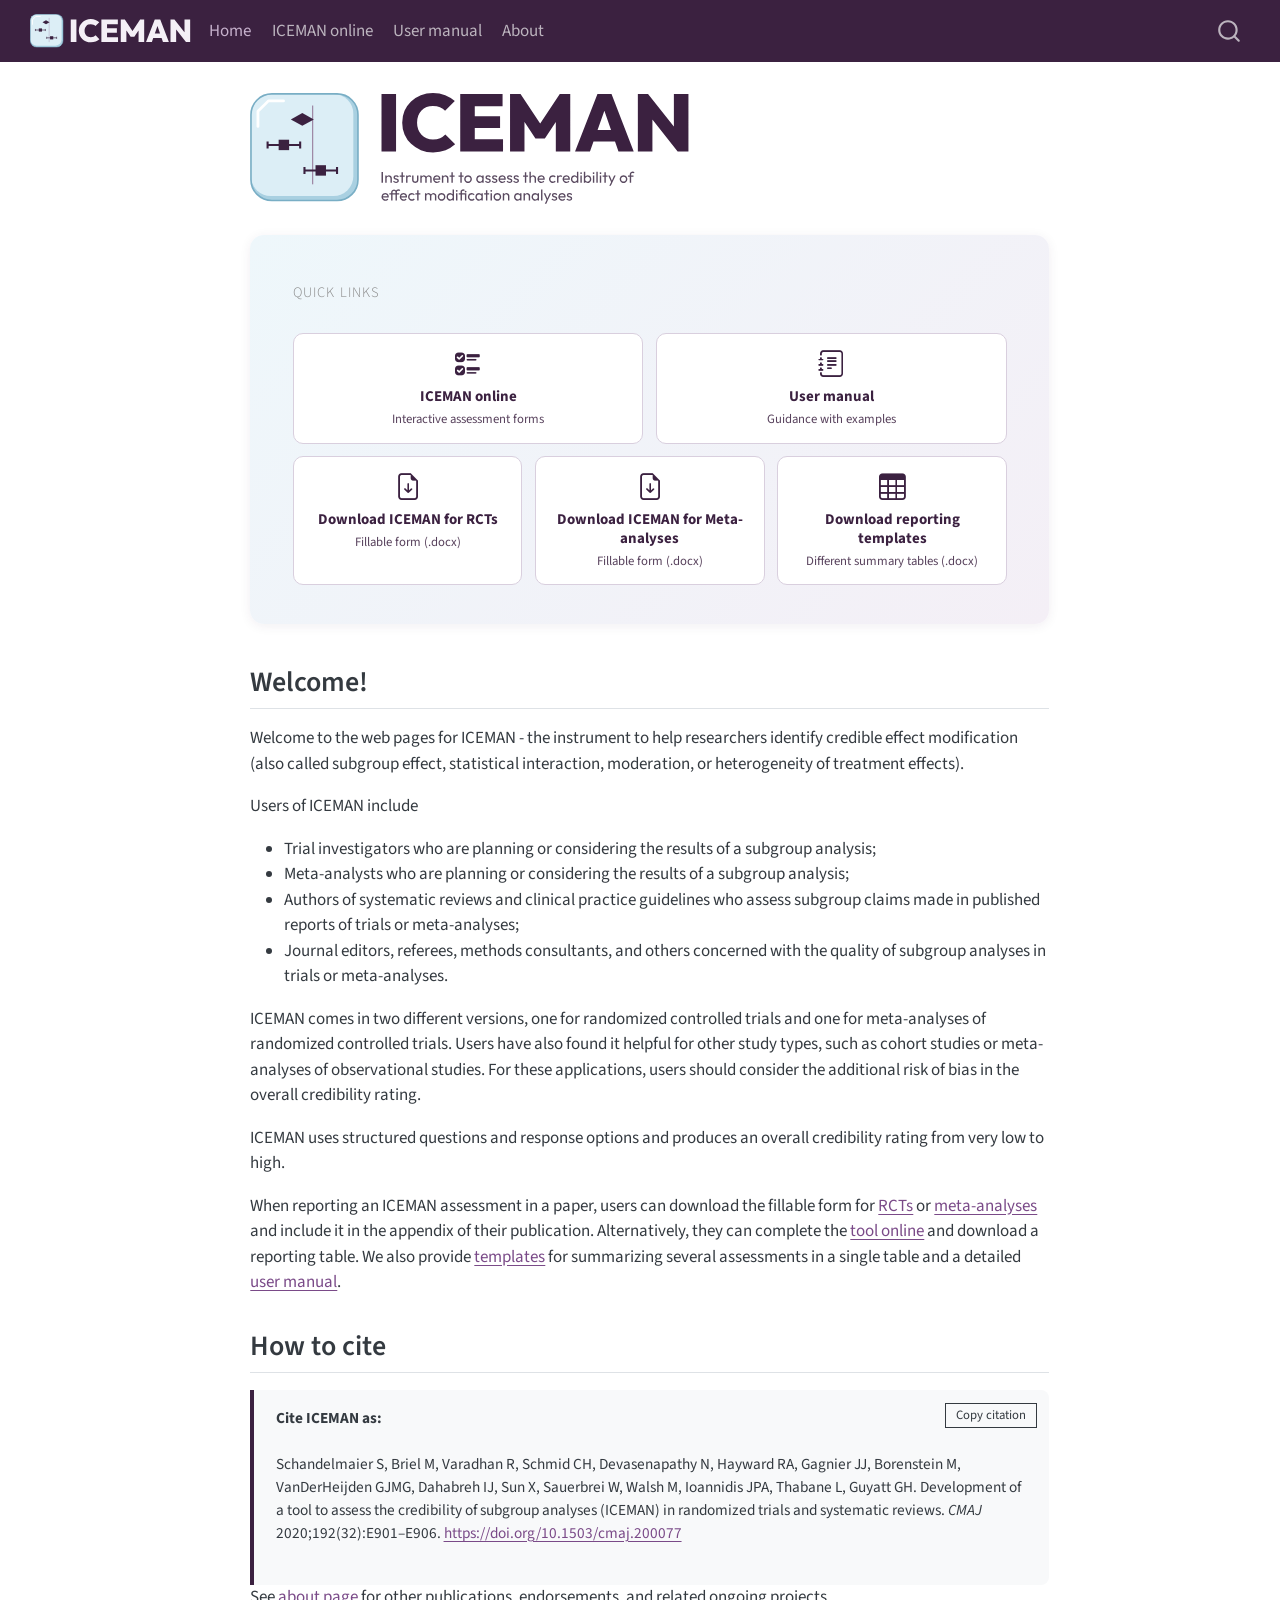
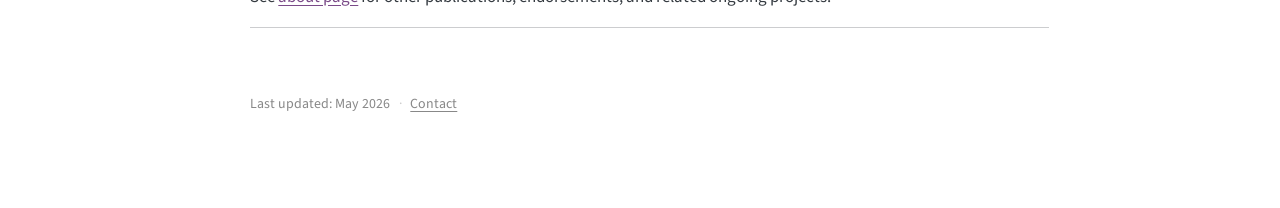
<file: docs/index.html>
<!DOCTYPE html>
<html xmlns="http://www.w3.org/1999/xhtml" lang="en" xml:lang="en"><head>

<meta charset="utf-8">
<meta name="generator" content="quarto-1.9.37">

<meta name="viewport" content="width=device-width, initial-scale=1.0, user-scalable=yes">


<title>ICEMAN</title>
<style>
/* Default styles provided by pandoc.
** See https://pandoc.org/MANUAL.html#variables-for-html for config info.
*/
code{white-space: pre-wrap;}
span.smallcaps{font-variant: small-caps;}
div.columns{display: flex; gap: min(4vw, 1.5em);}
div.column{flex: auto; overflow-x: auto;}
div.hanging-indent{margin-left: 1.5em; text-indent: -1.5em;}
ul.task-list{list-style: none;}
ul.task-list li input[type="checkbox"] {
  width: 0.8em;
  margin: 0 0.8em 0.2em -1em; /* quarto-specific, see https://github.com/quarto-dev/quarto-cli/issues/4556 */ 
  vertical-align: middle;
}
</style>


<script src="site_libs/quarto-nav/quarto-nav.js"></script>
<script src="site_libs/quarto-nav/headroom.min.js"></script>
<script src="site_libs/clipboard/clipboard.min.js"></script>
<script src="site_libs/quarto-search/autocomplete.umd.js"></script>
<script src="site_libs/quarto-search/fuse.min.js"></script>
<script src="site_libs/quarto-search/quarto-search.js"></script>
<meta name="quarto:offset" content="./">
<link href="./favicon.ico" rel="icon">
<script src="site_libs/quarto-html/quarto.js" type="module"></script>
<script src="site_libs/quarto-html/tabsets/tabsets.js" type="module"></script>
<script src="site_libs/quarto-html/popper.min.js"></script>
<script src="site_libs/quarto-html/tippy.umd.min.js"></script>
<link href="site_libs/quarto-html/tippy.css" rel="stylesheet">
<link href="site_libs/quarto-html/quarto-syntax-highlighting-7f8f88aac4f3542376d5c11b86a4c14d.css" rel="stylesheet" id="quarto-text-highlighting-styles">
<script src="site_libs/bootstrap/bootstrap.min.js"></script>
<link href="site_libs/bootstrap/bootstrap-icons.css" rel="stylesheet">
<link href="site_libs/bootstrap/bootstrap-e08053616659bd935400a237fe03e637.min.css" rel="stylesheet" append-hash="true" id="quarto-bootstrap" data-mode="light">
<script id="quarto-search-options" type="application/json">{
  "location": "navbar",
  "copy-button": false,
  "collapse-after": 3,
  "panel-placement": "end",
  "type": "overlay",
  "limit": 50,
  "keyboard-shortcut": [
    "f",
    "/",
    "s"
  ],
  "show-item-context": false,
  "language": {
    "search-no-results-text": "No results",
    "search-matching-documents-text": "matching documents",
    "search-copy-link-title": "Copy link to search",
    "search-hide-matches-text": "Hide additional matches",
    "search-more-match-text": "more match in this document",
    "search-more-matches-text": "more matches in this document",
    "search-clear-button-title": "Clear",
    "search-text-placeholder": "",
    "search-detached-cancel-button-title": "Cancel",
    "search-submit-button-title": "Submit",
    "search-label": "Search"
  }
}</script>
<link rel="apple-touch-icon" href="./apple-touch-icon.png">


<link rel="stylesheet" href="assets/custom.css">
<meta property="og:title" content="ICEMAN">
<meta property="og:description" content="A structured instrument for assessing the credibility of subgroup effects in randomized trials and meta-analyses.">
<meta property="og:image" content="https://www.iceman.help/assets/logo/png/iceman-project-card-1200x630.png">
<meta property="og:site_name" content="ICEMAN">
<meta property="og:image:height" content="630">
<meta property="og:image:width" content="1200">
<meta name="twitter:title" content="ICEMAN">
<meta name="twitter:description" content="A structured instrument for assessing the credibility of subgroup effects in randomized trials and meta-analyses.">
<meta name="twitter:image" content="https://www.iceman.help/assets/logo/png/iceman-project-card-1200x630.png">
<meta name="twitter:card" content="summary_large_image">
<meta name="twitter:image-height" content="630">
<meta name="twitter:image-width" content="1200">
</head>

<body class="nav-fixed fullcontent quarto-light">

<div id="quarto-search-results"></div>
  <header id="quarto-header" class="headroom fixed-top">
    <nav class="navbar navbar-expand-lg " data-bs-theme="dark">
      <div class="navbar-container container-fluid">
      <div class="navbar-brand-container mx-auto">
    <a href="./index.html" class="navbar-brand navbar-brand-logo">
    <img src="./assets/logo/svg/iceman-lockup-compact-header.svg" alt="ICEMAN" class="navbar-logo light-content">
    <img src="./assets/logo/svg/iceman-lockup-compact-header.svg" alt="ICEMAN" class="navbar-logo dark-content">
    </a>
  </div>
            <div id="quarto-search" class="" title="Search"></div>
          <button class="navbar-toggler" type="button" data-bs-toggle="collapse" data-bs-target="#navbarCollapse" aria-controls="navbarCollapse" role="menu" aria-expanded="false" aria-label="Toggle navigation" onclick="if (window.quartoToggleHeadroom) { window.quartoToggleHeadroom(); }">
  <span class="navbar-toggler-icon"></span>
</button>
          <div class="collapse navbar-collapse" id="navbarCollapse">
            <ul class="navbar-nav navbar-nav-scroll me-auto">
  <li class="nav-item">
    <a class="nav-link active" href="./index.html" aria-current="page"> 
<span class="menu-text">Home</span></a>
  </li>  
  <li class="nav-item">
    <a class="nav-link" href="./tool.html"> 
<span class="menu-text">ICEMAN online</span></a>
  </li>  
  <li class="nav-item">
    <a class="nav-link" href="./manual/index.html" target="iceman-manual"> 
<span class="menu-text">User manual</span></a>
  </li>  
  <li class="nav-item">
    <a class="nav-link" href="./about.html"> 
<span class="menu-text">About</span></a>
  </li>  
</ul>
          </div> <!-- /navcollapse -->
            <div class="quarto-navbar-tools">
</div>
      </div> <!-- /container-fluid -->
    </nav>
</header>
<!-- content -->
<div id="quarto-content" class="quarto-container page-columns page-rows-contents page-layout-article page-navbar">
<!-- sidebar -->
<!-- margin-sidebar -->
    
<!-- main -->
<main class="content" id="quarto-document-content"><header id="title-block-header" class="quarto-title-block"><h1 class="hero-logo title display-7"><img src="assets/logo/svg/iceman-lockup-hero.svg" alt="ICEMAN: Instrument to assess the credibility of effect modification analyses" width="454" height="117"></h1></header>




<div class="hero-intro">
  
</div>
<div class="hero">
  <p class="lead">Quick links</p>
  <div class="hero-cards-row hero-cards-top">
    <a href="./tool.html" class="hero-card">
      <i class="bi bi-ui-checks hero-card-icon" aria-hidden="true"></i>
      <div class="hero-card-title">ICEMAN online</div>
      <div class="hero-card-sub">Interactive assessment forms</div>
    </a>
    <a href="./manual/index.html" target="iceman-manual" class="hero-card">
      <i class="bi bi-journal-text hero-card-icon" aria-hidden="true"></i>
      <div class="hero-card-title">User manual</div>
      <div class="hero-card-sub">Guidance with examples</div>
    </a>
  </div>
  <div class="hero-cards-row hero-cards-bottom">
    <a href="files/iceman-rct-form.docx" class="hero-card">
      <i class="bi bi-file-earmark-arrow-down hero-card-icon" aria-hidden="true"></i>
      <div class="hero-card-title">Download ICEMAN for RCTs</div>
      <div class="hero-card-sub">Fillable form (.docx)</div>
    </a>
    <a href="files/iceman-meta-analysis-form.docx" class="hero-card">
      <i class="bi bi-file-earmark-arrow-down hero-card-icon" aria-hidden="true"></i>
      <div class="hero-card-title">Download ICEMAN for Meta-analyses</div>
      <div class="hero-card-sub">Fillable form (.docx)</div>
    </a>
    <a href="files/iceman-table-templates.docx" class="hero-card">
      <i class="bi bi-table hero-card-icon" aria-hidden="true"></i>
      <div class="hero-card-title">Download reporting templates</div>
      <div class="hero-card-sub">Different summary tables (.docx)</div>
    </a>
  </div>
</div>
<section id="welcome" class="level2">
<h2 data-anchor-id="welcome">Welcome!</h2>
<p>Welcome to the web pages for ICEMAN - the instrument to help researchers identify credible effect modification (also called subgroup effect, statistical interaction, moderation, or heterogeneity of treatment effects).</p>
<p>Users of ICEMAN include</p>
<ul>
<li>Trial investigators who are planning or considering the results of a subgroup analysis;</li>
<li>Meta-analysts who are planning or considering the results of a subgroup analysis;</li>
<li>Authors of systematic reviews and clinical practice guidelines who assess subgroup claims made in published reports of trials or meta-analyses;</li>
<li>Journal editors, referees, methods consultants, and others concerned with the quality of subgroup analyses in trials or meta-analyses.</li>
</ul>
<p>ICEMAN comes in two different versions, one for randomized controlled trials and one for meta-analyses of randomized controlled trials. Users have also found it helpful for other study types, such as cohort studies or meta-analyses of observational studies. For these applications, users should consider the additional risk of bias in the overall credibility rating.</p>
<p>ICEMAN uses structured questions and response options and produces an overall credibility rating from very low to high.</p>
<p>When reporting an ICEMAN assessment in a paper, users can download the fillable form for <a href="files/iceman-rct-form.docx">RCTs</a> or <a href="files/iceman-meta-analysis-form.docx">meta-analyses</a> and include it in the appendix of their publication. Alternatively, they can complete the <a href="./tool.html">tool online</a> and download a reporting table. We also provide <a href="files/iceman-table-templates.docx">templates</a> for summarizing several assessments in a single table and a detailed <a href="./manual/index.html" target="iceman-manual">user manual</a>.</p>
</section>
<section id="how-to-cite" class="level2">
<h2 data-anchor-id="how-to-cite">How to cite</h2>
<div class="cite-box">
  <strong>Cite ICEMAN as:</strong><br><br>
  Schandelmaier S, Briel M, Varadhan R, Schmid CH, Devasenapathy N, Hayward RA,
  Gagnier JJ, Borenstein M, VanDerHeijden GJMG, Dahabreh IJ, Sun X, Sauerbrei W,
  Walsh M, Ioannidis JPA, Thabane L, Guyatt GH.
  Development of a tool to assess the credibility of subgroup analyses (ICEMAN)
  in randomized trials and systematic reviews.
  <em>CMAJ</em> 2020;192(32):E901–E906.
  <a href="https://doi.org/10.1503/cmaj.200077" target="_blank">https://doi.org/10.1503/cmaj.200077</a>
  <br><br>
  <button class="btn btn-sm btn-outline-secondary copy-btn" onclick="navigator.clipboard.writeText('Schandelmaier S, et al. Development of a tool to assess the credibility of subgroup analyses (ICEMAN) in randomized trials and systematic reviews. CMAJ 2020;192(32):E901–E906. https://doi.org/10.1503/cmaj.200077'); this.textContent='Copied!'; setTimeout(()=>this.textContent='Copy',2000)">
    Copy citation
  </button>
</div>
<p>See <a href="./about.html#ongoing-projects">about page</a> for other publications, endorsements, and related ongoing projects.</p>
<hr>
<footer class="site-footer">
  <span>Last updated: May 2026</span>
  <span class="footer-sep">·</span>
  <a href="mailto:s.schandelmaier@gmail.com">Contact</a>
</footer>


</section>

</main> <!-- /main -->
<script id="quarto-html-after-body" type="application/javascript">
  window.document.addEventListener("DOMContentLoaded", function (event) {
    const isCodeAnnotation = (el) => {
      for (const clz of el.classList) {
        if (clz.startsWith('code-annotation-')) {                     
          return true;
        }
      }
      return false;
    }
    const onCopySuccess = function(e) {
      // button target
      const button = e.trigger;
      // don't keep focus
      button.blur();
      // flash "checked"
      button.classList.add('code-copy-button-checked');
      var currentTitle = button.getAttribute("title");
      button.setAttribute("title", "Copied!");
      let tooltip;
      if (window.bootstrap) {
        button.setAttribute("data-bs-toggle", "tooltip");
        button.setAttribute("data-bs-placement", "left");
        button.setAttribute("data-bs-title", "Copied!");
        tooltip = new bootstrap.Tooltip(button, 
          { trigger: "manual", 
            customClass: "code-copy-button-tooltip",
            offset: [0, -8]});
        tooltip.show();    
      }
      setTimeout(function() {
        if (tooltip) {
          tooltip.hide();
          button.removeAttribute("data-bs-title");
          button.removeAttribute("data-bs-toggle");
          button.removeAttribute("data-bs-placement");
        }
        button.setAttribute("title", currentTitle);
        button.classList.remove('code-copy-button-checked');
      }, 1000);
      // clear code selection
      e.clearSelection();
    }
    const getTextToCopy = function(trigger) {
      const outerScaffold = trigger.parentElement.cloneNode(true);
      const codeEl = outerScaffold.querySelector('code');
      for (const childEl of codeEl.children) {
        if (isCodeAnnotation(childEl)) {
          childEl.remove();
        }
      }
      return codeEl.innerText;
    }
    const clipboard = new window.ClipboardJS('.code-copy-button:not([data-in-quarto-modal])', {
      text: getTextToCopy
    });
    clipboard.on('success', onCopySuccess);
    if (window.document.getElementById('quarto-embedded-source-code-modal')) {
      const clipboardModal = new window.ClipboardJS('.code-copy-button[data-in-quarto-modal]', {
        text: getTextToCopy,
        container: window.document.getElementById('quarto-embedded-source-code-modal')
      });
      clipboardModal.on('success', onCopySuccess);
    }
      var localhostRegex = new RegExp(/^(?:http|https):\/\/localhost\:?[0-9]*\//);
      var mailtoRegex = new RegExp(/^mailto:/);
        var filterRegex = new RegExp("https:\/\/www\.iceman\.help");
      var isInternal = (href) => {
          return filterRegex.test(href) || localhostRegex.test(href) || mailtoRegex.test(href);
      }
      // Inspect non-navigation links and adorn them if external
     var links = window.document.querySelectorAll('a[href]:not(.nav-link):not(.navbar-brand):not(.toc-action):not(.sidebar-link):not(.sidebar-item-toggle):not(.pagination-link):not(.no-external):not([aria-hidden]):not(.dropdown-item):not(.quarto-navigation-tool):not(.about-link)');
      for (var i=0; i<links.length; i++) {
        const link = links[i];
        if (!isInternal(link.href)) {
          // undo the damage that might have been done by quarto-nav.js in the case of
          // links that we want to consider external
          if (link.dataset.originalHref !== undefined) {
            link.href = link.dataset.originalHref;
          }
        }
      }
    function tippyHover(el, contentFn, onTriggerFn, onUntriggerFn) {
      const config = {
        allowHTML: true,
        maxWidth: 500,
        delay: 100,
        arrow: false,
        appendTo: function(el) {
            return el.parentElement;
        },
        interactive: true,
        interactiveBorder: 10,
        theme: 'quarto',
        placement: 'bottom-start',
      };
      if (contentFn) {
        config.content = contentFn;
      }
      if (onTriggerFn) {
        config.onTrigger = onTriggerFn;
      }
      if (onUntriggerFn) {
        config.onUntrigger = onUntriggerFn;
      }
      window.tippy(el, config); 
    }
    const noterefs = window.document.querySelectorAll('a[role="doc-noteref"]');
    for (var i=0; i<noterefs.length; i++) {
      const ref = noterefs[i];
      tippyHover(ref, function() {
        // use id or data attribute instead here
        let href = ref.getAttribute('data-footnote-href') || ref.getAttribute('href');
        try { href = new URL(href).hash; } catch {}
        const id = href.replace(/^#\/?/, "");
        const note = window.document.getElementById(id);
        if (note) {
          return note.innerHTML;
        } else {
          return "";
        }
      });
    }
    const xrefs = window.document.querySelectorAll('a.quarto-xref');
    const processXRef = (id, note) => {
      // Strip column container classes
      const stripColumnClz = (el) => {
        el.classList.remove("page-full", "page-columns");
        if (el.children) {
          for (const child of el.children) {
            stripColumnClz(child);
          }
        }
      }
      stripColumnClz(note)
      if (id === null || id.startsWith('sec-')) {
        // Special case sections, only their first couple elements
        const container = document.createElement("div");
        if (note.children && note.children.length > 2) {
          container.appendChild(note.children[0].cloneNode(true));
          for (let i = 1; i < note.children.length; i++) {
            const child = note.children[i];
            if (child.tagName === "P" && child.innerText === "") {
              continue;
            } else {
              container.appendChild(child.cloneNode(true));
              break;
            }
          }
          if (window.Quarto?.typesetMath) {
            window.Quarto.typesetMath(container);
          }
          return container.innerHTML
        } else {
          if (window.Quarto?.typesetMath) {
            window.Quarto.typesetMath(note);
          }
          return note.innerHTML;
        }
      } else {
        // Remove any anchor links if they are present
        const anchorLink = note.querySelector('a.anchorjs-link');
        if (anchorLink) {
          anchorLink.remove();
        }
        if (window.Quarto?.typesetMath) {
          window.Quarto.typesetMath(note);
        }
        if (note.classList.contains("callout")) {
          return note.outerHTML;
        } else {
          return note.innerHTML;
        }
      }
    }
    for (var i=0; i<xrefs.length; i++) {
      const xref = xrefs[i];
      tippyHover(xref, undefined, function(instance) {
        instance.disable();
        let url = xref.getAttribute('href');
        let hash = undefined; 
        if (url.startsWith('#')) {
          hash = url;
        } else {
          try { hash = new URL(url).hash; } catch {}
        }
        if (hash) {
          const id = hash.replace(/^#\/?/, "");
          const note = window.document.getElementById(id);
          if (note !== null) {
            try {
              const html = processXRef(id, note.cloneNode(true));
              instance.setContent(html);
            } finally {
              instance.enable();
              instance.show();
            }
          } else {
            // See if we can fetch this
            fetch(url.split('#')[0])
            .then(res => res.text())
            .then(html => {
              const parser = new DOMParser();
              const htmlDoc = parser.parseFromString(html, "text/html");
              const note = htmlDoc.getElementById(id);
              if (note !== null) {
                const html = processXRef(id, note);
                instance.setContent(html);
              } 
            }).finally(() => {
              instance.enable();
              instance.show();
            });
          }
        } else {
          // See if we can fetch a full url (with no hash to target)
          // This is a special case and we should probably do some content thinning / targeting
          fetch(url)
          .then(res => res.text())
          .then(html => {
            const parser = new DOMParser();
            const htmlDoc = parser.parseFromString(html, "text/html");
            const note = htmlDoc.querySelector('main.content');
            if (note !== null) {
              // This should only happen for chapter cross references
              // (since there is no id in the URL)
              // remove the first header
              if (note.children.length > 0 && note.children[0].tagName === "HEADER") {
                note.children[0].remove();
              }
              const html = processXRef(null, note);
              instance.setContent(html);
            } 
          }).finally(() => {
            instance.enable();
            instance.show();
          });
        }
      }, function(instance) {
      });
    }
        let selectedAnnoteEl;
        const selectorForAnnotation = ( cell, annotation) => {
          let cellAttr = 'data-code-cell="' + cell + '"';
          let lineAttr = 'data-code-annotation="' +  annotation + '"';
          const selector = 'span[' + cellAttr + '][' + lineAttr + ']';
          return selector;
        }
        const selectCodeLines = (annoteEl) => {
          const doc = window.document;
          const targetCell = annoteEl.getAttribute("data-target-cell");
          const targetAnnotation = annoteEl.getAttribute("data-target-annotation");
          const annoteSpan = window.document.querySelector(selectorForAnnotation(targetCell, targetAnnotation));
          const lines = annoteSpan.getAttribute("data-code-lines").split(",");
          const lineIds = lines.map((line) => {
            return targetCell + "-" + line;
          })
          let top = null;
          let height = null;
          let parent = null;
          if (lineIds.length > 0) {
              //compute the position of the single el (top and bottom and make a div)
              const el = window.document.getElementById(lineIds[0]);
              top = el.offsetTop;
              height = el.offsetHeight;
              parent = el.parentElement.parentElement;
            if (lineIds.length > 1) {
              const lastEl = window.document.getElementById(lineIds[lineIds.length - 1]);
              const bottom = lastEl.offsetTop + lastEl.offsetHeight;
              height = bottom - top;
            }
            if (top !== null && height !== null && parent !== null) {
              // cook up a div (if necessary) and position it 
              let div = window.document.getElementById("code-annotation-line-highlight");
              if (div === null) {
                div = window.document.createElement("div");
                div.setAttribute("id", "code-annotation-line-highlight");
                div.style.position = 'absolute';
                parent.appendChild(div);
              }
              div.style.top = top - 2 + "px";
              div.style.height = height + 4 + "px";
              div.style.left = 0;
              let gutterDiv = window.document.getElementById("code-annotation-line-highlight-gutter");
              if (gutterDiv === null) {
                gutterDiv = window.document.createElement("div");
                gutterDiv.setAttribute("id", "code-annotation-line-highlight-gutter");
                gutterDiv.style.position = 'absolute';
                const codeCell = window.document.getElementById(targetCell);
                const gutter = codeCell.querySelector('.code-annotation-gutter');
                gutter.appendChild(gutterDiv);
              }
              gutterDiv.style.top = top - 2 + "px";
              gutterDiv.style.height = height + 4 + "px";
            }
            selectedAnnoteEl = annoteEl;
          }
        };
        const unselectCodeLines = () => {
          const elementsIds = ["code-annotation-line-highlight", "code-annotation-line-highlight-gutter"];
          elementsIds.forEach((elId) => {
            const div = window.document.getElementById(elId);
            if (div) {
              div.remove();
            }
          });
          selectedAnnoteEl = undefined;
        };
          // Handle positioning of the toggle
      window.addEventListener(
        "resize",
        throttle(() => {
          elRect = undefined;
          if (selectedAnnoteEl) {
            selectCodeLines(selectedAnnoteEl);
          }
        }, 10)
      );
      function throttle(fn, ms) {
      let throttle = false;
      let timer;
        return (...args) => {
          if(!throttle) { // first call gets through
              fn.apply(this, args);
              throttle = true;
          } else { // all the others get throttled
              if(timer) clearTimeout(timer); // cancel #2
              timer = setTimeout(() => {
                fn.apply(this, args);
                timer = throttle = false;
              }, ms);
          }
        };
      }
        // Attach click handler to the DT
        const annoteDls = window.document.querySelectorAll('dt[data-target-cell]');
        for (const annoteDlNode of annoteDls) {
          annoteDlNode.addEventListener('click', (event) => {
            const clickedEl = event.target;
            if (clickedEl !== selectedAnnoteEl) {
              unselectCodeLines();
              const activeEl = window.document.querySelector('dt[data-target-cell].code-annotation-active');
              if (activeEl) {
                activeEl.classList.remove('code-annotation-active');
              }
              selectCodeLines(clickedEl);
              clickedEl.classList.add('code-annotation-active');
            } else {
              // Unselect the line
              unselectCodeLines();
              clickedEl.classList.remove('code-annotation-active');
            }
          });
        }
    const findCites = (el) => {
      const parentEl = el.parentElement;
      if (parentEl) {
        const cites = parentEl.dataset.cites;
        if (cites) {
          return {
            el,
            cites: cites.split(' ')
          };
        } else {
          return findCites(el.parentElement)
        }
      } else {
        return undefined;
      }
    };
    var bibliorefs = window.document.querySelectorAll('a[role="doc-biblioref"]');
    for (var i=0; i<bibliorefs.length; i++) {
      const ref = bibliorefs[i];
      const citeInfo = findCites(ref);
      if (citeInfo) {
        tippyHover(citeInfo.el, function() {
          var popup = window.document.createElement('div');
          citeInfo.cites.forEach(function(cite) {
            var citeDiv = window.document.createElement('div');
            citeDiv.classList.add('hanging-indent');
            citeDiv.classList.add('csl-entry');
            var biblioDiv = window.document.getElementById('ref-' + cite);
            if (biblioDiv) {
              citeDiv.innerHTML = biblioDiv.innerHTML;
            }
            popup.appendChild(citeDiv);
          });
          return popup.innerHTML;
        });
      }
    }
  });
  </script>
</div> <!-- /content -->




</body></html>
</file>
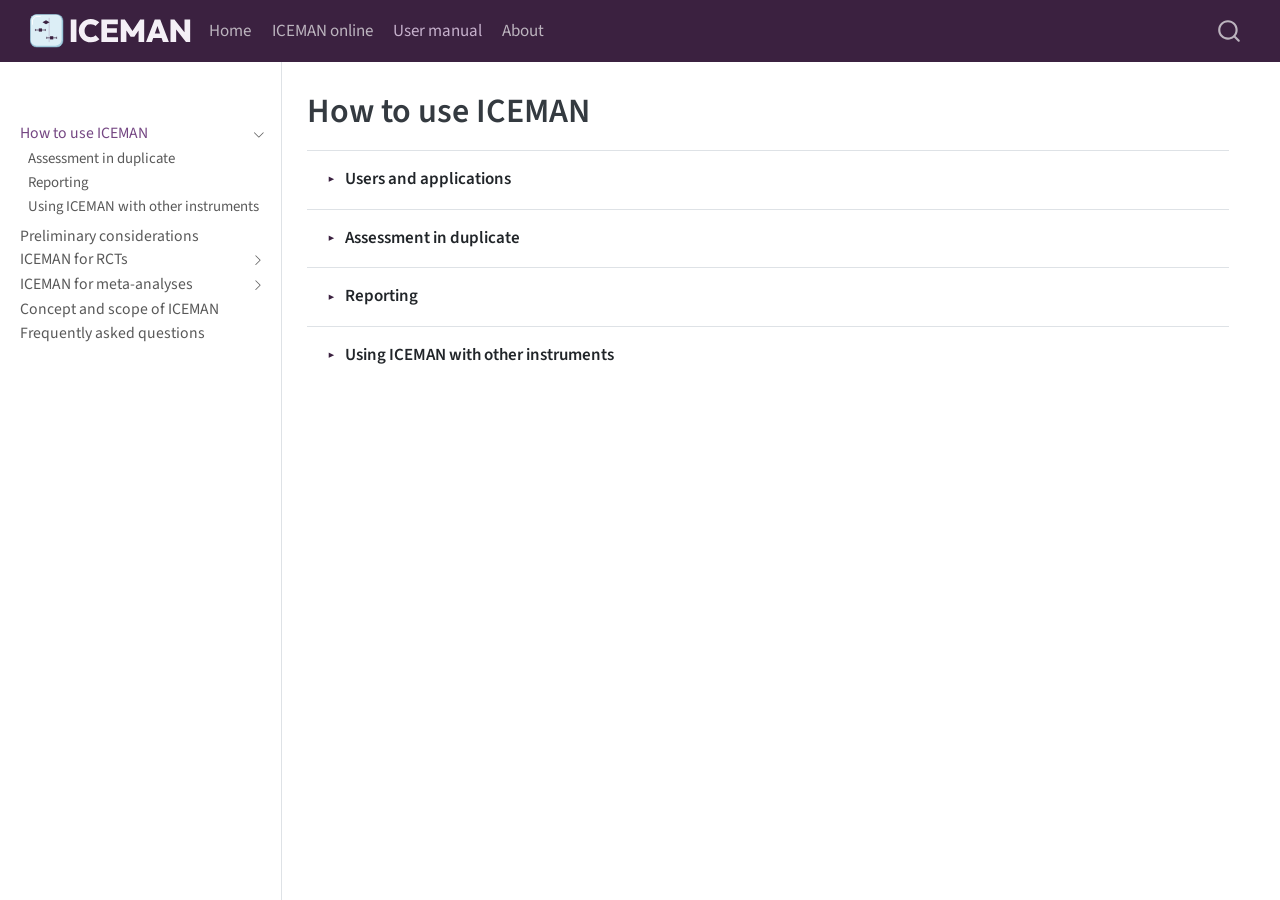
<file: docs/manual/index.html>
<!DOCTYPE html>
<html xmlns="http://www.w3.org/1999/xhtml" lang="en" xml:lang="en"><head>

<meta charset="utf-8">
<meta name="generator" content="quarto-1.9.37">

<meta name="viewport" content="width=device-width, initial-scale=1.0, user-scalable=yes">


<title>How to use ICEMAN – ICEMAN</title>
<style>
/* Default styles provided by pandoc.
** See https://pandoc.org/MANUAL.html#variables-for-html for config info.
*/
code{white-space: pre-wrap;}
span.smallcaps{font-variant: small-caps;}
div.columns{display: flex; gap: min(4vw, 1.5em);}
div.column{flex: auto; overflow-x: auto;}
div.hanging-indent{margin-left: 1.5em; text-indent: -1.5em;}
ul.task-list{list-style: none;}
ul.task-list li input[type="checkbox"] {
  width: 0.8em;
  margin: 0 0.8em 0.2em -1em; /* quarto-specific, see https://github.com/quarto-dev/quarto-cli/issues/4556 */ 
  vertical-align: middle;
}
/* CSS for citations */
div.csl-bib-body { }
div.csl-entry {
  clear: both;
}
.hanging-indent div.csl-entry {
  margin-left:2em;
  text-indent:-2em;
}
div.csl-left-margin {
  min-width:2em;
  float:left;
}
div.csl-right-inline {
  margin-left:2em;
  padding-left:1em;
}
div.csl-indent {
  margin-left: 2em;
}</style>


<script src="../site_libs/quarto-nav/quarto-nav.js"></script>
<script src="../site_libs/quarto-nav/headroom.min.js"></script>
<script src="../site_libs/clipboard/clipboard.min.js"></script>
<script src="../site_libs/quarto-search/autocomplete.umd.js"></script>
<script src="../site_libs/quarto-search/fuse.min.js"></script>
<script src="../site_libs/quarto-search/quarto-search.js"></script>
<meta name="quarto:offset" content="../">
<link href="../favicon.ico" rel="icon">
<script src="../site_libs/quarto-html/quarto.js" type="module"></script>
<script src="../site_libs/quarto-html/tabsets/tabsets.js" type="module"></script>
<script src="../site_libs/quarto-html/popper.min.js"></script>
<script src="../site_libs/quarto-html/tippy.umd.min.js"></script>
<link href="../site_libs/quarto-html/tippy.css" rel="stylesheet">
<link href="../site_libs/quarto-html/quarto-syntax-highlighting-7f8f88aac4f3542376d5c11b86a4c14d.css" rel="stylesheet" id="quarto-text-highlighting-styles">
<script src="../site_libs/bootstrap/bootstrap.min.js"></script>
<link href="../site_libs/bootstrap/bootstrap-icons.css" rel="stylesheet">
<link href="../site_libs/bootstrap/bootstrap-e08053616659bd935400a237fe03e637.min.css" rel="stylesheet" append-hash="true" id="quarto-bootstrap" data-mode="light">
<script id="quarto-search-options" type="application/json">{
  "location": "navbar",
  "copy-button": false,
  "collapse-after": 3,
  "panel-placement": "end",
  "type": "overlay",
  "limit": 50,
  "keyboard-shortcut": [
    "f",
    "/",
    "s"
  ],
  "show-item-context": false,
  "language": {
    "search-no-results-text": "No results",
    "search-matching-documents-text": "matching documents",
    "search-copy-link-title": "Copy link to search",
    "search-hide-matches-text": "Hide additional matches",
    "search-more-match-text": "more match in this document",
    "search-more-matches-text": "more matches in this document",
    "search-clear-button-title": "Clear",
    "search-text-placeholder": "",
    "search-detached-cancel-button-title": "Cancel",
    "search-submit-button-title": "Submit",
    "search-label": "Search"
  }
}</script>
<link rel="apple-touch-icon" href="../apple-touch-icon.png">
<script>window.name = 'iceman-manual';</script>


<link rel="stylesheet" href="../assets/custom.css">
<meta property="og:title" content="How to use ICEMAN – ICEMAN">
<meta property="og:description" content="ICEMAN is an instrument for assessing the credibility of effect modification analyses in randomized trials and meta-analyses.">
<meta property="og:image" content="https://www.iceman.help/assets/logo/png/iceman-project-card-1200x630.png">
<meta property="og:site_name" content="ICEMAN">
<meta property="og:image:height" content="630">
<meta property="og:image:width" content="1200">
<meta name="twitter:title" content="How to use ICEMAN – ICEMAN">
<meta name="twitter:description" content="ICEMAN is an instrument for assessing the credibility of effect modification analyses in randomized trials and meta-analyses.">
<meta name="twitter:image" content="https://www.iceman.help/assets/logo/png/iceman-project-card-1200x630.png">
<meta name="twitter:card" content="summary_large_image">
<meta name="twitter:image-height" content="630">
<meta name="twitter:image-width" content="1200">
</head>

<body class="nav-sidebar docked nav-fixed fullcontent quarto-light">

<div id="quarto-search-results"></div>
  <header id="quarto-header" class="headroom fixed-top">
    <nav class="navbar navbar-expand-lg " data-bs-theme="dark">
      <div class="navbar-container container-fluid">
      <div class="navbar-brand-container mx-auto">
    <a href="../index.html" class="navbar-brand navbar-brand-logo">
    <img src="../assets/logo/svg/iceman-lockup-compact-header.svg" alt="ICEMAN" class="navbar-logo light-content">
    <img src="../assets/logo/svg/iceman-lockup-compact-header.svg" alt="ICEMAN" class="navbar-logo dark-content">
    </a>
  </div>
            <div id="quarto-search" class="" title="Search"></div>
          <button class="navbar-toggler" type="button" data-bs-toggle="collapse" data-bs-target="#navbarCollapse" aria-controls="navbarCollapse" role="menu" aria-expanded="false" aria-label="Toggle navigation" onclick="if (window.quartoToggleHeadroom) { window.quartoToggleHeadroom(); }">
  <span class="navbar-toggler-icon"></span>
</button>
          <div class="collapse navbar-collapse" id="navbarCollapse">
            <ul class="navbar-nav navbar-nav-scroll me-auto">
  <li class="nav-item">
    <a class="nav-link" href="../index.html"> 
<span class="menu-text">Home</span></a>
  </li>  
  <li class="nav-item">
    <a class="nav-link" href="../tool.html"> 
<span class="menu-text">ICEMAN online</span></a>
  </li>  
  <li class="nav-item">
    <a class="nav-link active" href="../manual/index.html" target="iceman-manual" aria-current="page"> 
<span class="menu-text">User manual</span></a>
  </li>  
  <li class="nav-item">
    <a class="nav-link" href="../about.html"> 
<span class="menu-text">About</span></a>
  </li>  
</ul>
          </div> <!-- /navcollapse -->
            <div class="quarto-navbar-tools">
</div>
      </div> <!-- /container-fluid -->
    </nav>
  <nav class="quarto-secondary-nav">
    <div class="container-fluid d-flex">
      <button type="button" class="quarto-btn-toggle btn" data-bs-toggle="collapse" role="button" data-bs-target=".quarto-sidebar-collapse-item" aria-controls="quarto-sidebar" aria-expanded="false" aria-label="Toggle sidebar navigation" onclick="if (window.quartoToggleHeadroom) { window.quartoToggleHeadroom(); }">
        <i class="bi bi-layout-text-sidebar-reverse"></i>
      </button>
        <nav class="quarto-page-breadcrumbs" aria-label="breadcrumb"><ol class="breadcrumb"><li class="breadcrumb-item"><a href="../manual/index.html">How to use ICEMAN</a></li></ol></nav>
        <a class="flex-grow-1" role="navigation" data-bs-toggle="collapse" data-bs-target=".quarto-sidebar-collapse-item" aria-controls="quarto-sidebar" aria-expanded="false" aria-label="Toggle sidebar navigation" onclick="if (window.quartoToggleHeadroom) { window.quartoToggleHeadroom(); }">      
        </a>
      <button type="button" class="btn quarto-search-button" aria-label="Search" onclick="window.quartoOpenSearch();">
        <i class="bi bi-search"></i>
      </button>
    </div>
  </nav>
</header>
<!-- content -->
<div id="quarto-content" class="quarto-container page-columns page-rows-contents page-layout-article page-navbar">
<!-- sidebar -->
  <nav id="quarto-sidebar" class="sidebar collapse collapse-horizontal quarto-sidebar-collapse-item sidebar-navigation docked overflow-auto">
        <div class="mt-2 flex-shrink-0 align-items-center">
        <div class="sidebar-search">
        <div id="quarto-search" class="" title="Search"></div>
        </div>
        </div>
    <div class="sidebar-menu-container"> 
    <ul class="list-unstyled mt-1">
        <li class="sidebar-item sidebar-item-section">
      <div class="sidebar-item-container"> 
            <a href="../manual/index.html" class="sidebar-item-text sidebar-link active">
 <span class="menu-text">How to use ICEMAN</span></a>
          <a class="sidebar-item-toggle text-start" data-bs-toggle="collapse" data-bs-target="#quarto-sidebar-section-1" role="navigation" aria-expanded="true" aria-label="Toggle section">
            <i class="bi bi-chevron-right ms-2"></i>
          </a> 
      </div>
      <ul id="quarto-sidebar-section-1" class="collapse list-unstyled sidebar-section depth1 show">  
          <li class="sidebar-item">
  <div class="sidebar-item-container"> 
  <a href="../manual/index.html#assessment-in-duplicate" class="sidebar-item-text sidebar-link">
 <span class="menu-text">Assessment in duplicate</span></a>
  </div>
</li>
          <li class="sidebar-item">
  <div class="sidebar-item-container"> 
  <a href="../manual/index.html#reporting" class="sidebar-item-text sidebar-link">
 <span class="menu-text">Reporting</span></a>
  </div>
</li>
          <li class="sidebar-item">
  <div class="sidebar-item-container"> 
  <a href="../manual/index.html#using-iceman-with-other-instruments" class="sidebar-item-text sidebar-link">
 <span class="menu-text">Using ICEMAN with other instruments</span></a>
  </div>
</li>
      </ul>
  </li>
        <li class="sidebar-item">
  <div class="sidebar-item-container"> 
  <a href="../manual/preliminary.html" class="sidebar-item-text sidebar-link">
 <span class="menu-text">Preliminary considerations</span></a>
  </div>
</li>
        <li class="sidebar-item sidebar-item-section">
      <div class="sidebar-item-container"> 
            <a href="../manual/rct.html" class="sidebar-item-text sidebar-link">
 <span class="menu-text">ICEMAN for RCTs</span></a>
          <a class="sidebar-item-toggle text-start collapsed" data-bs-toggle="collapse" data-bs-target="#quarto-sidebar-section-2" role="navigation" aria-expanded="false" aria-label="Toggle section">
            <i class="bi bi-chevron-right ms-2"></i>
          </a> 
      </div>
      <ul id="quarto-sidebar-section-2" class="collapse list-unstyled sidebar-section depth1 ">  
          <li class="sidebar-item">
  <div class="sidebar-item-container"> 
  <a href="../manual/rct.html#rct-item1" class="sidebar-item-text sidebar-link">
 <span class="menu-text">1 — Direction a priori</span></a>
  </div>
</li>
          <li class="sidebar-item">
  <div class="sidebar-item-container"> 
  <a href="../manual/rct.html#rct-item2" class="sidebar-item-text sidebar-link">
 <span class="menu-text">2 — Prior evidence</span></a>
  </div>
</li>
          <li class="sidebar-item">
  <div class="sidebar-item-container"> 
  <a href="../manual/rct.html#rct-item3" class="sidebar-item-text sidebar-link">
 <span class="menu-text">3 — Interaction test</span></a>
  </div>
</li>
          <li class="sidebar-item">
  <div class="sidebar-item-container"> 
  <a href="../manual/rct.html#rct-item4" class="sidebar-item-text sidebar-link">
 <span class="menu-text">4 — Multiplicity</span></a>
  </div>
</li>
          <li class="sidebar-item">
  <div class="sidebar-item-container"> 
  <a href="../manual/rct.html#rct-item5" class="sidebar-item-text sidebar-link">
 <span class="menu-text">5 — Cut points</span></a>
  </div>
</li>
          <li class="sidebar-item">
  <div class="sidebar-item-container"> 
  <a href="../manual/rct.html#rct-item6" class="sidebar-item-text sidebar-link">
 <span class="menu-text">6 — Additional</span></a>
  </div>
</li>
          <li class="sidebar-item">
  <div class="sidebar-item-container"> 
  <a href="../manual/rct.html#rct-item7" class="sidebar-item-text sidebar-link">
 <span class="menu-text">7 — Overall rating</span></a>
  </div>
</li>
          <li class="sidebar-item">
  <div class="sidebar-item-container"> 
  <a href="../manual/rct.html#rct-example" class="sidebar-item-text sidebar-link">
 <span class="menu-text">Worked example (CRASH-2)</span></a>
  </div>
</li>
      </ul>
  </li>
        <li class="sidebar-item sidebar-item-section">
      <div class="sidebar-item-container"> 
            <a href="../manual/meta.html" class="sidebar-item-text sidebar-link">
 <span class="menu-text">ICEMAN for meta-analyses</span></a>
          <a class="sidebar-item-toggle text-start collapsed" data-bs-toggle="collapse" data-bs-target="#quarto-sidebar-section-3" role="navigation" aria-expanded="false" aria-label="Toggle section">
            <i class="bi bi-chevron-right ms-2"></i>
          </a> 
      </div>
      <ul id="quarto-sidebar-section-3" class="collapse list-unstyled sidebar-section depth1 ">  
          <li class="sidebar-item">
  <div class="sidebar-item-container"> 
  <a href="../manual/meta.html#meta-item1" class="sidebar-item-text sidebar-link">
 <span class="menu-text">1 — Within vs between</span></a>
  </div>
</li>
          <li class="sidebar-item">
  <div class="sidebar-item-container"> 
  <a href="../manual/meta.html#meta-item2" class="sidebar-item-text sidebar-link">
 <span class="menu-text">2 — Similarity across trials</span></a>
  </div>
</li>
          <li class="sidebar-item">
  <div class="sidebar-item-container"> 
  <a href="../manual/meta.html#meta-item3" class="sidebar-item-text sidebar-link">
 <span class="menu-text">3 — Number of studies</span></a>
  </div>
</li>
          <li class="sidebar-item">
  <div class="sidebar-item-container"> 
  <a href="../manual/meta.html#meta-item4" class="sidebar-item-text sidebar-link">
 <span class="menu-text">4 — Direction a priori</span></a>
  </div>
</li>
          <li class="sidebar-item">
  <div class="sidebar-item-container"> 
  <a href="../manual/meta.html#meta-item5" class="sidebar-item-text sidebar-link">
 <span class="menu-text">5 — Interaction test</span></a>
  </div>
</li>
          <li class="sidebar-item">
  <div class="sidebar-item-container"> 
  <a href="../manual/meta.html#meta-item6" class="sidebar-item-text sidebar-link">
 <span class="menu-text">6 — Multiplicity</span></a>
  </div>
</li>
          <li class="sidebar-item">
  <div class="sidebar-item-container"> 
  <a href="../manual/meta.html#meta-item7" class="sidebar-item-text sidebar-link">
 <span class="menu-text">7 — Random effects model</span></a>
  </div>
</li>
          <li class="sidebar-item">
  <div class="sidebar-item-container"> 
  <a href="../manual/meta.html#meta-item8" class="sidebar-item-text sidebar-link">
 <span class="menu-text">8 — Cut points</span></a>
  </div>
</li>
          <li class="sidebar-item">
  <div class="sidebar-item-container"> 
  <a href="../manual/meta.html#meta-item9" class="sidebar-item-text sidebar-link">
 <span class="menu-text">9 — Additional</span></a>
  </div>
</li>
          <li class="sidebar-item">
  <div class="sidebar-item-container"> 
  <a href="../manual/meta.html#meta-item10" class="sidebar-item-text sidebar-link">
 <span class="menu-text">10 — Overall rating</span></a>
  </div>
</li>
          <li class="sidebar-item">
  <div class="sidebar-item-container"> 
  <a href="../manual/meta.html#meta-example" class="sidebar-item-text sidebar-link">
 <span class="menu-text">Worked example (cervical cancer)</span></a>
  </div>
</li>
      </ul>
  </li>
        <li class="sidebar-item">
  <div class="sidebar-item-container"> 
  <a href="../manual/concepts.html" class="sidebar-item-text sidebar-link">
 <span class="menu-text">Concept and scope of ICEMAN</span></a>
  </div>
</li>
        <li class="sidebar-item">
  <div class="sidebar-item-container"> 
  <a href="../manual/faq.html" class="sidebar-item-text sidebar-link">
 <span class="menu-text">Frequently asked questions</span></a>
  </div>
</li>
    </ul>
    </div>
</nav>
<div id="quarto-sidebar-glass" class="quarto-sidebar-collapse-item" data-bs-toggle="collapse" data-bs-target=".quarto-sidebar-collapse-item"></div>
<!-- margin-sidebar -->
    
<!-- main -->
<main class="content" id="quarto-document-content">

<header id="title-block-header" class="quarto-title-block default">
<div class="quarto-title">
<h1 class="title">How to use ICEMAN</h1>
</div>



<div class="quarto-title-meta">

    
  
    
  </div>
  


</header>


<section id="users-and-applications" class="level2">
<h2 data-anchor-id="users-and-applications">Users and applications</h2>
<p>Users of ICEMAN include</p>
<ul>
<li><strong>Trial investigators</strong> who are planning or considering the results of a subgroup analysis;</li>
<li><strong>Meta-analysts</strong> who are planning or considering the results of a subgroup analysis;</li>
<li><strong>Authors of systematic reviews and clinical practice guidelines who assess subgroup claims</strong> made in published reports of trials or meta-analyses;</li>
<li><strong>Journal editors, referees, methods consultants</strong>, and others concerned with the quality of subgroup analyses in trials or meta-analyses.</li>
</ul>
</section>
<section id="assessment-in-duplicate" class="level2">
<h2 data-anchor-id="assessment-in-duplicate">Assessment in duplicate</h2>
<p>Confidence in the assessment increases if two investigators independently apply ICEMAN, discuss discrepancies, and present a consensus version.</p>
</section>
<section id="reporting" class="level2">
<h2 data-anchor-id="reporting">Reporting</h2>
<p>We recommend specifying use of ICEMAN in the study protocol, and in the methods, results, and interpretation sections of the final publication:</p>
<ul>
<li><strong>Protocol:</strong> “We will assess the credibility of potentially relevant effect modification using ICEMAN.”</li>
<li><strong>Methods:</strong> “We used ICEMAN to assess the credibility of potentially relevant effect modification.”</li>
<li><strong>Results:</strong> “We judged the credibility of the potential effect modification as low, with uncertainty arising from lack of prior evidence and an inconclusive test of interaction (see supplement).”</li>
<li><strong>Interpretation:</strong> “A formal credibility assessment rated the apparent effect modification as likely spurious. We recommend considering the overall effect estimate for all patients.”</li>
</ul>
<div class="callout callout-style-default callout-warning callout-titled">
<div class="callout-header d-flex align-content-center">
<div class="callout-icon-container">
<i class="callout-icon"></i>
</div>
<div class="callout-title-container flex-fill">
Warning
</div>
</div>
<div class="callout-body-container callout-body">
<p>We do not recommend reporting overall credibility as a percentage (e.g.&nbsp;“30% credible”).</p>
</div>
</div>
<p>Users can download the fillable ICEMAN form for <a href="../files/iceman-rct-form.docx">RCTs</a> or <a href="../files/iceman-meta-analysis-form.docx">meta-analyses</a>, complete it on their device, and attach it to the appendix of their publication. Alternatively, the <a href="../tool.html">online tool</a> generates a downloadable reporting table directly.</p>
<p>We also provide four table templates for summarising one or more ICEMAN assessments in a publication. <a href="../files/iceman-table-templates.docx">Download all templates (.docx)</a></p>
<p><strong>Legend for all tables:</strong> (–) definitely reduces credibility; (-) probably reduces credibility or unclear; (+) probably increases credibility; (++) definitely increases credibility.</p>
<p><strong>Template1 — Single assessment (RCT).</strong> Full item-level table for one outcome, effect measure, and effect modifier in an RCT.</p>
<table class="caption-top table">
<colgroup>
<col style="width: 22%">
<col style="width: 37%">
<col style="width: 40%">
</colgroup>
<thead>
<tr class="header">
<th>Item</th>
<th>Response</th>
<th>Rationale</th>
</tr>
</thead>
<tbody>
<tr class="odd">
<td>1 — Direction of effect modification hypothesized a priori?</td>
<td>(+) Probably yes</td>
<td>Direction stated before analysis.</td>
</tr>
<tr class="even">
<td>2 — Effect modification supported by prior evidence?</td>
<td>(+) Some support</td>
<td>Consistent indirect evidence.</td>
</tr>
<tr class="odd">
<td>3 — Chance unlikely explanation of effect modification?</td>
<td>(+) Chance may not explain</td>
<td>Interaction p = 0.008.</td>
</tr>
<tr class="even">
<td>4 — Few effect modifiers tested or multiplicity considered?</td>
<td>(-) Probably no or unclear</td>
<td>Six modifiers tested; no adjustment.</td>
</tr>
<tr class="odd">
<td>5 — Arbitrary cut points avoided for continuous modifier?</td>
<td>Not applicable</td>
<td></td>
</tr>
<tr class="even">
<td>6 — Additional credibility considerations?</td>
<td>None</td>
<td>No additional concerns.</td>
</tr>
<tr class="odd">
<td><strong>Overall credibility</strong></td>
<td><strong>Moderate:</strong> likely effect modification; use separate subgroup effects, but note uncertainty</td>
<td>Multiplicity lowered credibility.</td>
</tr>
</tbody>
</table>
<p><strong>Template2 — Single assessment (meta-analysis).</strong> Full item-level table for one outcome, effect measure, and effect modifier in a meta-analysis.</p>
<table class="caption-top table">
<colgroup>
<col style="width: 22%">
<col style="width: 37%">
<col style="width: 40%">
</colgroup>
<thead>
<tr class="header">
<th>Item</th>
<th>Response</th>
<th>Rationale</th>
</tr>
</thead>
<tbody>
<tr class="odd">
<td>1 — Based on within- rather than between-trial comparison?</td>
<td>(+) Mostly within</td>
<td>Most information came from within-trial subgroup comparisons.</td>
</tr>
<tr class="even">
<td>2 — Effect modification similar across trials?</td>
<td>(+) Mostly similar</td>
<td>Trial-specific estimates had similar direction, with some variation in magnitude.</td>
</tr>
<tr class="odd">
<td>3 — Number of trials large for between-trial comparison?</td>
<td>Not applicable</td>
<td>Assessment did not rely on between-trial comparison.</td>
</tr>
<tr class="even">
<td>4 — Direction of effect modification hypothesized a priori?</td>
<td>(+) Probably yes</td>
<td>Direction stated before analysis.</td>
</tr>
<tr class="odd">
<td>5 — Chance unlikely explanation of effect modification?</td>
<td>(+) Chance may not explain</td>
<td>Meta-regression p = 0.008.</td>
</tr>
<tr class="even">
<td>6 — Few effect modifiers tested or multiplicity considered?</td>
<td>(-) Probably no or unclear</td>
<td>Several modifiers tested; no adjustment.</td>
</tr>
<tr class="odd">
<td>7 — Random-effects model used?</td>
<td>(++) Definitely yes</td>
<td>Authors explicitly used a random-effects model.</td>
</tr>
<tr class="even">
<td>8 — Arbitrary cut points avoided for continuous modifier?</td>
<td>Not applicable</td>
<td></td>
</tr>
<tr class="odd">
<td>9 — Additional credibility considerations?</td>
<td>None</td>
<td>No additional concerns.</td>
</tr>
<tr class="even">
<td><strong>Overall credibility</strong></td>
<td><strong>Moderate:</strong> likely effect modification; use separate subgroup effects, but note uncertainty</td>
<td>Multiplicity lowered credibility.</td>
</tr>
</tbody>
</table>
<p><strong>Template3 — Multiple effect modifiers.</strong> Compact table comparing ICEMAN items across several candidate effect modifiers.</p>
<table class="caption-top table">
<colgroup>
<col style="width: 11%">
<col style="width: 9%">
<col style="width: 9%">
<col style="width: 32%">
<col style="width: 36%">
</colgroup>
<thead>
<tr class="header">
<th>Item</th>
<th>Age</th>
<th>Sex</th>
<th>Diabetes status</th>
<th>Baseline severity</th>
</tr>
</thead>
<tbody>
<tr class="odd">
<td>Interaction p-value</td>
<td>0.008</td>
<td>0.04</td>
<td>0.003</td>
<td>0.07</td>
</tr>
<tr class="even">
<td>1 — Direction a priori?</td>
<td>(+) Probably yes</td>
<td>(-) Probably no or unclear</td>
<td>(++) Definitely yes</td>
<td>(-) Probably no or unclear</td>
</tr>
<tr class="odd">
<td>2 — Prior evidence?</td>
<td>(+) Some support</td>
<td>(-) Little or no support</td>
<td>(++) Strong support</td>
<td>(+) Some support</td>
</tr>
<tr class="even">
<td>3 — Chance unlikely?</td>
<td>(+) Chance may not explain</td>
<td>(-) Chance likely</td>
<td>(++) Chance unlikely</td>
<td>(-) Chance likely</td>
</tr>
<tr class="odd">
<td>4 — Multiplicity?</td>
<td>(-) Probably no or unclear</td>
<td>(-) Probably no or unclear</td>
<td>(-) Probably no or unclear</td>
<td>(-) Probably no or unclear</td>
</tr>
<tr class="even">
<td>5 — Arbitrary cut points?</td>
<td>Not applicable</td>
<td>Not applicable</td>
<td>Not applicable</td>
<td>(-) Probably no or unclear</td>
</tr>
<tr class="odd">
<td>6 — Additional?</td>
<td>None</td>
<td>None</td>
<td>None</td>
<td>None</td>
</tr>
<tr class="even">
<td><strong>Overall credibility</strong></td>
<td><strong>Moderate:</strong> likely effect modification, but uncertainty remains</td>
<td><strong>Low:</strong> some but insufficient support</td>
<td><strong>High:</strong> very likely effect modification</td>
<td><strong>Very low:</strong> minimal to no support</td>
</tr>
</tbody>
</table>
<p><strong>Template4 — Summary table.</strong> One row per assessment; suitable for summarising several assessments across outcomes and effect modifiers.</p>
<table class="caption-top table">
<caption>Footnote: Each row represents one candidate effect modification (one outcome, effect measure, and effect modifier). ICEMAN was applied only when the interaction p-value was 0.1 or smaller. Full item-level assessments appear in a supplement.</caption>
<colgroup>
<col style="width: 8%">
<col style="width: 14%">
<col style="width: 16%">
<col style="width: 14%">
<col style="width: 25%">
<col style="width: 20%">
</colgroup>
<thead>
<tr class="header">
<th>Outcome</th>
<th>Effect measure</th>
<th>Effect modifier</th>
<th>Interaction p</th>
<th>Main credibility concerns</th>
<th>Overall credibility</th>
</tr>
</thead>
<tbody>
<tr class="odd">
<td>30-day mortality</td>
<td>Risk ratio</td>
<td>Age</td>
<td>0.008</td>
<td>Multiplicity not addressed</td>
<td>Moderate</td>
</tr>
<tr class="even">
<td>30-day mortality</td>
<td>Risk ratio</td>
<td>Sex</td>
<td>0.04</td>
<td>Direction not prespecified; weak prior evidence; multiplicity not addressed</td>
<td>Low</td>
</tr>
<tr class="odd">
<td>Stroke at 1 year</td>
<td>Odds ratio</td>
<td>Diabetes status</td>
<td>0.003</td>
<td>None major</td>
<td>High</td>
</tr>
<tr class="even">
<td>Pain at 6 months</td>
<td>Mean difference</td>
<td>Baseline severity</td>
<td>0.07</td>
<td>Weak statistical support; arbitrary cut point</td>
<td>Very low</td>
</tr>
<tr class="odd">
<td>Serious adverse events</td>
<td>Risk difference</td>
<td>Age</td>
<td>0.14</td>
<td>ICEMAN not applied (p &gt; 0.1)</td>
<td>Not assessed</td>
</tr>
</tbody>
</table>
</section>
<section id="using-iceman-with-other-instruments" class="level2">
<h2 data-anchor-id="using-iceman-with-other-instruments">Using ICEMAN with other instruments</h2>
<p>ICEMAN can be combined with the Cochrane Risk of Bias tool for RCTs<span class="citation" data-cites="Higgins2016a-0001"><sup><a href="#ref-Higgins2016a-0001" role="doc-biblioref">1</a></sup></span> or the ROBIS tool for systematic reviews,<span class="citation" data-cites="Whiting2016robis-0001"><sup><a href="#ref-Whiting2016robis-0001" role="doc-biblioref">2</a></sup></span> and with the GRADE framework<span class="citation" data-cites="Guyatt2011grade-0007"><sup><a href="#ref-Guyatt2011grade-0007" role="doc-biblioref">3</a></sup></span>:</p>
<ul>
<li><strong>Moderate or high credibility:</strong> Apply GRADE to subgroup-specific estimates. Note remaining uncertainty if moderate. Considering subgroup-specific estimates may sometimes resolve concerns due to heterogeneity and consequently increase certainty of evidence and strength of recommendation.</li>
<li><strong>Low or very low credibility:</strong> Apply GRADE to the overall effect estimate. Note remaining uncertainty if low, especially if the potential effect modification appears to explain heterogeneity.</li>
</ul>



</section>

<div id="quarto-appendix" class="default"><section class="quarto-appendix-contents" role="doc-bibliography" id="quarto-bibliography"><h2 class="anchored quarto-appendix-heading">References</h2><div id="refs" class="references csl-bib-body" role="list">
<div id="ref-Higgins2016a-0001" class="csl-entry" role="listitem">
1. Higgins J, Sterne J, Savović J, Page M, Hrõbjartsson A, Boutron I, Reeves B, Eldridge S. A revised tool for assessing risk of bias in randomized trials. Cochrane Database of Systematic Reviews. 2016 ;1029–31.
</div>
<div id="ref-Whiting2016robis-0001" class="csl-entry" role="listitem">
2. Whiting P, Savović J, Higgins JPT, Caldwell DM, Reeves BC, Shea B, Davies P, Kleijnen J, Churchill R, ROBIS group. <span>ROBIS</span>: A new tool to assess risk of bias in systematic reviews was developed [Internet]. J. Clin. Epidemiol. 2016 Jan. ;69225–234.Available from: <a href="http://dx.doi.org/10.1016/j.jclinepi.2015.06.005">http://dx.doi.org/10.1016/j.jclinepi.2015.06.005</a>
</div>
<div id="ref-Guyatt2011grade-0007" class="csl-entry" role="listitem">
3. Guyatt GH, Oxman AD, Kunz R, Woodcock J, Brozek J, Helfand M, Alonso-Coello P, Glasziou P, Jaeschke R, Akl EA, Norris S, Vist G, Dahm P, Shukla VK, Higgins J, Falck-Ytter Y, Schünemann HJ, GRADE Working Group. <span>GRADE</span> guidelines: 7. Rating the quality of evidence–inconsistency [Internet]. J. Clin. Epidemiol. 2011 Dec. ;64(12):1294–1302.Available from: <a href="http://dx.doi.org/10.1016/j.jclinepi.2011.03.017">http://dx.doi.org/10.1016/j.jclinepi.2011.03.017</a>
</div>
</div></section></div></main> <!-- /main -->
<script>
document.addEventListener('DOMContentLoaded', function () {
  var main = document.getElementById('quarto-document-content');
  if (!main || !document.getElementById('quarto-sidebar')) return;

  var sections = Array.from(main.querySelectorAll('section.level2'));
  // Don't accordionise pages with only one section (e.g. How to use ICEMAN)
  if (sections.length < 2) return;

  sections.forEach(function (section) {
    var h2 = section.querySelector(':scope > h2');
    if (!h2) return;

    var id = section.id || ('acc-' + Math.random().toString(36).slice(2));
    var collapseId = 'acc-body-' + id;

    section.classList.add('acc-item');

    var headerDiv = document.createElement('div');
    headerDiv.className = 'acc-header';

    var btn = document.createElement('button');
    btn.className = 'acc-btn collapsed';
    btn.setAttribute('type', 'button');
    btn.setAttribute('aria-expanded', 'false');
    btn.setAttribute('aria-controls', collapseId);
    btn.innerHTML = h2.innerHTML;

    headerDiv.appendChild(btn);

    var bodyDiv = document.createElement('div');
    bodyDiv.id = collapseId;
    bodyDiv.className = 'acc-body collapse';

    var innerDiv = document.createElement('div');
    innerDiv.className = 'acc-body-inner';

    Array.from(section.children).forEach(function (child) {
      if (child !== h2) innerDiv.appendChild(child);
    });

    bodyDiv.appendChild(innerDiv);

    section.innerHTML = '';
    section.appendChild(headerDiv);
    section.appendChild(bodyDiv);

    btn.addEventListener('click', function () {
      var expanded = this.getAttribute('aria-expanded') === 'true';
      this.setAttribute('aria-expanded', String(!expanded));
      this.classList.toggle('collapsed', expanded);
      bodyDiv.classList.toggle('show', !expanded);
    });
  });

  // Color all response-option tables by ordered credibility level, not by exact wording.
  // This keeps variants such as "Inconsistent with prior evidence" colored correctly.
  main.querySelectorAll('.acc-body-inner table').forEach(function (table) {
    var firstHeader = table.querySelector('thead th');
    if (!firstHeader || !/response options/i.test(firstHeader.textContent)) return;

    var colorClasses = ['rt-red', 'rt-orange', 'rt-yellow', 'rt-green'];
    var colorIndex = 0;

    table.querySelectorAll('tbody tr').forEach(function (row) {
      row.classList.remove('rt-red', 'rt-orange', 'rt-yellow', 'rt-green', 'rt-na');

      var text = (row.cells[0] ? row.cells[0].textContent : '').toLowerCase();
      if (text.includes('not applicable')) {
        row.classList.add('rt-na');
        return;
      }

      row.classList.add(colorClasses[Math.min(colorIndex, colorClasses.length - 1)]);
      colorIndex += 1;
    });
  });

  function collapseAll() {
    main.querySelectorAll('.acc-body.show').forEach(function (body) {
      body.classList.remove('show');
      var btn = body.previousElementSibling && body.previousElementSibling.querySelector('.acc-btn');
      if (btn) { btn.setAttribute('aria-expanded', 'false'); btn.classList.add('collapsed'); }
    });
  }

  function expandByHash() {
    var hash = window.location.hash.slice(1);
    if (!hash) return;
    var target = document.getElementById(hash);
    if (!target) return;

    // Find the acc-body containing the target (either the body itself or an ancestor)
    var accBody = target.classList.contains('acc-body')
      ? target
      : (target.closest ? target.closest('.acc-body') : null);
    if (!accBody) accBody = document.getElementById('acc-body-' + hash);
    if (!accBody) return;

    collapseAll();
    accBody.classList.add('show');
    var btn = accBody.previousElementSibling && accBody.previousElementSibling.querySelector('.acc-btn');
    if (btn) { btn.setAttribute('aria-expanded', 'true'); btn.classList.remove('collapsed'); }

    setTimeout(function () {
      target.scrollIntoView({ behavior: 'smooth', block: 'start' });
    }, 50);
  }

  window.addEventListener('hashchange', expandByHash);
  expandByHash();
});
</script>
<script id="quarto-html-after-body" type="application/javascript">
  window.document.addEventListener("DOMContentLoaded", function (event) {
    const isCodeAnnotation = (el) => {
      for (const clz of el.classList) {
        if (clz.startsWith('code-annotation-')) {                     
          return true;
        }
      }
      return false;
    }
    const onCopySuccess = function(e) {
      // button target
      const button = e.trigger;
      // don't keep focus
      button.blur();
      // flash "checked"
      button.classList.add('code-copy-button-checked');
      var currentTitle = button.getAttribute("title");
      button.setAttribute("title", "Copied!");
      let tooltip;
      if (window.bootstrap) {
        button.setAttribute("data-bs-toggle", "tooltip");
        button.setAttribute("data-bs-placement", "left");
        button.setAttribute("data-bs-title", "Copied!");
        tooltip = new bootstrap.Tooltip(button, 
          { trigger: "manual", 
            customClass: "code-copy-button-tooltip",
            offset: [0, -8]});
        tooltip.show();    
      }
      setTimeout(function() {
        if (tooltip) {
          tooltip.hide();
          button.removeAttribute("data-bs-title");
          button.removeAttribute("data-bs-toggle");
          button.removeAttribute("data-bs-placement");
        }
        button.setAttribute("title", currentTitle);
        button.classList.remove('code-copy-button-checked');
      }, 1000);
      // clear code selection
      e.clearSelection();
    }
    const getTextToCopy = function(trigger) {
      const outerScaffold = trigger.parentElement.cloneNode(true);
      const codeEl = outerScaffold.querySelector('code');
      for (const childEl of codeEl.children) {
        if (isCodeAnnotation(childEl)) {
          childEl.remove();
        }
      }
      return codeEl.innerText;
    }
    const clipboard = new window.ClipboardJS('.code-copy-button:not([data-in-quarto-modal])', {
      text: getTextToCopy
    });
    clipboard.on('success', onCopySuccess);
    if (window.document.getElementById('quarto-embedded-source-code-modal')) {
      const clipboardModal = new window.ClipboardJS('.code-copy-button[data-in-quarto-modal]', {
        text: getTextToCopy,
        container: window.document.getElementById('quarto-embedded-source-code-modal')
      });
      clipboardModal.on('success', onCopySuccess);
    }
      var localhostRegex = new RegExp(/^(?:http|https):\/\/localhost\:?[0-9]*\//);
      var mailtoRegex = new RegExp(/^mailto:/);
        var filterRegex = new RegExp("https:\/\/www\.iceman\.help");
      var isInternal = (href) => {
          return filterRegex.test(href) || localhostRegex.test(href) || mailtoRegex.test(href);
      }
      // Inspect non-navigation links and adorn them if external
     var links = window.document.querySelectorAll('a[href]:not(.nav-link):not(.navbar-brand):not(.toc-action):not(.sidebar-link):not(.sidebar-item-toggle):not(.pagination-link):not(.no-external):not([aria-hidden]):not(.dropdown-item):not(.quarto-navigation-tool):not(.about-link)');
      for (var i=0; i<links.length; i++) {
        const link = links[i];
        if (!isInternal(link.href)) {
          // undo the damage that might have been done by quarto-nav.js in the case of
          // links that we want to consider external
          if (link.dataset.originalHref !== undefined) {
            link.href = link.dataset.originalHref;
          }
        }
      }
    function tippyHover(el, contentFn, onTriggerFn, onUntriggerFn) {
      const config = {
        allowHTML: true,
        maxWidth: 500,
        delay: 100,
        arrow: false,
        appendTo: function(el) {
            return el.parentElement;
        },
        interactive: true,
        interactiveBorder: 10,
        theme: 'quarto',
        placement: 'bottom-start',
      };
      if (contentFn) {
        config.content = contentFn;
      }
      if (onTriggerFn) {
        config.onTrigger = onTriggerFn;
      }
      if (onUntriggerFn) {
        config.onUntrigger = onUntriggerFn;
      }
      window.tippy(el, config); 
    }
    const noterefs = window.document.querySelectorAll('a[role="doc-noteref"]');
    for (var i=0; i<noterefs.length; i++) {
      const ref = noterefs[i];
      tippyHover(ref, function() {
        // use id or data attribute instead here
        let href = ref.getAttribute('data-footnote-href') || ref.getAttribute('href');
        try { href = new URL(href).hash; } catch {}
        const id = href.replace(/^#\/?/, "");
        const note = window.document.getElementById(id);
        if (note) {
          return note.innerHTML;
        } else {
          return "";
        }
      });
    }
    const xrefs = window.document.querySelectorAll('a.quarto-xref');
    const processXRef = (id, note) => {
      // Strip column container classes
      const stripColumnClz = (el) => {
        el.classList.remove("page-full", "page-columns");
        if (el.children) {
          for (const child of el.children) {
            stripColumnClz(child);
          }
        }
      }
      stripColumnClz(note)
      if (id === null || id.startsWith('sec-')) {
        // Special case sections, only their first couple elements
        const container = document.createElement("div");
        if (note.children && note.children.length > 2) {
          container.appendChild(note.children[0].cloneNode(true));
          for (let i = 1; i < note.children.length; i++) {
            const child = note.children[i];
            if (child.tagName === "P" && child.innerText === "") {
              continue;
            } else {
              container.appendChild(child.cloneNode(true));
              break;
            }
          }
          if (window.Quarto?.typesetMath) {
            window.Quarto.typesetMath(container);
          }
          return container.innerHTML
        } else {
          if (window.Quarto?.typesetMath) {
            window.Quarto.typesetMath(note);
          }
          return note.innerHTML;
        }
      } else {
        // Remove any anchor links if they are present
        const anchorLink = note.querySelector('a.anchorjs-link');
        if (anchorLink) {
          anchorLink.remove();
        }
        if (window.Quarto?.typesetMath) {
          window.Quarto.typesetMath(note);
        }
        if (note.classList.contains("callout")) {
          return note.outerHTML;
        } else {
          return note.innerHTML;
        }
      }
    }
    for (var i=0; i<xrefs.length; i++) {
      const xref = xrefs[i];
      tippyHover(xref, undefined, function(instance) {
        instance.disable();
        let url = xref.getAttribute('href');
        let hash = undefined; 
        if (url.startsWith('#')) {
          hash = url;
        } else {
          try { hash = new URL(url).hash; } catch {}
        }
        if (hash) {
          const id = hash.replace(/^#\/?/, "");
          const note = window.document.getElementById(id);
          if (note !== null) {
            try {
              const html = processXRef(id, note.cloneNode(true));
              instance.setContent(html);
            } finally {
              instance.enable();
              instance.show();
            }
          } else {
            // See if we can fetch this
            fetch(url.split('#')[0])
            .then(res => res.text())
            .then(html => {
              const parser = new DOMParser();
              const htmlDoc = parser.parseFromString(html, "text/html");
              const note = htmlDoc.getElementById(id);
              if (note !== null) {
                const html = processXRef(id, note);
                instance.setContent(html);
              } 
            }).finally(() => {
              instance.enable();
              instance.show();
            });
          }
        } else {
          // See if we can fetch a full url (with no hash to target)
          // This is a special case and we should probably do some content thinning / targeting
          fetch(url)
          .then(res => res.text())
          .then(html => {
            const parser = new DOMParser();
            const htmlDoc = parser.parseFromString(html, "text/html");
            const note = htmlDoc.querySelector('main.content');
            if (note !== null) {
              // This should only happen for chapter cross references
              // (since there is no id in the URL)
              // remove the first header
              if (note.children.length > 0 && note.children[0].tagName === "HEADER") {
                note.children[0].remove();
              }
              const html = processXRef(null, note);
              instance.setContent(html);
            } 
          }).finally(() => {
            instance.enable();
            instance.show();
          });
        }
      }, function(instance) {
      });
    }
        let selectedAnnoteEl;
        const selectorForAnnotation = ( cell, annotation) => {
          let cellAttr = 'data-code-cell="' + cell + '"';
          let lineAttr = 'data-code-annotation="' +  annotation + '"';
          const selector = 'span[' + cellAttr + '][' + lineAttr + ']';
          return selector;
        }
        const selectCodeLines = (annoteEl) => {
          const doc = window.document;
          const targetCell = annoteEl.getAttribute("data-target-cell");
          const targetAnnotation = annoteEl.getAttribute("data-target-annotation");
          const annoteSpan = window.document.querySelector(selectorForAnnotation(targetCell, targetAnnotation));
          const lines = annoteSpan.getAttribute("data-code-lines").split(",");
          const lineIds = lines.map((line) => {
            return targetCell + "-" + line;
          })
          let top = null;
          let height = null;
          let parent = null;
          if (lineIds.length > 0) {
              //compute the position of the single el (top and bottom and make a div)
              const el = window.document.getElementById(lineIds[0]);
              top = el.offsetTop;
              height = el.offsetHeight;
              parent = el.parentElement.parentElement;
            if (lineIds.length > 1) {
              const lastEl = window.document.getElementById(lineIds[lineIds.length - 1]);
              const bottom = lastEl.offsetTop + lastEl.offsetHeight;
              height = bottom - top;
            }
            if (top !== null && height !== null && parent !== null) {
              // cook up a div (if necessary) and position it 
              let div = window.document.getElementById("code-annotation-line-highlight");
              if (div === null) {
                div = window.document.createElement("div");
                div.setAttribute("id", "code-annotation-line-highlight");
                div.style.position = 'absolute';
                parent.appendChild(div);
              }
              div.style.top = top - 2 + "px";
              div.style.height = height + 4 + "px";
              div.style.left = 0;
              let gutterDiv = window.document.getElementById("code-annotation-line-highlight-gutter");
              if (gutterDiv === null) {
                gutterDiv = window.document.createElement("div");
                gutterDiv.setAttribute("id", "code-annotation-line-highlight-gutter");
                gutterDiv.style.position = 'absolute';
                const codeCell = window.document.getElementById(targetCell);
                const gutter = codeCell.querySelector('.code-annotation-gutter');
                gutter.appendChild(gutterDiv);
              }
              gutterDiv.style.top = top - 2 + "px";
              gutterDiv.style.height = height + 4 + "px";
            }
            selectedAnnoteEl = annoteEl;
          }
        };
        const unselectCodeLines = () => {
          const elementsIds = ["code-annotation-line-highlight", "code-annotation-line-highlight-gutter"];
          elementsIds.forEach((elId) => {
            const div = window.document.getElementById(elId);
            if (div) {
              div.remove();
            }
          });
          selectedAnnoteEl = undefined;
        };
          // Handle positioning of the toggle
      window.addEventListener(
        "resize",
        throttle(() => {
          elRect = undefined;
          if (selectedAnnoteEl) {
            selectCodeLines(selectedAnnoteEl);
          }
        }, 10)
      );
      function throttle(fn, ms) {
      let throttle = false;
      let timer;
        return (...args) => {
          if(!throttle) { // first call gets through
              fn.apply(this, args);
              throttle = true;
          } else { // all the others get throttled
              if(timer) clearTimeout(timer); // cancel #2
              timer = setTimeout(() => {
                fn.apply(this, args);
                timer = throttle = false;
              }, ms);
          }
        };
      }
        // Attach click handler to the DT
        const annoteDls = window.document.querySelectorAll('dt[data-target-cell]');
        for (const annoteDlNode of annoteDls) {
          annoteDlNode.addEventListener('click', (event) => {
            const clickedEl = event.target;
            if (clickedEl !== selectedAnnoteEl) {
              unselectCodeLines();
              const activeEl = window.document.querySelector('dt[data-target-cell].code-annotation-active');
              if (activeEl) {
                activeEl.classList.remove('code-annotation-active');
              }
              selectCodeLines(clickedEl);
              clickedEl.classList.add('code-annotation-active');
            } else {
              // Unselect the line
              unselectCodeLines();
              clickedEl.classList.remove('code-annotation-active');
            }
          });
        }
    const findCites = (el) => {
      const parentEl = el.parentElement;
      if (parentEl) {
        const cites = parentEl.dataset.cites;
        if (cites) {
          return {
            el,
            cites: cites.split(' ')
          };
        } else {
          return findCites(el.parentElement)
        }
      } else {
        return undefined;
      }
    };
    var bibliorefs = window.document.querySelectorAll('a[role="doc-biblioref"]');
    for (var i=0; i<bibliorefs.length; i++) {
      const ref = bibliorefs[i];
      const citeInfo = findCites(ref);
      if (citeInfo) {
        tippyHover(citeInfo.el, function() {
          var popup = window.document.createElement('div');
          citeInfo.cites.forEach(function(cite) {
            var citeDiv = window.document.createElement('div');
            citeDiv.classList.add('hanging-indent');
            citeDiv.classList.add('csl-entry');
            var biblioDiv = window.document.getElementById('ref-' + cite);
            if (biblioDiv) {
              citeDiv.innerHTML = biblioDiv.innerHTML;
            }
            popup.appendChild(citeDiv);
          });
          return popup.innerHTML;
        });
      }
    }
  });
  </script>
</div> <!-- /content -->




</body></html>
</file>
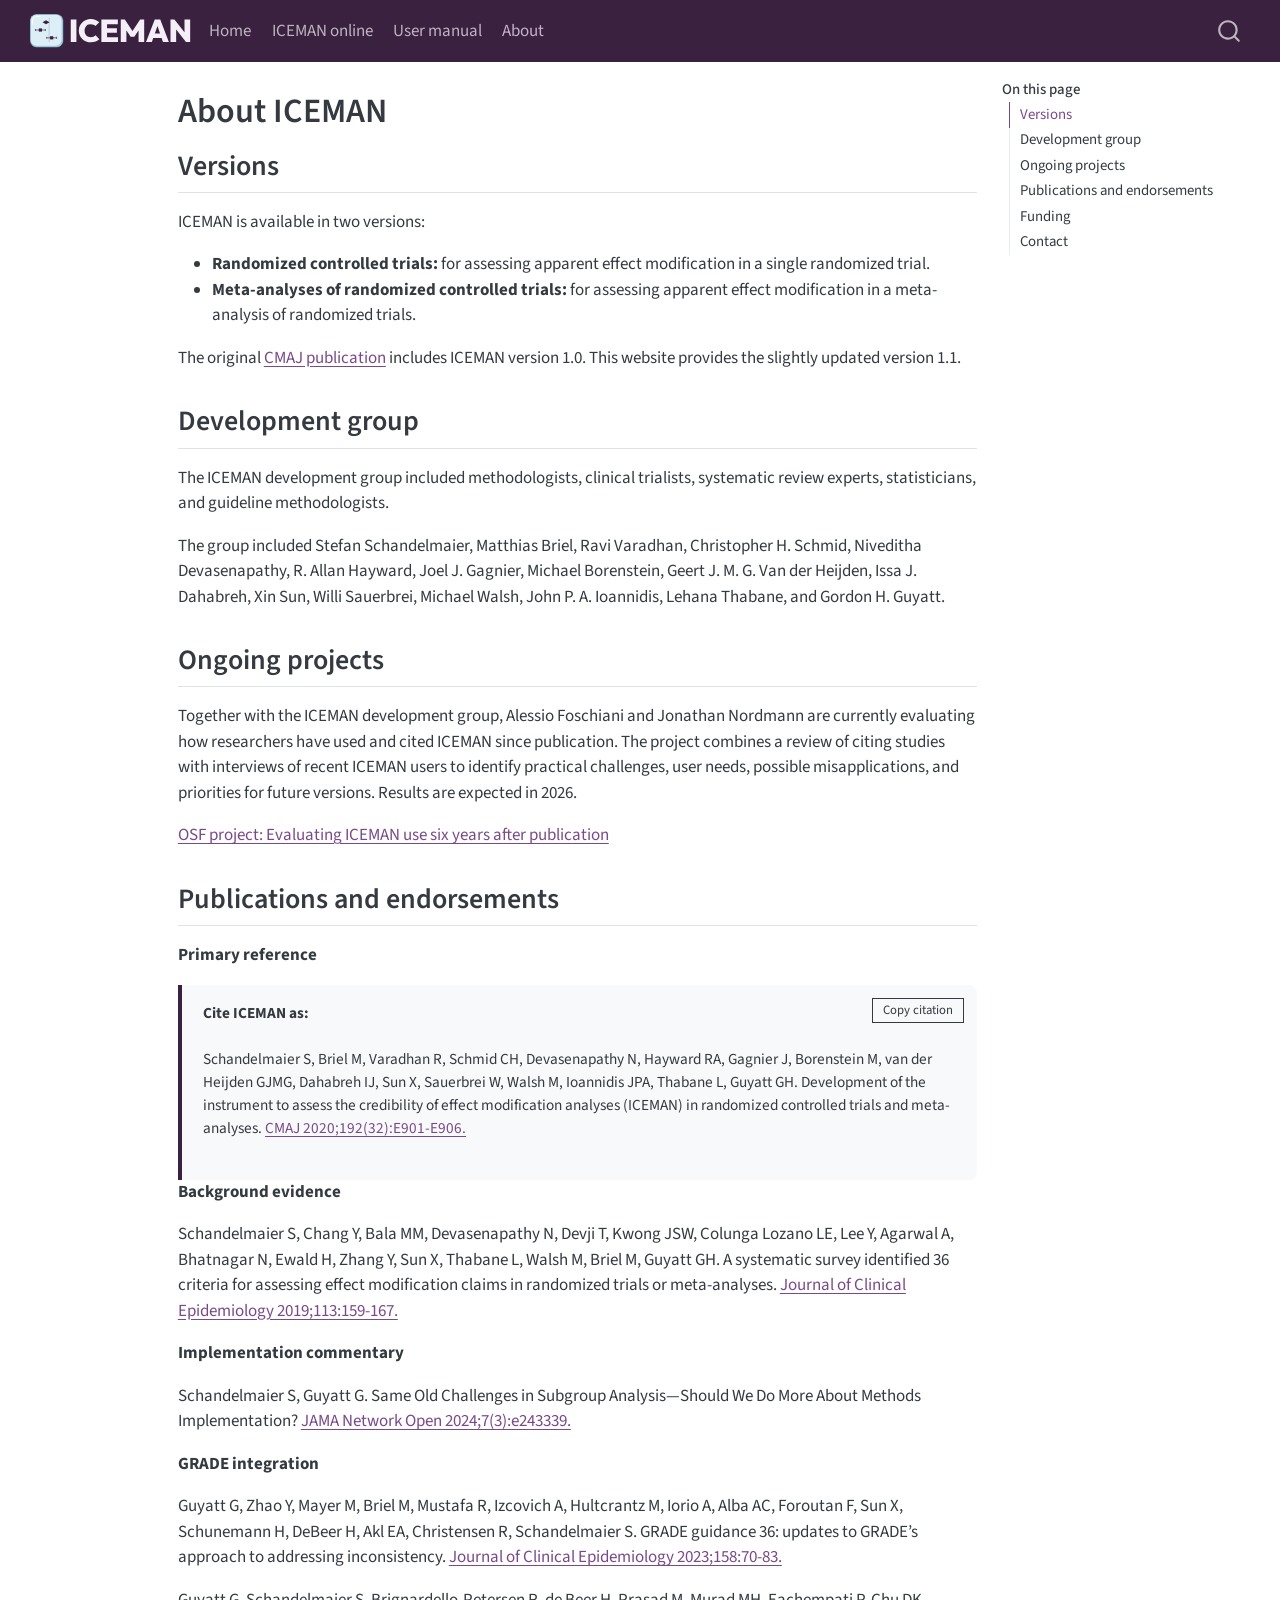
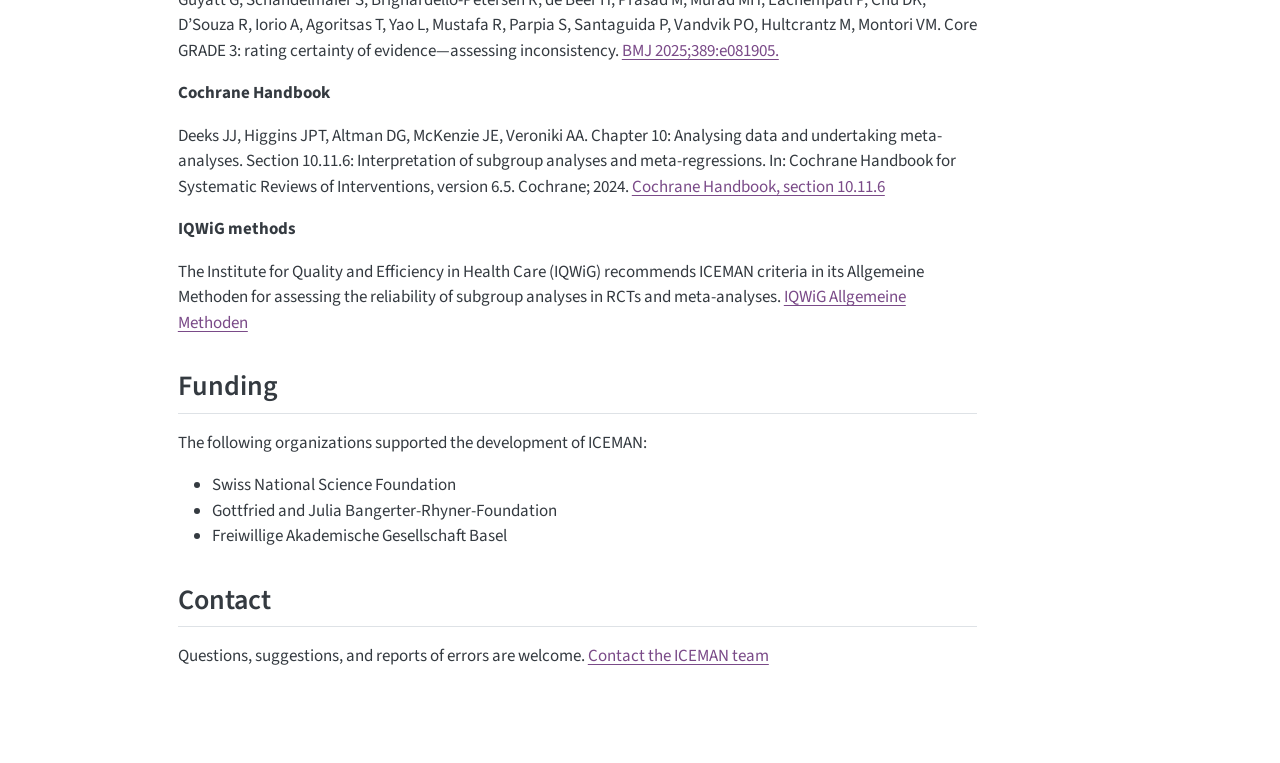
<file: docs/about.html>
<!DOCTYPE html>
<html xmlns="http://www.w3.org/1999/xhtml" lang="en" xml:lang="en"><head>

<meta charset="utf-8">
<meta name="generator" content="quarto-1.9.37">

<meta name="viewport" content="width=device-width, initial-scale=1.0, user-scalable=yes">


<title>About ICEMAN – ICEMAN</title>
<style>
/* Default styles provided by pandoc.
** See https://pandoc.org/MANUAL.html#variables-for-html for config info.
*/
code{white-space: pre-wrap;}
span.smallcaps{font-variant: small-caps;}
div.columns{display: flex; gap: min(4vw, 1.5em);}
div.column{flex: auto; overflow-x: auto;}
div.hanging-indent{margin-left: 1.5em; text-indent: -1.5em;}
ul.task-list{list-style: none;}
ul.task-list li input[type="checkbox"] {
  width: 0.8em;
  margin: 0 0.8em 0.2em -1em; /* quarto-specific, see https://github.com/quarto-dev/quarto-cli/issues/4556 */ 
  vertical-align: middle;
}
</style>


<script src="site_libs/quarto-nav/quarto-nav.js"></script>
<script src="site_libs/quarto-nav/headroom.min.js"></script>
<script src="site_libs/clipboard/clipboard.min.js"></script>
<script src="site_libs/quarto-search/autocomplete.umd.js"></script>
<script src="site_libs/quarto-search/fuse.min.js"></script>
<script src="site_libs/quarto-search/quarto-search.js"></script>
<meta name="quarto:offset" content="./">
<link href="./favicon.ico" rel="icon">
<script src="site_libs/quarto-html/quarto.js" type="module"></script>
<script src="site_libs/quarto-html/tabsets/tabsets.js" type="module"></script>
<script src="site_libs/quarto-html/popper.min.js"></script>
<script src="site_libs/quarto-html/tippy.umd.min.js"></script>
<link href="site_libs/quarto-html/tippy.css" rel="stylesheet">
<link href="site_libs/quarto-html/quarto-syntax-highlighting-7f8f88aac4f3542376d5c11b86a4c14d.css" rel="stylesheet" id="quarto-text-highlighting-styles">
<script src="site_libs/bootstrap/bootstrap.min.js"></script>
<link href="site_libs/bootstrap/bootstrap-icons.css" rel="stylesheet">
<link href="site_libs/bootstrap/bootstrap-e08053616659bd935400a237fe03e637.min.css" rel="stylesheet" append-hash="true" id="quarto-bootstrap" data-mode="light">
<script id="quarto-search-options" type="application/json">{
  "location": "navbar",
  "copy-button": false,
  "collapse-after": 3,
  "panel-placement": "end",
  "type": "overlay",
  "limit": 50,
  "keyboard-shortcut": [
    "f",
    "/",
    "s"
  ],
  "show-item-context": false,
  "language": {
    "search-no-results-text": "No results",
    "search-matching-documents-text": "matching documents",
    "search-copy-link-title": "Copy link to search",
    "search-hide-matches-text": "Hide additional matches",
    "search-more-match-text": "more match in this document",
    "search-more-matches-text": "more matches in this document",
    "search-clear-button-title": "Clear",
    "search-text-placeholder": "",
    "search-detached-cancel-button-title": "Cancel",
    "search-submit-button-title": "Submit",
    "search-label": "Search"
  }
}</script>
<link rel="apple-touch-icon" href="./apple-touch-icon.png">


<link rel="stylesheet" href="assets/custom.css">
<meta property="og:title" content="About ICEMAN – ICEMAN">
<meta property="og:description" content="ICEMAN is an instrument for assessing the credibility of effect modification analyses in randomized trials and meta-analyses.">
<meta property="og:image" content="https://www.iceman.help/assets/logo/png/iceman-project-card-1200x630.png">
<meta property="og:site_name" content="ICEMAN">
<meta property="og:image:height" content="630">
<meta property="og:image:width" content="1200">
<meta name="twitter:title" content="About ICEMAN – ICEMAN">
<meta name="twitter:description" content="ICEMAN is an instrument for assessing the credibility of effect modification analyses in randomized trials and meta-analyses.">
<meta name="twitter:image" content="https://www.iceman.help/assets/logo/png/iceman-project-card-1200x630.png">
<meta name="twitter:card" content="summary_large_image">
<meta name="twitter:image-height" content="630">
<meta name="twitter:image-width" content="1200">
</head>

<body class="nav-fixed quarto-light">

<div id="quarto-search-results"></div>
  <header id="quarto-header" class="headroom fixed-top">
    <nav class="navbar navbar-expand-lg " data-bs-theme="dark">
      <div class="navbar-container container-fluid">
      <div class="navbar-brand-container mx-auto">
    <a href="./index.html" class="navbar-brand navbar-brand-logo">
    <img src="./assets/logo/svg/iceman-lockup-compact-header.svg" alt="ICEMAN" class="navbar-logo light-content">
    <img src="./assets/logo/svg/iceman-lockup-compact-header.svg" alt="ICEMAN" class="navbar-logo dark-content">
    </a>
  </div>
            <div id="quarto-search" class="" title="Search"></div>
          <button class="navbar-toggler" type="button" data-bs-toggle="collapse" data-bs-target="#navbarCollapse" aria-controls="navbarCollapse" role="menu" aria-expanded="false" aria-label="Toggle navigation" onclick="if (window.quartoToggleHeadroom) { window.quartoToggleHeadroom(); }">
  <span class="navbar-toggler-icon"></span>
</button>
          <div class="collapse navbar-collapse" id="navbarCollapse">
            <ul class="navbar-nav navbar-nav-scroll me-auto">
  <li class="nav-item">
    <a class="nav-link" href="./index.html"> 
<span class="menu-text">Home</span></a>
  </li>  
  <li class="nav-item">
    <a class="nav-link" href="./tool.html"> 
<span class="menu-text">ICEMAN online</span></a>
  </li>  
  <li class="nav-item">
    <a class="nav-link" href="./manual/index.html" target="iceman-manual"> 
<span class="menu-text">User manual</span></a>
  </li>  
  <li class="nav-item">
    <a class="nav-link active" href="./about.html" aria-current="page"> 
<span class="menu-text">About</span></a>
  </li>  
</ul>
          </div> <!-- /navcollapse -->
            <div class="quarto-navbar-tools">
</div>
      </div> <!-- /container-fluid -->
    </nav>
</header>
<!-- content -->
<div id="quarto-content" class="quarto-container page-columns page-rows-contents page-layout-article page-navbar">
<!-- sidebar -->
<!-- margin-sidebar -->
    <div id="quarto-margin-sidebar" class="sidebar margin-sidebar">
        <nav id="TOC" role="doc-toc" class="toc-active">
    <h2 id="toc-title">On this page</h2>
   
  <ul>
  <li><a href="#versions" id="toc-versions" class="nav-link active" data-scroll-target="#versions">Versions</a></li>
  <li><a href="#development-group" id="toc-development-group" class="nav-link" data-scroll-target="#development-group">Development group</a></li>
  <li><a href="#ongoing-projects" id="toc-ongoing-projects" class="nav-link" data-scroll-target="#ongoing-projects">Ongoing projects</a></li>
  <li><a href="#publications-and-endorsements" id="toc-publications-and-endorsements" class="nav-link" data-scroll-target="#publications-and-endorsements">Publications and endorsements</a></li>
  <li><a href="#funding" id="toc-funding" class="nav-link" data-scroll-target="#funding">Funding</a></li>
  <li><a href="#contact" id="toc-contact" class="nav-link" data-scroll-target="#contact">Contact</a></li>
  </ul>
</nav>
    </div>
<!-- main -->
<main class="content" id="quarto-document-content">

<header id="title-block-header" class="quarto-title-block default">
<div class="quarto-title">
<h1 class="title">About ICEMAN</h1>
</div>



<div class="quarto-title-meta">

    
  
    
  </div>
  


</header>


<section id="versions" class="level2">
<h2 data-anchor-id="versions">Versions</h2>
<p>ICEMAN is available in two versions:</p>
<ul>
<li><strong>Randomized controlled trials:</strong> for assessing apparent effect modification in a single randomized trial.</li>
<li><strong>Meta-analyses of randomized controlled trials:</strong> for assessing apparent effect modification in a meta-analysis of randomized trials.</li>
</ul>
<p>The original <a href="https://www.cmaj.ca/content/192/32/E901">CMAJ publication</a> includes ICEMAN version 1.0. This website provides the slightly updated version 1.1.</p>
</section>
<section id="development-group" class="level2">
<h2 data-anchor-id="development-group">Development group</h2>
<p>The ICEMAN development group included methodologists, clinical trialists, systematic review experts, statisticians, and guideline methodologists.</p>
<p>The group included Stefan Schandelmaier, Matthias Briel, Ravi Varadhan, Christopher H. Schmid, Niveditha Devasenapathy, R. Allan Hayward, Joel J. Gagnier, Michael Borenstein, Geert J. M. G. Van der Heijden, Issa J. Dahabreh, Xin Sun, Willi Sauerbrei, Michael Walsh, John P. A. Ioannidis, Lehana Thabane, and Gordon H. Guyatt.</p>
</section>
<section id="ongoing-projects" class="level2">
<h2 data-anchor-id="ongoing-projects">Ongoing projects</h2>
<p>Together with the ICEMAN development group, Alessio Foschiani and Jonathan Nordmann are currently evaluating how researchers have used and cited ICEMAN since publication. The project combines a review of citing studies with interviews of recent ICEMAN users to identify practical challenges, user needs, possible misapplications, and priorities for future versions. Results are expected in 2026.</p>
<p><a href="https://osf.io/zv3jh/overview">OSF project: Evaluating ICEMAN use six years after publication</a></p>
</section>
<section id="publications-and-endorsements" class="level2">
<h2 data-anchor-id="publications-and-endorsements">Publications and endorsements</h2>
<p><strong>Primary reference</strong></p>
<div class="cite-box">
  <strong>Cite ICEMAN as:</strong><br><br>
  Schandelmaier S, Briel M, Varadhan R, Schmid CH, Devasenapathy N, Hayward RA,
  Gagnier J, Borenstein M, van der Heijden GJMG, Dahabreh IJ, Sun X, Sauerbrei W,
  Walsh M, Ioannidis JPA, Thabane L, Guyatt GH.
  Development of the instrument to assess the credibility of effect modification analyses
  (ICEMAN) in randomized controlled trials and meta-analyses.
  <a href="https://doi.org/10.1503/cmaj.200077" target="_blank">CMAJ 2020;192(32):E901-E906.</a>
  <br><br>
  <button class="btn btn-sm btn-outline-secondary copy-btn" onclick="navigator.clipboard.writeText('Schandelmaier S, Briel M, Varadhan R, Schmid CH, Devasenapathy N, Hayward RA, Gagnier J, Borenstein M, van der Heijden GJMG, Dahabreh IJ, Sun X, Sauerbrei W, Walsh M, Ioannidis JPA, Thabane L, Guyatt GH. Development of the instrument to assess the credibility of effect modification analyses (ICEMAN) in randomized controlled trials and meta-analyses. CMAJ 2020;192(32):E901-E906. https://doi.org/10.1503/cmaj.200077'); this.textContent='Copied!'; setTimeout(()=>this.textContent='Copy citation',2000)">
    Copy citation
  </button>
</div>
<p><strong>Background evidence</strong></p>
<p>Schandelmaier S, Chang Y, Bala MM, Devasenapathy N, Devji T, Kwong JSW, Colunga Lozano LE, Lee Y, Agarwal A, Bhatnagar N, Ewald H, Zhang Y, Sun X, Thabane L, Walsh M, Briel M, Guyatt GH. A systematic survey identified 36 criteria for assessing effect modification claims in randomized trials or meta-analyses. <a href="https://doi.org/10.1016/j.jclinepi.2019.05.014">Journal of Clinical Epidemiology 2019;113:159-167.</a></p>
<p><strong>Implementation commentary</strong></p>
<p>Schandelmaier S, Guyatt G. Same Old Challenges in Subgroup Analysis—Should We Do More About Methods Implementation? <a href="https://doi.org/10.1001/jamanetworkopen.2024.3339">JAMA Network Open 2024;7(3):e243339.</a></p>
<p><strong>GRADE integration</strong></p>
<p>Guyatt G, Zhao Y, Mayer M, Briel M, Mustafa R, Izcovich A, Hultcrantz M, Iorio A, Alba AC, Foroutan F, Sun X, Schunemann H, DeBeer H, Akl EA, Christensen R, Schandelmaier S. GRADE guidance 36: updates to GRADE’s approach to addressing inconsistency. <a href="https://doi.org/10.1016/j.jclinepi.2023.03.003">Journal of Clinical Epidemiology 2023;158:70-83.</a></p>
<p>Guyatt G, Schandelmaier S, Brignardello-Petersen R, de Beer H, Prasad M, Murad MH, Eachempati P, Chu DK, D’Souza R, Iorio A, Agoritsas T, Yao L, Mustafa R, Parpia S, Santaguida P, Vandvik PO, Hultcrantz M, Montori VM. Core GRADE 3: rating certainty of evidence—assessing inconsistency. <a href="https://doi.org/10.1136/bmj-2024-081905">BMJ 2025;389:e081905.</a></p>
<p><strong>Cochrane Handbook</strong></p>
<p>Deeks JJ, Higgins JPT, Altman DG, McKenzie JE, Veroniki AA. Chapter 10: Analysing data and undertaking meta-analyses. Section 10.11.6: Interpretation of subgroup analyses and meta-regressions. In: Cochrane Handbook for Systematic Reviews of Interventions, version 6.5. Cochrane; 2024. <a href="https://www.cochrane.org/authors/handbooks-and-manuals/handbook/current/chapter-10#section-10-11-6">Cochrane Handbook, section 10.11.6</a></p>
<p><strong>IQWiG methods</strong></p>
<p>The Institute for Quality and Efficiency in Health Care (IQWiG) recommends ICEMAN criteria in its Allgemeine Methoden for assessing the reliability of subgroup analyses in RCTs and meta-analyses. <a href="https://www.iqwig.de/ueber-uns/methoden/methodenpapier/">IQWiG Allgemeine Methoden</a></p>
</section>
<section id="funding" class="level2">
<h2 data-anchor-id="funding">Funding</h2>
<p>The following organizations supported the development of ICEMAN:</p>
<ul>
<li>Swiss National Science Foundation</li>
<li>Gottfried and Julia Bangerter-Rhyner-Foundation</li>
<li>Freiwillige Akademische Gesellschaft Basel</li>
</ul>
</section>
<section id="contact" class="level2">
<h2 data-anchor-id="contact">Contact</h2>
<p>Questions, suggestions, and reports of errors are welcome. <a href="mailto:s.schandelmaier@gmail.com">Contact the ICEMAN team</a></p>


</section>

</main> <!-- /main -->
<script id="quarto-html-after-body" type="application/javascript">
  window.document.addEventListener("DOMContentLoaded", function (event) {
    const isCodeAnnotation = (el) => {
      for (const clz of el.classList) {
        if (clz.startsWith('code-annotation-')) {                     
          return true;
        }
      }
      return false;
    }
    const onCopySuccess = function(e) {
      // button target
      const button = e.trigger;
      // don't keep focus
      button.blur();
      // flash "checked"
      button.classList.add('code-copy-button-checked');
      var currentTitle = button.getAttribute("title");
      button.setAttribute("title", "Copied!");
      let tooltip;
      if (window.bootstrap) {
        button.setAttribute("data-bs-toggle", "tooltip");
        button.setAttribute("data-bs-placement", "left");
        button.setAttribute("data-bs-title", "Copied!");
        tooltip = new bootstrap.Tooltip(button, 
          { trigger: "manual", 
            customClass: "code-copy-button-tooltip",
            offset: [0, -8]});
        tooltip.show();    
      }
      setTimeout(function() {
        if (tooltip) {
          tooltip.hide();
          button.removeAttribute("data-bs-title");
          button.removeAttribute("data-bs-toggle");
          button.removeAttribute("data-bs-placement");
        }
        button.setAttribute("title", currentTitle);
        button.classList.remove('code-copy-button-checked');
      }, 1000);
      // clear code selection
      e.clearSelection();
    }
    const getTextToCopy = function(trigger) {
      const outerScaffold = trigger.parentElement.cloneNode(true);
      const codeEl = outerScaffold.querySelector('code');
      for (const childEl of codeEl.children) {
        if (isCodeAnnotation(childEl)) {
          childEl.remove();
        }
      }
      return codeEl.innerText;
    }
    const clipboard = new window.ClipboardJS('.code-copy-button:not([data-in-quarto-modal])', {
      text: getTextToCopy
    });
    clipboard.on('success', onCopySuccess);
    if (window.document.getElementById('quarto-embedded-source-code-modal')) {
      const clipboardModal = new window.ClipboardJS('.code-copy-button[data-in-quarto-modal]', {
        text: getTextToCopy,
        container: window.document.getElementById('quarto-embedded-source-code-modal')
      });
      clipboardModal.on('success', onCopySuccess);
    }
      var localhostRegex = new RegExp(/^(?:http|https):\/\/localhost\:?[0-9]*\//);
      var mailtoRegex = new RegExp(/^mailto:/);
        var filterRegex = new RegExp("https:\/\/www\.iceman\.help");
      var isInternal = (href) => {
          return filterRegex.test(href) || localhostRegex.test(href) || mailtoRegex.test(href);
      }
      // Inspect non-navigation links and adorn them if external
     var links = window.document.querySelectorAll('a[href]:not(.nav-link):not(.navbar-brand):not(.toc-action):not(.sidebar-link):not(.sidebar-item-toggle):not(.pagination-link):not(.no-external):not([aria-hidden]):not(.dropdown-item):not(.quarto-navigation-tool):not(.about-link)');
      for (var i=0; i<links.length; i++) {
        const link = links[i];
        if (!isInternal(link.href)) {
          // undo the damage that might have been done by quarto-nav.js in the case of
          // links that we want to consider external
          if (link.dataset.originalHref !== undefined) {
            link.href = link.dataset.originalHref;
          }
        }
      }
    function tippyHover(el, contentFn, onTriggerFn, onUntriggerFn) {
      const config = {
        allowHTML: true,
        maxWidth: 500,
        delay: 100,
        arrow: false,
        appendTo: function(el) {
            return el.parentElement;
        },
        interactive: true,
        interactiveBorder: 10,
        theme: 'quarto',
        placement: 'bottom-start',
      };
      if (contentFn) {
        config.content = contentFn;
      }
      if (onTriggerFn) {
        config.onTrigger = onTriggerFn;
      }
      if (onUntriggerFn) {
        config.onUntrigger = onUntriggerFn;
      }
      window.tippy(el, config); 
    }
    const noterefs = window.document.querySelectorAll('a[role="doc-noteref"]');
    for (var i=0; i<noterefs.length; i++) {
      const ref = noterefs[i];
      tippyHover(ref, function() {
        // use id or data attribute instead here
        let href = ref.getAttribute('data-footnote-href') || ref.getAttribute('href');
        try { href = new URL(href).hash; } catch {}
        const id = href.replace(/^#\/?/, "");
        const note = window.document.getElementById(id);
        if (note) {
          return note.innerHTML;
        } else {
          return "";
        }
      });
    }
    const xrefs = window.document.querySelectorAll('a.quarto-xref');
    const processXRef = (id, note) => {
      // Strip column container classes
      const stripColumnClz = (el) => {
        el.classList.remove("page-full", "page-columns");
        if (el.children) {
          for (const child of el.children) {
            stripColumnClz(child);
          }
        }
      }
      stripColumnClz(note)
      if (id === null || id.startsWith('sec-')) {
        // Special case sections, only their first couple elements
        const container = document.createElement("div");
        if (note.children && note.children.length > 2) {
          container.appendChild(note.children[0].cloneNode(true));
          for (let i = 1; i < note.children.length; i++) {
            const child = note.children[i];
            if (child.tagName === "P" && child.innerText === "") {
              continue;
            } else {
              container.appendChild(child.cloneNode(true));
              break;
            }
          }
          if (window.Quarto?.typesetMath) {
            window.Quarto.typesetMath(container);
          }
          return container.innerHTML
        } else {
          if (window.Quarto?.typesetMath) {
            window.Quarto.typesetMath(note);
          }
          return note.innerHTML;
        }
      } else {
        // Remove any anchor links if they are present
        const anchorLink = note.querySelector('a.anchorjs-link');
        if (anchorLink) {
          anchorLink.remove();
        }
        if (window.Quarto?.typesetMath) {
          window.Quarto.typesetMath(note);
        }
        if (note.classList.contains("callout")) {
          return note.outerHTML;
        } else {
          return note.innerHTML;
        }
      }
    }
    for (var i=0; i<xrefs.length; i++) {
      const xref = xrefs[i];
      tippyHover(xref, undefined, function(instance) {
        instance.disable();
        let url = xref.getAttribute('href');
        let hash = undefined; 
        if (url.startsWith('#')) {
          hash = url;
        } else {
          try { hash = new URL(url).hash; } catch {}
        }
        if (hash) {
          const id = hash.replace(/^#\/?/, "");
          const note = window.document.getElementById(id);
          if (note !== null) {
            try {
              const html = processXRef(id, note.cloneNode(true));
              instance.setContent(html);
            } finally {
              instance.enable();
              instance.show();
            }
          } else {
            // See if we can fetch this
            fetch(url.split('#')[0])
            .then(res => res.text())
            .then(html => {
              const parser = new DOMParser();
              const htmlDoc = parser.parseFromString(html, "text/html");
              const note = htmlDoc.getElementById(id);
              if (note !== null) {
                const html = processXRef(id, note);
                instance.setContent(html);
              } 
            }).finally(() => {
              instance.enable();
              instance.show();
            });
          }
        } else {
          // See if we can fetch a full url (with no hash to target)
          // This is a special case and we should probably do some content thinning / targeting
          fetch(url)
          .then(res => res.text())
          .then(html => {
            const parser = new DOMParser();
            const htmlDoc = parser.parseFromString(html, "text/html");
            const note = htmlDoc.querySelector('main.content');
            if (note !== null) {
              // This should only happen for chapter cross references
              // (since there is no id in the URL)
              // remove the first header
              if (note.children.length > 0 && note.children[0].tagName === "HEADER") {
                note.children[0].remove();
              }
              const html = processXRef(null, note);
              instance.setContent(html);
            } 
          }).finally(() => {
            instance.enable();
            instance.show();
          });
        }
      }, function(instance) {
      });
    }
        let selectedAnnoteEl;
        const selectorForAnnotation = ( cell, annotation) => {
          let cellAttr = 'data-code-cell="' + cell + '"';
          let lineAttr = 'data-code-annotation="' +  annotation + '"';
          const selector = 'span[' + cellAttr + '][' + lineAttr + ']';
          return selector;
        }
        const selectCodeLines = (annoteEl) => {
          const doc = window.document;
          const targetCell = annoteEl.getAttribute("data-target-cell");
          const targetAnnotation = annoteEl.getAttribute("data-target-annotation");
          const annoteSpan = window.document.querySelector(selectorForAnnotation(targetCell, targetAnnotation));
          const lines = annoteSpan.getAttribute("data-code-lines").split(",");
          const lineIds = lines.map((line) => {
            return targetCell + "-" + line;
          })
          let top = null;
          let height = null;
          let parent = null;
          if (lineIds.length > 0) {
              //compute the position of the single el (top and bottom and make a div)
              const el = window.document.getElementById(lineIds[0]);
              top = el.offsetTop;
              height = el.offsetHeight;
              parent = el.parentElement.parentElement;
            if (lineIds.length > 1) {
              const lastEl = window.document.getElementById(lineIds[lineIds.length - 1]);
              const bottom = lastEl.offsetTop + lastEl.offsetHeight;
              height = bottom - top;
            }
            if (top !== null && height !== null && parent !== null) {
              // cook up a div (if necessary) and position it 
              let div = window.document.getElementById("code-annotation-line-highlight");
              if (div === null) {
                div = window.document.createElement("div");
                div.setAttribute("id", "code-annotation-line-highlight");
                div.style.position = 'absolute';
                parent.appendChild(div);
              }
              div.style.top = top - 2 + "px";
              div.style.height = height + 4 + "px";
              div.style.left = 0;
              let gutterDiv = window.document.getElementById("code-annotation-line-highlight-gutter");
              if (gutterDiv === null) {
                gutterDiv = window.document.createElement("div");
                gutterDiv.setAttribute("id", "code-annotation-line-highlight-gutter");
                gutterDiv.style.position = 'absolute';
                const codeCell = window.document.getElementById(targetCell);
                const gutter = codeCell.querySelector('.code-annotation-gutter');
                gutter.appendChild(gutterDiv);
              }
              gutterDiv.style.top = top - 2 + "px";
              gutterDiv.style.height = height + 4 + "px";
            }
            selectedAnnoteEl = annoteEl;
          }
        };
        const unselectCodeLines = () => {
          const elementsIds = ["code-annotation-line-highlight", "code-annotation-line-highlight-gutter"];
          elementsIds.forEach((elId) => {
            const div = window.document.getElementById(elId);
            if (div) {
              div.remove();
            }
          });
          selectedAnnoteEl = undefined;
        };
          // Handle positioning of the toggle
      window.addEventListener(
        "resize",
        throttle(() => {
          elRect = undefined;
          if (selectedAnnoteEl) {
            selectCodeLines(selectedAnnoteEl);
          }
        }, 10)
      );
      function throttle(fn, ms) {
      let throttle = false;
      let timer;
        return (...args) => {
          if(!throttle) { // first call gets through
              fn.apply(this, args);
              throttle = true;
          } else { // all the others get throttled
              if(timer) clearTimeout(timer); // cancel #2
              timer = setTimeout(() => {
                fn.apply(this, args);
                timer = throttle = false;
              }, ms);
          }
        };
      }
        // Attach click handler to the DT
        const annoteDls = window.document.querySelectorAll('dt[data-target-cell]');
        for (const annoteDlNode of annoteDls) {
          annoteDlNode.addEventListener('click', (event) => {
            const clickedEl = event.target;
            if (clickedEl !== selectedAnnoteEl) {
              unselectCodeLines();
              const activeEl = window.document.querySelector('dt[data-target-cell].code-annotation-active');
              if (activeEl) {
                activeEl.classList.remove('code-annotation-active');
              }
              selectCodeLines(clickedEl);
              clickedEl.classList.add('code-annotation-active');
            } else {
              // Unselect the line
              unselectCodeLines();
              clickedEl.classList.remove('code-annotation-active');
            }
          });
        }
    const findCites = (el) => {
      const parentEl = el.parentElement;
      if (parentEl) {
        const cites = parentEl.dataset.cites;
        if (cites) {
          return {
            el,
            cites: cites.split(' ')
          };
        } else {
          return findCites(el.parentElement)
        }
      } else {
        return undefined;
      }
    };
    var bibliorefs = window.document.querySelectorAll('a[role="doc-biblioref"]');
    for (var i=0; i<bibliorefs.length; i++) {
      const ref = bibliorefs[i];
      const citeInfo = findCites(ref);
      if (citeInfo) {
        tippyHover(citeInfo.el, function() {
          var popup = window.document.createElement('div');
          citeInfo.cites.forEach(function(cite) {
            var citeDiv = window.document.createElement('div');
            citeDiv.classList.add('hanging-indent');
            citeDiv.classList.add('csl-entry');
            var biblioDiv = window.document.getElementById('ref-' + cite);
            if (biblioDiv) {
              citeDiv.innerHTML = biblioDiv.innerHTML;
            }
            popup.appendChild(citeDiv);
          });
          return popup.innerHTML;
        });
      }
    }
  });
  </script>
</div> <!-- /content -->




</body></html>
</file>
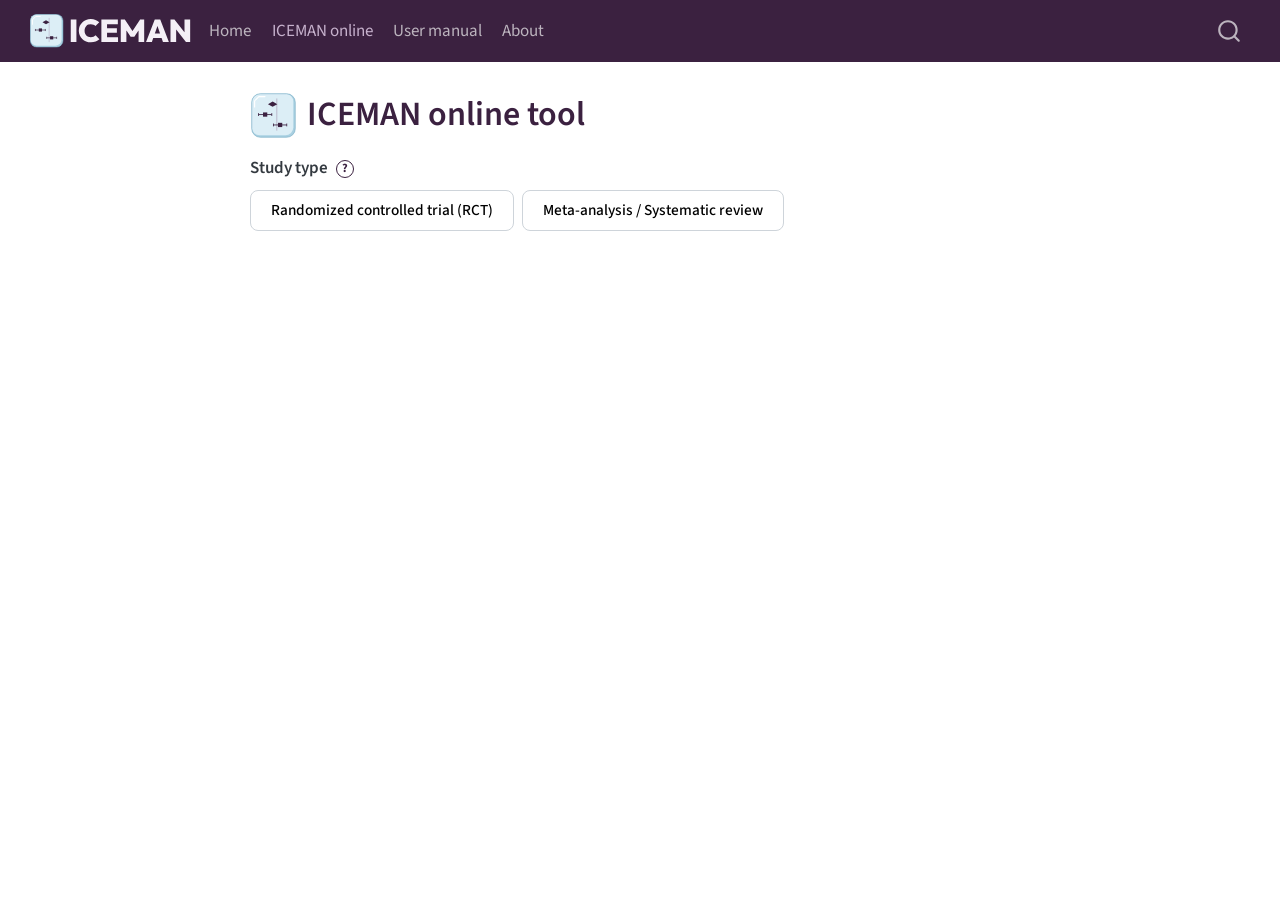
<file: docs/tool.html>
<!DOCTYPE html>
<html xmlns="http://www.w3.org/1999/xhtml" lang="en" xml:lang="en"><head>

<meta charset="utf-8">
<meta name="generator" content="quarto-1.9.37">

<meta name="viewport" content="width=device-width, initial-scale=1.0, user-scalable=yes">


<title>ICEMAN online tool – ICEMAN</title>
<style>
/* Default styles provided by pandoc.
** See https://pandoc.org/MANUAL.html#variables-for-html for config info.
*/
code{white-space: pre-wrap;}
span.smallcaps{font-variant: small-caps;}
div.columns{display: flex; gap: min(4vw, 1.5em);}
div.column{flex: auto; overflow-x: auto;}
div.hanging-indent{margin-left: 1.5em; text-indent: -1.5em;}
ul.task-list{list-style: none;}
ul.task-list li input[type="checkbox"] {
  width: 0.8em;
  margin: 0 0.8em 0.2em -1em; /* quarto-specific, see https://github.com/quarto-dev/quarto-cli/issues/4556 */ 
  vertical-align: middle;
}
</style>


<script src="site_libs/quarto-nav/quarto-nav.js"></script>
<script src="site_libs/quarto-nav/headroom.min.js"></script>
<script src="site_libs/clipboard/clipboard.min.js"></script>
<script src="site_libs/quarto-search/autocomplete.umd.js"></script>
<script src="site_libs/quarto-search/fuse.min.js"></script>
<script src="site_libs/quarto-search/quarto-search.js"></script>
<meta name="quarto:offset" content="./">
<link href="./favicon.ico" rel="icon">
<script src="site_libs/quarto-html/quarto.js" type="module"></script>
<script src="site_libs/quarto-html/tabsets/tabsets.js" type="module"></script>
<script src="site_libs/quarto-html/popper.min.js"></script>
<script src="site_libs/quarto-html/tippy.umd.min.js"></script>
<link href="site_libs/quarto-html/tippy.css" rel="stylesheet">
<link href="site_libs/quarto-html/quarto-syntax-highlighting-7f8f88aac4f3542376d5c11b86a4c14d.css" rel="stylesheet" id="quarto-text-highlighting-styles">
<script src="site_libs/bootstrap/bootstrap.min.js"></script>
<link href="site_libs/bootstrap/bootstrap-icons.css" rel="stylesheet">
<link href="site_libs/bootstrap/bootstrap-e08053616659bd935400a237fe03e637.min.css" rel="stylesheet" append-hash="true" id="quarto-bootstrap" data-mode="light">
<script id="quarto-search-options" type="application/json">{
  "location": "navbar",
  "copy-button": false,
  "collapse-after": 3,
  "panel-placement": "end",
  "type": "overlay",
  "limit": 50,
  "keyboard-shortcut": [
    "f",
    "/",
    "s"
  ],
  "show-item-context": false,
  "language": {
    "search-no-results-text": "No results",
    "search-matching-documents-text": "matching documents",
    "search-copy-link-title": "Copy link to search",
    "search-hide-matches-text": "Hide additional matches",
    "search-more-match-text": "more match in this document",
    "search-more-matches-text": "more matches in this document",
    "search-clear-button-title": "Clear",
    "search-text-placeholder": "",
    "search-detached-cancel-button-title": "Cancel",
    "search-submit-button-title": "Submit",
    "search-label": "Search"
  }
}</script>
<link rel="apple-touch-icon" href="./apple-touch-icon.png">


<link rel="stylesheet" href="assets/custom.css">
<meta property="og:title" content="ICEMAN online tool – ICEMAN">
<meta property="og:image" content="https://www.iceman.help/assets/logo/png/iceman-project-card-1200x630.png">
<meta property="og:site_name" content="ICEMAN">
<meta property="og:image:height" content="630">
<meta property="og:image:width" content="1200">
<meta name="twitter:title" content="ICEMAN online tool – ICEMAN">
<meta name="twitter:image" content="https://www.iceman.help/assets/logo/png/iceman-project-card-1200x630.png">
<meta name="twitter:card" content="summary_large_image">
<meta name="twitter:image-height" content="630">
<meta name="twitter:image-width" content="1200">
</head>

<body class="nav-fixed tool-page fullcontent quarto-light">

<div id="quarto-search-results"></div>
  <header id="quarto-header" class="headroom fixed-top">
    <nav class="navbar navbar-expand-lg " data-bs-theme="dark">
      <div class="navbar-container container-fluid">
      <div class="navbar-brand-container mx-auto">
    <a href="./index.html" class="navbar-brand navbar-brand-logo">
    <img src="./assets/logo/svg/iceman-lockup-compact-header.svg" alt="ICEMAN" class="navbar-logo light-content">
    <img src="./assets/logo/svg/iceman-lockup-compact-header.svg" alt="ICEMAN" class="navbar-logo dark-content">
    </a>
  </div>
            <div id="quarto-search" class="" title="Search"></div>
          <button class="navbar-toggler" type="button" data-bs-toggle="collapse" data-bs-target="#navbarCollapse" aria-controls="navbarCollapse" role="menu" aria-expanded="false" aria-label="Toggle navigation" onclick="if (window.quartoToggleHeadroom) { window.quartoToggleHeadroom(); }">
  <span class="navbar-toggler-icon"></span>
</button>
          <div class="collapse navbar-collapse" id="navbarCollapse">
            <ul class="navbar-nav navbar-nav-scroll me-auto">
  <li class="nav-item">
    <a class="nav-link" href="./index.html"> 
<span class="menu-text">Home</span></a>
  </li>  
  <li class="nav-item">
    <a class="nav-link active" href="./tool.html" aria-current="page"> 
<span class="menu-text">ICEMAN online</span></a>
  </li>  
  <li class="nav-item">
    <a class="nav-link" href="./manual/index.html" target="iceman-manual"> 
<span class="menu-text">User manual</span></a>
  </li>  
  <li class="nav-item">
    <a class="nav-link" href="./about.html"> 
<span class="menu-text">About</span></a>
  </li>  
</ul>
          </div> <!-- /navcollapse -->
            <div class="quarto-navbar-tools">
</div>
      </div> <!-- /container-fluid -->
    </nav>
</header>
<!-- content -->
<div id="quarto-content" class="quarto-container page-columns page-rows-contents page-layout-article page-navbar">
<!-- sidebar -->
<!-- margin-sidebar -->
    
<!-- main -->
<main class="content" id="quarto-document-content">

<header id="title-block-header" class="quarto-title-block default">
<div class="quarto-title">
<h1 class="title">ICEMAN online tool</h1>
</div>



<div class="quarto-title-meta">

    
  
    
  </div>
  


</header>


<style>
.tab-btns { display:flex; gap:8px; margin-bottom:1.5rem; flex-wrap:wrap; }
.tab-btn {
  padding:8px 20px; border-radius:8px; border:1px solid #ced4da;
  background:transparent; cursor:pointer; font-size:0.9rem; font-weight:500;
  transition:all 0.15s;
}
.tab-btn.active { background:#3B2140; color:#fff; border-color:#3B2140; }
.tab-pane { display:none; }
.tab-pane.active { display:block; }

.iceman-item {
  border:1px solid #dee2e6; border-radius:10px;
  padding:1.25rem 1.25rem 1rem; margin-bottom:1.25rem; background:#fff;
}
.item-num {
  font-size:0.72rem; font-weight:700; color:#3B2140;
  text-transform:uppercase; letter-spacing:0.06em; margin-bottom:0.2rem;
}
.item-q { font-weight:600; font-size:1rem; margin-bottom:0.3rem; }
.item-hint { font-size:0.84rem; color:#666; margin-bottom:1rem; line-height:1.5; }
.manual-link {
  font-size:0.72rem; color:#3B2140; text-decoration:none;
  border:1px solid #3B2140; border-radius:4px; padding:1px 7px; margin-left:8px;
}
.manual-link:hover { background:#DCEEF6; }

.radio-row {
  display:flex; align-items:flex-start; gap:10px;
  padding:8px 10px; border-radius:7px; cursor:pointer;
  border:1px solid transparent; margin-bottom:4px; transition:all 0.1s;
}
.radio-row:hover { background:#F4EFF6; border-color:#D9CFDE; }
.radio-row.selected { background:#DCEEF6; border-color:#3B2140; }
.radio-row input[type=radio] { margin-top:3px; flex-shrink:0; }
.rl { font-weight:600; font-size:0.9rem; }
.rl-red    { color:#c0392b; }
.rl-orange { color:#d35400; }
.rl-yellow { color:#9a7d0a; }
.rl-green  { color:#1a7a4a; }
.rd { font-size:0.82rem; color:#666; }

.cred-wrap { position:relative; margin:0.75rem 0 0.25rem; }
.cred-bar {
  height:10px; border-radius:5px;
  background:linear-gradient(to right,#c0392b 0%,#e67e22 25%,#F0C800 55%,#F0C800 70%,#1D9E75 84%,#1a7a4a 100%);
}
.cred-labels {
  display:grid; grid-template-columns:repeat(4,1fr);
  font-size:0.78rem; font-weight:700; margin-top:5px; text-align:center;
}
.cred-labels span:nth-child(1) { color:#c0392b; }
.cred-labels span:nth-child(2) { color:#d35400; }
.cred-labels span:nth-child(3) { color:#9a7d0a; }
.cred-labels span:nth-child(4) { color:#1a7a4a; }
.cred-thumb {
  position:absolute; top:50%; width:18px; height:18px;
  border-radius:50%; background:#fff; border:2px solid #333;
  transform:translate(-50%,-50%); pointer-events:none; transition:left 0.05s;
}
input.cred-slider {
  width:100%; position:relative; z-index:2;
  opacity:0; cursor:pointer; height:24px; margin-top:-17px; display:block;
}
.scale-interp { text-align:left; font-size:1rem; font-weight:600; color:#333; margin-top:0.6rem; }

textarea.comment-box {
  width:100%; margin-top:10px; font-size:0.84rem;
  padding:7px 10px; border-radius:7px; border:1px solid #dee2e6;
  resize:vertical; min-height:48px; background:#f8f9fa;
}

.result-section {
  border:1px solid #dee2e6; border-radius:10px;
  padding:1.5rem; margin-top:1.5rem; background:#fff;
}
.result-row {
  display:flex; justify-content:space-between; align-items:center;
  padding:6px 0; border-bottom:1px solid #f0f0f0; font-size:0.875rem;
}
.result-row:last-child { border-bottom:none; }
.b-0  { background:#FDEAEA; color:#c0392b; font-size:0.73rem; padding:2px 10px; border-radius:6px; white-space:nowrap; }
.b-1  { background:#FEF0E6; color:#d35400; font-size:0.73rem; padding:2px 10px; border-radius:6px; white-space:nowrap; }
.b-2  { background:#FDFAE6; color:#9a7d0a; font-size:0.73rem; padding:2px 10px; border-radius:6px; white-space:nowrap; }
.b-3  { background:#E6F5EE; color:#1a7a4a; font-size:0.73rem; padding:2px 10px; border-radius:6px; white-space:nowrap; }
.b-na { background:#f0f0f0; color:#666;    font-size:0.73rem; padding:2px 10px; border-radius:6px; white-space:nowrap; }

.verdict-box {
  text-align:center; padding:1.5rem; margin-top:1rem;
  border-radius:8px; background:#f8f9fa; border:1px solid #dee2e6;
}
.verdict-label { font-size:1.3rem; font-weight:700; }
.verdict-sub   { font-size:0.88rem; color:#555; margin-top:5px; }

.live-summary {
  border:1px solid #c5d8ef; border-radius:10px;
  padding:1.25rem; margin-bottom:1.25rem; background:#f4f8fd;
}
.live-summary-title {
  font-size:0.72rem; font-weight:700; color:#3B2140;
  text-transform:uppercase; letter-spacing:0.06em; margin-bottom:0.75rem;
}
.summary-row {
  display:flex; justify-content:space-between; align-items:flex-start;
  padding:5px 0; border-bottom:1px solid #dde8f5; gap:12px; font-size:0.875rem;
}
.summary-row:last-child { border-bottom:none; }
.s-label { color:#333; flex:1; }
.s-comment { font-size:0.78rem; color:#777; margin-top:2px; font-style:italic; }

.prelim-grid { display:flex; flex-direction:column; gap:12px; margin-bottom:1rem; }
.field-label-row { display:flex; align-items:center; margin-bottom:4px; }
.field-label-row label { margin-bottom:0; }
.tip-trigger {
  font-size:0.72rem; font-weight:700; color:#3B2140; cursor:pointer;
  border:1px solid #3B2140; border-radius:50%;
  width:18px; height:18px; padding:0; line-height:1;
  display:inline-flex; align-items:center; justify-content:center;
  background:transparent; flex-shrink:0; margin-left:8px;
}
.tip-trigger:hover { background:#DCEEF6; }
#tip-card {
  display:none; position:fixed; z-index:9999;
  background:#fff; border:1px solid #c5d8ef; border-radius:10px;
  padding:1rem; max-width:320px; width:320px;
  box-shadow:0 4px 20px rgba(0,0,0,0.13);
  font-size:0.84rem; line-height:1.6; color:#333;
}
.tip-card-link {
  display:block; margin-top:0.75rem; font-size:0.78rem;
  color:#3B2140; text-decoration:none;
  border-top:1px solid #dee2e6; padding-top:0.75rem;
}
.tip-card-link:hover { text-decoration:underline; }
.fgroup { display:flex; flex-direction:column; gap:4px; }
.fgroup label { font-size:0.82rem; color:#555; font-weight:600; }
.fgroup input, .fgroup select, .fgroup textarea {
  font-size:0.9rem; padding:6px 10px; border-radius:7px;
  border:1px solid #dee2e6; background:#f8f9fa; color:inherit; width:100%;
}
.action-row { display:flex; gap:10px; margin-top:1.5rem; flex-wrap:wrap; }
.btn-tool { padding:9px 20px; border-radius:8px; border:1px solid #ced4da; cursor:pointer; font-size:0.9rem; font-weight:500; background:#fff; }
.btn-tool.primary { background:#3B2140; color:#fff; border-color:#3B2140; }
.btn-tool.primary:hover { background:#2A1730; }
.btn-tool:hover { background:#F4EFF6; }
.stopped-msg { background:#fff3cd; border:1px solid #ffc107; border-radius:8px; padding:1rem 1.25rem; margin-top:1rem; font-size:0.9rem; }
.field-invalid { border:2px solid #c0392b !important; background:#fff8f8 !important; }
.item-invalid { border-color:#c0392b !important; box-shadow:0 0 0 3px #fdeaea; }
.item-auto-na { opacity: 0.45; pointer-events: none; }
.comment-warn { border:2px solid #e67e22 !important; background:#fffaf5 !important; box-shadow:0 0 0 2px rgba(230,126,34,0.15); }
.inline-warn { background:#fff3cd; border:1px solid #ffc107; border-radius:8px; padding:0.75rem 1rem; margin:0.75rem 0; font-size:0.875rem; display:flex; justify-content:space-between; align-items:flex-start; gap:0.5rem; }
.inline-warn button { background:none; border:none; cursor:pointer; font-size:1.1rem; color:#888; padding:0; flex-shrink:0; line-height:1; }
.no-warn { display:none; background:#fef3cd; border:1px solid #e6a817; border-left:4px solid #e6a817; border-radius:0 8px 8px 0; padding:0.85rem 1rem; margin-top:0.75rem; font-size:0.875rem; line-height:1.55; color:#5a3e00; }
.no-warn a { color:#3B2140; }
.exc-note { display:none; background:#EEF7FB; border:1px solid #A9D0E1; border-left:4px solid #79AEC5; border-radius:0 8px 8px 0; padding:0.85rem 1rem; margin-top:0.75rem; font-size:0.875rem; line-height:1.55; color:#2B3A42; }
.exc-note a { color:#3B2140; }
#val-modal { display:none; position:fixed; inset:0; background:rgba(0,0,0,0.45); z-index:10000; align-items:center; justify-content:center; }
#val-modal.open { display:flex; }
#val-modal-box { background:#fff; border-radius:12px; padding:1.5rem 1.75rem; max-width:400px; width:90%; border-top:4px solid #c0392b; }
#val-modal-box h3 { margin:0 0 0.5rem; font-size:1rem; color:#c0392b; }
#val-modal-box p { margin:0 0 1.25rem; font-size:0.88rem; color:#444; line-height:1.6; }
#val-modal-box button { padding:7px 22px; border-radius:7px; background:#c0392b; color:#fff; border:none; cursor:pointer; font-size:0.88rem; font-weight:600; }
.algo-result  { margin:0.75rem 0; padding:0.75rem 1rem; border-radius:8px; background:#e6f5ee; border:1px solid #a8d5bc; font-size:0.84rem; }
.algo-blocked { margin:0.75rem 0; padding:0.75rem 1rem; border-radius:8px; background:#fff3cd; border:1px solid #ffc107; font-size:0.84rem; }
.algo-counts  { font-size:0.78rem; color:#555; margin-top:4px; }
.algo-shift   { font-size:0.78rem; color:#666; margin-top:2px; font-style:italic; }
.scale-click-hint {
  font-size:0.84rem; color:#888;
}
.study-type-chooser { margin-bottom:1.5rem; }
.study-type-chooser .field-label-row { margin-bottom:0.5rem; }

/* Sticky rating bar */
#sticky-bar {
  display:none; position:fixed; bottom:0; left:0; right:0; z-index:1000;
  background:#fff; border-top:1px solid #dee2e6;
  box-shadow:0 -2px 12px rgba(0,0,0,0.08);
  padding:0.6rem 1.5rem; justify-content:center; align-items:center;
}
#sticky-bar.visible { display:flex; }
.sb-outer { display:flex; align-items:center; gap:0.75rem; }
.sb-side { font-size:0.82rem; font-weight:700; white-space:nowrap; width:90px; }
.sb-left { text-align:right; }
.sb-right { text-align:left; }
.sb-bar-wrap { width:220px; flex-shrink:0; position:relative; cursor:pointer; }
.sb-bar {
  height:7px; border-radius:4px;
  background:linear-gradient(to right,#c0392b 0%,#e67e22 25%,#F0C800 55%,#F0C800 70%,#1D9E75 84%,#1a7a4a 100%);
}
.sb-thumb {
  position:absolute; top:50%; width:14px; height:14px;
  border-radius:50%; background:#fff; border:2px solid #333;
  transform:translate(-50%,-50%); pointer-events:none;
  transition:left 0.05s;
}
</style>


<div id="sticky-bar">
  <div class="sb-outer">
    <span class="sb-side sb-left" id="sb-left"></span>
    <div class="sb-bar-wrap" id="sb-bar-wrap" onclick="sbClick(event)">
      <div class="sb-bar"></div>
      <div class="sb-thumb" id="sb-thumb" style="left:37.5%"></div>
    </div>
    <span class="sb-side sb-right" id="sb-right"></span>
  </div>
</div>

<div class="study-type-chooser">
  <div class="field-label-row">
    <label style="font-weight:600;font-size:1rem">Study type</label>
    <button class="tip-trigger" data-tip="study-type">?</button>
  </div>
  <div class="tab-btns" style="margin-bottom:0">
    <button class="tab-btn" onclick="switchTab('rct',this)">Randomized controlled trial (RCT)</button>
    <button class="tab-btn" onclick="switchTab('meta',this)">Meta-analysis / Systematic review</button>
  </div>
</div>

<!-- ══════════════════════ RCT TAB ══════════════════════ -->
<div id="tab-rct" class="tab-pane">

<div class="iceman-item">
  <div class="item-num">Preliminary considerations</div>
  <div class="prelim-grid">
    <div class="fgroup">
      <div class="field-label-row">
        <label>Effect modifier</label>
        <button class="tip-trigger" data-tip="modifier">?</button>
      </div>
      <input type="text" id="r-mod">
    </div>
    <div class="fgroup">
      <div class="field-label-row">
        <label>Was the effect modifier measured before or at randomization?</label>
        <button class="tip-trigger" data-tip="prerando">?</button>
      </div>
      <select id="r-prerando">
        <option value="">Select…</option>
        <option value="yes">Yes, continue</option>
        <option value="exception">No, but an exception applies (see user manual)</option>
        <option value="no">No, stop here and refer to user manual</option>
      </select>
      <div id="r-prerando-exc" class="exc-note">
        <strong>Exception:</strong> ICEMAN still applies to an effect modifier measured after randomization if it is a non-modifiable characteristic such as sex or age. <a href="manual/preliminary.html#prelim-prerando" target="iceman-manual">See user manual →</a>
      </div>
      <div id="r-prerando-warn" class="no-warn">
        <strong>Note:</strong> ICEMAN applies to effect modifiers measured before or at randomization. If the effect modifier was measured after randomization (e.g. an intermediate outcome), the analysis of effect modification is complicated and potentially misleading, and requires different methods not covered by ICEMAN. <a href="manual/preliminary.html#prelim-prerando" target="iceman-manual">See user manual for further instructions →</a>
      </div>
    </div>
    <div class="fgroup">
      <div class="field-label-row">
        <label>Outcome and time-point</label>
        <button class="tip-trigger" data-tip="outcome">?</button>
      </div>
      <input type="text" id="r-outcome">
    </div>
    <div class="fgroup">
      <div class="field-label-row">
        <label>Effect measure</label>
        <button class="tip-trigger" data-tip="measure">?</button>
      </div>
      <input type="text" id="r-measure">
    </div>
  </div>
  <div class="fgroup" style="margin-bottom:0.75rem">
    <div class="field-label-row">
      <label>Does the analysis suggest a possible effect modification (interaction p ≤ 0.1)?</label>
      <button class="tip-trigger" data-tip="possible">?</button>
    </div>
    <select id="r-possible">
      <option value="">Select…</option>
      <option value="yes">Yes</option>
      <option value="no">No, stop here</option>
    </select>
    <div id="r-no-warn" class="no-warn">
      <strong>Note:</strong> ICEMAN was developed to assess the credibility of a <em>suggested</em> effect modification (interaction p ≤ 0.1). It does not apply when there is no suggestion of effect modification. Assessing the credibility of an <em>absence</em> of effect modification requires a different approach not covered by ICEMAN. <a href="manual/concepts.html" target="iceman-manual">See user manual for scope of ICEMAN →</a>
    </div>
  </div>

</div>

<div id="r-items">

<div id="r-item-cards"></div>

<div class="live-summary" id="r-live-summary">
  <div class="live-summary-title">Summary of responses</div>
  <div class="s-label" style="color:#888;font-size:0.84rem;">— Fill in the items above to see a summary —</div>
</div>

<div class="iceman-item">
  <div class="item-num">Overall rating</div>
  <div class="item-q">How would you rate the overall credibility of the proposed effect modification? <button class="tip-trigger" data-tip-type="overall" data-item-prefix="r">?</button></div>
  <div style="display:flex;align-items:center;gap:8px;margin:0.5rem 0 0.25rem;flex-wrap:wrap">
    <button class="btn-tool" onclick="applyComputedRating('r')">Generate rating from responses</button>
    <span class="scale-click-hint">Click scale to rate manually</span>
    <button class="tip-trigger" data-tip-type="generate" data-item-prefix="r">?</button>
  </div>
  <div id="r-algo-result" style="display:none"></div>
  <div class="cred-wrap" id="r-cred-wrap">
    <div class="cred-bar" id="r-cred-bar" onclick="activateScale('r', event)" style="cursor:pointer">
      <div class="cred-thumb" id="r-thumb" style="left:37.5%;display:none"></div>
    </div>
    <input type="range" min="0" max="100" value="37.5" class="cred-slider" id="r-scale" oninput="onSliderDrag('r')" style="pointer-events:none">
    <div class="cred-labels"><span>Very low</span><span>Low</span><span>Moderate</span><span>High</span></div>
    <div class="scale-interp" id="r-interp" style="display:none"></div>
  </div>
  <textarea class="comment-box" id="r-overallc" placeholder="Justify your overall rating…"></textarea>
</div>

<div class="action-row">
  <button class="btn-tool primary" onclick="genDocx('r')">Download Word (.docx)</button>
  <button class="btn-tool" onclick="resetForm('r')">Reset form</button>
</div>
<div id="r-report"></div>

</div><!-- end r-items -->
</div><!-- end tab-rct -->

<!-- ══════════════════════ META TAB ══════════════════════ -->
<div id="tab-meta" class="tab-pane">

<div class="iceman-item">
  <div class="item-num">Preliminary considerations</div>
  <div class="prelim-grid">
    <div class="fgroup">
      <div class="field-label-row">
        <label>Effect modifier</label>
        <button class="tip-trigger" data-tip="modifier">?</button>
      </div>
      <input type="text" id="m-mod">
    </div>
    <div class="fgroup">
      <div class="field-label-row">
        <label>Was the effect modifier measured before or at randomization?</label>
        <button class="tip-trigger" data-tip="prerando">?</button>
      </div>
      <select id="m-prerando">
        <option value="">Select…</option>
        <option value="yes">Yes, continue</option>
        <option value="exception">No, but an exception applies (see user manual)</option>
        <option value="no">No, stop here and refer to user manual</option>
      </select>
      <div id="m-prerando-exc" class="exc-note">
        <strong>Exception:</strong> ICEMAN still applies to an effect modifier measured after randomization if (1) it is a non-modifiable characteristic such as sex or age, or (2) it is a study characteristic such as risk of bias, length of follow-up, or mean received dose. <a href="manual/preliminary.html#prelim-prerando" target="iceman-manual">See user manual →</a>
      </div>
      <div id="m-prerando-warn" class="no-warn">
        <strong>Note:</strong> ICEMAN applies to effect modifiers measured before or at randomization. If the effect modifier was measured after randomization (e.g. an intermediate outcome), the analysis of effect modification is complicated and potentially misleading, and requires different methods not covered by ICEMAN. <a href="manual/preliminary.html#prelim-prerando" target="iceman-manual">See user manual for further instructions →</a>
      </div>
    </div>
    <div class="fgroup">
      <div class="field-label-row">
        <label>Outcome and time-point</label>
        <button class="tip-trigger" data-tip="outcome">?</button>
      </div>
      <input type="text" id="m-outcome">
    </div>
    <div class="fgroup">
      <div class="field-label-row">
        <label>Effect measure</label>
        <button class="tip-trigger" data-tip="measure">?</button>
      </div>
      <input type="text" id="m-measure">
    </div>
  </div>
  <div class="fgroup" style="margin-bottom:0.75rem">
    <div class="field-label-row">
      <label>Does the analysis suggest a possible effect modification (interaction or meta-regression p ≤ 0.1)?</label>
      <button class="tip-trigger" data-tip="possible">?</button>
    </div>
    <select id="m-possible">
      <option value="">Select…</option>
      <option value="yes">Yes</option>
      <option value="no">No, stop here</option>
    </select>
    <div id="m-no-warn" class="no-warn">
      <strong>Note:</strong> ICEMAN was developed to assess the credibility of a <em>suggested</em> effect modification (interaction or meta-regression p ≤ 0.1). It does not apply when there is no suggestion of effect modification. Assessing the credibility of an <em>absence</em> of effect modification requires a different approach not covered by ICEMAN. <a href="manual/concepts.html" target="iceman-manual">See user manual for scope of ICEMAN →</a>
    </div>
  </div>

</div>

<div id="m-items">

<div id="m-item-cards"></div>

<div class="live-summary" id="m-live-summary">
  <div class="live-summary-title">Summary of responses</div>
  <div class="s-label" style="color:#888;font-size:0.84rem;">— Fill in the items above to see a summary —</div>
</div>

<div class="iceman-item">
  <div class="item-num">Overall rating</div>
  <div class="item-q">How would you rate the overall credibility? <button class="tip-trigger" data-tip-type="overall" data-item-prefix="m">?</button></div>
  <div style="display:flex;align-items:center;gap:8px;margin:0.5rem 0 0.25rem;flex-wrap:wrap">
    <button class="btn-tool" onclick="applyComputedRating('m')">Generate rating from responses</button>
    <span class="scale-click-hint">Click scale to rate manually</span>
    <button class="tip-trigger" data-tip-type="generate" data-item-prefix="m">?</button>
  </div>
  <div id="m-algo-result" style="display:none"></div>
  <div class="cred-wrap" id="m-cred-wrap">
    <div class="cred-bar" id="m-cred-bar" onclick="activateScale('m', event)" style="cursor:pointer">
      <div class="cred-thumb" id="m-thumb" style="left:37.5%;display:none"></div>
    </div>
    <input type="range" min="0" max="100" value="37.5" class="cred-slider" id="m-scale" oninput="onSliderDrag('m')" style="pointer-events:none">
    <div class="cred-labels"><span>Very low</span><span>Low</span><span>Moderate</span><span>High</span></div>
    <div class="scale-interp" id="m-interp" style="display:none"></div>
  </div>
  <textarea class="comment-box" id="m-overallc" placeholder="Justify your overall rating…"></textarea>
</div>

<div class="action-row">
  <button class="btn-tool primary" onclick="genDocx('m')">Download Word (.docx)</button>
  <button class="btn-tool" onclick="resetForm('m')">Reset form</button>
</div>
<div id="m-report"></div>

</div><!-- end m-items -->
</div><!-- end tab-meta -->

<div id="val-modal">
  <div id="val-modal-box">
    <h3 id="val-modal-title">Required fields missing</h3>
    <p id="val-modal-msg">Please complete all required fields before continuing.</p>
    <button onclick="document.getElementById('val-modal').classList.remove('open')">OK</button>
  </div>
</div>
<div id="tip-card"></div>

<script>
// Release the manual tab name so navigating here doesn't trap a manual tab.
if (window.name === 'iceman-manual') window.name = '';

// DEV FLAG — set to true to show the scoring-details box (weighted score,
// item counts, safety-rule notes) after clicking "Generate rating".
// For developer use only. Set to false before publishing.
const DEV_ALGO_BOX = false;

const RCT_PRELIM = {
  placeholders: {
    ref:     'e.g. study name, citation, protocol',
    outcome: 'e.g. mortality at 1 year',
    measure: 'e.g. relative risk',
    mod:     'e.g. age, disease severity, dose',
  },
  tips: {
    ref:      { text: 'Link this form to the trial — e.g. author-year citation, DOI, trial acronym, or registry number. You may also note the comparison of interest.', anchor: '#prelim-ref' },
    outcome:  { text: 'ICEMAN applies to one outcome at a time. Specify the outcome and, where relevant, the time-point of assessment (e.g. mortality at 1 year).', anchor: '#prelim-outcome' },
    measure:  { text: 'Specify one effect measure (e.g. relative risk, risk difference, hazard ratio). Credibility ratings can differ between relative and absolute measures — complete a separate form for each.', anchor: '#prelim-measure' },
    modifier: { text: 'State one potential effect modifier — a patient or intervention characteristic. Note: ICEMAN does not apply when the modifier is another outcome.', anchor: '#prelim-modifier' },
    prerando: { text: 'ICEMAN applies to effect modifiers measured before or at randomization (e.g. baseline variables). Effect modifiers measured after randomization (e.g. an intermediate outcome) require different methods. <strong>Exception:</strong> ICEMAN still applies if the effect modifier is a non-modifiable characteristic such as sex or age.', anchor: '#prelim-prerando' },
    possible: { text: 'ICEMAN applies when the statistical analysis shows at least some signal of possible effect modification, such as an interaction p-value of 0.1 or smaller. Do not apply ICEMAN when the p-value is larger than 0.1, or when the data suggest no effect modification.', anchor: '#prelim-possible' },
  },
};

const META_PRELIM = {
  placeholders: {
    ref:     'e.g. study name, citation, protocol',
    outcome: 'e.g. mortality at 1 year',
    measure: 'e.g. hazard ratio',
    mod:     'e.g. tumour type, mean age, risk of bias',
  },
  tips: {
    ref:      { text: 'Link this form to the review — e.g. author-year citation, DOI, review acronym, or PROSPERO ID. You may also note the comparison of interest.', anchor: '#prelim-ref' },
    outcome:  { text: 'ICEMAN applies to one outcome at a time. Specify the outcome and, where relevant, the time-point of assessment (e.g. mortality at 1 year).', anchor: '#prelim-outcome' },
    measure:  { text: 'Specify one effect measure (e.g. relative risk, risk difference, hazard ratio). Credibility ratings can differ between relative and absolute measures — complete a separate form for each.', anchor: '#prelim-measure' },
    modifier: { text: 'State one potential effect modifier — a patient, intervention, or study characteristic (e.g. risk of bias, follow-up length). Note: ICEMAN does not apply when the modifier is another outcome.', anchor: '#prelim-modifier' },
    prerando: { text: 'ICEMAN applies to effect modifiers measured before or at randomization (e.g. baseline variables). Effect modifiers measured after randomization (e.g. an intermediate outcome) require different methods. <strong>Exceptions:</strong> ICEMAN still applies if the effect modifier is (1) a non-modifiable characteristic such as sex or age, or (2) a study characteristic such as risk of bias, length of follow-up, or mean received dose.', anchor: '#prelim-prerando' },
    possible: { text: 'Apply ICEMAN only when interaction or meta-regression p ≤ 0.1. With p > 0.1, use the overall effect estimate and state that no ICEMAN assessment was performed.', anchor: '#prelim-possible' },
  },
};



const GENERAL_TIPS = {
  'study-type': {
    text: 'Select whether you assess effect modification in an individual randomized controlled trial or a meta-analysis of trials. For other study types, such as cohort studies or meta-analyses of observational studies, choose the version that fits best and lower your overall credibility rating to reflect the additional uncertainty.',
    anchor: 'manual/preliminary.html',
  },
};

(function() {
  Object.entries(RCT_PRELIM.placeholders).forEach(([key, ph]) => {
    const el = document.getElementById(`r-${key}`);
    if (el) el.placeholder = ph;
  });
  Object.entries(META_PRELIM.placeholders).forEach(([key, ph]) => {
    const el = document.getElementById(`m-${key}`);
    if (el) el.placeholder = ph;
  });
})();

const card = document.getElementById('tip-card');
let hideTimer;

function showTip(btn) {
  clearTimeout(hideTimer);
  const tipType = btn.dataset.tipType;
  let tipText, manualHref;
  if (tipType === 'item') {
    const pfx = btn.dataset.itemPrefix;
    const idx = parseInt(btn.dataset.itemIdx);
    const item = (pfx === 'r' ? RCT_ITEMS : META_ITEMS)[idx];
    tipText = item.hint;
    manualHref = item.manualLink.replace('.qmd', '.html');
  } else if (tipType === 'overall') {
    const pfx = btn.dataset.itemPrefix;
    const cfg = pfx === 'r' ? OVERALL_TIPS.rct : OVERALL_TIPS.meta;
    tipText = cfg.text;
    manualHref = cfg.manualHref;
  } else if (tipType === 'generate') {
    const pfx = btn.dataset.itemPrefix;
    tipText = 'The calculated score provides an orientation only. It gives equal weight to all core items which may not be appropriate. Click on the scale to adjust manually. When you change a response, the rating will adjust automatically.';
    manualHref = pfx === 'r' ? 'manual/rct.html#rct-item7' : 'manual/meta.html#meta-item10';
  } else {
    const key = btn.dataset.tip;
    const general = GENERAL_TIPS[key];
    if (general) {
      tipText = general.text;
      manualHref = general.anchor;
    } else {
      const isRct = !!btn.closest('#tab-rct');
      const tip = (isRct ? RCT_PRELIM : META_PRELIM).tips[key];
      if (!tip) return;
      tipText = tip.text;
      manualHref = 'manual/preliminary.html' + tip.anchor;
    }
  }
  const bodyHtml = tipText ? `<div style="margin:0">${tipText}</div>` : '';
  card.innerHTML = `${bodyHtml}<a class="tip-card-link" href="${manualHref}" target="iceman-manual">Open in user manual for more explanation →</a>`;
  const r = btn.getBoundingClientRect();
  card.style.left = Math.min(r.left, window.innerWidth - 332) + 'px';
  card.style.top  = (r.bottom + 8) + 'px';
  card.style.display = 'block';
}

document.body.addEventListener('mouseover', e => {
  const btn = e.target.closest('.tip-trigger');
  if (!btn || btn.contains(e.relatedTarget)) return;
  showTip(btn);
});
document.body.addEventListener('mouseout', e => {
  const btn = e.target.closest('.tip-trigger');
  if (!btn || btn.contains(e.relatedTarget)) return;
  hideTimer = setTimeout(() => { card.style.display = 'none'; }, 200);
});
card.addEventListener('mouseover', e => { if (!card.contains(e.relatedTarget)) clearTimeout(hideTimer); });
card.addEventListener('mouseout',  e => { if (!card.contains(e.relatedTarget)) hideTimer = setTimeout(() => { card.style.display = 'none'; }, 200); });

// ── Item content ─────────────────────────────────────────────────────────────
const OVERALL_TIPS = {
  rct: {
    text: 'The overall rating should be driven by the items that decrease credibility. Sensible strategy:<ul style="margin:0.5rem 0 0 1.1rem;padding:0"><li>All definitely or probably reduced → very low</li><li>Two or more definitely reduced → maximum usually low</li><li>One definitely reduced → maximum usually moderate</li><li>Two probably reduced → maximum usually moderate</li><li>No definitely or probably reduced → high very likely</li></ul>',
    manualHref: 'manual/rct.html#rct-item7',
  },
  meta: {
    text: 'The overall rating should be driven by the items that decrease credibility. Sensible strategy:<ul style="margin:0.5rem 0 0 1.1rem;padding:0"><li>All definitely or probably reduced → very low</li><li>Two or more definitely reduced → maximum usually low</li><li>One definitely reduced → maximum usually moderate</li><li>Two probably reduced → maximum usually moderate</li><li>No definitely or probably reduced → high very likely</li></ul>',
    manualHref: 'manual/meta.html#meta-item10',
  },
};

const RCT_ITEMS = [
  {
    num: '1 of 6',
    q: 'Was the direction of effect modification correctly hypothesized a priori?',
    hint: 'Credibility is higher if investigators correctly anticipated the direction, lower if they failed to anticipate a direction, and lowest if they anticipated the opposite direction.',
    manualLink: 'manual/rct.qmd#rct-item1',
    summaryLabel: '1. Direction a priori',
    tableLabel: 'Direction of effect modification hypothesized a priori?',
    reportLabel: '1. Direction hypothesized a priori',
    options: [
      { value: '1', label: 'Definitely no',             desc: 'Clearly post-hoc, results inconsistent with hypothesized direction, or biologically very implausible' },
      { value: '2', label: 'Probably no or unclear',    desc: 'Vague hypothesis or hypothesized direction unclear' },
      { value: '3', label: 'Probably yes',              desc: 'No protocol but unequivocal statement of a priori hypothesis with correct direction' },
      { value: '4', label: 'Definitely yes',            desc: 'Prior protocol with correct specification of direction based on biologic rationale' },
    ],
  },
  {
    num: '2 of 6',
    q: 'Was the effect modification supported by prior evidence?',
    hint: 'Credibility is higher if the effect modification is supported by prior direct or indirect evidence, lower if observed for the first time, lowest if inconsistent with prior evidence.',
    manualLink: 'manual/rct.qmd#rct-item2',
    summaryLabel: '2. Prior evidence',
    tableLabel: 'Effect modification supported by prior evidence?',
    reportLabel: '2. Supported by prior evidence',
    options: [
      { value: '1', label: 'Inconsistent with prior evidence', desc: 'Prior evidence suggested a different direction of effect modification' },
      { value: '2', label: 'Little or no support or unclear',  desc: 'No prior evidence, or consistent with weak/very indirect evidence, or unclear' },
      { value: '3', label: 'Some support',                     desc: 'Consistent with more limited or indirect prior evidence' },
      { value: '4', label: 'Strong support',                   desc: 'Consistent with strong prior evidence directly applicable to the clinical scenario' },
    ],
  },
  {
    num: '3 of 6',
    q: 'Does a test for interaction suggest that chance is an unlikely explanation of the apparent effect modification? <small style="font-weight:400;color:#666">(consider irrespective of number of effect modifiers)</small>',
    hint: 'Consider the interaction p-value as reported. Note: showing significance in one subgroup and not another does not indicate whether chance explains differences across subgroups.',
    manualLink: 'manual/rct.qmd#rct-item3',
    summaryLabel: '3. Interaction test',
    tableLabel: 'Chance unlikely explanation of effect modification?',
    reportLabel: '3. Interaction test — chance unlikely',
    options: [
      { value: '1', label: 'Chance a very likely explanation',      desc: 'Interaction p-value > 0.05' },
      { value: '2', label: 'Chance a likely explanation or unclear', desc: 'p ≤ 0.05 and > 0.01, or no test reported and not computable' },
      { value: '3', label: 'Chance may not explain',               desc: 'p ≤ 0.01 and > 0.005' },
      { value: '4', label: 'Chance an unlikely explanation',        desc: 'p ≤ 0.005' },
    ],
  },
  {
    num: '4 of 6',
    q: 'Did the authors test only a small number of effect modifiers, or consider multiplicity?',
    hint: 'Credibility is higher if investigators tested only a small number of effect modifiers, or statistically adjusted for multiplicity.',
    manualLink: 'manual/rct.qmd#rct-item4',
    summaryLabel: '4. Multiplicity',
    tableLabel: 'Few effect modifiers tested or multiplicity considered?',
    reportLabel: '4. Small number of modifiers tested',
    options: [
      { value: '1', label: 'Definitely no',          desc: 'Explicitly exploratory or >10 modifiers tested; multiplicity not considered' },
      { value: '2', label: 'Probably no or unclear', desc: 'No mention of number, or 4–10 modifiers tested; not considered' },
      { value: '3', label: 'Probably yes',           desc: 'No protocol but unequivocal statement of ≤3 modifiers tested' },
      { value: '4', label: 'Definitely yes',         desc: 'Protocol with ≤3 modifiers, or multiplicity considered in analysis' },
    ],
  },
  {
    num: '5 of 6',
    q: 'Were arbitrary cut points avoided?',
    hint: 'Analyses using the full spectrum of values are most credible. Data-driven cut points maximising the interaction are associated with high false-positive rates.',
    manualLink: 'manual/rct.qmd#rct-item5',
    summaryLabel: '5. Cut points',
    tableLabel: 'Arbitrary cut points avoided for continuous modifier?',
    reportLabel: '5. Arbitrary cut points avoided',
    options: [
      { value: 'na', label: 'Not applicable — effect modifier is not continuous', desc: null },
      { value: '1',  label: 'Definitely no',          desc: 'Analysis based on exploratory cut point (e.g. maximising interaction p-value)' },
      { value: '2',  label: 'Probably no or unclear', desc: 'Analysis based on cut point(s) of unclear origin' },
      { value: '3',  label: 'Probably yes',           desc: 'Analysis based on pre-specified cut points (e.g. from prior RCT)' },
      { value: '4',  label: 'Definitely yes',         desc: 'Analysis based on full continuum (linear/logarithmic relationship)' },
    ],
  },
  {
    num: '6 — optional',
    q: 'Are there additional considerations that may increase or decrease credibility?',
    hint: 'Consider: sensitivity analyses, dose-response pattern, persistence after adjustment, power, consistency across related outcomes, risk of bias.',
    manualLink: 'manual/rct.qmd#rct-item6',
    summaryLabel: '6. Additional (optional)',
    tableLabel: 'Additional credibility considerations?',
    reportLabel: '6. Additional considerations (optional)',
    commentPlaceholder: 'Describe considerations…',
    options: [
      { value: 'na',  label: 'Not applicable', desc: null },
      { value: 'dec', label: 'Yes — probably decrease credibility', desc: null },
      { value: 'inc', label: 'Yes — probably increase credibility', desc: null },
    ],
  },
];

const META_ITEMS = [
  {
    num: '1 of 9',
    q: 'Is the analysis of effect modification based on comparison within rather than between trials?',
    hint: 'Between-study comparisons are usually much less credible due to study-level confounding.',
    manualLink: 'manual/meta.qmd#meta-item1',
    summaryLabel: '1. Within vs between',
    tableLabel: 'Within-trial rather than between-trial comparison?',
    reportLabel: '1. Within vs between comparison',
    options: [
      { value: '1', label: 'Completely between',      desc: 'Subgroup analysis or meta-regression comparing overall effects of each individual trial' },
      { value: '2', label: 'Mostly between or unclear', desc: 'Most information from overall effects; some trials provide within-trial subgroup information' },
      { value: '3', label: 'Mostly within',           desc: 'Most trials provide within-trial subgroup information; or IPD combining within and between' },
      { value: '4', label: 'Completely within',       desc: 'IPD analysis separating within from between trial information (e.g. meta-analysis of interactions)' },
    ],
  },
  {
    num: '2 of 9',
    q: 'For within-trial comparisons, is the effect modification similar from trial to trial?',
    hint: null,
    manualLink: 'manual/meta.qmd#meta-item2',
    summaryLabel: '2. Similar across trials',
    tableLabel: 'Effect modification similar from trial to trial?',
    reportLabel: '2. Similar across trials',
    options: [
      { value: 'na', label: 'Not applicable — no within-RCT comparisons', desc: null },
      { value: '1',  label: 'Definitely not similar',       desc: 'Reported for ≥2 trials with clearly different directions' },
      { value: '2',  label: 'Probably not similar or unclear', desc: 'Not reported for individual trials, or too imprecise to tell' },
      { value: '3',  label: 'Mostly similar',               desc: 'Reported for ≥2 trials, mostly similar direction, considerable differences in magnitude' },
      { value: '4',  label: 'Definitely similar',           desc: 'Reported for ≥2 trials, similar direction, only some differences in magnitude' },
    ],
  },
  {
    num: '3 of 9 — for between-RCT comparisons',
    q: 'For between-trial comparisons, is the number of trials large?',
    hint: null,
    manualLink: 'manual/meta.qmd#meta-item3',
    summaryLabel: '3. Number of studies',
    tableLabel: 'Number of between-RCT studies large?',
    reportLabel: '3. Number of studies (between)',
    options: [
      { value: 'na', label: 'Not applicable — no between-RCT comparison', desc: null },
      { value: '1',  label: 'Very small',          desc: '1–2 in smallest subgroup; ≤5 in continuous meta-regression' },
      { value: '2',  label: 'Rather small or unclear', desc: '3–4 in smallest subgroup; 6–10 in continuous meta-regression' },
      { value: '3',  label: 'Rather large',        desc: '5–9 in smallest subgroup; 11–15 in continuous meta-regression' },
      { value: '4',  label: 'Large',               desc: '≥10 in smallest subgroup; >15 in continuous meta-regression' },
    ],
  },
  {
    num: '4 of 9',
    q: 'Was the direction of effect modification correctly hypothesized a priori?',
    hint: 'Because meta-analyses are retrospective, investigators may already know key trials and promising effect modifiers.',
    manualLink: 'manual/meta.qmd#meta-item4',
    summaryLabel: '4. Direction a priori',
    tableLabel: 'Direction of effect modification hypothesized a priori?',
    reportLabel: '4. Direction a priori',
    options: [
      { value: '1', label: 'Definitely no',          desc: 'Clearly post-hoc, inconsistent with hypothesized direction, or biologically very implausible' },
      { value: '2', label: 'Probably no or unclear', desc: 'Vague hypothesis or direction unclear' },
      { value: '3', label: 'Probably yes',           desc: 'No protocol but unequivocal a priori statement with correct direction' },
      { value: '4', label: 'Definitely yes',         desc: 'Prior protocol with correct direction based on biologic rationale' },
    ],
  },
  {
    num: '5 of 9',
    q: 'Does a test for interaction suggest that chance is an unlikely explanation of the apparent effect modification? <small style="font-weight:400;color:#666">(consider irrespective of number of effect modifiers)</small>',
    hint: null,
    manualLink: 'manual/meta.qmd#meta-item5',
    summaryLabel: '5. Interaction test',
    tableLabel: 'Chance unlikely explanation of effect modification?',
    reportLabel: '5. Interaction test — chance unlikely',
    options: [
      { value: '1', label: 'Chance a very likely explanation',      desc: 'Interaction/meta-regression p-value > 0.05' },
      { value: '2', label: 'Chance a likely explanation or unclear', desc: 'Interaction or meta-regression p-value ≤0.05 and >0.01, or no test of interaction reported and not computable' },
      { value: '3', label: 'Chance may not explain',               desc: 'p ≤ 0.01 and > 0.005' },
      { value: '4', label: 'Chance an unlikely explanation',        desc: 'p ≤ 0.005' },
    ],
  },
  {
    num: '6 of 9',
    q: 'Did the authors test only a small number of effect modifiers or consider the number in their statistical analysis?',
    hint: null,
    manualLink: 'manual/meta.qmd#meta-item6',
    summaryLabel: '6. Multiplicity',
    tableLabel: 'Few effect modifiers tested or multiplicity considered?',
    reportLabel: '6. Small number of modifiers',
    options: [
      { value: '1', label: 'Definitely no',          desc: 'Explicitly exploratory or >10 modifiers; multiplicity not considered' },
      { value: '2', label: 'Probably no or unclear', desc: 'No mention of number, or 4–10 modifiers; not considered' },
      { value: '3', label: 'Probably yes',           desc: 'No protocol but unequivocal statement of ≤3 modifiers' },
      { value: '4', label: 'Definitely yes',         desc: 'Protocol with ≤3 modifiers, or multiplicity considered in analysis' },
    ],
  },
  {
    num: '7 of 9',
    q: 'Did the authors use a random effects model?',
    hint: 'Credibility is higher if a random effects model was used within subgroups. Fixed effect models increase the risk of false-positive claims.',
    manualLink: 'manual/meta.qmd#meta-item7',
    summaryLabel: '7. Random effects model',
    tableLabel: 'Random effects model used?',
    reportLabel: '7. Random effects model',
    options: [
      { value: '1', label: 'Definitely no',          desc: 'Fixed (or common) effect or fixed effects model explicitly stated' },
      { value: '2', label: 'Probably no or unclear', desc: 'Probably fixed effect(s) model' },
      { value: '3', label: 'Probably yes',           desc: 'Probably random (or mixed) effects model' },
      { value: '4', label: 'Definitely yes',         desc: 'Random (or mixed) effects model explicitly stated' },
    ],
  },
  {
    num: '8 of 9',
    q: 'Were arbitrary cut points avoided?',
    hint: null,
    manualLink: 'manual/meta.qmd#meta-item8',
    summaryLabel: '8. Cut points',
    tableLabel: 'Arbitrary cut points avoided for continuous modifier?',
    reportLabel: '8. Arbitrary cut points avoided',
    options: [
      { value: 'na', label: 'Not applicable — effect modifier is not continuous', desc: null },
      { value: '1',  label: 'Definitely no',          desc: 'Analysis based on exploratory cut point(s), e.g., picking cut point associated with highest interaction p-value' },
      { value: '2',  label: 'Probably no or unclear', desc: 'Analysis based on cut point(s) of unclear origin' },
      { value: '3',  label: 'Probably yes',   desc: 'Analysis based on pre-specified cut points' },
      { value: '4',  label: 'Definitely yes', desc: 'Analysis based on full continuum' },
    ],
  },
  {
    num: '9 of 9 — optional',
    q: 'Are there any additional considerations that may increase or decrease credibility?',
    hint: null,
    manualLink: 'manual/meta.qmd#meta-item9',
    summaryLabel: '9. Additional (optional)',
    tableLabel: 'Additional credibility considerations?',
    reportLabel: '9. Additional considerations (optional)',
    commentPlaceholder: 'Describe considerations…',
    options: [
      { value: 'na',  label: 'Not applicable', desc: null },
      { value: 'dec', label: 'Yes — probably decrease credibility', desc: null },
      { value: 'inc', label: 'Yes — probably increase credibility', desc: null },
    ],
  },
];

function rlColor(v) {
  if (v === '1')   return ' rl-red';
  if (v === '2' || v === 'dec') return ' rl-orange';
  if (v === '3' || v === 'inc') return ' rl-yellow';
  if (v === '4')   return ' rl-green';
  return '';
}

function renderItems(items, prefix) {
  return items.map((item, i) => {
    const n    = i + 1;
    const name = `${prefix}-q${n}`;
    const cid  = `${name}c`;
    const opts = item.options.map(o =>
      `<label class="radio-row"><input type="radio" name="${name}" value="${o.value}"><span><span class="rl${rlColor(o.value)}">${o.label}</span>${o.desc ? `<br><span class="rd">${o.desc}</span>` : ''}</span></label>`
    ).join('');
    return `
<div class="iceman-item" id="${prefix}-item-${n}" style="scroll-margin-top:72px">
  <div class="item-num">Item ${item.num}</div>
  <div class="item-q">${item.q} <button class="tip-trigger" data-tip-type="item" data-item-prefix="${prefix}" data-item-idx="${i}">?</button></div>
  <div id="${name}">${opts}</div>
  <textarea class="comment-box" id="${cid}" placeholder="${item.commentPlaceholder || 'Justify your rating…'}"></textarea>
</div>`;
  }).join('\n');
}

document.getElementById('r-item-cards').innerHTML = renderItems(RCT_ITEMS, 'r');
document.getElementById('m-item-cards').innerHTML = renderItems(META_ITEMS, 'm');

// ── Meta Item 1 → Item 2 / Item 3 dependency ─────────────────────────────────
// "Completely between" (0) → Item 2 auto-NA + greyed out
// "Completely within"  (3) → Item 3 auto-NA + greyed out
function setItemAutoNA(itemNum) {
  const name = `m-q${itemNum}`;
  document.querySelectorAll(`input[name="${name}"]`).forEach(inp => {
    inp.closest('.radio-row').classList.remove('selected');
    inp.checked = false;
  });
  const naInput = document.querySelector(`input[name="${name}"][value="na"]`);
  if (naInput) {
    naInput.checked = true;
    naInput.closest('.radio-row').classList.add('selected');
  }
  const itemCard = document.getElementById(name)?.closest('.iceman-item');
  if (itemCard) itemCard.classList.add('item-auto-na');
}

function clearItemAutoNA(itemNum) {
  const name = `m-q${itemNum}`;
  const itemCard = document.getElementById(name)?.closest('.iceman-item');
  if (!itemCard?.classList.contains('item-auto-na')) return;
  itemCard.classList.remove('item-auto-na');
  document.querySelectorAll(`input[name="${name}"]`).forEach(inp => {
    inp.closest('.radio-row').classList.remove('selected');
    inp.checked = false;
  });
}

function applyMetaItem1Deps(val) {
  if (val === '1') {
    setItemAutoNA(2);
    clearItemAutoNA(3);
  } else if (val === '4') {
    setItemAutoNA(3);
    clearItemAutoNA(2);
  } else {
    clearItemAutoNA(2);
    clearItemAutoNA(3);
  }
}

// ─────────────────────────────────────────────────────────────────────────────
function switchTab(t, btn) {
  document.querySelectorAll('.tab-pane').forEach(p => p.classList.remove('active'));
  document.querySelectorAll('.tab-btn').forEach(b => b.classList.remove('active'));
  document.getElementById('tab-' + t).classList.add('active');
  btn.classList.add('active');
  const ph = document.getElementById('study-placeholder');
  if (ph) ph.style.display = 'none';
}

// Items are always visible; these handlers clear validation state, toggle the
// note shown for each answer, and trigger live rating.
const PRELIM_NOTES = {
  prerando: { no: 'prerando-warn', exception: 'prerando-exc' },
  possible: { no: 'no-warn' },
};
['r', 'm'].forEach(p => Object.entries(PRELIM_NOTES).forEach(([key, notes]) => {
  document.getElementById(`${p}-${key}`).addEventListener('change', e => {
    e.target.classList.remove('field-invalid');
    Object.entries(notes).forEach(([val, suffix]) => {
      const note = document.getElementById(`${p}-${suffix}`);
      if (note) note.style.display = e.target.value === val ? 'block' : 'none';
    });
    tryLiveRate(p);
  });
}));

document.addEventListener('click', e => {
  const row = e.target.closest('.radio-row');
  if (!row) return;
  const input = row.querySelector('input[type=radio]');
  if (!input) return;
  const name = input.name;
  document.querySelectorAll(`input[name="${name}"]`).forEach(i => {
    i.closest('.radio-row').classList.remove('selected');
  });
  row.classList.add('selected');
  input.checked = true;
  row.closest('.iceman-item')?.classList.remove('item-invalid');
  if (name === 'm-q1') applyMetaItem1Deps(input.value);
  const p = name.startsWith('r-') ? 'r' : name.startsWith('m-') ? 'm' : null;
  if (p === 'r') { autoMode['r'] = true; updateLiveSummary('r'); tryLiveRate('r'); }
  else if (p === 'm') { autoMode['m'] = true; updateLiveSummary('m'); tryLiveRate('m'); }
});

document.addEventListener('input', e => {
  if (e.target.tagName === 'INPUT' && e.target.type === 'text') {
    e.target.classList.remove('field-invalid');
  }
  if (e.target.tagName === 'TEXTAREA') {
    e.target.classList.remove('comment-warn');
    const id = e.target.id || '';
    if (id.startsWith('r-') && id !== 'r-overallc') updateLiveSummary('r');
    if (id.startsWith('m-') && id !== 'm-overallc') updateLiveSummary('m');
  }
});

const interpLabels = [
  'minimal to no support for effect modification — use overall effect for each subgroup',
  'some but insufficient support for effect modification — use overall effect for each subgroup but note remaining uncertainty',
  'likely effect modification — use separate effects for each subgroup but note remaining uncertainty',
  'very likely effect modification — use separate effects for each subgroup'
];
const ratingLabels = ['Very low','Low','Moderate','High'];
const ratingColors = ['#c0392b','#d35400','#9a7d0a','#1a7a4a'];

function updateStickyBar(val) {
  const bar = document.getElementById('sticky-bar');
  const thumb = document.getElementById('sb-thumb');
  if (!bar) return;
  bar.classList.add('visible');
  thumb.style.left = val + '%';
  const idx = val <= 25 ? 0 : val <= 50 ? 1 : val <= 75 ? 2 : 3;
  const label = ratingLabels[idx];
  const color = ratingColors[idx];
  const leftEl  = document.getElementById('sb-left');
  const rightEl = document.getElementById('sb-right');
  if (idx <= 1) {
    leftEl.textContent  = label; leftEl.style.color  = color;
    rightEl.textContent = '';    rightEl.style.color = '';
  } else {
    leftEl.textContent  = '';    leftEl.style.color  = '';
    rightEl.textContent = label; rightEl.style.color = color;
  }
}

function activePrefix() {
  return document.getElementById('tab-rct')?.classList.contains('active') ? 'r' : 'm';
}

function sbClick(e) {
  const barEl = document.querySelector('#sb-bar-wrap .sb-bar');
  const rect  = barEl.getBoundingClientRect();
  const pct   = Math.max(0, Math.min(100, (e.clientX - rect.left) / rect.width * 100));
  const p     = activePrefix();
  showScale(p);
  autoMode[p] = false;
  document.getElementById(p + '-scale').value = pct;
  moveThumb(p);
}

function moveThumb(p) {
  const val = +document.getElementById(p + '-scale').value;
  document.getElementById(p + '-thumb').style.left = val + '%';
  const idx = val <= 25 ? 0 : val <= 50 ? 1 : val <= 75 ? 2 : 3;
  document.getElementById(p + '-interp').innerHTML = `<strong>${ratingLabels[idx]}:</strong> <span style="font-weight:400">${interpLabels[idx]}</span>`;
  updateStickyBar(val);
}

// Track whether each form is in auto-rating mode.
// Auto mode is on by default; manual slider drag turns it off;
// clicking "Generate rating from responses" turns it back on.
const autoMode = { r: true, m: true };
const scaleActive = { r: false, m: false };

function onSliderDrag(p) {
  moveThumb(p);
  autoMode[p] = false;
}

function showScale(p) {
  scaleActive[p] = true;
  const thumb = document.getElementById(p + '-thumb');
  if (thumb) thumb.style.display = 'block';
  const slider = document.getElementById(p + '-scale');
  if (slider) slider.style.pointerEvents = 'auto';
  const interp = document.getElementById(p + '-interp');
  if (interp) interp.style.display = 'block';
  const bar = document.getElementById(p + '-cred-bar');
  if (bar) bar.style.cursor = 'default';
}

function showModal(title, msg) {
  document.getElementById('val-modal-title').textContent = title;
  document.getElementById('val-modal-msg').textContent = msg;
  document.getElementById('val-modal').classList.add('open');
}

function showInlineWarn(p, msg) {
  const warnId = `${p}-inline-warn`;
  let warn = document.getElementById(warnId);
  if (!warn) {
    warn = document.createElement('div');
    warn.id = warnId;
    warn.className = 'inline-warn';
    const credWrap = document.getElementById(`${p}-cred-wrap`);
    credWrap?.parentNode.insertBefore(warn, credWrap);
  }
  warn.innerHTML = `<span>${msg}</span><button onclick="this.parentElement.style.display='none'">✕</button>`;
  warn.style.display = 'flex';
  setTimeout(() => { if (warn) warn.style.display = 'none'; }, 8000);
}

// Highlight missing prelim fields + core items. Returns { missingPrelim, missingItems }.
function highlightMissing(p) {
  let missingPrelim = false;
  let missingItems = false;
  ['outcome', 'measure', 'mod'].forEach(key => {
    const el = document.getElementById(`${p}-${key}`);
    if (!el) return;
    const empty = el.value.trim() === '';
    el.classList.toggle('field-invalid', empty);
    if (empty) missingPrelim = true;
  });
  ['prerando', 'possible'].forEach(key => {
    const sel = document.getElementById(`${p}-${key}`);
    if (sel && sel.value === '') {
      sel.classList.add('field-invalid');
      missingPrelim = true;
    }
  });
  const cfg = p === 'r' ? RCT_ITEMS : META_ITEMS;
  cfg.forEach((item, i) => {
    if (item.commentPlaceholder) return;
    const radioGroup = document.getElementById(`${p}-q${i + 1}`);
    const itemDiv = radioGroup?.closest('.iceman-item');
    if (!itemDiv) return;
    const missing = !getVal(`${p}-q${i + 1}`);
    itemDiv.classList.toggle('item-invalid', missing);
    if (missing) missingItems = true;
  });
  return { missingPrelim, missingItems };
}

// Highlight comment boxes that are empty and return list of their IDs.
// Skips items where NA is selected (manual or auto-set by dependency logic).
function highlightMissingJustifications(p) {
  const cfg = p === 'r' ? RCT_ITEMS : META_ITEMS;
  const emptyIds = [];
  cfg.forEach((item, i) => {
    const name     = `${p}-q${i + 1}`;
    const cid      = `${name}c`;
    const ta       = document.getElementById(cid);
    if (!ta) return;
    // Skip if NA is selected (covers both manual NA and auto-NA from item dependency)
    if (getVal(name) === 'na') { ta.classList.remove('comment-warn'); return; }
    // Skip if item card is greyed out by auto-NA dependency (belt-and-suspenders)
    const itemCard = document.getElementById(name)?.closest('.iceman-item');
    if (itemCard?.classList.contains('item-auto-na')) { ta.classList.remove('comment-warn'); return; }
    const empty = ta.value.trim() === '';
    ta.classList.toggle('comment-warn', empty);
    if (empty) emptyIds.push(cid);
  });
  const overallC = document.getElementById(`${p}-overallc`);
  if (overallC && overallC.value.trim() === '') {
    overallC.classList.add('comment-warn');
    emptyIds.push(`${p}-overallc`);
  }
  return emptyIds;
}

function activateScale(p, e) {
  // Warn about missing items only (not prelim), but still allow manual rating
  const { missingItems } = highlightMissing(p);
  if (missingItems) {
    showInlineWarn(p, 'Some assessment items are not yet answered — please complete all items before finalising your rating.');
  }

  if (scaleActive[p]) return;
  if (e) {
    const bar = document.getElementById(p + '-cred-bar');
    const rect = bar.getBoundingClientRect();
    const pct = Math.max(0, Math.min(100, (e.clientX - rect.left) / rect.width * 100));
    document.getElementById(p + '-scale').value = pct;
    moveThumb(p);
  }
  showScale(p);
  autoMode[p] = false;
}

function renderRatingResult(p, result) {
  const resultDiv = document.getElementById(p + '-algo-result');

  const countsLine = `(--)=${result.D} (-)=${result.Pm} (+)=${result.Pp} (++)=${result.PP} · N=${result.N}`;

  let scoreLine;
  if (result.addl_adj !== 0) {
    const adjStr = result.addl_adj > 0 ? `+${result.addl_adj}` : `${result.addl_adj}`;
    scoreLine = `Weighted score: ${result.weighted_score.toFixed(1)} ${adjStr} (additional) = ${result.adjusted_score.toFixed(1)}`;
  } else {
    scoreLine = `Weighted score: ${result.weighted_score.toFixed(1)}`;
  }

  const ruleNotesList = [];
  if (result.all_reducing_applied) {
    ruleNotesList.push('All items reduce or are unclear → Very low');
  } else if (result.pm4_applied) {
    ruleNotesList.push('count(-) ≥ 4 → Very low');
  } else {
    if (result.pm3_applied)    ruleNotesList.push('count(-) = 3 → capped to Low');
    if (result.no_high_applied) ruleNotesList.push('count(—) ≥ 1 → capped to Moderate');
  }
  const ruleNotes = ruleNotesList.map(r => `<div class="algo-shift">Safety rule: ${r}</div>`).join('');

  const prelimNote = result.final_rating !== result.preliminary_rating
    ? ` (preliminary: ${result.preliminary_rating})`
    : '';

  resultDiv.innerHTML = `<div class="algo-result">
    <strong>${result.final_rating}${prelimNote}:</strong> ${result.rating_meaning}.
    <div class="algo-counts">${scoreLine} &nbsp;·&nbsp; ${countsLine}</div>
    ${ruleNotes}
  </div>`;
  resultDiv.style.display = DEV_ALGO_BOX ? 'block' : 'none';
  document.getElementById(p + '-scale').value = result.final_slider_score;
  moveThumb(p);
}

// Called on every response change. If auto mode is on and all core items
// are answered, updates the scale live (mirrors the Generate button logic).
function tryLiveRate(p) {
  if (!autoMode[p]) return;
  if (!scaleActive[p]) return;
  const result = computeOverallRating(p, { ignorePossible: true });
  if (result.blocked) return;
  renderRatingResult(p, result);
}

function getVal(name) {
  const el = document.querySelector(`input[name="${name}"]:checked`);
  return el ? el.value : null;
}

// ── ICEMAN Step 2: Response coding ───────────────────────────────────────────
//
// Maps a raw response value to a credibility-impact code and item_value used
// in the score formula.
//
// item_value represents position on the 0–100 credibility scale:
//   (--) = 0   (37.5 points below neutral default of 37.5)
//   (-)  = 25  (12.5 points below neutral default)
//   (+)  = 75  (37.5 points above neutral default)
//   (++) = 100 (62.5 points above neutral default)
//
// "Unclear" always codes as (-) — value '1' captures every option whose
// label contains "or unclear" (e.g. "Probably no or unclear").
// N/A items are excluded from the denominator; they neither help nor hurt.
// Additional-considerations items ('dec'/'inc') are excluded from core counts;
// they shift the score by ±25 after the core score is computed.
// A missing applicable core item blocks the algorithm.
//
// Value → label examples:
//   '0'  → "Definitely no", "Inconsistent with prior evidence", …   → (--)
//   '1'  → "Probably no or unclear", "Little or no support", …      → (-)
//   '2'  → "Probably yes", "Some support", …                        → (+)
//   '3'  → "Definitely yes", "Strong support", …                    → (++)
//   'na' → "Not applicable" — excluded from denominator
//   'dec'→ Additional: probably decreases credibility — not a core item
//   'inc'→ Additional: probably increases credibility — not a core item
//   null / '' → missing — blocks the algorithm

function codeResponse(val) {
  if (val == null || val === '') {
    return { impact_code: null, item_value: null, include_in_core_counts: false, is_missing: true };
  }
  switch (val) {
    case '1':   return { impact_code: '--', item_value: 0,    include_in_core_counts: true,  is_missing: false };
    case '2':   return { impact_code: '-',  item_value: 25,   include_in_core_counts: true,  is_missing: false };
    case '3':   return { impact_code: '+',  item_value: 75,   include_in_core_counts: true,  is_missing: false };
    case '4':   return { impact_code: '++', item_value: 100,  include_in_core_counts: true,  is_missing: false };
    case 'na':  return { impact_code: 'NA', item_value: null, include_in_core_counts: false, is_missing: false };
    case 'dec': return { impact_code: '-',  item_value: null, include_in_core_counts: false, is_missing: false };
    case 'inc': return { impact_code: '+',  item_value: null, include_in_core_counts: false, is_missing: false };
    default:    return { impact_code: null, item_value: null, include_in_core_counts: false, is_missing: true  };
  }
}

// Collect coded responses for all core items of a form prefix ('r' or 'm').
// Core items = all items except "additional considerations" (flagged by commentPlaceholder).
function collectCoreResponses(p) {
  const cfg = p === 'r' ? RCT_ITEMS : META_ITEMS;
  return cfg
    .map((item, i) => ({ item, i, val: getVal(`${p}-q${i + 1}`) }))
    .filter(r => !r.item.commentPlaceholder)
    .map(r => ({ ...r, coded: codeResponse(r.val) }));
}

// Compute item counts from an array returned by collectCoreResponses().
//   D  = count(--)  item_value 0   — definitely reduces credibility
//   Pm = count(-)   item_value 25  — probably reduces or unclear
//   Pp = count(+)   item_value 75  — probably increases credibility
//   PP = count(++)  item_value 100 — definitely increases credibility
//   N  = D + Pm + Pp + PP (N/A items excluded from denominator)
// Returns blocked:true if any applicable core item is missing.
function computeItemCounts(coreResponses) {
  if (coreResponses.some(r => r.coded.is_missing)) {
    return { D: null, Pm: null, Pp: null, PP: null, N: null, blocked: true };
  }
  const rated = coreResponses.filter(r => r.coded.include_in_core_counts);
  return {
    D:  rated.filter(r => r.coded.item_value === 0).length,
    Pm: rated.filter(r => r.coded.item_value === 25).length,
    Pp: rated.filter(r => r.coded.item_value === 75).length,
    PP: rated.filter(r => r.coded.item_value === 100).length,
    N:  rated.length,
    blocked: false,
  };
}

// Step 2 self-test — runs once at page load; silent on pass, warns on fail.
(() => {
  const cases = [
    { val: '1',  label: 'Definitely no',           code: '--', iv: 0,    core: true,  miss: false },
    { val: '2',  label: 'Probably no or unclear',  code: '-',  iv: 25,   core: true,  miss: false },
    { val: '3',  label: 'Probably yes',            code: '+',  iv: 75,   core: true,  miss: false },
    { val: '4',  label: 'Definitely yes',          code: '++', iv: 100,  core: true,  miss: false },
    { val: 'na', label: 'Not applicable',          code: 'NA', iv: null, core: false, miss: false },
    { val: null, label: 'Missing (null)',           code: null, iv: null, core: false, miss: true  },
    { val: '',   label: 'Missing (empty string)',   code: null, iv: null, core: false, miss: true  },
  ];
  let pass = true;
  cases.forEach(c => {
    const r = codeResponse(c.val);
    if (r.impact_code !== c.code || r.item_value !== c.iv ||
        r.include_in_core_counts !== c.core || r.is_missing !== c.miss) {
      console.warn('[ICEMAN Step 2 FAILED]', c.label, 'got:', r);
      pass = false;
    }
  });
  if (pass) console.log('[ICEMAN Step 2] Response-coding self-test passed ✓');
})();

// ── ICEMAN weighted-score rating algorithm ───────────────────────────────────
//
// WEIGHTED SCORE
// Each applicable core item is assigned a value and a weight that reflect its
// credibility impact. Definite concerns receive higher weight so they pull the
// average down more strongly than probable concerns:
//
//   Response  Value  Weight
//   (--)        0     3      — definitely reduces credibility (strong weight)
//   (-)        30     1.5    — probably reduces or unclear   (moderate weight)
//   (+)        60     1      — probably increases credibility
//   (++)       90     1      — definitely increases credibility
//
// weighted_score = Σ(value_i × weight_i) / Σ(weight_i)
//                 summed over all applicable (non-N/A) core items
//
// "Unclear" always counts as (-): value '1' captures all options labelled
// "or unclear". N/A items are excluded from the numerator and denominator.
//
// The weighted score is a heuristic display aid, not a validated measurement.
//
// PRELIMINARY RATING (strict upper-bound boundaries)
//   weighted_score > 75  → High      (75 itself = Moderate)
//   weighted_score > 50  → Moderate  (50 itself = Low)
//   weighted_score > 25  → Low       (25 itself = Very low)
//   weighted_score <= 25 → Very low
//
// SAFETY RULES (preserve ICEMAN logic after the weighted score)
//   Rule 1: if all applicable items are (-) or (--), final_rating = Very low.
//            Even if the preliminary rating is Low, unanimous reduction of
//            credibility warrants the lowest rating.
//   Rule 2: if count(--) >= 1 and preliminary_rating is High, cap to Moderate.
//            A single definite credibility concern is incompatible with High.
//
// FINAL SLIDER SCORE
// Use weighted_score as the slider value, but cap it to the upper bound of the
// final rating band so the slider never visually contradicts the rating:
//   Very low → min(weighted_score, 25)
//   Low      → min(weighted_score, 50)
//   Moderate → min(weighted_score, 75)
//   High     → weighted_score  (no cap)
//
// ADDITIONAL CONSIDERATIONS
// Not included in the weighted score (not a core item). Displayed separately.
// Could later shift the slider slightly, but should not be treated as a core item.

const ICEMAN_LEVELS = ['Very low', 'Low', 'Moderate', 'High'];

const ICEMAN_MEANINGS = {
  'Very low': 'Minimal to no support for effect modification',
  'Low':      'Some but insufficient support for effect modification',
  'Moderate': 'Likely effect modification, but uncertainty remains',
  'High':     'Very likely effect modification',
};

// Returns the weighted average score (0–90 range before slider mapping).
// Returns 0 when the denominator is zero (all items N/A — degenerate edge case).
function weightedScore(D, Pm, Pp, PP) {
  const num = 0 * 3 * D + 30 * 1.5 * Pm + 60 * 1 * Pp + 90 * 1 * PP;
  const den = 3 * D + 1.5 * Pm + 1 * Pp + 1 * PP;
  return den === 0 ? 0 : num / den;
}

function ratingFromScore(score) {
  if (score > 75) return 'High';
  if (score > 50) return 'Moderate';
  if (score > 25) return 'Low';
  return 'Very low';
}

const RATING_ORDER = ['Very low', 'Low', 'Moderate', 'High'];
function lowerRating(a, b) {
  return RATING_ORDER.indexOf(a) <= RATING_ORDER.indexOf(b) ? a : b;
}

// Caps the slider value to the upper boundary of the final rating band.
function capSliderToRating(score, rating) {
  if (rating === 'Very low') return score > 25 ? 19 : score;
  if (rating === 'Low')      return score > 50 ? 44 : score;
  if (rating === 'Moderate') return score > 75 ? 69 : score;
  return score;
}

// ── Main entry point ──────────────────────────────────────────────────────────
//
// Reads the current DOM state for prefix 'r' or 'm' and returns a result object.
// Never throws.

function computeOverallRating(p, opts = {}) {
  // Eligibility 1 — interaction p-value check (skipped when ignorePossible=true)
  if (!opts.ignorePossible) {
    const possible = document.getElementById(p + '-possible').value;
    if (possible !== 'yes') {
      return {
        blocked: true,
        reason: 'ICEMAN not applied: interaction p-value > 0.1.',
        D: null, Pm: null, Pp: null, PP: null, N: null,
      };
    }
  }

  // Eligibility 2 — collect and code core item responses
  const coreResponses = collectCoreResponses(p);
  const counts = computeItemCounts(coreResponses);
  if (counts.blocked) {
    return {
      blocked: true,
      reason: 'Overall rating cannot be generated because one or more core ICEMAN items are missing.',
      D: null, Pm: null, Pp: null, PP: null, N: null,
    };
  }

  const { D, Pm, Pp, PP, N } = counts;

  // Compute weighted score from core items
  const ws = weightedScore(D, Pm, Pp, PP);

  // Read additional considerations
  const cfg      = p === 'r' ? RCT_ITEMS : META_ITEMS;
  const addlIdx  = cfg.findIndex(item => item.commentPlaceholder);
  const addl_val = addlIdx >= 0 ? getVal(`${p}-q${addlIdx + 1}`) : null;

  // Apply ±5 adjustment from additional considerations, clamp to [0, 100]
  const addl_adj       = addl_val === 'dec' ? -5 : addl_val === 'inc' ? 5 : 0;
  const adjusted_score = Math.max(0, Math.min(100, ws + addl_adj));

  // Convert adjusted score to preliminary rating
  const preliminary_rating = ratingFromScore(adjusted_score);

  // Safety rules (evaluated in priority order)
  // Rule 1: all applicable items are (-) or (—) → Very low
  const all_reducing_applied = N > 0 && (D + Pm) === N;
  // Rule 2: count(-) >= 4 → Very low
  const pm4_applied          = !all_reducing_applied && Pm >= 4;
  // Rule 3: count(-) == 3 → cap at Low  (can stack with rule 4)
  const pm3_applied          = !all_reducing_applied && !pm4_applied && Pm === 3;
  // Rule 4: count(—) >= 1 → cap at Moderate  (can stack with rule 3)
  const no_high_applied      = !all_reducing_applied && !pm4_applied && D >= 1;

  let final_rating;
  if (all_reducing_applied || pm4_applied) {
    final_rating = 'Very low';
  } else {
    final_rating = preliminary_rating;
    if (pm3_applied)    final_rating = lowerRating(final_rating, 'Low');
    if (no_high_applied) final_rating = lowerRating(final_rating, 'Moderate');
  }

  // Slider: cap adjusted_score to the final rating's band, then clamp to [0, 100]
  const final_slider_score = Math.max(0, Math.min(100, capSliderToRating(adjusted_score, final_rating)));

  return {
    blocked:             false,
    reason:              null,
    weighted_score:      ws,
    adjusted_score,
    addl_adj,
    preliminary_rating,
    all_reducing_applied,
    pm4_applied,
    pm3_applied,
    no_high_applied,
    final_rating,
    rating_meaning:      ICEMAN_MEANINGS[final_rating],
    final_slider_score,
    D, Pm, Pp, PP, N,
    addl_val,
  };
}

// ── Self-test — pure logic, no DOM ────────────────────────────────────────────
// Cases 13–15 require DOM state; verify manually:
//   13 & 14. possible != 'yes' → "ICEMAN not applied: interaction p-value > 0.1."
//   15.      Any applicable core item unanswered → "one or more core ICEMAN items are missing"
//
// Note: the spec's example values for cases 6, 7, 9 differ slightly from the
// formula (285/5.5 ≈ 51.82 not 52.5; 270/6 = 45 not 47.1; 360/7 ≈ 51.43 not 55).
// Actual computed values are used here.
(() => {
  // [label, D, Pm, Pp, PP, addl, expWS, expAdj, expPrelim, expFinal, expAllReduc, expPm4, expPm3, expNoHigh, expSlider]
  const cases = [
    ['1.  All (+) → Moderate',               0, 0, 5, 0,   null,  60,        60,          'Moderate', 'Moderate', false, false, false, false, 60        ],
    ['2.  All (++) → High',                  0, 0, 0, 5,   null,  90,        90,          'High',     'High',     false, false, false, false, 90        ],
    ['3.  Four (+), one (++)',               0, 0, 4, 1,   null,  66,        66,          'Moderate', 'Moderate', false, false, false, false, 66        ],
    ['4.  Three (+), two (++)',              0, 0, 3, 2,   null,  72,        72,          'Moderate', 'Moderate', false, false, false, false, 72        ],
    ['5.  Two (+), three (++)',              0, 0, 2, 3,   null,  78,        78,          'High',     'High',     false, false, false, false, 78        ],
    ['6.  Four (+), one (-)',                0, 1, 4, 0,   null,  285/5.5,   285/5.5,     'Moderate', 'Moderate', false, false, false, false, 285/5.5   ],
    ['7.  Three (+), two (-)',               0, 2, 3, 0,   null,  45,        45,          'Low',      'Low',      false, false, false, false, 45        ],
    ['8.  Four (+), one (—)',                1, 0, 4, 0,   null,  240/7,     240/7,       'Low',      'Low',      false, false, false, true,  240/7     ],
    ['9.  Four (++), one (—)',               1, 0, 0, 4,   null,  360/7,     360/7,       'Moderate', 'Moderate', false, false, false, true,  360/7     ],
    ['10. D=1, PP=20: High → Mod',          1, 0, 0, 20,  null,  1800/23,   1800/23,     'High',     'Moderate', false, false, false, true,  69        ],
    ['11. All (-) → all-reducing, Very low', 0, 5, 0, 0,   null,  30,        30,          'Low',      'Very low', true,  false, false, false, 19        ],
    ['12. All (—) → all-reducing, Very low', 5, 0, 0, 0,   null,  0,         0,           'Very low', 'Very low', true,  false, false, false, 0         ],
    // Additional considerations ±5 adjustment
    ['13. Addl dec: Mod stays Mod',          0, 0, 5, 0,   'dec', 60,        55,          'Moderate', 'Moderate', false, false, false, false, 55        ],
    ['14. Addl dec: Mod → Low',              0, 1, 4, 0,   'dec', 285/5.5,   285/5.5-5,   'Low',      'Low',      false, false, false, false, 285/5.5-5 ],
    ['15. Addl inc: Low → Mod',              0, 1, 3, 0,   'inc', 50,        55,          'Moderate', 'Moderate', false, false, false, false, 55        ],
    // count(-) accumulation rules
    ['16. Pm=4, PP=1, dec: pm4 → Very low', 0, 4, 0, 1,   'dec', 270/7,     270/7-5,     'Low',      'Very low', false, true,  false, false, 19        ],
    ['17. Pm=3, PP=2: pm3 caps Low',        0, 3, 0, 2,   null,  315/6.5,   315/6.5,     'Low',      'Low',      false, false, true,  false, 315/6.5   ],
    ['18. Pm=3, PP=3: pm3 caps Mod → Low',  0, 3, 0, 3,   null,  54,        54,          'Moderate', 'Low',      false, false, true,  false, 44        ],
    ['19. D=1, PP=4: no_high caps Mod',     1, 0, 0, 4,   null,  360/7,     360/7,       'Moderate', 'Moderate', false, false, false, true,  360/7     ],
    ['20. Mixed D+Pm all-reducing',         2, 3, 0, 0,   null,  135/10.5,  135/10.5,    'Very low', 'Very low', true,  false, false, false, 135/10.5  ],
  ];

  let pass = true;
  cases.forEach(([label, D, Pm, Pp, PP, addl, expWS, expAdj, expPrelim, expFinal, expAllReduc, expPm4, expPm3, expNoHigh, expSlider]) => {
    const ws          = weightedScore(D, Pm, Pp, PP);
    const addl_adj    = addl === 'dec' ? -5 : addl === 'inc' ? 5 : 0;
    const adj         = Math.max(0, Math.min(100, ws + addl_adj));
    const prelim      = ratingFromScore(adj);
    const N           = D + Pm + Pp + PP;
    const all_reduc   = N > 0 && (D + Pm) === N;
    const pm4         = !all_reduc && Pm >= 4;
    const pm3         = !all_reduc && !pm4 && Pm === 3;
    const no_high     = !all_reduc && !pm4 && D >= 1;
    let final         = (all_reduc || pm4) ? 'Very low' : prelim;
    if (!all_reduc && !pm4) {
      if (pm3)    final = lowerRating(final, 'Low');
      if (no_high) final = lowerRating(final, 'Moderate');
    }
    const slider      = Math.max(0, Math.min(100, capSliderToRating(adj, final)));

    const ok = Math.abs(ws - expWS) < 0.001 &&
               Math.abs(adj - expAdj) < 0.001 &&
               prelim === expPrelim && final === expFinal &&
               all_reduc === expAllReduc && pm4 === expPm4 &&
               pm3 === expPm3 && no_high === expNoHigh &&
               Math.abs(slider - expSlider) < 0.001;
    if (!ok) {
      console.warn('[ICEMAN weighted FAILED]', label,
        { ws, adj, prelim, final, all_reduc, pm4, pm3, no_high, slider },
        'expected:', { expWS, expAdj, expPrelim, expFinal, expAllReduc, expPm4, expPm3, expNoHigh, expSlider });
      pass = false;
    }
  });
  if (pass) console.log('[ICEMAN weighted] Self-test passed ✓');
})();
// ─────────────────────────────────────────────────────────────────────────────

function badge(v) {
  if (v === null) return ['Not answered', 'b-na'];
  if (v === 'na' || v === 'none') return ['N/A', 'b-na'];
  if (v === 'inc') return ['Probably increases credibility', 'b-2'];
  if (v === 'dec') return ['Probably decreases credibility', 'b-1'];
  const n = parseInt(v);
  if (n === 1) return ['Definitely no / decreased credibility', 'b-0'];
  if (n === 2) return ['Probably no or unclear / decreased credibility', 'b-1'];
  if (n === 3) return ['Probably yes / increased credibility', 'b-2'];
  if (n === 4) return ['Definitely yes / increased credibility', 'b-3'];
  return [v, 'b-na'];
}
function verdictFromScale(val) {
  if (val > 75)  return { label: 'High credibility',     sub: 'Very likely effect modification — use separate effects for each subgroup',                                 display: 'High: very likely effect modification — use separate effects for each subgroup',                                             color: '#0F6E56' };
  if (val > 50)  return { label: 'Moderate credibility', sub: 'Likely effect modification — use separate effects for each subgroup but note remaining uncertainty',       display: 'Moderate: likely effect modification — use separate effects for each subgroup but note remaining uncertainty',                   color: '#3B6D11' };
  if (val > 25)  return { label: 'Low credibility',      sub: 'Some but insufficient support for effect modification — use overall effect but note remaining uncertainty', display: 'Low: some but insufficient support for effect modification — use overall effect but note remaining uncertainty',                color: '#854F0B' };
  return          { label: 'Very low credibility',       sub: 'Minimal to no support for effect modification — use overall effect for each subgroup',                     display: 'Very low: minimal to no support for effect modification — use overall effect for each subgroup',                              color: '#A32D2D' };
}
function escapeHtml(value) {
  return String(value).replace(/[&<>"']/g, ch => ({
    '&': '&amp;',
    '<': '&lt;',
    '>': '&gt;',
    '"': '&quot;',
    "'": '&#39;'
  }[ch]));
}

function buildRows(items) {
  return items.map(item => {
    const [txt, cls] = badge(item.val);
    const comment = item.comment ? `<div style="font-size:0.8rem;color:#666;padding:3px 0 6px;">${escapeHtml(item.comment)}</div>` : '';
    return `<div class="result-row"><span>${item.label}</span><span class="${cls}">${txt}</span></div>${comment}`;
  }).join('');
}

function genReport(p) {
  const isRct = p === 'r';
  const scaleVal = +document.getElementById(p + '-scale').value;
  const verdict = verdictFromScale(scaleVal);
  const ref = document.getElementById(p + '-ref')?.value || '';
  const outcome = document.getElementById(p + '-outcome').value;
  const mod = document.getElementById(p + '-mod').value;
  const overallComment = document.getElementById(p + '-overallc').value;

  const cfg = isRct ? RCT_ITEMS : META_ITEMS;
  const items = cfg.map((item, i) => ({
    label:   item.reportLabel,
    val:     getVal(`${p}-q${i + 1}`),
    comment: document.getElementById(`${p}-q${i + 1}c`).value,
  }));

  const meta = [ref, outcome ? 'Outcome: ' + outcome : '', mod ? 'Effect modifier: ' + mod : ''].filter(Boolean).join(' | ');
  const safeMeta = escapeHtml(meta);
  const safeOverallComment = escapeHtml(overallComment);
  const html = `
  <div class="result-section" id="${p}-report-content">
    <div style="font-weight:700;font-size:1.05rem;margin-bottom:0.25rem">ICEMAN Assessment Report</div>
    <div style="font-size:0.78rem;color:#888;margin-bottom:1rem;">${isRct ? 'Randomized controlled trial' : 'Meta-analysis / Systematic review'} · ${new Date().toLocaleDateString()}</div>
    ${safeMeta ? `<div style="font-size:0.82rem;color:#555;margin-bottom:1rem;padding:6px 10px;background:#f8f9fa;border-radius:6px;">${safeMeta}</div>` : ''}
    ${buildRows(items)}
    <div class="verdict-box">
      <div class="verdict-label" style="color:${verdict.color}">${verdict.label}</div>
      <div class="verdict-sub">${verdict.display}</div>
      ${safeOverallComment ? `<div style="font-size:0.84rem;margin-top:0.75rem;text-align:left;border-top:1px solid #dee2e6;padding-top:0.75rem;"><strong>Comment:</strong> ${safeOverallComment}</div>` : ''}
    </div>
    <div style="font-size:0.72rem;color:#aaa;margin-top:1rem;">Generated with ICEMAN web tool · Version 1.1 · Schandelmaier et al. CMAJ 2020;192:E901–E906</div>
  </div>`;
  document.getElementById(p + '-report').innerHTML = html;
  document.getElementById(p + '-report').scrollIntoView({ behavior: 'smooth', block: 'start' });
}


function updateLiveSummary(p) {
  const isRct = p === 'r';
  const cfg  = isRct ? RCT_ITEMS : META_ITEMS;
  const defs = cfg.map((item, i) => ({
    name:   `${p}-q${i + 1}`,
    itemId: `${p}-item-${i + 1}`,
    label:  item.tableLabel,
    cid:    `${p}-q${i + 1}c`,
  }));
  const rows = defs.map(d => {
    const val = getVal(d.name);
    const [txt, cls] = badge(val);
    const comment = document.getElementById(d.cid).value.trim();
    const commentHtml = comment ? `<div class="s-comment">${comment}</div>` : '';
    const badgeHtml = val === null
      ? `<a class="${cls}" href="#${d.itemId}" style="text-decoration:none;cursor:pointer">↑ answer</a>`
      : `<span class="${cls}">${txt}</span>`;
    return `<div class="summary-row"><div><div class="s-label">${d.label}</div>${commentHtml}</div>${badgeHtml}</div>`;
  }).join('');
  document.getElementById(p + '-live-summary').innerHTML =
    `<div class="live-summary-title">Summary of responses</div>${rows}`;
}

function resetForm(p) {
  document.querySelectorAll(`input[name^="${p}-"]`).forEach(i => {
    i.checked = false;
    i.closest && i.closest('.radio-row') && i.closest('.radio-row').classList.remove('selected');
  });
  document.querySelectorAll(`[id^="${p}-"]`).forEach(el => {
    if (el.tagName === 'TEXTAREA') el.value = '';
    if (el.tagName === 'INPUT' && el.type === 'text') el.value = '';
    if (el.tagName === 'SELECT') el.value = '';
  });
  autoMode[p] = true;
  document.getElementById(p + '-scale').value = 37.5;
  const algoDiv = document.getElementById(p + '-algo-result');
  if (algoDiv) { algoDiv.style.display = 'none'; algoDiv.innerHTML = ''; }
  scaleActive[p] = false;
  const credThumb = document.getElementById(p + '-thumb');
  if (credThumb) { credThumb.style.display = 'none'; credThumb.style.left = '37.5%'; }
  const credSlider = document.getElementById(p + '-scale');
  if (credSlider) credSlider.style.pointerEvents = 'none';
  const credInterp = document.getElementById(p + '-interp');
  if (credInterp) credInterp.style.display = 'none';
  const credBar = document.getElementById(p + '-cred-bar');
  if (credBar) credBar.style.cursor = 'pointer';
  if (!scaleActive['r'] && !scaleActive['m']) {
    const sb = document.getElementById('sticky-bar');
    if (sb) sb.classList.remove('visible');
  }
  document.getElementById(p + '-report').innerHTML = '';
  // clear all validation highlights
  const tab = `#tab-${p === 'r' ? 'rct' : 'meta'}`;
  document.querySelectorAll(`${tab} .field-invalid`).forEach(el => el.classList.remove('field-invalid'));
  document.querySelectorAll(`${tab} .item-invalid`).forEach(el => el.classList.remove('item-invalid'));
  document.querySelectorAll(`${tab} .comment-warn`).forEach(el => el.classList.remove('comment-warn'));
  const inlineWarn = document.getElementById(`${p}-inline-warn`);
  if (inlineWarn) inlineWarn.style.display = 'none';
  Object.values(PRELIM_NOTES).flatMap(Object.values).forEach(suffix => {
    const note = document.getElementById(`${p}-${suffix}`);
    if (note) note.style.display = 'none';
  });
  if (p === 'm') {
    [2, 3].forEach(n => {
      const card = document.getElementById(`m-q${n}`)?.closest('.iceman-item');
      if (card) card.classList.remove('item-auto-na');
    });
  }
  document.getElementById(p + '-live-summary').innerHTML =
    '<div class="live-summary-title">Summary of responses</div>' +
    '<div class="s-label" style="color:#888;font-size:0.84rem;">— Fill in the items above to see a summary —</div>';
}

function stripHtml(s) { return s.replace(/<[^>]+>/g, '').trim(); }

function getValLabel(name, item) {
  const val = getVal(name);
  if (!val) return '—';
  const opt = item.options.find(o => o.value === val);
  return opt ? opt.label : val;
}

// ── Word download ─────────────────────────────────────────────────────────────
//
// The download fills in the original ICEMAN form (files/*.docx) in place, so its
// wording and layout match the published instrument, and adds the summary table
// for reporting on a new page. A short contents block on page 1 names both parts.

// Pre-load the zip library so it's ready by the time the user clicks
const _zipLib = import('https://esm.sh/jszip@3.10.1').then(m => m.default);

const W_NS   = 'http://schemas.openxmlformats.org/wordprocessingml/2006/main';
const R_NS   = 'http://schemas.openxmlformats.org/officeDocument/2006/relationships';
const XML_NS = 'http://www.w3.org/XML/1998/namespace';
const FORM_FILES    = { r: 'files/iceman-rct-form.docx', m: 'files/iceman-meta-analysis-form.docx' };
const REPORTING_URL = 'https://www.iceman.help/manual/index.html#reporting';
const ANSWER_COLOR  = 'FF0000';   // entered text, in the red the form uses for its own marks

// Summary table codes: (--) and (-) reduce credibility, (+) and (++) increase it
const RESPONSE_CODES = { '1': '(--)', '2': '(-)', dec: '(-)', '3': '(+)', inc: '(+)', '4': '(++)' };
const CODE_LEGEND    = '(--) definitely reduces credibility; (-) probably reduces credibility or unclear; ' +
                       '(+) probably increases credibility; (++) definitely increases credibility.';
const FOOTER_CREDIT  = 'Generated with ICEMAN web tool · Version 1.1 · Schandelmaier et al. CMAJ 2020;192:E901–E906 · www.iceman.help';

// Child order Word requires inside run and paragraph properties
const RPR_ORDER = ['rStyle', 'rFonts', 'b', 'bCs', 'i', 'iCs', 'caps', 'smallCaps', 'strike', 'dstrike',
  'outline', 'shadow', 'emboss', 'imprint', 'noProof', 'snapToGrid', 'vanish', 'webHidden', 'color',
  'spacing', 'w', 'kern', 'position', 'sz', 'szCs', 'highlight', 'u', 'effect', 'bdr', 'shd', 'fitText',
  'vertAlign', 'rtl', 'cs', 'em', 'lang', 'eastAsianLayout', 'specVanish', 'oMath'];
const PPR_ORDER = ['pStyle', 'keepNext', 'keepLines', 'pageBreakBefore', 'framePr', 'widowControl', 'numPr',
  'suppressLineNumbers', 'pBdr', 'shd', 'tabs', 'suppressAutoHyphens', 'kinsoku', 'wordWrap',
  'overflowPunct', 'topLinePunct', 'autoSpaceDE', 'autoSpaceDN', 'bidi', 'adjustRightInd', 'snapToGrid',
  'spacing', 'ind', 'contextualSpacing', 'mirrorIndents', 'suppressOverlap', 'jc', 'textDirection',
  'textAlignment', 'textboxTightWrap', 'outlineLvl', 'divId', 'cnfStyle', 'rPr', 'sectPr', 'pPrChange'];

const wEls  = (root, name) => [...root.getElementsByTagNameNS(W_NS, name)];
const wKids = (el, name) => [...el.childNodes].filter(n => n.namespaceURI === W_NS && (!name || n.localName === name));
const wKid  = (el, name) => (el && wKids(el, name)[0]) || null;
const wText = el => wEls(el, 't').map(t => t.textContent).join('');
const wAttr = (el, name) => el?.getAttributeNS(W_NS, name) ?? null;

function wUp(el, name) {
  while (el && !(el.namespaceURI === W_NS && el.localName === name)) el = el.parentNode;
  return el;
}

// Escape text for XML and drop characters XML does not allow
function xmlEsc(s) {
  return String(s ?? '')
    .replace(/[\u0000-\u0008\u000B\u000C\u000E-\u001F￾￿]/g, '')
    .replace(/&/g, '&amp;').replace(/</g, '&lt;').replace(/>/g, '&gt;').replace(/"/g, '&quot;');
}

function wRPr(o = {}) {
  const props = (o.bold ? '<w:b/>' : '') + (o.italic ? '<w:i/>' : '') +
                (o.color ? `<w:color w:val="${o.color}"/>` : '') +
                (o.size ? `<w:sz w:val="${o.size}"/><w:szCs w:val="${o.size}"/>` : '') +
                (o.underline ? '<w:u w:val="single"/>' : '');
  return props ? `<w:rPr>${props}</w:rPr>` : '';
}

// A run of text; line breaks become <w:br/>
function wRun(text, o = {}) {
  const lines = String(text ?? '').split(/\r?\n/).map(l => `<w:t xml:space="preserve">${xmlEsc(l)}</w:t>`);
  return `<w:r>${wRPr(o)}${lines.join('<w:br/>')}</w:r>`;
}

// A field such as PAGEREF. Word formats an updated result like the start of the
// field code, so every run of the field carries the same properties.
function wField(instr, cached, o = {}) {
  const rPr = wRPr(o);
  return `<w:r>${rPr}<w:fldChar w:fldCharType="begin"/></w:r>` +
         `<w:r>${rPr}<w:instrText xml:space="preserve"> ${instr} </w:instrText></w:r>` +
         `<w:r>${rPr}<w:fldChar w:fldCharType="separate"/></w:r>` + wRun(cached, o) +
         `<w:r>${rPr}<w:fldChar w:fldCharType="end"/></w:r>`;
}

// Parse a WordprocessingML snippet into nodes owned by doc
function wNodes(doc, xml) {
  const parsed = new DOMParser().parseFromString(
    `<w:frag xmlns:w="${W_NS}" xmlns:r="${R_NS}">${xml}</w:frag>`, 'application/xml');
  if (parsed.getElementsByTagName('parsererror').length) throw new Error('Invalid Word XML snippet');
  return [...parsed.documentElement.childNodes].map(n => doc.importNode(n, true));
}

// Insert or replace a property element, keeping the child order Word expects
function wSetOrdered(parent, el, order) {
  const old = wKid(parent, el.localName);
  if (old) { parent.replaceChild(el, old); return el; }
  const rank = order.indexOf(el.localName);
  const next = wKids(parent).find(n => order.indexOf(n.localName) > rank);
  parent.insertBefore(el, next || null);
  return el;
}

// The w:rPr / w:pPr of a run or paragraph, created as first child if missing
function wProps(el, name) {
  let pr = wKid(el, name);
  if (!pr) { pr = el.ownerDocument.createElementNS(W_NS, 'w:' + name); el.insertBefore(pr, el.firstChild); }
  return pr;
}

const serializeXml = xml => {
  const s = new XMLSerializer().serializeToString(xml);
  return s.startsWith('<?xml') ? s : '<?xml version="1.0" encoding="UTF-8" standalone="yes"?>\n' + s;
};

// Put an X into the n-th "[  ]" checkbox of a paragraph. Brackets and spaces can
// sit in separate runs, so the search runs over the paragraph's joined text.
function tickBox(para, n = 0) {
  const ts = wEls(para, 't');
  const m = [...ts.map(t => t.textContent).join('').matchAll(/\[( +)\]/g)][n];
  if (!m) return false;
  const start = m.index + 1, end = start + m[1].length;
  let offset = 0, placed = false;
  for (const t of ts) {
    const s = t.textContent, from = offset;
    offset += s.length;
    if (offset <= start || from >= end) continue;
    const a = Math.max(start, from) - from, b = Math.min(end, offset) - from;
    if (placed) { t.textContent = s.slice(0, a) + s.slice(b); continue; }
    placed = true;
    const run = wUp(t, 'r');
    if (wKids(run).filter(k => k.localName !== 'rPr').length !== 1) {   // unusual run: edit the text only
      t.textContent = s.slice(0, a) + 'X' + s.slice(b);
      continue;
    }
    // Split the run so that only the X is marked: bold, in the answer colour
    [[s.slice(0, a), false], ['X', true], [s.slice(b), false]].forEach(([txt, mark]) => {
      if (!txt) return;
      const r = run.cloneNode(true);
      const rt = wKid(r, 't');
      rt.textContent = txt;
      rt.setAttributeNS(XML_NS, 'xml:space', 'preserve');
      if (mark) {
        const [b, color] = wNodes(r.ownerDocument, `<w:b/><w:color w:val="${ANSWER_COLOR}"/>`);
        wSetOrdered(wProps(r, 'rPr'), b, RPR_ORDER);
        wSetOrdered(wProps(r, 'rPr'), color, RPR_ORDER);
      }
      run.parentNode.insertBefore(r, run);
    });
    run.parentNode.removeChild(run);
  }
  return placed;
}

// Form paragraphs that received entered text (used for the page estimate)
const answeredParas = new WeakSet();

// Append entered text to a form paragraph, in the paragraph's own font size
function appendAnswer(para, text) {
  if (!text) return;
  answeredParas.add(para);
  const sizes = wEls(para, 'sz').map(s => wAttr(s, 'val'));
  const gap = /\s$/.test(wText(para)) || /^\s/.test(text) ? '' : ' ';
  wNodes(para.ownerDocument, wRun(gap + text, { size: sizes[sizes.length - 1] || '18', color: ANSWER_COLOR }))
    .forEach(n => para.appendChild(n));
}

// Mark the overall rating on the form's continuous line: the row of spaces above
// the line becomes an X on a centred tab stop at the slider position.
function markScale(para, value) {
  const doc = para.ownerDocument;
  const cell = wUp(para, 'tc'), row = wUp(cell, 'tr'), tbl = wUp(row, 'tbl');
  const grid = wKids(wKid(tbl, 'tblGrid'), 'gridCol').map(g => +wAttr(g, 'w'));
  let col = +(wAttr(wKid(wKid(row, 'trPr'), 'gridBefore'), 'val') || 0), width = 0;
  for (const c of wKids(row, 'tc')) {
    const span = +(wAttr(wKid(wKid(c, 'tcPr'), 'gridSpan'), 'val') || 1);
    if (c === cell) { width = grid.slice(col, col + span).reduce((sum, w) => sum + w, 0); break; }
    col += span;
  }
  if (width < 1000) throw new Error('Unexpected layout of the overall rating scale');
  const runs = wKids(para, 'r');
  const rPr = runs.length ? wKid(runs[0], 'rPr') : null;
  runs.forEach(r => para.removeChild(r));
  const pos = Math.min(Math.max(Math.round(value / 100 * width), 60), width - 60);
  wSetOrdered(wProps(para, 'pPr'), wNodes(doc, `<w:tabs><w:tab w:val="center" w:pos="${pos}"/></w:tabs>`)[0], PPR_ORDER);
  ['tab', 't'].forEach(kind => {
    const r = doc.createElementNS(W_NS, 'w:r');
    if (rPr) r.appendChild(rPr.cloneNode(true));
    r.appendChild(doc.createElementNS(W_NS, 'w:' + kind)).textContent = kind === 't' ? 'X' : '';
    para.appendChild(r);
  });
}

// Fill the form's document.xml in place. Throws if the form's structure is not
// what this code expects, e.g. after the Word file was edited.
function fillForm(doc, p) {
  const cfg = p === 'r' ? RCT_ITEMS : META_ITEMS;
  const paras = wEls(doc, 'p');
  const field = id => document.getElementById(`${p}-${id}`).value.trim();
  const find = prefix => {
    const para = paras.find(x => wText(x).trimStart().startsWith(prefix));
    if (!para) throw new Error(`Form line not found: "${prefix}"`);
    return para;
  };

  // Preliminary considerations
  appendAnswer(find('State a single candidate effect modifier'), field('mod'));
  appendAnswer(find('State a single outcome and time-point'), field('outcome'));
  appendAnswer(find('State a single effect measure'), field('measure'));
  const prerando = find('Was the effect modifier measured before or at randomization');
  const pr = field('prerando');
  if (pr === 'yes') tickBox(prerando, 0);
  if (pr === 'no' || pr === 'exception') tickBox(prerando, 1);
  if (pr === 'exception') appendAnswer(prerando, '  Exception applies (see manual); assessment continued.');

  // Items: question line (may hold a "not applicable" box), option boxes, comment line
  const blocks = [];
  for (const x of paras) {
    const text = wText(x);
    const q = text.match(/^\s*(\d+)\s*(?::|Optional\b)/);
    if (q && +q[1] === blocks.length + 1 && blocks.length <= cfg.length) {
      blocks.push({ question: x, options: [], comment: null, scale: null });
    } else if (blocks.length) {
      const b = blocks[blocks.length - 1];
      if (/^\s*\[ +\]/.test(text)) b.options.push(x);
      else if (/^\s*Comment\s*:/.test(text) && !b.comment) b.comment = x;
      else if (text.length > 40 && !text.trim()) b.scale = x;
    }
  }
  const fits = blocks.length === cfg.length + 1 && blocks.every(b => b.comment) && blocks[cfg.length].scale &&
               cfg.every((item, i) => blocks[i].options.length === (item.commentPlaceholder ? 2 : 4));
  if (!fits) throw new Error('Unexpected structure of the ICEMAN form');

  cfg.forEach((item, i) => {
    const b = blocks[i], v = getVal(`${p}-q${i + 1}`);
    if (v === 'na') tickBox(b.question, 0);
    else if (v === 'dec' || v === 'inc') tickBox(b.options[v === 'dec' ? 0 : 1], 0);
    else if (v) tickBox(b.options[+v - 1], 0);
    appendAnswer(b.comment, document.getElementById(`${p}-q${i + 1}c`).value.trim());
  });
  const overall = blocks[cfg.length];
  markScale(overall.scale, +document.getElementById(`${p}-scale`).value);
  appendAnswer(overall.comment, field('overallc'));
  wSetOrdered(wProps(overall.comment, 'pPr'), wNodes(doc, '<w:spacing w:after="120"/>')[0], PPR_ORDER);
}

// The forms print "page/2" with a typed total; make the total a live NUMPAGES field
function livePageTotal(footer) {
  const ts = wEls(footer, 't');
  for (let i = 0; i < ts.length; i++) {
    const s = ts[i].textContent;
    let run = null;
    if (/^.*\/\s*\d+\s*$/.test(s)) {
      ts[i].textContent = s.replace(/\d+\s*$/, '');
      run = wUp(ts[i], 'r');
    } else if (/\/\s*$/.test(s) && /^\s*\d+\s*$/.test(ts[i + 1]?.textContent ?? '')) {
      run = wUp(ts[i], 'r');
      const typed = wUp(ts[i + 1], 'r');
      typed.parentNode.removeChild(typed);
    }
    if (run) {
      const rPr = wKid(run, 'rPr');
      wNodes(footer, wField('NUMPAGES', '2')).reverse().forEach(n => {
        if (rPr) n.insertBefore(rPr.cloneNode(true), n.firstChild);
        run.parentNode.insertBefore(n, run.nextSibling);
      });
      return;
    }
  }
}

// Changes for the completed form: it leaves out the instructions for filling it in
// (the heading, its bullet points and the empty lines up to the form table) and the
// prompt to mark the rating line, and has a smaller title with "Version 1.1" upright
function tidyCompletedForm(doc, body) {
  let el = wKids(body, 'p').find(x => wText(x).trimStart().startsWith('Consider the following important instructions'));
  while (el && el.localName === 'p') {
    const next = el.nextElementSibling;
    body.removeChild(el);
    el = next;
  }
  const prompt = wEls(doc, 'p').find(x => wText(x).trimStart().startsWith('Place a mark on the continuous line'));
  if (prompt && wKids(prompt.parentNode, 'p').length > 1) prompt.parentNode.removeChild(prompt);

  const setSize = rPr => wNodes(doc, '<w:sz w:val="21"/><w:szCs w:val="22"/>').forEach(n => wSetOrdered(rPr, n, RPR_ORDER));
  for (const para of wKids(body, 'p')) {
    if (wText(para).trimStart().startsWith('Version')) {
      wEls(para, 'i').forEach(i => i.parentNode.removeChild(i));
      break;
    }
    const pPr = wProps(para, 'pPr');
    setSize(wKid(pPr, 'rPr') || wSetOrdered(pPr, doc.createElementNS(W_NS, 'w:rPr'), PPR_ORDER));
    wKids(para, 'r').forEach(r => setSize(wProps(r, 'rPr')));
  }
}

// Intro line naming one part of the download; the contents block links to its bookmark
function partIntroXml(text, bookmark, id, newPage = false) {
  return `<w:p><w:pPr>${newPage ? '<w:pageBreakBefore/>' : ''}` +
         `<w:spacing w:before="${newPage ? 0 : 280}" w:after="${newPage ? 120 : 280}"/></w:pPr>` +
         `<w:bookmarkStart w:id="${id}" w:name="${bookmark}"/>${wRun(text, { italic: true, size: 20 })}` +
         `<w:bookmarkEnd w:id="${id}"/></w:p>`;
}

// Credit line below the page number
function addFooterCredit(footer) {
  const root = footer.documentElement;
  let top = wUp(wEls(footer, 'instrText')[0], 'p');
  while (top && top.parentNode !== root) top = top.parentNode;
  const [credit] = wNodes(footer,
    `<w:p><w:pPr><w:jc w:val="center"/></w:pPr>${wRun(FOOTER_CREDIT, { size: 16, color: '595959' })}</w:p>`);
  root.insertBefore(credit, top ? top.nextSibling : null);
}

function addHyperlinkRel(rels, url) {
  const id = 'rIdIcemanReporting';
  const rel = rels.createElementNS(rels.documentElement.namespaceURI, 'Relationship');
  rel.setAttribute('Id', id);
  rel.setAttribute('Type', R_NS + '/hyperlink');
  rel.setAttribute('Target', url);
  rel.setAttribute('TargetMode', 'External');
  rels.documentElement.appendChild(rel);
  return id;
}

// Contents block for the top of page 1
function contentsXml(summaryPage, linkId) {
  const text = { size: 18, italic: true }, tabPos = 10400;
  const entry = (num, label, anchor, pageXml) =>
    `<w:p><w:pPr><w:tabs><w:tab w:val="right" w:leader="dot" w:pos="${tabPos}"/></w:tabs><w:spacing w:before="0" w:after="20"/></w:pPr>` +
    `<w:hyperlink w:anchor="${anchor}" w:history="1">${wRun(`${num}   ${label}`, text)}</w:hyperlink>` +
    `<w:r>${wRPr(text)}<w:tab/></w:r>${wRun('page ', text)}${pageXml}</w:p>`;
  const border = ['top', 'left', 'bottom', 'right']
    .map(side => `<w:${side} w:val="single" w:sz="4" w:space="0" w:color="A9D0E1"/>`).join('');
  return '<w:tbl><w:tblPr><w:tblW w:w="5000" w:type="pct"/>' +
      `<w:tblBorders>${border}</w:tblBorders>` +
      '<w:tblCellMar><w:top w:w="100" w:type="dxa"/><w:left w:w="160" w:type="dxa"/>' +
      '<w:bottom w:w="100" w:type="dxa"/><w:right w:w="160" w:type="dxa"/></w:tblCellMar></w:tblPr>' +
    '<w:tblGrid><w:gridCol w:w="10766"/></w:tblGrid>' +
    '<w:tr><w:trPr><w:cantSplit/></w:trPr><w:tc><w:tcPr><w:tcW w:w="5000" w:type="pct"/>' +
      '<w:shd w:val="clear" w:color="auto" w:fill="EEF7FB"/></w:tcPr>' +
      `<w:p><w:pPr><w:spacing w:before="0" w:after="60"/></w:pPr>${wRun(
        'This file contains two editable versions of an ICEMAN credibility assessment', { ...text, bold: true, size: 20 })}</w:p>` +
      entry('1', 'Original ICEMAN form (version 1.1)', 'ICEMAN_form', wRun('1', text)) +
      entry('2', 'Summary table', 'ICEMAN_summary', wField('PAGEREF ICEMAN_summary \\h', summaryPage, text)) +
      '<w:p><w:pPr><w:spacing w:before="80" w:after="0"/></w:pPr>' +
        wRun('To combine several ICEMAN ratings (e.g., several effect modifiers, outcomes, or time-points) in one table, ' +
             'use the reporting templates on the ICEMAN website: ', text) +
        `<w:hyperlink r:id="${linkId}" w:history="1">` +
          wRun('www.iceman.help/manual/index.html#reporting', { ...text, color: '0563C1', underline: true }) +
        '</w:hyperlink></w:p>' +
    '</w:tc></w:tr></w:tbl>' +
    '<w:p><w:pPr><w:spacing w:before="0" w:after="0"/><w:rPr><w:sz w:val="16"/></w:rPr></w:pPr></w:p>';
}

// Summary table, starting on a new page
function summaryXml(p) {
  const cfg = p === 'r' ? RCT_ITEMS : META_ITEMS;
  const field = id => document.getElementById(`${p}-${id}`).value.trim();
  const sz = 18, widths = [3700, 2900, 4166];
  const studyType = p === 'r' ? 'randomized controlled trial' : 'meta-analysis / systematic review';
  const title = `Table X. Does ${field('mod') || 'effect modifier'} modify treatment effects on ` +
                `${field('outcome') || 'outcome'} on the ${field('measure') || 'effect measure'} scale? ` +
                `ICEMAN credibility assessment for a ${studyType}`;

  const response = (item, i) => {
    const v = getVal(`${p}-q${i + 1}`);
    if (!v) return wRun(item.commentPlaceholder ? 'None' : 'Not answered', { size: sz });
    if (v === 'na') return wRun('Not applicable', { size: sz });
    const label = item.options.find(o => o.value === v)?.label ?? v;
    return wRun(`${RESPONSE_CODES[v]} ${label}`, { size: sz });
  };
  const cell = (i, runs, shade) =>
    `<w:tc><w:tcPr><w:tcW w:w="${widths[i]}" w:type="dxa"/>` +
    (shade ? '<w:shd w:val="clear" w:color="auto" w:fill="F2F2F2"/>' : '') + '</w:tcPr>' +
    `<w:p><w:pPr><w:spacing w:before="0" w:after="0"/></w:pPr>${runs}</w:p></w:tc>`;
  const row = (runs, header = false) =>
    `<w:tr><w:trPr><w:cantSplit/>${header ? '<w:tblHeader/>' : ''}</w:trPr>` +
    runs.map((r, i) => cell(i, r, header)).join('') + '</w:tr>';
  const text = (s, bold = false) => wRun(s, { size: sz, bold });

  const verdict = verdictFromScale(+document.getElementById(p + '-scale').value);
  const rows = [
    row(['Item', 'Response', 'Rationale'].map(s => text(s, true)), true),
    ...cfg.map((item, i) => row([
      text(`${i + 1} ${item.tableLabel}`),
      response(item, i),
      text(document.getElementById(`${p}-q${i + 1}c`).value.trim()),
    ])),
    row([text('Overall credibility', true), text(`${verdict.label}: ${verdict.sub.split(' — ')[0]}`, true),
         text(field('overallc'), true)]),
  ];
  const lines = ['top', 'left', 'bottom', 'right', 'insideH', 'insideV']
    .map(side => `<w:${side} w:val="single" w:sz="4" w:space="0" w:color="808080"/>`).join('');

  return partIntroXml('2) Summary table. Useful when space is limited, e.g., when reporting an assessment ' +
                      'as a table in the main manuscript.', 'ICEMAN_summary', 9002, true) +
    `<w:p><w:pPr><w:keepNext/><w:spacing w:before="0" w:after="80"/></w:pPr>${wRun(title, { bold: true, size: 20 })}</w:p>` +
    `<w:tbl><w:tblPr><w:tblW w:w="5000" w:type="pct"/><w:tblBorders>${lines}</w:tblBorders><w:tblLayout w:type="fixed"/>` +
      '<w:tblCellMar><w:top w:w="40" w:type="dxa"/><w:left w:w="100" w:type="dxa"/>' +
      '<w:bottom w:w="40" w:type="dxa"/><w:right w:w="100" w:type="dxa"/></w:tblCellMar></w:tblPr>' +
      `<w:tblGrid>${widths.map(w => `<w:gridCol w:w="${w}"/>`).join('')}</w:tblGrid>${rows.join('')}</w:tbl>` +
    `<w:p><w:pPr><w:spacing w:before="80" w:after="40"/></w:pPr>${wRun(CODE_LEGEND, { size: 16 })}</w:p>`;
}

// Page on which Word starts the summary table, stored in the contents block's page
// reference. Word refreshes that field when printing or saving as PDF but shows the
// stored value on screen, so it should be right. Word keeps each row of the form
// table on one page; the estimate stacks the rows onto letter pages using the row
// heights Word gives the forms with one-line answers (points, measured in Word), plus
// one line height for every further line of entered text. Lines wrap word by word at
// the width of a full-width form cell, using Calibri's character widths. Re-measure if
// the form files change: with a different number of rows the estimate falls back to page 3.
const FORM_LAYOUT = {
  r: { firstTop: 219.75, pageTop: 38.35, pageBottom: 722.4, lineWidth: 534.05, rows: [
    17.3, 16.8, 16.85, 17.3, 16.85, 17.3, 16.8, 16.85, 46.75, 17.3, 16.85, 16.8, 58.0, 17.3, 24.75,
    24.8, 35.5, 17.3, 16.85, 16.85, 42.05, 17.3, 16.85, 16.8, 32.3, 17.3, 16.8, 17.3, 271.2] },
  m: { firstTop: 216.0, pageTop: 35.8, pageBottom: 722.4, lineWidth: 535.5, rows: [
    15.9, 15.9, 15.4, 15.45, 15.45, 15.85, 15.9, 15.45, 68.75, 15.85, 15.45, 15.45, 46.75, 15.9, 15.4,
    15.9, 35.55, 15.9, 15.4, 15.45, 46.75, 16.35, 24.8, 24.75, 46.75, 15.9, 15.45, 15.4, 57.55, 16.35,
    15.4, 15.45, 24.8, 15.85, 15.45, 15.9, 46.75, 15.9, 15.45, 15.4, 267.9] },
};
const LINE_HEIGHT = 10.2;   // points per line of 9 pt text in the form

// Calibri advance widths (1/2048 em) for ASCII 32–126; other characters count as 1000
const CALIBRI_WIDTHS = [463, 667, 821, 1020, 1038, 1464, 1397, 452, 621, 621, 1020, 1020, 511, 627, 517, 791,
  1038, 1038, 1038, 1038, 1038, 1038, 1038, 1038, 1038, 1038, 548, 548, 1020, 1020, 1020, 949, 1831, 1185, 1114,
  1092, 1260, 1000, 941, 1292, 1276, 516, 653, 1064, 861, 1751, 1322, 1356, 1058, 1378, 1112, 941, 998, 1314,
  1162, 1822, 1063, 998, 959, 628, 791, 628, 1020, 1020, 596, 981, 1076, 866, 1076, 1019, 625, 964, 1076, 470,
  490, 931, 470, 1636, 1076, 1080, 1076, 1076, 714, 801, 686, 1076, 925, 1464, 887, 927, 809, 644, 943, 644, 1020];
const textWidth = (s, pt) => [...s].reduce((sum, ch) => {
  const c = ch.codePointAt(0);
  return sum + (c >= 32 && c < 127 ? CALIBRI_WIDTHS[c - 32] : 1000);
}, 0) * pt / 2048;

// Lines that text of 9 pt needs in a line of the given width, wrapping word by word
function wrappedLines(text, width) {
  const space = textWidth(' ', 9);
  let lines = 1, used = 0;
  for (const word of text.split(' ')) {
    const w = textWidth(word, 9);
    if (used && used + space + w > width) { lines += 1; used = w; }
    else used += (used ? space : 0) + w;
    while (used > width) { lines += 1; used -= width; }   // a word longer than a line
  }
  return lines;
}

// Lines a form paragraph needs: its text is split at line breaks, then wrapped
function paraLines(para, width) {
  const parts = [''];
  wEls(para, 'r').forEach(r => wKids(r).forEach(k => {
    if (k.localName === 't') parts[parts.length - 1] += k.textContent;
    else if (k.localName === 'tab') parts[parts.length - 1] += ' ';
    else if (k.localName === 'br') parts.push('');
  }));
  return parts.reduce((n, part) => n + wrappedLines(part, width), 0);
}

function estimateSummaryPage(p, formTable) {
  const layout = FORM_LAYOUT[p];
  const rows = wKids(formTable, 'tr');
  if (rows.length !== layout.rows.length) return 3;
  let page = 1, y = layout.firstTop;
  rows.forEach((tr, i) => {
    const extra = wEls(tr, 'p').filter(x => answeredParas.has(x))
      .reduce((n, x) => n + paraLines(x, layout.lineWidth) - 1, 0);
    const h = layout.rows[i] + extra * LINE_HEIGHT;
    if (y + h > layout.pageBottom && y > layout.pageTop + 1) { page += 1; y = layout.pageTop; }
    y += h;
  });
  return page + 1;
}

// Build the download: completed form + summary table, as a .docx Blob
async function buildIcemanDocx(p) {
  const JSZip = await _zipLib;
  const res = await fetch(FORM_FILES[p]);
  if (!res.ok) throw new Error(`Could not load ${FORM_FILES[p]} (${res.status})`);
  const zip = await JSZip.loadAsync(await res.arrayBuffer());
  const parse = async path => new DOMParser().parseFromString(await zip.file(path).async('string'), 'application/xml');

  const doc  = await parse('word/document.xml');
  const rels = await parse('word/_rels/document.xml.rels');
  const body = wKid(doc.documentElement, 'body');
  const sectPr = wKid(body, 'sectPr');
  const title = wKids(body, 'p')[0];

  fillForm(doc, p);
  tidyCompletedForm(doc, body);

  const footerId = wKids(sectPr, 'footerReference').find(f => wAttr(f, 'type') === 'default')?.getAttributeNS(R_NS, 'id');
  const footerRel = [...rels.documentElement.children].find(r => r.getAttribute('Id') === footerId);
  if (footerRel) {
    const path = 'word/' + footerRel.getAttribute('Target');
    const footer = await parse(path);
    livePageTotal(footer);
    addFooterCredit(footer);
    zip.file(path, serializeXml(footer));
  }

  // Empty paragraphs after the form could push a blank page before the summary
  for (let el = sectPr.previousElementSibling; el && el.localName === 'p' && !wText(el).trim()
       && !wEls(el, 'drawing').length; el = sectPr.previousElementSibling) {
    body.removeChild(el);
  }

  const linkId = addHyperlinkRel(rels, REPORTING_URL);
  const formTable = wKids(body, 'tbl').find(t => wText(t).includes('CREDIBILITY ASSESSMENT'));
  const summaryPage = formTable ? estimateSummaryPage(p, formTable) : 3;
  const intro = partIntroXml('1) Original ICEMAN form. Useful for maximal transparency, typically provided ' +
                             'in supplementary material.', 'ICEMAN_form', 9001);
  wNodes(doc, contentsXml(summaryPage, linkId) + intro).forEach(n => body.insertBefore(n, title));
  wNodes(doc, summaryXml(p)).forEach(n => body.insertBefore(n, sectPr));

  zip.file('word/document.xml', serializeXml(doc));
  zip.file('word/_rels/document.xml.rels', serializeXml(rels));
  return zip.generateAsync({
    type: 'blob', compression: 'DEFLATE',
    mimeType: 'application/vnd.openxmlformats-officedocument.wordprocessingml.document',
  });
}

// Button handler: re-enables auto mode and applies the computed rating.
function applyComputedRating(p) {
  autoMode[p] = true;
  showScale(p);
  // Generate ignores possible check — only block on missing items
  const result    = computeOverallRating(p, { ignorePossible: true });
  const resultDiv = document.getElementById(p + '-algo-result');

  if (result.blocked) {
    const { missingItems } = highlightMissing(p);
    const msg = missingItems
      ? 'Cannot generate rating — please complete all core items first.'
      : result.reason;
    resultDiv.innerHTML = `<div class="algo-blocked">${msg}</div>`;
    resultDiv.style.display = 'block';
    return;
  }

  renderRatingResult(p, result);
}

async function genDocx(p) {
  // Block 1: missing preliminary fields
  const { missingPrelim, missingItems } = highlightMissing(p);
  if (missingPrelim) {
    showModal('Preliminary information missing', 'Please complete all preliminary fields (effect modifier, measurement before or at randomization, outcome, effect measure, and the interaction p-value question) before downloading.');
    document.getElementById(`${p}-mod`)?.scrollIntoView({ behavior: 'smooth', block: 'center' });
    return;
  }

  // Block 2: missing core items
  if (missingItems) {
    showModal('Assessment items incomplete', 'Cannot generate the report — one or more core ICEMAN items have not been answered. Please complete all items.');
    return;
  }

  // Block 3: overall rating not assigned
  if (!scaleActive[p]) {
    showModal('Overall rating missing', 'Please assign an overall credibility rating before downloading. Use "Generate rating from responses" or click the scale to rate manually.');
    return;
  }

  // Block 4: prerando="no" — warn + confirm override
  if (document.getElementById(`${p}-prerando`).value === 'no') {
    const proceed = window.confirm(
      'ICEMAN applies to effect modifiers measured before or at randomization.\n\n' +
      'You indicated that the effect modifier was measured after randomization and that no exception applies. See the user manual for further instructions.\n\n' +
      'Download anyway?'
    );
    if (!proceed) return;
  }

  // Block 5: possible="no" — warn + confirm override
  if (document.getElementById(`${p}-possible`).value === 'no') {
    const proceed = window.confirm(
      'ICEMAN was developed to assess the credibility of a suggested effect modification (interaction p ≤ 0.1).\n\n' +
      'It does not apply when there is no suggestion of effect modification. Assessing the credibility of an absence of effect modification requires a different approach.\n\n' +
      'Download anyway?'
    );
    if (!proceed) return;
  }

  // Soft warning: missing justifications — highlight but proceed
  const emptyJust = highlightMissingJustifications(p);
  if (emptyJust.length > 0) {
    const first = document.getElementById(emptyJust[0]);
    first?.scrollIntoView({ behavior: 'smooth', block: 'center' });
    const proceed = window.confirm(
      `${emptyJust.length} justification field(s) are empty.\n\nJustifications are important for making your rating transparent to readers. The highlighted fields are empty.\n\nDownload anyway?`
    );
    if (!proceed) return;
    // Clear highlights if user proceeds
    emptyJust.forEach(id => document.getElementById(id)?.classList.remove('comment-warn'));
  }

  let blob;
  try {
    blob = await buildIcemanDocx(p);
  } catch (err) {
    console.error(err);
    showModal('Download failed', 'The Word file could not be created. Please try again, or let us know if the problem persists.');
    return;
  }
  const safe = s => s.replace(/[\\/:*?"<>|]+/g, ' ').trim();
  const outcome = safe(document.getElementById(p + '-outcome').value) || 'outcome';
  const mod     = safe(document.getElementById(p + '-mod').value)     || 'effect modifier';
  const url = URL.createObjectURL(blob);
  const a   = document.createElement('a');
  a.href     = url;
  a.download = `ICEMAN - ${outcome} - ${mod}.docx`;
  a.click();
  setTimeout(() => URL.revokeObjectURL(url), 1000);
}

function hasFormData(p) {
  const tab = document.getElementById(`tab-${p === 'r' ? 'rct' : 'meta'}`);
  if (!tab) return false;
  if ([...tab.querySelectorAll('input[type=text], textarea')].some(el => el.value.trim())) return true;
  if ([...tab.querySelectorAll('select')].some(el => el.value)) return true;
  if (tab.querySelector('input[type=radio]:checked')) return true;
  return false;
}

window.addEventListener('beforeunload', e => {
  if (hasFormData('r') || hasFormData('m')) e.preventDefault();
});
</script>



</main> <!-- /main -->
<script id="quarto-html-after-body" type="application/javascript">
  window.document.addEventListener("DOMContentLoaded", function (event) {
    const isCodeAnnotation = (el) => {
      for (const clz of el.classList) {
        if (clz.startsWith('code-annotation-')) {                     
          return true;
        }
      }
      return false;
    }
    const onCopySuccess = function(e) {
      // button target
      const button = e.trigger;
      // don't keep focus
      button.blur();
      // flash "checked"
      button.classList.add('code-copy-button-checked');
      var currentTitle = button.getAttribute("title");
      button.setAttribute("title", "Copied!");
      let tooltip;
      if (window.bootstrap) {
        button.setAttribute("data-bs-toggle", "tooltip");
        button.setAttribute("data-bs-placement", "left");
        button.setAttribute("data-bs-title", "Copied!");
        tooltip = new bootstrap.Tooltip(button, 
          { trigger: "manual", 
            customClass: "code-copy-button-tooltip",
            offset: [0, -8]});
        tooltip.show();    
      }
      setTimeout(function() {
        if (tooltip) {
          tooltip.hide();
          button.removeAttribute("data-bs-title");
          button.removeAttribute("data-bs-toggle");
          button.removeAttribute("data-bs-placement");
        }
        button.setAttribute("title", currentTitle);
        button.classList.remove('code-copy-button-checked');
      }, 1000);
      // clear code selection
      e.clearSelection();
    }
    const getTextToCopy = function(trigger) {
      const outerScaffold = trigger.parentElement.cloneNode(true);
      const codeEl = outerScaffold.querySelector('code');
      for (const childEl of codeEl.children) {
        if (isCodeAnnotation(childEl)) {
          childEl.remove();
        }
      }
      return codeEl.innerText;
    }
    const clipboard = new window.ClipboardJS('.code-copy-button:not([data-in-quarto-modal])', {
      text: getTextToCopy
    });
    clipboard.on('success', onCopySuccess);
    if (window.document.getElementById('quarto-embedded-source-code-modal')) {
      const clipboardModal = new window.ClipboardJS('.code-copy-button[data-in-quarto-modal]', {
        text: getTextToCopy,
        container: window.document.getElementById('quarto-embedded-source-code-modal')
      });
      clipboardModal.on('success', onCopySuccess);
    }
      var localhostRegex = new RegExp(/^(?:http|https):\/\/localhost\:?[0-9]*\//);
      var mailtoRegex = new RegExp(/^mailto:/);
        var filterRegex = new RegExp("https:\/\/www\.iceman\.help");
      var isInternal = (href) => {
          return filterRegex.test(href) || localhostRegex.test(href) || mailtoRegex.test(href);
      }
      // Inspect non-navigation links and adorn them if external
     var links = window.document.querySelectorAll('a[href]:not(.nav-link):not(.navbar-brand):not(.toc-action):not(.sidebar-link):not(.sidebar-item-toggle):not(.pagination-link):not(.no-external):not([aria-hidden]):not(.dropdown-item):not(.quarto-navigation-tool):not(.about-link)');
      for (var i=0; i<links.length; i++) {
        const link = links[i];
        if (!isInternal(link.href)) {
          // undo the damage that might have been done by quarto-nav.js in the case of
          // links that we want to consider external
          if (link.dataset.originalHref !== undefined) {
            link.href = link.dataset.originalHref;
          }
        }
      }
    function tippyHover(el, contentFn, onTriggerFn, onUntriggerFn) {
      const config = {
        allowHTML: true,
        maxWidth: 500,
        delay: 100,
        arrow: false,
        appendTo: function(el) {
            return el.parentElement;
        },
        interactive: true,
        interactiveBorder: 10,
        theme: 'quarto',
        placement: 'bottom-start',
      };
      if (contentFn) {
        config.content = contentFn;
      }
      if (onTriggerFn) {
        config.onTrigger = onTriggerFn;
      }
      if (onUntriggerFn) {
        config.onUntrigger = onUntriggerFn;
      }
      window.tippy(el, config); 
    }
    const noterefs = window.document.querySelectorAll('a[role="doc-noteref"]');
    for (var i=0; i<noterefs.length; i++) {
      const ref = noterefs[i];
      tippyHover(ref, function() {
        // use id or data attribute instead here
        let href = ref.getAttribute('data-footnote-href') || ref.getAttribute('href');
        try { href = new URL(href).hash; } catch {}
        const id = href.replace(/^#\/?/, "");
        const note = window.document.getElementById(id);
        if (note) {
          return note.innerHTML;
        } else {
          return "";
        }
      });
    }
    const xrefs = window.document.querySelectorAll('a.quarto-xref');
    const processXRef = (id, note) => {
      // Strip column container classes
      const stripColumnClz = (el) => {
        el.classList.remove("page-full", "page-columns");
        if (el.children) {
          for (const child of el.children) {
            stripColumnClz(child);
          }
        }
      }
      stripColumnClz(note)
      if (id === null || id.startsWith('sec-')) {
        // Special case sections, only their first couple elements
        const container = document.createElement("div");
        if (note.children && note.children.length > 2) {
          container.appendChild(note.children[0].cloneNode(true));
          for (let i = 1; i < note.children.length; i++) {
            const child = note.children[i];
            if (child.tagName === "P" && child.innerText === "") {
              continue;
            } else {
              container.appendChild(child.cloneNode(true));
              break;
            }
          }
          if (window.Quarto?.typesetMath) {
            window.Quarto.typesetMath(container);
          }
          return container.innerHTML
        } else {
          if (window.Quarto?.typesetMath) {
            window.Quarto.typesetMath(note);
          }
          return note.innerHTML;
        }
      } else {
        // Remove any anchor links if they are present
        const anchorLink = note.querySelector('a.anchorjs-link');
        if (anchorLink) {
          anchorLink.remove();
        }
        if (window.Quarto?.typesetMath) {
          window.Quarto.typesetMath(note);
        }
        if (note.classList.contains("callout")) {
          return note.outerHTML;
        } else {
          return note.innerHTML;
        }
      }
    }
    for (var i=0; i<xrefs.length; i++) {
      const xref = xrefs[i];
      tippyHover(xref, undefined, function(instance) {
        instance.disable();
        let url = xref.getAttribute('href');
        let hash = undefined; 
        if (url.startsWith('#')) {
          hash = url;
        } else {
          try { hash = new URL(url).hash; } catch {}
        }
        if (hash) {
          const id = hash.replace(/^#\/?/, "");
          const note = window.document.getElementById(id);
          if (note !== null) {
            try {
              const html = processXRef(id, note.cloneNode(true));
              instance.setContent(html);
            } finally {
              instance.enable();
              instance.show();
            }
          } else {
            // See if we can fetch this
            fetch(url.split('#')[0])
            .then(res => res.text())
            .then(html => {
              const parser = new DOMParser();
              const htmlDoc = parser.parseFromString(html, "text/html");
              const note = htmlDoc.getElementById(id);
              if (note !== null) {
                const html = processXRef(id, note);
                instance.setContent(html);
              } 
            }).finally(() => {
              instance.enable();
              instance.show();
            });
          }
        } else {
          // See if we can fetch a full url (with no hash to target)
          // This is a special case and we should probably do some content thinning / targeting
          fetch(url)
          .then(res => res.text())
          .then(html => {
            const parser = new DOMParser();
            const htmlDoc = parser.parseFromString(html, "text/html");
            const note = htmlDoc.querySelector('main.content');
            if (note !== null) {
              // This should only happen for chapter cross references
              // (since there is no id in the URL)
              // remove the first header
              if (note.children.length > 0 && note.children[0].tagName === "HEADER") {
                note.children[0].remove();
              }
              const html = processXRef(null, note);
              instance.setContent(html);
            } 
          }).finally(() => {
            instance.enable();
            instance.show();
          });
        }
      }, function(instance) {
      });
    }
        let selectedAnnoteEl;
        const selectorForAnnotation = ( cell, annotation) => {
          let cellAttr = 'data-code-cell="' + cell + '"';
          let lineAttr = 'data-code-annotation="' +  annotation + '"';
          const selector = 'span[' + cellAttr + '][' + lineAttr + ']';
          return selector;
        }
        const selectCodeLines = (annoteEl) => {
          const doc = window.document;
          const targetCell = annoteEl.getAttribute("data-target-cell");
          const targetAnnotation = annoteEl.getAttribute("data-target-annotation");
          const annoteSpan = window.document.querySelector(selectorForAnnotation(targetCell, targetAnnotation));
          const lines = annoteSpan.getAttribute("data-code-lines").split(",");
          const lineIds = lines.map((line) => {
            return targetCell + "-" + line;
          })
          let top = null;
          let height = null;
          let parent = null;
          if (lineIds.length > 0) {
              //compute the position of the single el (top and bottom and make a div)
              const el = window.document.getElementById(lineIds[0]);
              top = el.offsetTop;
              height = el.offsetHeight;
              parent = el.parentElement.parentElement;
            if (lineIds.length > 1) {
              const lastEl = window.document.getElementById(lineIds[lineIds.length - 1]);
              const bottom = lastEl.offsetTop + lastEl.offsetHeight;
              height = bottom - top;
            }
            if (top !== null && height !== null && parent !== null) {
              // cook up a div (if necessary) and position it 
              let div = window.document.getElementById("code-annotation-line-highlight");
              if (div === null) {
                div = window.document.createElement("div");
                div.setAttribute("id", "code-annotation-line-highlight");
                div.style.position = 'absolute';
                parent.appendChild(div);
              }
              div.style.top = top - 2 + "px";
              div.style.height = height + 4 + "px";
              div.style.left = 0;
              let gutterDiv = window.document.getElementById("code-annotation-line-highlight-gutter");
              if (gutterDiv === null) {
                gutterDiv = window.document.createElement("div");
                gutterDiv.setAttribute("id", "code-annotation-line-highlight-gutter");
                gutterDiv.style.position = 'absolute';
                const codeCell = window.document.getElementById(targetCell);
                const gutter = codeCell.querySelector('.code-annotation-gutter');
                gutter.appendChild(gutterDiv);
              }
              gutterDiv.style.top = top - 2 + "px";
              gutterDiv.style.height = height + 4 + "px";
            }
            selectedAnnoteEl = annoteEl;
          }
        };
        const unselectCodeLines = () => {
          const elementsIds = ["code-annotation-line-highlight", "code-annotation-line-highlight-gutter"];
          elementsIds.forEach((elId) => {
            const div = window.document.getElementById(elId);
            if (div) {
              div.remove();
            }
          });
          selectedAnnoteEl = undefined;
        };
          // Handle positioning of the toggle
      window.addEventListener(
        "resize",
        throttle(() => {
          elRect = undefined;
          if (selectedAnnoteEl) {
            selectCodeLines(selectedAnnoteEl);
          }
        }, 10)
      );
      function throttle(fn, ms) {
      let throttle = false;
      let timer;
        return (...args) => {
          if(!throttle) { // first call gets through
              fn.apply(this, args);
              throttle = true;
          } else { // all the others get throttled
              if(timer) clearTimeout(timer); // cancel #2
              timer = setTimeout(() => {
                fn.apply(this, args);
                timer = throttle = false;
              }, ms);
          }
        };
      }
        // Attach click handler to the DT
        const annoteDls = window.document.querySelectorAll('dt[data-target-cell]');
        for (const annoteDlNode of annoteDls) {
          annoteDlNode.addEventListener('click', (event) => {
            const clickedEl = event.target;
            if (clickedEl !== selectedAnnoteEl) {
              unselectCodeLines();
              const activeEl = window.document.querySelector('dt[data-target-cell].code-annotation-active');
              if (activeEl) {
                activeEl.classList.remove('code-annotation-active');
              }
              selectCodeLines(clickedEl);
              clickedEl.classList.add('code-annotation-active');
            } else {
              // Unselect the line
              unselectCodeLines();
              clickedEl.classList.remove('code-annotation-active');
            }
          });
        }
    const findCites = (el) => {
      const parentEl = el.parentElement;
      if (parentEl) {
        const cites = parentEl.dataset.cites;
        if (cites) {
          return {
            el,
            cites: cites.split(' ')
          };
        } else {
          return findCites(el.parentElement)
        }
      } else {
        return undefined;
      }
    };
    var bibliorefs = window.document.querySelectorAll('a[role="doc-biblioref"]');
    for (var i=0; i<bibliorefs.length; i++) {
      const ref = bibliorefs[i];
      const citeInfo = findCites(ref);
      if (citeInfo) {
        tippyHover(citeInfo.el, function() {
          var popup = window.document.createElement('div');
          citeInfo.cites.forEach(function(cite) {
            var citeDiv = window.document.createElement('div');
            citeDiv.classList.add('hanging-indent');
            citeDiv.classList.add('csl-entry');
            var biblioDiv = window.document.getElementById('ref-' + cite);
            if (biblioDiv) {
              citeDiv.innerHTML = biblioDiv.innerHTML;
            }
            popup.appendChild(citeDiv);
          });
          return popup.innerHTML;
        });
      }
    }
  });
  </script>
</div> <!-- /content -->




</body></html>
</file>
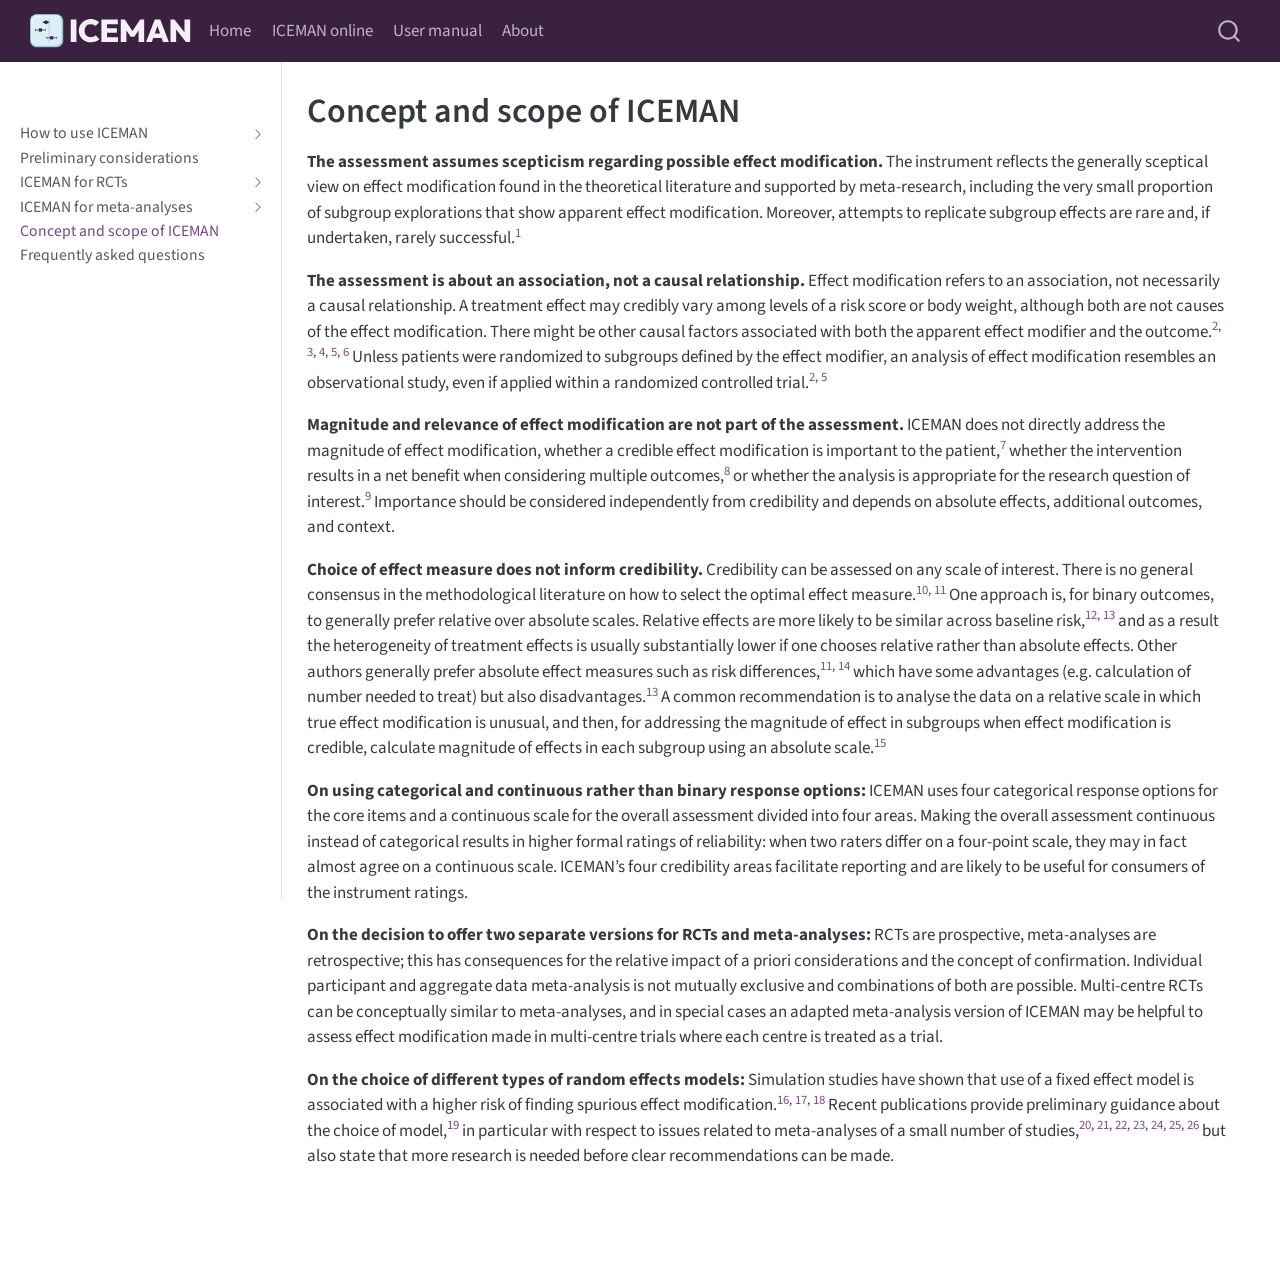
<file: docs/manual/concepts.html>
<!DOCTYPE html>
<html xmlns="http://www.w3.org/1999/xhtml" lang="en" xml:lang="en"><head>

<meta charset="utf-8">
<meta name="generator" content="quarto-1.9.37">

<meta name="viewport" content="width=device-width, initial-scale=1.0, user-scalable=yes">


<title>Concept and scope of ICEMAN – ICEMAN</title>
<style>
/* Default styles provided by pandoc.
** See https://pandoc.org/MANUAL.html#variables-for-html for config info.
*/
code{white-space: pre-wrap;}
span.smallcaps{font-variant: small-caps;}
div.columns{display: flex; gap: min(4vw, 1.5em);}
div.column{flex: auto; overflow-x: auto;}
div.hanging-indent{margin-left: 1.5em; text-indent: -1.5em;}
ul.task-list{list-style: none;}
ul.task-list li input[type="checkbox"] {
  width: 0.8em;
  margin: 0 0.8em 0.2em -1em; /* quarto-specific, see https://github.com/quarto-dev/quarto-cli/issues/4556 */ 
  vertical-align: middle;
}
/* CSS for citations */
div.csl-bib-body { }
div.csl-entry {
  clear: both;
}
.hanging-indent div.csl-entry {
  margin-left:2em;
  text-indent:-2em;
}
div.csl-left-margin {
  min-width:2em;
  float:left;
}
div.csl-right-inline {
  margin-left:2em;
  padding-left:1em;
}
div.csl-indent {
  margin-left: 2em;
}</style>


<script src="../site_libs/quarto-nav/quarto-nav.js"></script>
<script src="../site_libs/quarto-nav/headroom.min.js"></script>
<script src="../site_libs/clipboard/clipboard.min.js"></script>
<script src="../site_libs/quarto-search/autocomplete.umd.js"></script>
<script src="../site_libs/quarto-search/fuse.min.js"></script>
<script src="../site_libs/quarto-search/quarto-search.js"></script>
<meta name="quarto:offset" content="../">
<link href="../favicon.ico" rel="icon">
<script src="../site_libs/quarto-html/quarto.js" type="module"></script>
<script src="../site_libs/quarto-html/tabsets/tabsets.js" type="module"></script>
<script src="../site_libs/quarto-html/popper.min.js"></script>
<script src="../site_libs/quarto-html/tippy.umd.min.js"></script>
<link href="../site_libs/quarto-html/tippy.css" rel="stylesheet">
<link href="../site_libs/quarto-html/quarto-syntax-highlighting-7f8f88aac4f3542376d5c11b86a4c14d.css" rel="stylesheet" id="quarto-text-highlighting-styles">
<script src="../site_libs/bootstrap/bootstrap.min.js"></script>
<link href="../site_libs/bootstrap/bootstrap-icons.css" rel="stylesheet">
<link href="../site_libs/bootstrap/bootstrap-e08053616659bd935400a237fe03e637.min.css" rel="stylesheet" append-hash="true" id="quarto-bootstrap" data-mode="light">
<script id="quarto-search-options" type="application/json">{
  "location": "navbar",
  "copy-button": false,
  "collapse-after": 3,
  "panel-placement": "end",
  "type": "overlay",
  "limit": 50,
  "keyboard-shortcut": [
    "f",
    "/",
    "s"
  ],
  "show-item-context": false,
  "language": {
    "search-no-results-text": "No results",
    "search-matching-documents-text": "matching documents",
    "search-copy-link-title": "Copy link to search",
    "search-hide-matches-text": "Hide additional matches",
    "search-more-match-text": "more match in this document",
    "search-more-matches-text": "more matches in this document",
    "search-clear-button-title": "Clear",
    "search-text-placeholder": "",
    "search-detached-cancel-button-title": "Cancel",
    "search-submit-button-title": "Submit",
    "search-label": "Search"
  }
}</script>
<link rel="apple-touch-icon" href="../apple-touch-icon.png">
<script>window.name = 'iceman-manual';</script>


<link rel="stylesheet" href="../assets/custom.css">
<meta property="og:title" content="Concept and scope of ICEMAN – ICEMAN">
<meta property="og:description" content="ICEMAN is an instrument for assessing the credibility of effect modification analyses in randomized trials and meta-analyses.">
<meta property="og:image" content="https://www.iceman.help/assets/logo/png/iceman-project-card-1200x630.png">
<meta property="og:site_name" content="ICEMAN">
<meta property="og:image:height" content="630">
<meta property="og:image:width" content="1200">
<meta name="twitter:title" content="Concept and scope of ICEMAN – ICEMAN">
<meta name="twitter:description" content="ICEMAN is an instrument for assessing the credibility of effect modification analyses in randomized trials and meta-analyses.">
<meta name="twitter:image" content="https://www.iceman.help/assets/logo/png/iceman-project-card-1200x630.png">
<meta name="twitter:card" content="summary_large_image">
<meta name="twitter:image-height" content="630">
<meta name="twitter:image-width" content="1200">
</head>

<body class="nav-sidebar docked nav-fixed fullcontent quarto-light">

<div id="quarto-search-results"></div>
  <header id="quarto-header" class="headroom fixed-top">
    <nav class="navbar navbar-expand-lg " data-bs-theme="dark">
      <div class="navbar-container container-fluid">
      <div class="navbar-brand-container mx-auto">
    <a href="../index.html" class="navbar-brand navbar-brand-logo">
    <img src="../assets/logo/svg/iceman-lockup-compact-header.svg" alt="ICEMAN" class="navbar-logo light-content">
    <img src="../assets/logo/svg/iceman-lockup-compact-header.svg" alt="ICEMAN" class="navbar-logo dark-content">
    </a>
  </div>
            <div id="quarto-search" class="" title="Search"></div>
          <button class="navbar-toggler" type="button" data-bs-toggle="collapse" data-bs-target="#navbarCollapse" aria-controls="navbarCollapse" role="menu" aria-expanded="false" aria-label="Toggle navigation" onclick="if (window.quartoToggleHeadroom) { window.quartoToggleHeadroom(); }">
  <span class="navbar-toggler-icon"></span>
</button>
          <div class="collapse navbar-collapse" id="navbarCollapse">
            <ul class="navbar-nav navbar-nav-scroll me-auto">
  <li class="nav-item">
    <a class="nav-link" href="../index.html"> 
<span class="menu-text">Home</span></a>
  </li>  
  <li class="nav-item">
    <a class="nav-link" href="../tool.html"> 
<span class="menu-text">ICEMAN online</span></a>
  </li>  
  <li class="nav-item">
    <a class="nav-link active" href="../manual/index.html" target="iceman-manual" aria-current="page"> 
<span class="menu-text">User manual</span></a>
  </li>  
  <li class="nav-item">
    <a class="nav-link" href="../about.html"> 
<span class="menu-text">About</span></a>
  </li>  
</ul>
          </div> <!-- /navcollapse -->
            <div class="quarto-navbar-tools">
</div>
      </div> <!-- /container-fluid -->
    </nav>
  <nav class="quarto-secondary-nav">
    <div class="container-fluid d-flex">
      <button type="button" class="quarto-btn-toggle btn" data-bs-toggle="collapse" role="button" data-bs-target=".quarto-sidebar-collapse-item" aria-controls="quarto-sidebar" aria-expanded="false" aria-label="Toggle sidebar navigation" onclick="if (window.quartoToggleHeadroom) { window.quartoToggleHeadroom(); }">
        <i class="bi bi-layout-text-sidebar-reverse"></i>
      </button>
        <nav class="quarto-page-breadcrumbs" aria-label="breadcrumb"><ol class="breadcrumb"><li class="breadcrumb-item"><a href="../manual/concepts.html">Concept and scope of ICEMAN</a></li></ol></nav>
        <a class="flex-grow-1" role="navigation" data-bs-toggle="collapse" data-bs-target=".quarto-sidebar-collapse-item" aria-controls="quarto-sidebar" aria-expanded="false" aria-label="Toggle sidebar navigation" onclick="if (window.quartoToggleHeadroom) { window.quartoToggleHeadroom(); }">      
        </a>
      <button type="button" class="btn quarto-search-button" aria-label="Search" onclick="window.quartoOpenSearch();">
        <i class="bi bi-search"></i>
      </button>
    </div>
  </nav>
</header>
<!-- content -->
<div id="quarto-content" class="quarto-container page-columns page-rows-contents page-layout-article page-navbar">
<!-- sidebar -->
  <nav id="quarto-sidebar" class="sidebar collapse collapse-horizontal quarto-sidebar-collapse-item sidebar-navigation docked overflow-auto">
        <div class="mt-2 flex-shrink-0 align-items-center">
        <div class="sidebar-search">
        <div id="quarto-search" class="" title="Search"></div>
        </div>
        </div>
    <div class="sidebar-menu-container"> 
    <ul class="list-unstyled mt-1">
        <li class="sidebar-item sidebar-item-section">
      <div class="sidebar-item-container"> 
            <a href="../manual/index.html" class="sidebar-item-text sidebar-link">
 <span class="menu-text">How to use ICEMAN</span></a>
          <a class="sidebar-item-toggle text-start collapsed" data-bs-toggle="collapse" data-bs-target="#quarto-sidebar-section-1" role="navigation" aria-expanded="false" aria-label="Toggle section">
            <i class="bi bi-chevron-right ms-2"></i>
          </a> 
      </div>
      <ul id="quarto-sidebar-section-1" class="collapse list-unstyled sidebar-section depth1 ">  
          <li class="sidebar-item">
  <div class="sidebar-item-container"> 
  <a href="../manual/index.html#assessment-in-duplicate" class="sidebar-item-text sidebar-link">
 <span class="menu-text">Assessment in duplicate</span></a>
  </div>
</li>
          <li class="sidebar-item">
  <div class="sidebar-item-container"> 
  <a href="../manual/index.html#reporting" class="sidebar-item-text sidebar-link">
 <span class="menu-text">Reporting</span></a>
  </div>
</li>
          <li class="sidebar-item">
  <div class="sidebar-item-container"> 
  <a href="../manual/index.html#using-iceman-with-other-instruments" class="sidebar-item-text sidebar-link">
 <span class="menu-text">Using ICEMAN with other instruments</span></a>
  </div>
</li>
      </ul>
  </li>
        <li class="sidebar-item">
  <div class="sidebar-item-container"> 
  <a href="../manual/preliminary.html" class="sidebar-item-text sidebar-link">
 <span class="menu-text">Preliminary considerations</span></a>
  </div>
</li>
        <li class="sidebar-item sidebar-item-section">
      <div class="sidebar-item-container"> 
            <a href="../manual/rct.html" class="sidebar-item-text sidebar-link">
 <span class="menu-text">ICEMAN for RCTs</span></a>
          <a class="sidebar-item-toggle text-start collapsed" data-bs-toggle="collapse" data-bs-target="#quarto-sidebar-section-2" role="navigation" aria-expanded="false" aria-label="Toggle section">
            <i class="bi bi-chevron-right ms-2"></i>
          </a> 
      </div>
      <ul id="quarto-sidebar-section-2" class="collapse list-unstyled sidebar-section depth1 ">  
          <li class="sidebar-item">
  <div class="sidebar-item-container"> 
  <a href="../manual/rct.html#rct-item1" class="sidebar-item-text sidebar-link">
 <span class="menu-text">1 — Direction a priori</span></a>
  </div>
</li>
          <li class="sidebar-item">
  <div class="sidebar-item-container"> 
  <a href="../manual/rct.html#rct-item2" class="sidebar-item-text sidebar-link">
 <span class="menu-text">2 — Prior evidence</span></a>
  </div>
</li>
          <li class="sidebar-item">
  <div class="sidebar-item-container"> 
  <a href="../manual/rct.html#rct-item3" class="sidebar-item-text sidebar-link">
 <span class="menu-text">3 — Interaction test</span></a>
  </div>
</li>
          <li class="sidebar-item">
  <div class="sidebar-item-container"> 
  <a href="../manual/rct.html#rct-item4" class="sidebar-item-text sidebar-link">
 <span class="menu-text">4 — Multiplicity</span></a>
  </div>
</li>
          <li class="sidebar-item">
  <div class="sidebar-item-container"> 
  <a href="../manual/rct.html#rct-item5" class="sidebar-item-text sidebar-link">
 <span class="menu-text">5 — Cut points</span></a>
  </div>
</li>
          <li class="sidebar-item">
  <div class="sidebar-item-container"> 
  <a href="../manual/rct.html#rct-item6" class="sidebar-item-text sidebar-link">
 <span class="menu-text">6 — Additional</span></a>
  </div>
</li>
          <li class="sidebar-item">
  <div class="sidebar-item-container"> 
  <a href="../manual/rct.html#rct-item7" class="sidebar-item-text sidebar-link">
 <span class="menu-text">7 — Overall rating</span></a>
  </div>
</li>
          <li class="sidebar-item">
  <div class="sidebar-item-container"> 
  <a href="../manual/rct.html#rct-example" class="sidebar-item-text sidebar-link">
 <span class="menu-text">Worked example (CRASH-2)</span></a>
  </div>
</li>
      </ul>
  </li>
        <li class="sidebar-item sidebar-item-section">
      <div class="sidebar-item-container"> 
            <a href="../manual/meta.html" class="sidebar-item-text sidebar-link">
 <span class="menu-text">ICEMAN for meta-analyses</span></a>
          <a class="sidebar-item-toggle text-start collapsed" data-bs-toggle="collapse" data-bs-target="#quarto-sidebar-section-3" role="navigation" aria-expanded="false" aria-label="Toggle section">
            <i class="bi bi-chevron-right ms-2"></i>
          </a> 
      </div>
      <ul id="quarto-sidebar-section-3" class="collapse list-unstyled sidebar-section depth1 ">  
          <li class="sidebar-item">
  <div class="sidebar-item-container"> 
  <a href="../manual/meta.html#meta-item1" class="sidebar-item-text sidebar-link">
 <span class="menu-text">1 — Within vs between</span></a>
  </div>
</li>
          <li class="sidebar-item">
  <div class="sidebar-item-container"> 
  <a href="../manual/meta.html#meta-item2" class="sidebar-item-text sidebar-link">
 <span class="menu-text">2 — Similarity across trials</span></a>
  </div>
</li>
          <li class="sidebar-item">
  <div class="sidebar-item-container"> 
  <a href="../manual/meta.html#meta-item3" class="sidebar-item-text sidebar-link">
 <span class="menu-text">3 — Number of studies</span></a>
  </div>
</li>
          <li class="sidebar-item">
  <div class="sidebar-item-container"> 
  <a href="../manual/meta.html#meta-item4" class="sidebar-item-text sidebar-link">
 <span class="menu-text">4 — Direction a priori</span></a>
  </div>
</li>
          <li class="sidebar-item">
  <div class="sidebar-item-container"> 
  <a href="../manual/meta.html#meta-item5" class="sidebar-item-text sidebar-link">
 <span class="menu-text">5 — Interaction test</span></a>
  </div>
</li>
          <li class="sidebar-item">
  <div class="sidebar-item-container"> 
  <a href="../manual/meta.html#meta-item6" class="sidebar-item-text sidebar-link">
 <span class="menu-text">6 — Multiplicity</span></a>
  </div>
</li>
          <li class="sidebar-item">
  <div class="sidebar-item-container"> 
  <a href="../manual/meta.html#meta-item7" class="sidebar-item-text sidebar-link">
 <span class="menu-text">7 — Random effects model</span></a>
  </div>
</li>
          <li class="sidebar-item">
  <div class="sidebar-item-container"> 
  <a href="../manual/meta.html#meta-item8" class="sidebar-item-text sidebar-link">
 <span class="menu-text">8 — Cut points</span></a>
  </div>
</li>
          <li class="sidebar-item">
  <div class="sidebar-item-container"> 
  <a href="../manual/meta.html#meta-item9" class="sidebar-item-text sidebar-link">
 <span class="menu-text">9 — Additional</span></a>
  </div>
</li>
          <li class="sidebar-item">
  <div class="sidebar-item-container"> 
  <a href="../manual/meta.html#meta-item10" class="sidebar-item-text sidebar-link">
 <span class="menu-text">10 — Overall rating</span></a>
  </div>
</li>
          <li class="sidebar-item">
  <div class="sidebar-item-container"> 
  <a href="../manual/meta.html#meta-example" class="sidebar-item-text sidebar-link">
 <span class="menu-text">Worked example (cervical cancer)</span></a>
  </div>
</li>
      </ul>
  </li>
        <li class="sidebar-item">
  <div class="sidebar-item-container"> 
  <a href="../manual/concepts.html" class="sidebar-item-text sidebar-link active">
 <span class="menu-text">Concept and scope of ICEMAN</span></a>
  </div>
</li>
        <li class="sidebar-item">
  <div class="sidebar-item-container"> 
  <a href="../manual/faq.html" class="sidebar-item-text sidebar-link">
 <span class="menu-text">Frequently asked questions</span></a>
  </div>
</li>
    </ul>
    </div>
</nav>
<div id="quarto-sidebar-glass" class="quarto-sidebar-collapse-item" data-bs-toggle="collapse" data-bs-target=".quarto-sidebar-collapse-item"></div>
<!-- margin-sidebar -->
    
<!-- main -->
<main class="content" id="quarto-document-content">

<header id="title-block-header" class="quarto-title-block default">
<div class="quarto-title">
<h1 class="title">Concept and scope of ICEMAN</h1>
</div>



<div class="quarto-title-meta">

    
  
    
  </div>
  


</header>


<p><strong>The assessment assumes scepticism regarding possible effect modification.</strong> The instrument reflects the generally sceptical view on effect modification found in the theoretical literature and supported by meta-research, including the very small proportion of subgroup explorations that show apparent effect modification. Moreover, attempts to replicate subgroup effects are rare and, if undertaken, rarely successful.<span class="citation" data-cites="Wallach2017evaluation-0001"><sup><a href="#ref-Wallach2017evaluation-0001" role="doc-biblioref">1</a></sup></span></p>
<p><strong>The assessment is about an association, not a causal relationship.</strong> Effect modification refers to an association, not necessarily a causal relationship. A treatment effect may credibly vary among levels of a risk score or body weight, although both are not causes of the effect modification. There might be other causal factors associated with both the apparent effect modifier and the outcome.<span class="citation" data-cites="VanderWeele2009on-0001 VanderWeele2011interpretation-0001 VanderWeele2015explanation-0001 Groenwold2009confounding-0001 VanderWeele2007four-0001"><sup><a href="#ref-VanderWeele2009on-0001" role="doc-biblioref">2</a>, <a href="#ref-VanderWeele2011interpretation-0001" role="doc-biblioref">3</a>, <a href="#ref-VanderWeele2015explanation-0001" role="doc-biblioref">4</a>, <a href="#ref-Groenwold2009confounding-0001" role="doc-biblioref">5</a>, <a href="#ref-VanderWeele2007four-0001" role="doc-biblioref">6</a></sup></span> Unless patients were randomized to subgroups defined by the effect modifier, an analysis of effect modification resembles an observational study, even if applied within a randomized controlled trial.<span class="citation" data-cites="VanderWeele2009on-0001 Groenwold2009confounding-0001"><sup><a href="#ref-VanderWeele2009on-0001" role="doc-biblioref">2</a>, <a href="#ref-Groenwold2009confounding-0001" role="doc-biblioref">5</a></sup></span></p>
<p><strong>Magnitude and relevance of effect modification are not part of the assessment.</strong> ICEMAN does not directly address the magnitude of effect modification, whether a credible effect modification is important to the patient,<span class="citation" data-cites="MethodologyCommitteeOfThePatient-CenteredOutcomesResearchInstitute2012methodological"><sup><a href="#ref-MethodologyCommitteeOfThePatient-CenteredOutcomesResearchInstitute2012methodological" role="doc-biblioref">7</a></sup></span> whether the intervention results in a net benefit when considering multiple outcomes,<span class="citation" data-cites="Alper2019defining-0001"><sup><a href="#ref-Alper2019defining-0001" role="doc-biblioref">8</a></sup></span> or whether the analysis is appropriate for the research question of interest.<span class="citation" data-cites="EuropeanMedicinesAgency2020ich"><sup><a href="#ref-EuropeanMedicinesAgency2020ich" role="doc-biblioref">9</a></sup></span> Importance should be considered independently from credibility and depends on absolute effects, additional outcomes, and context.</p>
<p><strong>Choice of effect measure does not inform credibility.</strong> Credibility can be assessed on any scale of interest. There is no general consensus in the methodological literature on how to select the optimal effect measure.<span class="citation" data-cites="Poole2015is-0001 Lesko2018considerations-0002"><sup><a href="#ref-Poole2015is-0001" role="doc-biblioref">10</a>, <a href="#ref-Lesko2018considerations-0002" role="doc-biblioref">11</a></sup></span> One approach is, for binary outcomes, to generally prefer relative over absolute scales. Relative effects are more likely to be similar across baseline risk,<span class="citation" data-cites="Rhodes2016empirical-0001 Schmid1998an-0001"><sup><a href="#ref-Rhodes2016empirical-0001" role="doc-biblioref">12</a>, <a href="#ref-Schmid1998an-0001" role="doc-biblioref">13</a></sup></span> and as a result the heterogeneity of treatment effects is usually substantially lower if one chooses relative rather than absolute effects. Other authors generally prefer absolute effect measures such as risk differences,<span class="citation" data-cites="Lesko2018considerations-0002 Lesko2018considerations-0001"><sup><a href="#ref-Lesko2018considerations-0002" role="doc-biblioref">11</a>, <a href="#ref-Lesko2018considerations-0001" role="doc-biblioref">14</a></sup></span> which have some advantages (e.g.&nbsp;calculation of number needed to treat) but also disadvantages.<span class="citation" data-cites="Schmid1998an-0001"><sup><a href="#ref-Schmid1998an-0001" role="doc-biblioref">13</a></sup></span> A common recommendation is to analyse the data on a relative scale in which true effect modification is unusual, and then, for addressing the magnitude of effect in subgroups when effect modification is credible, calculate magnitude of effects in each subgroup using an absolute scale.<span class="citation" data-cites="Varadhan2016treatment-0001"><sup><a href="#ref-Varadhan2016treatment-0001" role="doc-biblioref">15</a></sup></span></p>
<p><strong>On using categorical and continuous rather than binary response options:</strong> ICEMAN uses four categorical response options for the core items and a continuous scale for the overall assessment divided into four areas. Making the overall assessment continuous instead of categorical results in higher formal ratings of reliability: when two raters differ on a four-point scale, they may in fact almost agree on a continuous scale. ICEMAN’s four credibility areas facilitate reporting and are likely to be useful for consumers of the instrument ratings.</p>
<p><strong>On the decision to offer two separate versions for RCTs and meta-analyses:</strong> RCTs are prospective, meta-analyses are retrospective; this has consequences for the relative impact of a priori considerations and the concept of confirmation. Individual participant and aggregate data meta-analysis is not mutually exclusive and combinations of both are possible. Multi-centre RCTs can be conceptually similar to meta-analyses, and in special cases an adapted meta-analysis version of ICEMAN may be helpful to assess effect modification made in multi-centre trials where each centre is treated as a trial.</p>
<p><strong>On the choice of different types of random effects models:</strong> Simulation studies have shown that use of a fixed effect model is associated with a higher risk of finding spurious effect modification.<span class="citation" data-cites="Higgins2004controlling-0001 Hua2017one-stage-0001 Rubio-Aparicio2017analysis-0001"><sup><a href="#ref-Higgins2004controlling-0001" role="doc-biblioref">16</a>, <a href="#ref-Hua2017one-stage-0001" role="doc-biblioref">17</a>, <a href="#ref-Rubio-Aparicio2017analysis-0001" role="doc-biblioref">18</a></sup></span> Recent publications provide preliminary guidance about the choice of model,<span class="citation" data-cites="Veroniki2019methods"><sup><a href="#ref-Veroniki2019methods" role="doc-biblioref">19</a></sup></span> in particular with respect to issues related to meta-analyses of a small number of studies,<span class="citation" data-cites="Borenstein2019common-0001 Michael2019exact Rover2015hartung-knapp-sidik-jonkman Bender2018methods Friede2017meta-analysis Friede2017meta-analysis-0001 Seide2019likelihood-based"><sup><a href="#ref-Borenstein2019common-0001" role="doc-biblioref">20</a>, <a href="#ref-Michael2019exact" role="doc-biblioref">21</a>, <a href="#ref-Rover2015hartung-knapp-sidik-jonkman" role="doc-biblioref">22</a>, <a href="#ref-Bender2018methods" role="doc-biblioref">23</a>, <a href="#ref-Friede2017meta-analysis" role="doc-biblioref">24</a>, <a href="#ref-Friede2017meta-analysis-0001" role="doc-biblioref">25</a>, <a href="#ref-Seide2019likelihood-based" role="doc-biblioref">26</a></sup></span> but also state that more research is needed before clear recommendations can be made.</p>




<div id="quarto-appendix" class="default"><section class="quarto-appendix-contents" role="doc-bibliography" id="quarto-bibliography"><h2 class="anchored quarto-appendix-heading">References</h2><div id="refs" class="references csl-bib-body" role="list">
<div id="ref-Wallach2017evaluation-0001" class="csl-entry" role="listitem">
1. Wallach JD, Sullivan PG, Trepanowski JF, Sainani KL, Steyerberg EW, Ioannidis JPA. Evaluation of evidence of statistical support and corroboration of subgroup claims in randomized clinical trials [Internet]. JAMA Intern. Med. 2017 ;177(4):554–560.Available from: <a href="http://dx.doi.org/10.1001/jamainternmed.2016.9125">http://dx.doi.org/10.1001/jamainternmed.2016.9125</a>
</div>
<div id="ref-VanderWeele2009on-0001" class="csl-entry" role="listitem">
2. VanderWeele TJ. On the distinction between interaction and effect modification [Internet]. Epidemiology. 2009 Nov. ;20(6):863–871.Available from: <a href="http://dx.doi.org/10.1097/EDE.0b013e3181ba333c">http://dx.doi.org/10.1097/EDE.0b013e3181ba333c</a>
</div>
<div id="ref-VanderWeele2011interpretation-0001" class="csl-entry" role="listitem">
3. VanderWeele TJ, Knol MJ. Interpretation of subgroup analyses in randomized trials: Heterogeneity versus secondary interventions [Internet]. Ann. Intern. Med. 2011 ;154(10):680–683.Available from: <a href="http://dx.doi.org/10.7326/0003-4819-154-10-201105170-00008">http://dx.doi.org/10.7326/0003-4819-154-10-201105170-00008</a>
</div>
<div id="ref-VanderWeele2015explanation-0001" class="csl-entry" role="listitem">
4. VanderWeele T. Explanation in causal inference: Methods for mediation and interaction. 1st ed. New York, NY: Oxford University Press; 2015.
</div>
<div id="ref-Groenwold2009confounding-0001" class="csl-entry" role="listitem">
5. Groenwold RHH, Donders ART, Heijden GJMG van der, Hoes AW, Rovers MM. Confounding of subgroup analyses in randomized data [Internet]. Arch. Intern. Med. 2009 ;169(16):1532–1534.Available from: <a href="http://dx.doi.org/10.1001/archinternmed.2009.250">http://dx.doi.org/10.1001/archinternmed.2009.250</a>
</div>
<div id="ref-VanderWeele2007four-0001" class="csl-entry" role="listitem">
6. VanderWeele TJ, Robins JM. Four types of effect modification: A classification based on directed acyclic graphs: A classification based on directed acyclic graphs [Internet]. Epidemiology. 2007 Sept. ;18(5):561–568.Available from: <a href="http://dx.doi.org/10.1097/EDE.0b013e318127181b">http://dx.doi.org/10.1097/EDE.0b013e318127181b</a>
</div>
<div id="ref-MethodologyCommitteeOfThePatient-CenteredOutcomesResearchInstitute2012methodological" class="csl-entry" role="listitem">
7. Methodology Committee of the Patient-Centered Outcomes Research Institute. Methodological standards and patient-centeredness in comparative effectiveness research: The <span>PCORI</span> perspective. JAMA. 2012 ;307(15):163640.
</div>
<div id="ref-Alper2019defining-0001" class="csl-entry" role="listitem">
8. Alper BS, Oettgen P, Kunnamo I, Iorio A, Ansari MT, Murad MH, Meerpohl JJ, Qaseem A, Hultcrantz M, Schünemann HJ, Guyatt G, GRADE Working Group. Defining certainty of net benefit: A <span>GRADE</span> concept paper [Internet]. BMJ Open. 2019 ;9(6):e027445.Available from: <a href="http://dx.doi.org/10.1136/bmjopen-2018-027445">http://dx.doi.org/10.1136/bmjopen-2018-027445</a>
</div>
<div id="ref-EuropeanMedicinesAgency2020ich" class="csl-entry" role="listitem">
9. European Medicines Agency. <span>ICH</span> <span>E9</span> (<span>R1</span>) addendum on estimands and sensitivity analysis in clinical trials to the guideline on statistical principles for clinical trials. 2020 ;
</div>
<div id="ref-Poole2015is-0001" class="csl-entry" role="listitem">
10. Poole C, Shrier I, VanderWeele TJ. Is the risk difference really a more heterogeneous measure? [Internet]. Epidemiology. 2015 Sept. ;26(5):714–718.Available from: <a href="https://doi.org/10.1097/EDE.0000000000000354">https://doi.org/10.1097/EDE.0000000000000354</a>
</div>
<div id="ref-Lesko2018considerations-0002" class="csl-entry" role="listitem">
11. Lesko CR, Henderson NC, Varadhan R. Considerations when assessing heterogeneity of treatment effect in patient-centered outcomes research [Internet]. J. Clin. Epidemiol. 2018 Aug. ;10022–31.Available from: <a href="http://dx.doi.org/10.1016/j.jclinepi.2018.04.005">http://dx.doi.org/10.1016/j.jclinepi.2018.04.005</a>
</div>
<div id="ref-Rhodes2016empirical-0001" class="csl-entry" role="listitem">
12. Rhodes KM, Turner RM, Higgins JP. Empirical evidence about inconsistency among studies in a pairwise meta-analysis. Res. Synth. Methods. 2016 ;7(4):346–370.
</div>
<div id="ref-Schmid1998an-0001" class="csl-entry" role="listitem">
13. Schmid CH, Lau J, McIntosh MW, Cappelleri JC. An empirical study of the effect of the control rate as a predictor of treatment efficacy in meta-analysis of clinical trials [Internet]. Stat. Med. 1998 ;17(17):1923–1942.Available from: <a href="http://dx.doi.org/10.1002/(sici)1097-0258(19980915)17:17<1923::aid-sim874>3.0.co;2-6">http://dx.doi.org/10.1002/(sici)1097-0258(19980915)17:17&lt;1923::aid-sim874&gt;3.0.co;2-6</a>
</div>
<div id="ref-Lesko2018considerations-0001" class="csl-entry" role="listitem">
14. Lesko CR, Henderson NC, Varadhan R. Considerations when assessing heterogeneity of treatment effect in patient-centered outcomes research [Internet]. J. Clin. Epidemiol. 2018 Aug. ;10022–31.Available from: <a href="http://dx.doi.org/10.1016/j.jclinepi.2018.04.005">http://dx.doi.org/10.1016/j.jclinepi.2018.04.005</a>
</div>
<div id="ref-Varadhan2016treatment-0001" class="csl-entry" role="listitem">
15. Varadhan R, Wang S-J. Treatment effect heterogeneity for univariate subgroups in clinical trials: Shrinkage, standardization, or else: Treatment effect heterogeneity for univariate subgroups in clinical trials [Internet]. Biom. J. 2016 Jan. ;58(1):133–153.Available from: <a href="http://dx.doi.org/10.1002/bimj.201400102">http://dx.doi.org/10.1002/bimj.201400102</a>
</div>
<div id="ref-Higgins2004controlling-0001" class="csl-entry" role="listitem">
16. Higgins JPT, Thompson SG. Controlling the risk of spurious findings from meta-regression [Internet]. Stat. Med. 2004 ;23(11):1663–1682.Available from: <a href="http://dx.doi.org/10.1002/sim.1752">http://dx.doi.org/10.1002/sim.1752</a>
</div>
<div id="ref-Hua2017one-stage-0001" class="csl-entry" role="listitem">
17. Hua H, Burke DL, Crowther MJ, Ensor J, Tudur Smith C, Riley RD. One-stage individual participant data meta-analysis models: Estimation of treatment-covariate interactions must avoid ecological bias by separating out within-trial and across-trial information: One-stage <span>IPD</span> meta-analysis models must avoid ecological bias [Internet]. Stat. Med. 2017 ;36(5):772–789.Available from: <a href="http://dx.doi.org/10.1002/sim.7171">http://dx.doi.org/10.1002/sim.7171</a>
</div>
<div id="ref-Rubio-Aparicio2017analysis-0001" class="csl-entry" role="listitem">
18. Rubio-Aparicio M, Sánchez-Meca J, López-López JA, Botella J, Marín-Martínez F. Analysis of categorical moderators in mixed-effects meta-analysis: Consequences of using pooled versus separate estimates of the residual between-studies variances [Internet]. Br. J. Math. Stat. Psychol. 2017 Nov. ;70(3):439–456.Available from: <a href="http://dx.doi.org/10.1111/bmsp.12092">http://dx.doi.org/10.1111/bmsp.12092</a>
</div>
<div id="ref-Veroniki2019methods" class="csl-entry" role="listitem">
19. Veroniki AA, Jackson D, Bender R, Kuss O, Langan D, Higgins JPT, Knapp G, Salanti G. Methods to calculate uncertainty in the estimated overall effect size from a random-effects meta-analysis [Internet]. Res. Synth. Methods. 2019 Mar. ;10(1):23–43.Available from: <a href="http://dx.doi.org/10.1002/jrsm.1319">http://dx.doi.org/10.1002/jrsm.1319</a>
</div>
<div id="ref-Borenstein2019common-0001" class="csl-entry" role="listitem">
20. Borenstein M. Common mistakes in meta-analysis: And how to avoid them. Biostat, Inc.; 2019.
</div>
<div id="ref-Michael2019exact" class="csl-entry" role="listitem">
21. Michael H, Thornton S, Xie M, Tian L. Exact inference on the random-effects model for meta-analyses with few studies [Internet]. Biometrics. 2019 June ;75(2):485–493.Available from: <a href="http://dx.doi.org/10.1111/biom.12998">http://dx.doi.org/10.1111/biom.12998</a>
</div>
<div id="ref-Rover2015hartung-knapp-sidik-jonkman" class="csl-entry" role="listitem">
22. Röver C, Knapp G, Friede T. Hartung-knapp-sidik-jonkman approach and its modification for random-effects meta-analysis with few studies [Internet]. BMC Med. Res. Methodol. 2015 ;15(1):99.Available from: <a href="http://dx.doi.org/10.1186/s12874-015-0091-1">http://dx.doi.org/10.1186/s12874-015-0091-1</a>
</div>
<div id="ref-Bender2018methods" class="csl-entry" role="listitem">
23. Bender R, Friede T, Koch A, Kuss O, Schlattmann P, Schwarzer G, Skipka G. Methods for evidence synthesis in the case of very few studies [Internet]. Res. Synth. Methods. 2018 Sept. ;9(3):382–392.Available from: <a href="http://dx.doi.org/10.1002/jrsm.1297">http://dx.doi.org/10.1002/jrsm.1297</a>
</div>
<div id="ref-Friede2017meta-analysis" class="csl-entry" role="listitem">
24. Friede T, Röver C, Wandel S, Neuenschwander B. Meta-analysis of two studies in the presence of heterogeneity with applications in rare diseases: Meta-analysis of two studies in the presence of heterogeneity [Internet]. Biom. J. 2017 July ;59(4):658–671.Available from: <a href="http://dx.doi.org/10.1002/bimj.201500236">http://dx.doi.org/10.1002/bimj.201500236</a>
</div>
<div id="ref-Friede2017meta-analysis-0001" class="csl-entry" role="listitem">
25. Friede T, Röver C, Wandel S, Neuenschwander B. Meta-analysis of few small studies in orphan diseases: Meta-analysis of few small studies [Internet]. Res. Synth. Methods. 2017 Mar. ;8(1):79–91.Available from: <a href="http://dx.doi.org/10.1002/jrsm.1217">http://dx.doi.org/10.1002/jrsm.1217</a>
</div>
<div id="ref-Seide2019likelihood-based" class="csl-entry" role="listitem">
26. Seide SE, Röver C, Friede T. Likelihood-based random-effects meta-analysis with few studies: Empirical and simulation studies [Internet]. BMC Med. Res. Methodol. 2019 ;19(1):16.Available from: <a href="http://dx.doi.org/10.1186/s12874-018-0618-3">http://dx.doi.org/10.1186/s12874-018-0618-3</a>
</div>
</div></section></div></main> <!-- /main -->
<script>
document.addEventListener('DOMContentLoaded', function () {
  var main = document.getElementById('quarto-document-content');
  if (!main || !document.getElementById('quarto-sidebar')) return;

  var sections = Array.from(main.querySelectorAll('section.level2'));
  // Don't accordionise pages with only one section (e.g. How to use ICEMAN)
  if (sections.length < 2) return;

  sections.forEach(function (section) {
    var h2 = section.querySelector(':scope > h2');
    if (!h2) return;

    var id = section.id || ('acc-' + Math.random().toString(36).slice(2));
    var collapseId = 'acc-body-' + id;

    section.classList.add('acc-item');

    var headerDiv = document.createElement('div');
    headerDiv.className = 'acc-header';

    var btn = document.createElement('button');
    btn.className = 'acc-btn collapsed';
    btn.setAttribute('type', 'button');
    btn.setAttribute('aria-expanded', 'false');
    btn.setAttribute('aria-controls', collapseId);
    btn.innerHTML = h2.innerHTML;

    headerDiv.appendChild(btn);

    var bodyDiv = document.createElement('div');
    bodyDiv.id = collapseId;
    bodyDiv.className = 'acc-body collapse';

    var innerDiv = document.createElement('div');
    innerDiv.className = 'acc-body-inner';

    Array.from(section.children).forEach(function (child) {
      if (child !== h2) innerDiv.appendChild(child);
    });

    bodyDiv.appendChild(innerDiv);

    section.innerHTML = '';
    section.appendChild(headerDiv);
    section.appendChild(bodyDiv);

    btn.addEventListener('click', function () {
      var expanded = this.getAttribute('aria-expanded') === 'true';
      this.setAttribute('aria-expanded', String(!expanded));
      this.classList.toggle('collapsed', expanded);
      bodyDiv.classList.toggle('show', !expanded);
    });
  });

  // Color all response-option tables by ordered credibility level, not by exact wording.
  // This keeps variants such as "Inconsistent with prior evidence" colored correctly.
  main.querySelectorAll('.acc-body-inner table').forEach(function (table) {
    var firstHeader = table.querySelector('thead th');
    if (!firstHeader || !/response options/i.test(firstHeader.textContent)) return;

    var colorClasses = ['rt-red', 'rt-orange', 'rt-yellow', 'rt-green'];
    var colorIndex = 0;

    table.querySelectorAll('tbody tr').forEach(function (row) {
      row.classList.remove('rt-red', 'rt-orange', 'rt-yellow', 'rt-green', 'rt-na');

      var text = (row.cells[0] ? row.cells[0].textContent : '').toLowerCase();
      if (text.includes('not applicable')) {
        row.classList.add('rt-na');
        return;
      }

      row.classList.add(colorClasses[Math.min(colorIndex, colorClasses.length - 1)]);
      colorIndex += 1;
    });
  });

  function collapseAll() {
    main.querySelectorAll('.acc-body.show').forEach(function (body) {
      body.classList.remove('show');
      var btn = body.previousElementSibling && body.previousElementSibling.querySelector('.acc-btn');
      if (btn) { btn.setAttribute('aria-expanded', 'false'); btn.classList.add('collapsed'); }
    });
  }

  function expandByHash() {
    var hash = window.location.hash.slice(1);
    if (!hash) return;
    var target = document.getElementById(hash);
    if (!target) return;

    // Find the acc-body containing the target (either the body itself or an ancestor)
    var accBody = target.classList.contains('acc-body')
      ? target
      : (target.closest ? target.closest('.acc-body') : null);
    if (!accBody) accBody = document.getElementById('acc-body-' + hash);
    if (!accBody) return;

    collapseAll();
    accBody.classList.add('show');
    var btn = accBody.previousElementSibling && accBody.previousElementSibling.querySelector('.acc-btn');
    if (btn) { btn.setAttribute('aria-expanded', 'true'); btn.classList.remove('collapsed'); }

    setTimeout(function () {
      target.scrollIntoView({ behavior: 'smooth', block: 'start' });
    }, 50);
  }

  window.addEventListener('hashchange', expandByHash);
  expandByHash();
});
</script>
<script id="quarto-html-after-body" type="application/javascript">
  window.document.addEventListener("DOMContentLoaded", function (event) {
    const isCodeAnnotation = (el) => {
      for (const clz of el.classList) {
        if (clz.startsWith('code-annotation-')) {                     
          return true;
        }
      }
      return false;
    }
    const onCopySuccess = function(e) {
      // button target
      const button = e.trigger;
      // don't keep focus
      button.blur();
      // flash "checked"
      button.classList.add('code-copy-button-checked');
      var currentTitle = button.getAttribute("title");
      button.setAttribute("title", "Copied!");
      let tooltip;
      if (window.bootstrap) {
        button.setAttribute("data-bs-toggle", "tooltip");
        button.setAttribute("data-bs-placement", "left");
        button.setAttribute("data-bs-title", "Copied!");
        tooltip = new bootstrap.Tooltip(button, 
          { trigger: "manual", 
            customClass: "code-copy-button-tooltip",
            offset: [0, -8]});
        tooltip.show();    
      }
      setTimeout(function() {
        if (tooltip) {
          tooltip.hide();
          button.removeAttribute("data-bs-title");
          button.removeAttribute("data-bs-toggle");
          button.removeAttribute("data-bs-placement");
        }
        button.setAttribute("title", currentTitle);
        button.classList.remove('code-copy-button-checked');
      }, 1000);
      // clear code selection
      e.clearSelection();
    }
    const getTextToCopy = function(trigger) {
      const outerScaffold = trigger.parentElement.cloneNode(true);
      const codeEl = outerScaffold.querySelector('code');
      for (const childEl of codeEl.children) {
        if (isCodeAnnotation(childEl)) {
          childEl.remove();
        }
      }
      return codeEl.innerText;
    }
    const clipboard = new window.ClipboardJS('.code-copy-button:not([data-in-quarto-modal])', {
      text: getTextToCopy
    });
    clipboard.on('success', onCopySuccess);
    if (window.document.getElementById('quarto-embedded-source-code-modal')) {
      const clipboardModal = new window.ClipboardJS('.code-copy-button[data-in-quarto-modal]', {
        text: getTextToCopy,
        container: window.document.getElementById('quarto-embedded-source-code-modal')
      });
      clipboardModal.on('success', onCopySuccess);
    }
      var localhostRegex = new RegExp(/^(?:http|https):\/\/localhost\:?[0-9]*\//);
      var mailtoRegex = new RegExp(/^mailto:/);
        var filterRegex = new RegExp("https:\/\/www\.iceman\.help");
      var isInternal = (href) => {
          return filterRegex.test(href) || localhostRegex.test(href) || mailtoRegex.test(href);
      }
      // Inspect non-navigation links and adorn them if external
     var links = window.document.querySelectorAll('a[href]:not(.nav-link):not(.navbar-brand):not(.toc-action):not(.sidebar-link):not(.sidebar-item-toggle):not(.pagination-link):not(.no-external):not([aria-hidden]):not(.dropdown-item):not(.quarto-navigation-tool):not(.about-link)');
      for (var i=0; i<links.length; i++) {
        const link = links[i];
        if (!isInternal(link.href)) {
          // undo the damage that might have been done by quarto-nav.js in the case of
          // links that we want to consider external
          if (link.dataset.originalHref !== undefined) {
            link.href = link.dataset.originalHref;
          }
        }
      }
    function tippyHover(el, contentFn, onTriggerFn, onUntriggerFn) {
      const config = {
        allowHTML: true,
        maxWidth: 500,
        delay: 100,
        arrow: false,
        appendTo: function(el) {
            return el.parentElement;
        },
        interactive: true,
        interactiveBorder: 10,
        theme: 'quarto',
        placement: 'bottom-start',
      };
      if (contentFn) {
        config.content = contentFn;
      }
      if (onTriggerFn) {
        config.onTrigger = onTriggerFn;
      }
      if (onUntriggerFn) {
        config.onUntrigger = onUntriggerFn;
      }
      window.tippy(el, config); 
    }
    const noterefs = window.document.querySelectorAll('a[role="doc-noteref"]');
    for (var i=0; i<noterefs.length; i++) {
      const ref = noterefs[i];
      tippyHover(ref, function() {
        // use id or data attribute instead here
        let href = ref.getAttribute('data-footnote-href') || ref.getAttribute('href');
        try { href = new URL(href).hash; } catch {}
        const id = href.replace(/^#\/?/, "");
        const note = window.document.getElementById(id);
        if (note) {
          return note.innerHTML;
        } else {
          return "";
        }
      });
    }
    const xrefs = window.document.querySelectorAll('a.quarto-xref');
    const processXRef = (id, note) => {
      // Strip column container classes
      const stripColumnClz = (el) => {
        el.classList.remove("page-full", "page-columns");
        if (el.children) {
          for (const child of el.children) {
            stripColumnClz(child);
          }
        }
      }
      stripColumnClz(note)
      if (id === null || id.startsWith('sec-')) {
        // Special case sections, only their first couple elements
        const container = document.createElement("div");
        if (note.children && note.children.length > 2) {
          container.appendChild(note.children[0].cloneNode(true));
          for (let i = 1; i < note.children.length; i++) {
            const child = note.children[i];
            if (child.tagName === "P" && child.innerText === "") {
              continue;
            } else {
              container.appendChild(child.cloneNode(true));
              break;
            }
          }
          if (window.Quarto?.typesetMath) {
            window.Quarto.typesetMath(container);
          }
          return container.innerHTML
        } else {
          if (window.Quarto?.typesetMath) {
            window.Quarto.typesetMath(note);
          }
          return note.innerHTML;
        }
      } else {
        // Remove any anchor links if they are present
        const anchorLink = note.querySelector('a.anchorjs-link');
        if (anchorLink) {
          anchorLink.remove();
        }
        if (window.Quarto?.typesetMath) {
          window.Quarto.typesetMath(note);
        }
        if (note.classList.contains("callout")) {
          return note.outerHTML;
        } else {
          return note.innerHTML;
        }
      }
    }
    for (var i=0; i<xrefs.length; i++) {
      const xref = xrefs[i];
      tippyHover(xref, undefined, function(instance) {
        instance.disable();
        let url = xref.getAttribute('href');
        let hash = undefined; 
        if (url.startsWith('#')) {
          hash = url;
        } else {
          try { hash = new URL(url).hash; } catch {}
        }
        if (hash) {
          const id = hash.replace(/^#\/?/, "");
          const note = window.document.getElementById(id);
          if (note !== null) {
            try {
              const html = processXRef(id, note.cloneNode(true));
              instance.setContent(html);
            } finally {
              instance.enable();
              instance.show();
            }
          } else {
            // See if we can fetch this
            fetch(url.split('#')[0])
            .then(res => res.text())
            .then(html => {
              const parser = new DOMParser();
              const htmlDoc = parser.parseFromString(html, "text/html");
              const note = htmlDoc.getElementById(id);
              if (note !== null) {
                const html = processXRef(id, note);
                instance.setContent(html);
              } 
            }).finally(() => {
              instance.enable();
              instance.show();
            });
          }
        } else {
          // See if we can fetch a full url (with no hash to target)
          // This is a special case and we should probably do some content thinning / targeting
          fetch(url)
          .then(res => res.text())
          .then(html => {
            const parser = new DOMParser();
            const htmlDoc = parser.parseFromString(html, "text/html");
            const note = htmlDoc.querySelector('main.content');
            if (note !== null) {
              // This should only happen for chapter cross references
              // (since there is no id in the URL)
              // remove the first header
              if (note.children.length > 0 && note.children[0].tagName === "HEADER") {
                note.children[0].remove();
              }
              const html = processXRef(null, note);
              instance.setContent(html);
            } 
          }).finally(() => {
            instance.enable();
            instance.show();
          });
        }
      }, function(instance) {
      });
    }
        let selectedAnnoteEl;
        const selectorForAnnotation = ( cell, annotation) => {
          let cellAttr = 'data-code-cell="' + cell + '"';
          let lineAttr = 'data-code-annotation="' +  annotation + '"';
          const selector = 'span[' + cellAttr + '][' + lineAttr + ']';
          return selector;
        }
        const selectCodeLines = (annoteEl) => {
          const doc = window.document;
          const targetCell = annoteEl.getAttribute("data-target-cell");
          const targetAnnotation = annoteEl.getAttribute("data-target-annotation");
          const annoteSpan = window.document.querySelector(selectorForAnnotation(targetCell, targetAnnotation));
          const lines = annoteSpan.getAttribute("data-code-lines").split(",");
          const lineIds = lines.map((line) => {
            return targetCell + "-" + line;
          })
          let top = null;
          let height = null;
          let parent = null;
          if (lineIds.length > 0) {
              //compute the position of the single el (top and bottom and make a div)
              const el = window.document.getElementById(lineIds[0]);
              top = el.offsetTop;
              height = el.offsetHeight;
              parent = el.parentElement.parentElement;
            if (lineIds.length > 1) {
              const lastEl = window.document.getElementById(lineIds[lineIds.length - 1]);
              const bottom = lastEl.offsetTop + lastEl.offsetHeight;
              height = bottom - top;
            }
            if (top !== null && height !== null && parent !== null) {
              // cook up a div (if necessary) and position it 
              let div = window.document.getElementById("code-annotation-line-highlight");
              if (div === null) {
                div = window.document.createElement("div");
                div.setAttribute("id", "code-annotation-line-highlight");
                div.style.position = 'absolute';
                parent.appendChild(div);
              }
              div.style.top = top - 2 + "px";
              div.style.height = height + 4 + "px";
              div.style.left = 0;
              let gutterDiv = window.document.getElementById("code-annotation-line-highlight-gutter");
              if (gutterDiv === null) {
                gutterDiv = window.document.createElement("div");
                gutterDiv.setAttribute("id", "code-annotation-line-highlight-gutter");
                gutterDiv.style.position = 'absolute';
                const codeCell = window.document.getElementById(targetCell);
                const gutter = codeCell.querySelector('.code-annotation-gutter');
                gutter.appendChild(gutterDiv);
              }
              gutterDiv.style.top = top - 2 + "px";
              gutterDiv.style.height = height + 4 + "px";
            }
            selectedAnnoteEl = annoteEl;
          }
        };
        const unselectCodeLines = () => {
          const elementsIds = ["code-annotation-line-highlight", "code-annotation-line-highlight-gutter"];
          elementsIds.forEach((elId) => {
            const div = window.document.getElementById(elId);
            if (div) {
              div.remove();
            }
          });
          selectedAnnoteEl = undefined;
        };
          // Handle positioning of the toggle
      window.addEventListener(
        "resize",
        throttle(() => {
          elRect = undefined;
          if (selectedAnnoteEl) {
            selectCodeLines(selectedAnnoteEl);
          }
        }, 10)
      );
      function throttle(fn, ms) {
      let throttle = false;
      let timer;
        return (...args) => {
          if(!throttle) { // first call gets through
              fn.apply(this, args);
              throttle = true;
          } else { // all the others get throttled
              if(timer) clearTimeout(timer); // cancel #2
              timer = setTimeout(() => {
                fn.apply(this, args);
                timer = throttle = false;
              }, ms);
          }
        };
      }
        // Attach click handler to the DT
        const annoteDls = window.document.querySelectorAll('dt[data-target-cell]');
        for (const annoteDlNode of annoteDls) {
          annoteDlNode.addEventListener('click', (event) => {
            const clickedEl = event.target;
            if (clickedEl !== selectedAnnoteEl) {
              unselectCodeLines();
              const activeEl = window.document.querySelector('dt[data-target-cell].code-annotation-active');
              if (activeEl) {
                activeEl.classList.remove('code-annotation-active');
              }
              selectCodeLines(clickedEl);
              clickedEl.classList.add('code-annotation-active');
            } else {
              // Unselect the line
              unselectCodeLines();
              clickedEl.classList.remove('code-annotation-active');
            }
          });
        }
    const findCites = (el) => {
      const parentEl = el.parentElement;
      if (parentEl) {
        const cites = parentEl.dataset.cites;
        if (cites) {
          return {
            el,
            cites: cites.split(' ')
          };
        } else {
          return findCites(el.parentElement)
        }
      } else {
        return undefined;
      }
    };
    var bibliorefs = window.document.querySelectorAll('a[role="doc-biblioref"]');
    for (var i=0; i<bibliorefs.length; i++) {
      const ref = bibliorefs[i];
      const citeInfo = findCites(ref);
      if (citeInfo) {
        tippyHover(citeInfo.el, function() {
          var popup = window.document.createElement('div');
          citeInfo.cites.forEach(function(cite) {
            var citeDiv = window.document.createElement('div');
            citeDiv.classList.add('hanging-indent');
            citeDiv.classList.add('csl-entry');
            var biblioDiv = window.document.getElementById('ref-' + cite);
            if (biblioDiv) {
              citeDiv.innerHTML = biblioDiv.innerHTML;
            }
            popup.appendChild(citeDiv);
          });
          return popup.innerHTML;
        });
      }
    }
  });
  </script>
</div> <!-- /content -->




</body></html>
</file>
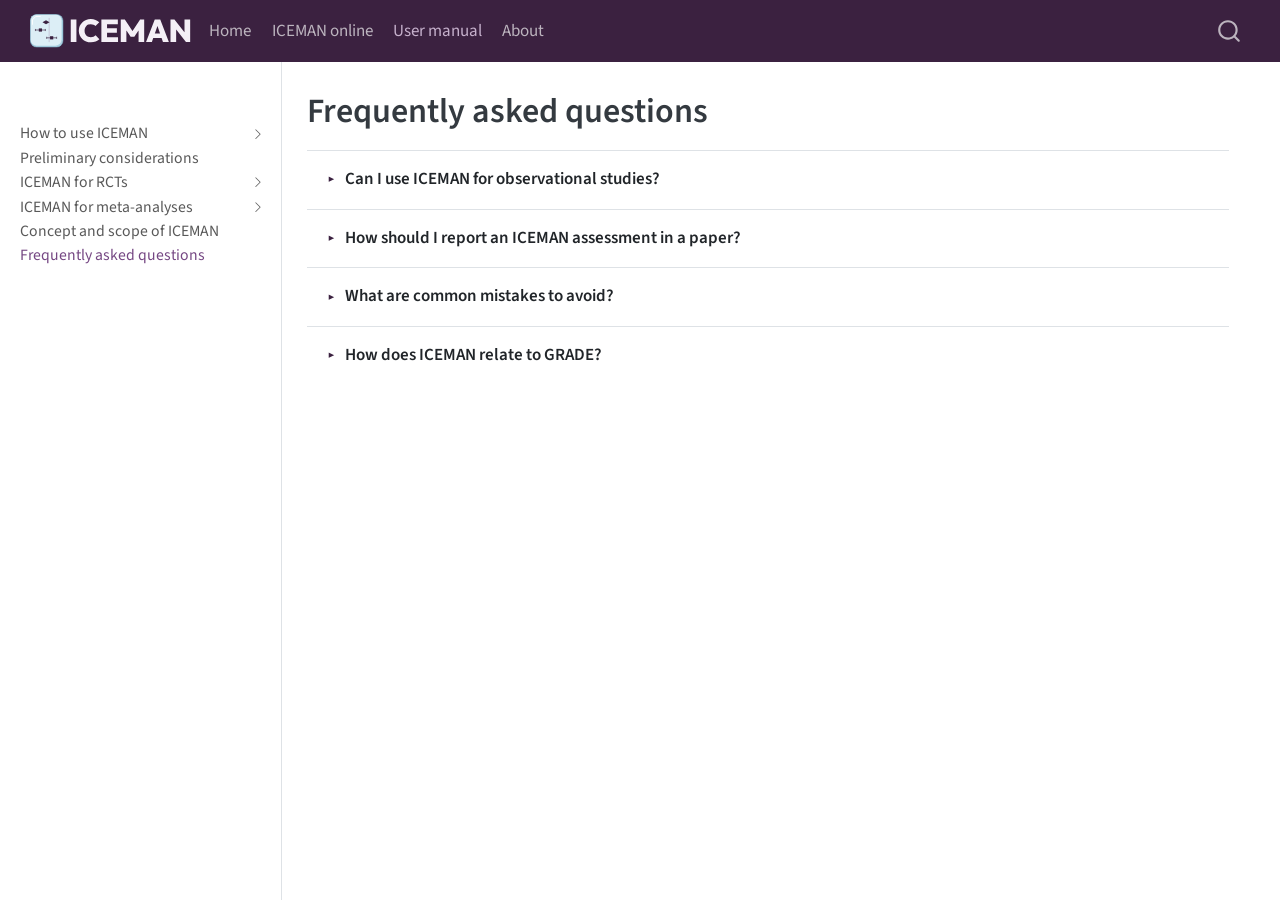
<file: docs/manual/faq.html>
<!DOCTYPE html>
<html xmlns="http://www.w3.org/1999/xhtml" lang="en" xml:lang="en"><head>

<meta charset="utf-8">
<meta name="generator" content="quarto-1.9.37">

<meta name="viewport" content="width=device-width, initial-scale=1.0, user-scalable=yes">


<title>Frequently asked questions – ICEMAN</title>
<style>
/* Default styles provided by pandoc.
** See https://pandoc.org/MANUAL.html#variables-for-html for config info.
*/
code{white-space: pre-wrap;}
span.smallcaps{font-variant: small-caps;}
div.columns{display: flex; gap: min(4vw, 1.5em);}
div.column{flex: auto; overflow-x: auto;}
div.hanging-indent{margin-left: 1.5em; text-indent: -1.5em;}
ul.task-list{list-style: none;}
ul.task-list li input[type="checkbox"] {
  width: 0.8em;
  margin: 0 0.8em 0.2em -1em; /* quarto-specific, see https://github.com/quarto-dev/quarto-cli/issues/4556 */ 
  vertical-align: middle;
}
</style>


<script src="../site_libs/quarto-nav/quarto-nav.js"></script>
<script src="../site_libs/quarto-nav/headroom.min.js"></script>
<script src="../site_libs/clipboard/clipboard.min.js"></script>
<script src="../site_libs/quarto-search/autocomplete.umd.js"></script>
<script src="../site_libs/quarto-search/fuse.min.js"></script>
<script src="../site_libs/quarto-search/quarto-search.js"></script>
<meta name="quarto:offset" content="../">
<link href="../favicon.ico" rel="icon">
<script src="../site_libs/quarto-html/quarto.js" type="module"></script>
<script src="../site_libs/quarto-html/tabsets/tabsets.js" type="module"></script>
<script src="../site_libs/quarto-html/popper.min.js"></script>
<script src="../site_libs/quarto-html/tippy.umd.min.js"></script>
<link href="../site_libs/quarto-html/tippy.css" rel="stylesheet">
<link href="../site_libs/quarto-html/quarto-syntax-highlighting-7f8f88aac4f3542376d5c11b86a4c14d.css" rel="stylesheet" id="quarto-text-highlighting-styles">
<script src="../site_libs/bootstrap/bootstrap.min.js"></script>
<link href="../site_libs/bootstrap/bootstrap-icons.css" rel="stylesheet">
<link href="../site_libs/bootstrap/bootstrap-e08053616659bd935400a237fe03e637.min.css" rel="stylesheet" append-hash="true" id="quarto-bootstrap" data-mode="light">
<script id="quarto-search-options" type="application/json">{
  "location": "navbar",
  "copy-button": false,
  "collapse-after": 3,
  "panel-placement": "end",
  "type": "overlay",
  "limit": 50,
  "keyboard-shortcut": [
    "f",
    "/",
    "s"
  ],
  "show-item-context": false,
  "language": {
    "search-no-results-text": "No results",
    "search-matching-documents-text": "matching documents",
    "search-copy-link-title": "Copy link to search",
    "search-hide-matches-text": "Hide additional matches",
    "search-more-match-text": "more match in this document",
    "search-more-matches-text": "more matches in this document",
    "search-clear-button-title": "Clear",
    "search-text-placeholder": "",
    "search-detached-cancel-button-title": "Cancel",
    "search-submit-button-title": "Submit",
    "search-label": "Search"
  }
}</script>
<link rel="apple-touch-icon" href="../apple-touch-icon.png">
<script>window.name = 'iceman-manual';</script>


<link rel="stylesheet" href="../assets/custom.css">
<meta property="og:title" content="Frequently asked questions – ICEMAN">
<meta property="og:description" content="ICEMAN is an instrument for assessing the credibility of effect modification analyses in randomized trials and meta-analyses.">
<meta property="og:image" content="https://www.iceman.help/assets/logo/png/iceman-project-card-1200x630.png">
<meta property="og:site_name" content="ICEMAN">
<meta property="og:image:height" content="630">
<meta property="og:image:width" content="1200">
<meta name="twitter:title" content="Frequently asked questions – ICEMAN">
<meta name="twitter:description" content="ICEMAN is an instrument for assessing the credibility of effect modification analyses in randomized trials and meta-analyses.">
<meta name="twitter:image" content="https://www.iceman.help/assets/logo/png/iceman-project-card-1200x630.png">
<meta name="twitter:card" content="summary_large_image">
<meta name="twitter:image-height" content="630">
<meta name="twitter:image-width" content="1200">
</head>

<body class="nav-sidebar docked nav-fixed fullcontent quarto-light">

<div id="quarto-search-results"></div>
  <header id="quarto-header" class="headroom fixed-top">
    <nav class="navbar navbar-expand-lg " data-bs-theme="dark">
      <div class="navbar-container container-fluid">
      <div class="navbar-brand-container mx-auto">
    <a href="../index.html" class="navbar-brand navbar-brand-logo">
    <img src="../assets/logo/svg/iceman-lockup-compact-header.svg" alt="ICEMAN" class="navbar-logo light-content">
    <img src="../assets/logo/svg/iceman-lockup-compact-header.svg" alt="ICEMAN" class="navbar-logo dark-content">
    </a>
  </div>
            <div id="quarto-search" class="" title="Search"></div>
          <button class="navbar-toggler" type="button" data-bs-toggle="collapse" data-bs-target="#navbarCollapse" aria-controls="navbarCollapse" role="menu" aria-expanded="false" aria-label="Toggle navigation" onclick="if (window.quartoToggleHeadroom) { window.quartoToggleHeadroom(); }">
  <span class="navbar-toggler-icon"></span>
</button>
          <div class="collapse navbar-collapse" id="navbarCollapse">
            <ul class="navbar-nav navbar-nav-scroll me-auto">
  <li class="nav-item">
    <a class="nav-link" href="../index.html"> 
<span class="menu-text">Home</span></a>
  </li>  
  <li class="nav-item">
    <a class="nav-link" href="../tool.html"> 
<span class="menu-text">ICEMAN online</span></a>
  </li>  
  <li class="nav-item">
    <a class="nav-link active" href="../manual/index.html" target="iceman-manual" aria-current="page"> 
<span class="menu-text">User manual</span></a>
  </li>  
  <li class="nav-item">
    <a class="nav-link" href="../about.html"> 
<span class="menu-text">About</span></a>
  </li>  
</ul>
          </div> <!-- /navcollapse -->
            <div class="quarto-navbar-tools">
</div>
      </div> <!-- /container-fluid -->
    </nav>
  <nav class="quarto-secondary-nav">
    <div class="container-fluid d-flex">
      <button type="button" class="quarto-btn-toggle btn" data-bs-toggle="collapse" role="button" data-bs-target=".quarto-sidebar-collapse-item" aria-controls="quarto-sidebar" aria-expanded="false" aria-label="Toggle sidebar navigation" onclick="if (window.quartoToggleHeadroom) { window.quartoToggleHeadroom(); }">
        <i class="bi bi-layout-text-sidebar-reverse"></i>
      </button>
        <nav class="quarto-page-breadcrumbs" aria-label="breadcrumb"><ol class="breadcrumb"><li class="breadcrumb-item"><a href="../manual/faq.html">Frequently asked questions</a></li></ol></nav>
        <a class="flex-grow-1" role="navigation" data-bs-toggle="collapse" data-bs-target=".quarto-sidebar-collapse-item" aria-controls="quarto-sidebar" aria-expanded="false" aria-label="Toggle sidebar navigation" onclick="if (window.quartoToggleHeadroom) { window.quartoToggleHeadroom(); }">      
        </a>
      <button type="button" class="btn quarto-search-button" aria-label="Search" onclick="window.quartoOpenSearch();">
        <i class="bi bi-search"></i>
      </button>
    </div>
  </nav>
</header>
<!-- content -->
<div id="quarto-content" class="quarto-container page-columns page-rows-contents page-layout-article page-navbar">
<!-- sidebar -->
  <nav id="quarto-sidebar" class="sidebar collapse collapse-horizontal quarto-sidebar-collapse-item sidebar-navigation docked overflow-auto">
        <div class="mt-2 flex-shrink-0 align-items-center">
        <div class="sidebar-search">
        <div id="quarto-search" class="" title="Search"></div>
        </div>
        </div>
    <div class="sidebar-menu-container"> 
    <ul class="list-unstyled mt-1">
        <li class="sidebar-item sidebar-item-section">
      <div class="sidebar-item-container"> 
            <a href="../manual/index.html" class="sidebar-item-text sidebar-link">
 <span class="menu-text">How to use ICEMAN</span></a>
          <a class="sidebar-item-toggle text-start collapsed" data-bs-toggle="collapse" data-bs-target="#quarto-sidebar-section-1" role="navigation" aria-expanded="false" aria-label="Toggle section">
            <i class="bi bi-chevron-right ms-2"></i>
          </a> 
      </div>
      <ul id="quarto-sidebar-section-1" class="collapse list-unstyled sidebar-section depth1 ">  
          <li class="sidebar-item">
  <div class="sidebar-item-container"> 
  <a href="../manual/index.html#assessment-in-duplicate" class="sidebar-item-text sidebar-link">
 <span class="menu-text">Assessment in duplicate</span></a>
  </div>
</li>
          <li class="sidebar-item">
  <div class="sidebar-item-container"> 
  <a href="../manual/index.html#reporting" class="sidebar-item-text sidebar-link">
 <span class="menu-text">Reporting</span></a>
  </div>
</li>
          <li class="sidebar-item">
  <div class="sidebar-item-container"> 
  <a href="../manual/index.html#using-iceman-with-other-instruments" class="sidebar-item-text sidebar-link">
 <span class="menu-text">Using ICEMAN with other instruments</span></a>
  </div>
</li>
      </ul>
  </li>
        <li class="sidebar-item">
  <div class="sidebar-item-container"> 
  <a href="../manual/preliminary.html" class="sidebar-item-text sidebar-link">
 <span class="menu-text">Preliminary considerations</span></a>
  </div>
</li>
        <li class="sidebar-item sidebar-item-section">
      <div class="sidebar-item-container"> 
            <a href="../manual/rct.html" class="sidebar-item-text sidebar-link">
 <span class="menu-text">ICEMAN for RCTs</span></a>
          <a class="sidebar-item-toggle text-start collapsed" data-bs-toggle="collapse" data-bs-target="#quarto-sidebar-section-2" role="navigation" aria-expanded="false" aria-label="Toggle section">
            <i class="bi bi-chevron-right ms-2"></i>
          </a> 
      </div>
      <ul id="quarto-sidebar-section-2" class="collapse list-unstyled sidebar-section depth1 ">  
          <li class="sidebar-item">
  <div class="sidebar-item-container"> 
  <a href="../manual/rct.html#rct-item1" class="sidebar-item-text sidebar-link">
 <span class="menu-text">1 — Direction a priori</span></a>
  </div>
</li>
          <li class="sidebar-item">
  <div class="sidebar-item-container"> 
  <a href="../manual/rct.html#rct-item2" class="sidebar-item-text sidebar-link">
 <span class="menu-text">2 — Prior evidence</span></a>
  </div>
</li>
          <li class="sidebar-item">
  <div class="sidebar-item-container"> 
  <a href="../manual/rct.html#rct-item3" class="sidebar-item-text sidebar-link">
 <span class="menu-text">3 — Interaction test</span></a>
  </div>
</li>
          <li class="sidebar-item">
  <div class="sidebar-item-container"> 
  <a href="../manual/rct.html#rct-item4" class="sidebar-item-text sidebar-link">
 <span class="menu-text">4 — Multiplicity</span></a>
  </div>
</li>
          <li class="sidebar-item">
  <div class="sidebar-item-container"> 
  <a href="../manual/rct.html#rct-item5" class="sidebar-item-text sidebar-link">
 <span class="menu-text">5 — Cut points</span></a>
  </div>
</li>
          <li class="sidebar-item">
  <div class="sidebar-item-container"> 
  <a href="../manual/rct.html#rct-item6" class="sidebar-item-text sidebar-link">
 <span class="menu-text">6 — Additional</span></a>
  </div>
</li>
          <li class="sidebar-item">
  <div class="sidebar-item-container"> 
  <a href="../manual/rct.html#rct-item7" class="sidebar-item-text sidebar-link">
 <span class="menu-text">7 — Overall rating</span></a>
  </div>
</li>
          <li class="sidebar-item">
  <div class="sidebar-item-container"> 
  <a href="../manual/rct.html#rct-example" class="sidebar-item-text sidebar-link">
 <span class="menu-text">Worked example (CRASH-2)</span></a>
  </div>
</li>
      </ul>
  </li>
        <li class="sidebar-item sidebar-item-section">
      <div class="sidebar-item-container"> 
            <a href="../manual/meta.html" class="sidebar-item-text sidebar-link">
 <span class="menu-text">ICEMAN for meta-analyses</span></a>
          <a class="sidebar-item-toggle text-start collapsed" data-bs-toggle="collapse" data-bs-target="#quarto-sidebar-section-3" role="navigation" aria-expanded="false" aria-label="Toggle section">
            <i class="bi bi-chevron-right ms-2"></i>
          </a> 
      </div>
      <ul id="quarto-sidebar-section-3" class="collapse list-unstyled sidebar-section depth1 ">  
          <li class="sidebar-item">
  <div class="sidebar-item-container"> 
  <a href="../manual/meta.html#meta-item1" class="sidebar-item-text sidebar-link">
 <span class="menu-text">1 — Within vs between</span></a>
  </div>
</li>
          <li class="sidebar-item">
  <div class="sidebar-item-container"> 
  <a href="../manual/meta.html#meta-item2" class="sidebar-item-text sidebar-link">
 <span class="menu-text">2 — Similarity across trials</span></a>
  </div>
</li>
          <li class="sidebar-item">
  <div class="sidebar-item-container"> 
  <a href="../manual/meta.html#meta-item3" class="sidebar-item-text sidebar-link">
 <span class="menu-text">3 — Number of studies</span></a>
  </div>
</li>
          <li class="sidebar-item">
  <div class="sidebar-item-container"> 
  <a href="../manual/meta.html#meta-item4" class="sidebar-item-text sidebar-link">
 <span class="menu-text">4 — Direction a priori</span></a>
  </div>
</li>
          <li class="sidebar-item">
  <div class="sidebar-item-container"> 
  <a href="../manual/meta.html#meta-item5" class="sidebar-item-text sidebar-link">
 <span class="menu-text">5 — Interaction test</span></a>
  </div>
</li>
          <li class="sidebar-item">
  <div class="sidebar-item-container"> 
  <a href="../manual/meta.html#meta-item6" class="sidebar-item-text sidebar-link">
 <span class="menu-text">6 — Multiplicity</span></a>
  </div>
</li>
          <li class="sidebar-item">
  <div class="sidebar-item-container"> 
  <a href="../manual/meta.html#meta-item7" class="sidebar-item-text sidebar-link">
 <span class="menu-text">7 — Random effects model</span></a>
  </div>
</li>
          <li class="sidebar-item">
  <div class="sidebar-item-container"> 
  <a href="../manual/meta.html#meta-item8" class="sidebar-item-text sidebar-link">
 <span class="menu-text">8 — Cut points</span></a>
  </div>
</li>
          <li class="sidebar-item">
  <div class="sidebar-item-container"> 
  <a href="../manual/meta.html#meta-item9" class="sidebar-item-text sidebar-link">
 <span class="menu-text">9 — Additional</span></a>
  </div>
</li>
          <li class="sidebar-item">
  <div class="sidebar-item-container"> 
  <a href="../manual/meta.html#meta-item10" class="sidebar-item-text sidebar-link">
 <span class="menu-text">10 — Overall rating</span></a>
  </div>
</li>
          <li class="sidebar-item">
  <div class="sidebar-item-container"> 
  <a href="../manual/meta.html#meta-example" class="sidebar-item-text sidebar-link">
 <span class="menu-text">Worked example (cervical cancer)</span></a>
  </div>
</li>
      </ul>
  </li>
        <li class="sidebar-item">
  <div class="sidebar-item-container"> 
  <a href="../manual/concepts.html" class="sidebar-item-text sidebar-link">
 <span class="menu-text">Concept and scope of ICEMAN</span></a>
  </div>
</li>
        <li class="sidebar-item">
  <div class="sidebar-item-container"> 
  <a href="../manual/faq.html" class="sidebar-item-text sidebar-link active">
 <span class="menu-text">Frequently asked questions</span></a>
  </div>
</li>
    </ul>
    </div>
</nav>
<div id="quarto-sidebar-glass" class="quarto-sidebar-collapse-item" data-bs-toggle="collapse" data-bs-target=".quarto-sidebar-collapse-item"></div>
<!-- margin-sidebar -->
    
<!-- main -->
<main class="content" id="quarto-document-content">

<header id="title-block-header" class="quarto-title-block default">
<div class="quarto-title">
<h1 class="title">Frequently asked questions</h1>
</div>



<div class="quarto-title-meta">

    
  
    
  </div>
  


</header>


<section id="can-i-use-iceman-for-observational-studies" class="level2">
<h2 data-anchor-id="can-i-use-iceman-for-observational-studies">Can I use ICEMAN for observational studies?</h2>
<p>ICEMAN was developed for randomized controlled trials and meta-analyses of randomized controlled trials. Users have also found it helpful for other study types, such as cohort studies or meta-analyses of observational studies. For these applications, ICEMAN items apply in principle, but the additional risk of confounding and variability in study design should be reflected in the overall credibility rating.</p>
</section>
<section id="how-should-i-report-an-iceman-assessment-in-a-paper" class="level2">
<h2 data-anchor-id="how-should-i-report-an-iceman-assessment-in-a-paper">How should I report an ICEMAN assessment in a paper?</h2>
<ul>
<li>Include the completed ICEMAN form in the appendix of your publication.</li>
<li>In the methods section, document that you applied ICEMAN to interactions with a p-value ≤ 0.1.</li>
<li>In the results section, report the interaction p-value and the overall credibility rating.</li>
<li>Justify ratings of moderate-to-high credibility with reference to the individual items.</li>
</ul>
</section>
<section id="what-are-common-mistakes-to-avoid" class="level2">
<h2 data-anchor-id="what-are-common-mistakes-to-avoid">What are common mistakes to avoid?</h2>
<ul>
<li><strong>Do not use ICEMAN to evaluate consistency across subgroups.</strong> ICEMAN assesses the credibility of a claimed effect modification — it is not a tool for checking whether effects are consistent across subgroup strata.</li>
<li><strong>Skip ICEMAN when the interaction p-value is larger than 0.1.</strong> When the statistical evidence for effect modification is weak, the overall credibility will be low regardless of other items.</li>
<li><strong>Avoid routine application to all subgroup analyses.</strong> ICEMAN is most useful when a specific subgroup effect is being claimed or interpreted, not as a checklist for all reported subgroups.</li>
</ul>
</section>
<section id="how-does-iceman-relate-to-grade" class="level2">
<h2 data-anchor-id="how-does-iceman-relate-to-grade">How does ICEMAN relate to GRADE?</h2>
<p>ICEMAN has been incorporated into the GRADE framework for addressing inconsistency in evidence synthesis. When systematic reviewers assess whether heterogeneity in a meta-analysis is explained by a credible subgroup effect, an ICEMAN rating can inform whether to rate down for inconsistency or to present subgroup-specific estimates.</p>
<p><em>Further details: Guyatt et al.&nbsp;(2023). Incorporating ICEMAN into GRADE.</em></p>


</section>

</main> <!-- /main -->
<script>
document.addEventListener('DOMContentLoaded', function () {
  var main = document.getElementById('quarto-document-content');
  if (!main || !document.getElementById('quarto-sidebar')) return;

  var sections = Array.from(main.querySelectorAll('section.level2'));
  // Don't accordionise pages with only one section (e.g. How to use ICEMAN)
  if (sections.length < 2) return;

  sections.forEach(function (section) {
    var h2 = section.querySelector(':scope > h2');
    if (!h2) return;

    var id = section.id || ('acc-' + Math.random().toString(36).slice(2));
    var collapseId = 'acc-body-' + id;

    section.classList.add('acc-item');

    var headerDiv = document.createElement('div');
    headerDiv.className = 'acc-header';

    var btn = document.createElement('button');
    btn.className = 'acc-btn collapsed';
    btn.setAttribute('type', 'button');
    btn.setAttribute('aria-expanded', 'false');
    btn.setAttribute('aria-controls', collapseId);
    btn.innerHTML = h2.innerHTML;

    headerDiv.appendChild(btn);

    var bodyDiv = document.createElement('div');
    bodyDiv.id = collapseId;
    bodyDiv.className = 'acc-body collapse';

    var innerDiv = document.createElement('div');
    innerDiv.className = 'acc-body-inner';

    Array.from(section.children).forEach(function (child) {
      if (child !== h2) innerDiv.appendChild(child);
    });

    bodyDiv.appendChild(innerDiv);

    section.innerHTML = '';
    section.appendChild(headerDiv);
    section.appendChild(bodyDiv);

    btn.addEventListener('click', function () {
      var expanded = this.getAttribute('aria-expanded') === 'true';
      this.setAttribute('aria-expanded', String(!expanded));
      this.classList.toggle('collapsed', expanded);
      bodyDiv.classList.toggle('show', !expanded);
    });
  });

  // Color all response-option tables by ordered credibility level, not by exact wording.
  // This keeps variants such as "Inconsistent with prior evidence" colored correctly.
  main.querySelectorAll('.acc-body-inner table').forEach(function (table) {
    var firstHeader = table.querySelector('thead th');
    if (!firstHeader || !/response options/i.test(firstHeader.textContent)) return;

    var colorClasses = ['rt-red', 'rt-orange', 'rt-yellow', 'rt-green'];
    var colorIndex = 0;

    table.querySelectorAll('tbody tr').forEach(function (row) {
      row.classList.remove('rt-red', 'rt-orange', 'rt-yellow', 'rt-green', 'rt-na');

      var text = (row.cells[0] ? row.cells[0].textContent : '').toLowerCase();
      if (text.includes('not applicable')) {
        row.classList.add('rt-na');
        return;
      }

      row.classList.add(colorClasses[Math.min(colorIndex, colorClasses.length - 1)]);
      colorIndex += 1;
    });
  });

  function collapseAll() {
    main.querySelectorAll('.acc-body.show').forEach(function (body) {
      body.classList.remove('show');
      var btn = body.previousElementSibling && body.previousElementSibling.querySelector('.acc-btn');
      if (btn) { btn.setAttribute('aria-expanded', 'false'); btn.classList.add('collapsed'); }
    });
  }

  function expandByHash() {
    var hash = window.location.hash.slice(1);
    if (!hash) return;
    var target = document.getElementById(hash);
    if (!target) return;

    // Find the acc-body containing the target (either the body itself or an ancestor)
    var accBody = target.classList.contains('acc-body')
      ? target
      : (target.closest ? target.closest('.acc-body') : null);
    if (!accBody) accBody = document.getElementById('acc-body-' + hash);
    if (!accBody) return;

    collapseAll();
    accBody.classList.add('show');
    var btn = accBody.previousElementSibling && accBody.previousElementSibling.querySelector('.acc-btn');
    if (btn) { btn.setAttribute('aria-expanded', 'true'); btn.classList.remove('collapsed'); }

    setTimeout(function () {
      target.scrollIntoView({ behavior: 'smooth', block: 'start' });
    }, 50);
  }

  window.addEventListener('hashchange', expandByHash);
  expandByHash();
});
</script>
<script id="quarto-html-after-body" type="application/javascript">
  window.document.addEventListener("DOMContentLoaded", function (event) {
    const isCodeAnnotation = (el) => {
      for (const clz of el.classList) {
        if (clz.startsWith('code-annotation-')) {                     
          return true;
        }
      }
      return false;
    }
    const onCopySuccess = function(e) {
      // button target
      const button = e.trigger;
      // don't keep focus
      button.blur();
      // flash "checked"
      button.classList.add('code-copy-button-checked');
      var currentTitle = button.getAttribute("title");
      button.setAttribute("title", "Copied!");
      let tooltip;
      if (window.bootstrap) {
        button.setAttribute("data-bs-toggle", "tooltip");
        button.setAttribute("data-bs-placement", "left");
        button.setAttribute("data-bs-title", "Copied!");
        tooltip = new bootstrap.Tooltip(button, 
          { trigger: "manual", 
            customClass: "code-copy-button-tooltip",
            offset: [0, -8]});
        tooltip.show();    
      }
      setTimeout(function() {
        if (tooltip) {
          tooltip.hide();
          button.removeAttribute("data-bs-title");
          button.removeAttribute("data-bs-toggle");
          button.removeAttribute("data-bs-placement");
        }
        button.setAttribute("title", currentTitle);
        button.classList.remove('code-copy-button-checked');
      }, 1000);
      // clear code selection
      e.clearSelection();
    }
    const getTextToCopy = function(trigger) {
      const outerScaffold = trigger.parentElement.cloneNode(true);
      const codeEl = outerScaffold.querySelector('code');
      for (const childEl of codeEl.children) {
        if (isCodeAnnotation(childEl)) {
          childEl.remove();
        }
      }
      return codeEl.innerText;
    }
    const clipboard = new window.ClipboardJS('.code-copy-button:not([data-in-quarto-modal])', {
      text: getTextToCopy
    });
    clipboard.on('success', onCopySuccess);
    if (window.document.getElementById('quarto-embedded-source-code-modal')) {
      const clipboardModal = new window.ClipboardJS('.code-copy-button[data-in-quarto-modal]', {
        text: getTextToCopy,
        container: window.document.getElementById('quarto-embedded-source-code-modal')
      });
      clipboardModal.on('success', onCopySuccess);
    }
      var localhostRegex = new RegExp(/^(?:http|https):\/\/localhost\:?[0-9]*\//);
      var mailtoRegex = new RegExp(/^mailto:/);
        var filterRegex = new RegExp("https:\/\/www\.iceman\.help");
      var isInternal = (href) => {
          return filterRegex.test(href) || localhostRegex.test(href) || mailtoRegex.test(href);
      }
      // Inspect non-navigation links and adorn them if external
     var links = window.document.querySelectorAll('a[href]:not(.nav-link):not(.navbar-brand):not(.toc-action):not(.sidebar-link):not(.sidebar-item-toggle):not(.pagination-link):not(.no-external):not([aria-hidden]):not(.dropdown-item):not(.quarto-navigation-tool):not(.about-link)');
      for (var i=0; i<links.length; i++) {
        const link = links[i];
        if (!isInternal(link.href)) {
          // undo the damage that might have been done by quarto-nav.js in the case of
          // links that we want to consider external
          if (link.dataset.originalHref !== undefined) {
            link.href = link.dataset.originalHref;
          }
        }
      }
    function tippyHover(el, contentFn, onTriggerFn, onUntriggerFn) {
      const config = {
        allowHTML: true,
        maxWidth: 500,
        delay: 100,
        arrow: false,
        appendTo: function(el) {
            return el.parentElement;
        },
        interactive: true,
        interactiveBorder: 10,
        theme: 'quarto',
        placement: 'bottom-start',
      };
      if (contentFn) {
        config.content = contentFn;
      }
      if (onTriggerFn) {
        config.onTrigger = onTriggerFn;
      }
      if (onUntriggerFn) {
        config.onUntrigger = onUntriggerFn;
      }
      window.tippy(el, config); 
    }
    const noterefs = window.document.querySelectorAll('a[role="doc-noteref"]');
    for (var i=0; i<noterefs.length; i++) {
      const ref = noterefs[i];
      tippyHover(ref, function() {
        // use id or data attribute instead here
        let href = ref.getAttribute('data-footnote-href') || ref.getAttribute('href');
        try { href = new URL(href).hash; } catch {}
        const id = href.replace(/^#\/?/, "");
        const note = window.document.getElementById(id);
        if (note) {
          return note.innerHTML;
        } else {
          return "";
        }
      });
    }
    const xrefs = window.document.querySelectorAll('a.quarto-xref');
    const processXRef = (id, note) => {
      // Strip column container classes
      const stripColumnClz = (el) => {
        el.classList.remove("page-full", "page-columns");
        if (el.children) {
          for (const child of el.children) {
            stripColumnClz(child);
          }
        }
      }
      stripColumnClz(note)
      if (id === null || id.startsWith('sec-')) {
        // Special case sections, only their first couple elements
        const container = document.createElement("div");
        if (note.children && note.children.length > 2) {
          container.appendChild(note.children[0].cloneNode(true));
          for (let i = 1; i < note.children.length; i++) {
            const child = note.children[i];
            if (child.tagName === "P" && child.innerText === "") {
              continue;
            } else {
              container.appendChild(child.cloneNode(true));
              break;
            }
          }
          if (window.Quarto?.typesetMath) {
            window.Quarto.typesetMath(container);
          }
          return container.innerHTML
        } else {
          if (window.Quarto?.typesetMath) {
            window.Quarto.typesetMath(note);
          }
          return note.innerHTML;
        }
      } else {
        // Remove any anchor links if they are present
        const anchorLink = note.querySelector('a.anchorjs-link');
        if (anchorLink) {
          anchorLink.remove();
        }
        if (window.Quarto?.typesetMath) {
          window.Quarto.typesetMath(note);
        }
        if (note.classList.contains("callout")) {
          return note.outerHTML;
        } else {
          return note.innerHTML;
        }
      }
    }
    for (var i=0; i<xrefs.length; i++) {
      const xref = xrefs[i];
      tippyHover(xref, undefined, function(instance) {
        instance.disable();
        let url = xref.getAttribute('href');
        let hash = undefined; 
        if (url.startsWith('#')) {
          hash = url;
        } else {
          try { hash = new URL(url).hash; } catch {}
        }
        if (hash) {
          const id = hash.replace(/^#\/?/, "");
          const note = window.document.getElementById(id);
          if (note !== null) {
            try {
              const html = processXRef(id, note.cloneNode(true));
              instance.setContent(html);
            } finally {
              instance.enable();
              instance.show();
            }
          } else {
            // See if we can fetch this
            fetch(url.split('#')[0])
            .then(res => res.text())
            .then(html => {
              const parser = new DOMParser();
              const htmlDoc = parser.parseFromString(html, "text/html");
              const note = htmlDoc.getElementById(id);
              if (note !== null) {
                const html = processXRef(id, note);
                instance.setContent(html);
              } 
            }).finally(() => {
              instance.enable();
              instance.show();
            });
          }
        } else {
          // See if we can fetch a full url (with no hash to target)
          // This is a special case and we should probably do some content thinning / targeting
          fetch(url)
          .then(res => res.text())
          .then(html => {
            const parser = new DOMParser();
            const htmlDoc = parser.parseFromString(html, "text/html");
            const note = htmlDoc.querySelector('main.content');
            if (note !== null) {
              // This should only happen for chapter cross references
              // (since there is no id in the URL)
              // remove the first header
              if (note.children.length > 0 && note.children[0].tagName === "HEADER") {
                note.children[0].remove();
              }
              const html = processXRef(null, note);
              instance.setContent(html);
            } 
          }).finally(() => {
            instance.enable();
            instance.show();
          });
        }
      }, function(instance) {
      });
    }
        let selectedAnnoteEl;
        const selectorForAnnotation = ( cell, annotation) => {
          let cellAttr = 'data-code-cell="' + cell + '"';
          let lineAttr = 'data-code-annotation="' +  annotation + '"';
          const selector = 'span[' + cellAttr + '][' + lineAttr + ']';
          return selector;
        }
        const selectCodeLines = (annoteEl) => {
          const doc = window.document;
          const targetCell = annoteEl.getAttribute("data-target-cell");
          const targetAnnotation = annoteEl.getAttribute("data-target-annotation");
          const annoteSpan = window.document.querySelector(selectorForAnnotation(targetCell, targetAnnotation));
          const lines = annoteSpan.getAttribute("data-code-lines").split(",");
          const lineIds = lines.map((line) => {
            return targetCell + "-" + line;
          })
          let top = null;
          let height = null;
          let parent = null;
          if (lineIds.length > 0) {
              //compute the position of the single el (top and bottom and make a div)
              const el = window.document.getElementById(lineIds[0]);
              top = el.offsetTop;
              height = el.offsetHeight;
              parent = el.parentElement.parentElement;
            if (lineIds.length > 1) {
              const lastEl = window.document.getElementById(lineIds[lineIds.length - 1]);
              const bottom = lastEl.offsetTop + lastEl.offsetHeight;
              height = bottom - top;
            }
            if (top !== null && height !== null && parent !== null) {
              // cook up a div (if necessary) and position it 
              let div = window.document.getElementById("code-annotation-line-highlight");
              if (div === null) {
                div = window.document.createElement("div");
                div.setAttribute("id", "code-annotation-line-highlight");
                div.style.position = 'absolute';
                parent.appendChild(div);
              }
              div.style.top = top - 2 + "px";
              div.style.height = height + 4 + "px";
              div.style.left = 0;
              let gutterDiv = window.document.getElementById("code-annotation-line-highlight-gutter");
              if (gutterDiv === null) {
                gutterDiv = window.document.createElement("div");
                gutterDiv.setAttribute("id", "code-annotation-line-highlight-gutter");
                gutterDiv.style.position = 'absolute';
                const codeCell = window.document.getElementById(targetCell);
                const gutter = codeCell.querySelector('.code-annotation-gutter');
                gutter.appendChild(gutterDiv);
              }
              gutterDiv.style.top = top - 2 + "px";
              gutterDiv.style.height = height + 4 + "px";
            }
            selectedAnnoteEl = annoteEl;
          }
        };
        const unselectCodeLines = () => {
          const elementsIds = ["code-annotation-line-highlight", "code-annotation-line-highlight-gutter"];
          elementsIds.forEach((elId) => {
            const div = window.document.getElementById(elId);
            if (div) {
              div.remove();
            }
          });
          selectedAnnoteEl = undefined;
        };
          // Handle positioning of the toggle
      window.addEventListener(
        "resize",
        throttle(() => {
          elRect = undefined;
          if (selectedAnnoteEl) {
            selectCodeLines(selectedAnnoteEl);
          }
        }, 10)
      );
      function throttle(fn, ms) {
      let throttle = false;
      let timer;
        return (...args) => {
          if(!throttle) { // first call gets through
              fn.apply(this, args);
              throttle = true;
          } else { // all the others get throttled
              if(timer) clearTimeout(timer); // cancel #2
              timer = setTimeout(() => {
                fn.apply(this, args);
                timer = throttle = false;
              }, ms);
          }
        };
      }
        // Attach click handler to the DT
        const annoteDls = window.document.querySelectorAll('dt[data-target-cell]');
        for (const annoteDlNode of annoteDls) {
          annoteDlNode.addEventListener('click', (event) => {
            const clickedEl = event.target;
            if (clickedEl !== selectedAnnoteEl) {
              unselectCodeLines();
              const activeEl = window.document.querySelector('dt[data-target-cell].code-annotation-active');
              if (activeEl) {
                activeEl.classList.remove('code-annotation-active');
              }
              selectCodeLines(clickedEl);
              clickedEl.classList.add('code-annotation-active');
            } else {
              // Unselect the line
              unselectCodeLines();
              clickedEl.classList.remove('code-annotation-active');
            }
          });
        }
    const findCites = (el) => {
      const parentEl = el.parentElement;
      if (parentEl) {
        const cites = parentEl.dataset.cites;
        if (cites) {
          return {
            el,
            cites: cites.split(' ')
          };
        } else {
          return findCites(el.parentElement)
        }
      } else {
        return undefined;
      }
    };
    var bibliorefs = window.document.querySelectorAll('a[role="doc-biblioref"]');
    for (var i=0; i<bibliorefs.length; i++) {
      const ref = bibliorefs[i];
      const citeInfo = findCites(ref);
      if (citeInfo) {
        tippyHover(citeInfo.el, function() {
          var popup = window.document.createElement('div');
          citeInfo.cites.forEach(function(cite) {
            var citeDiv = window.document.createElement('div');
            citeDiv.classList.add('hanging-indent');
            citeDiv.classList.add('csl-entry');
            var biblioDiv = window.document.getElementById('ref-' + cite);
            if (biblioDiv) {
              citeDiv.innerHTML = biblioDiv.innerHTML;
            }
            popup.appendChild(citeDiv);
          });
          return popup.innerHTML;
        });
      }
    }
  });
  </script>
</div> <!-- /content -->




</body></html>
</file>
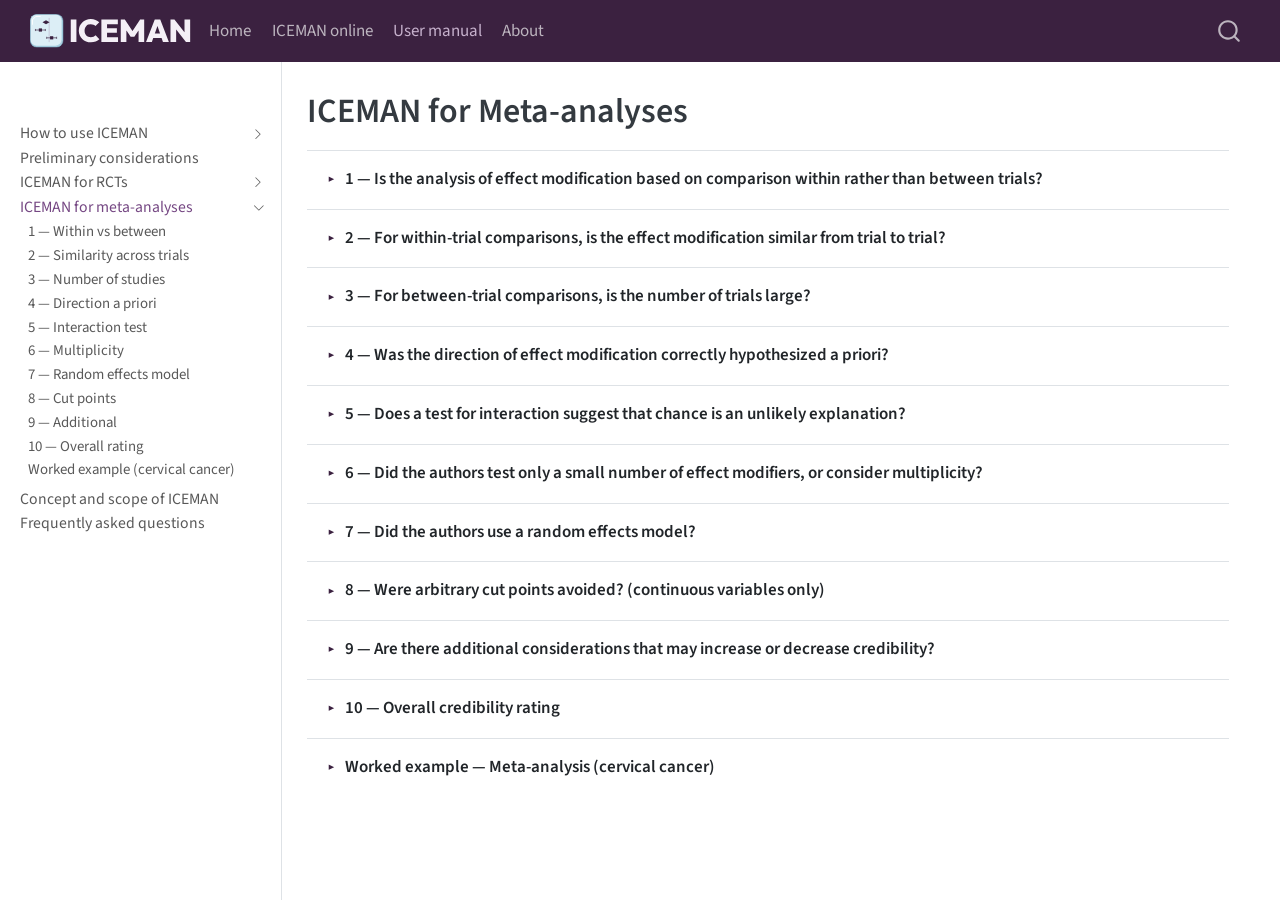
<file: docs/manual/meta.html>
<!DOCTYPE html>
<html xmlns="http://www.w3.org/1999/xhtml" lang="en" xml:lang="en"><head>

<meta charset="utf-8">
<meta name="generator" content="quarto-1.9.37">

<meta name="viewport" content="width=device-width, initial-scale=1.0, user-scalable=yes">


<title>ICEMAN for Meta-analyses – ICEMAN</title>
<style>
/* Default styles provided by pandoc.
** See https://pandoc.org/MANUAL.html#variables-for-html for config info.
*/
code{white-space: pre-wrap;}
span.smallcaps{font-variant: small-caps;}
div.columns{display: flex; gap: min(4vw, 1.5em);}
div.column{flex: auto; overflow-x: auto;}
div.hanging-indent{margin-left: 1.5em; text-indent: -1.5em;}
ul.task-list{list-style: none;}
ul.task-list li input[type="checkbox"] {
  width: 0.8em;
  margin: 0 0.8em 0.2em -1em; /* quarto-specific, see https://github.com/quarto-dev/quarto-cli/issues/4556 */ 
  vertical-align: middle;
}
/* CSS for citations */
div.csl-bib-body { }
div.csl-entry {
  clear: both;
}
.hanging-indent div.csl-entry {
  margin-left:2em;
  text-indent:-2em;
}
div.csl-left-margin {
  min-width:2em;
  float:left;
}
div.csl-right-inline {
  margin-left:2em;
  padding-left:1em;
}
div.csl-indent {
  margin-left: 2em;
}</style>


<script src="../site_libs/quarto-nav/quarto-nav.js"></script>
<script src="../site_libs/quarto-nav/headroom.min.js"></script>
<script src="../site_libs/clipboard/clipboard.min.js"></script>
<script src="../site_libs/quarto-search/autocomplete.umd.js"></script>
<script src="../site_libs/quarto-search/fuse.min.js"></script>
<script src="../site_libs/quarto-search/quarto-search.js"></script>
<meta name="quarto:offset" content="../">
<link href="../favicon.ico" rel="icon">
<script src="../site_libs/quarto-html/quarto.js" type="module"></script>
<script src="../site_libs/quarto-html/tabsets/tabsets.js" type="module"></script>
<script src="../site_libs/quarto-html/popper.min.js"></script>
<script src="../site_libs/quarto-html/tippy.umd.min.js"></script>
<link href="../site_libs/quarto-html/tippy.css" rel="stylesheet">
<link href="../site_libs/quarto-html/quarto-syntax-highlighting-7f8f88aac4f3542376d5c11b86a4c14d.css" rel="stylesheet" id="quarto-text-highlighting-styles">
<script src="../site_libs/bootstrap/bootstrap.min.js"></script>
<link href="../site_libs/bootstrap/bootstrap-icons.css" rel="stylesheet">
<link href="../site_libs/bootstrap/bootstrap-e08053616659bd935400a237fe03e637.min.css" rel="stylesheet" append-hash="true" id="quarto-bootstrap" data-mode="light">
<script id="quarto-search-options" type="application/json">{
  "location": "navbar",
  "copy-button": false,
  "collapse-after": 3,
  "panel-placement": "end",
  "type": "overlay",
  "limit": 50,
  "keyboard-shortcut": [
    "f",
    "/",
    "s"
  ],
  "show-item-context": false,
  "language": {
    "search-no-results-text": "No results",
    "search-matching-documents-text": "matching documents",
    "search-copy-link-title": "Copy link to search",
    "search-hide-matches-text": "Hide additional matches",
    "search-more-match-text": "more match in this document",
    "search-more-matches-text": "more matches in this document",
    "search-clear-button-title": "Clear",
    "search-text-placeholder": "",
    "search-detached-cancel-button-title": "Cancel",
    "search-submit-button-title": "Submit",
    "search-label": "Search"
  }
}</script>
<link rel="apple-touch-icon" href="../apple-touch-icon.png">
<script>window.name = 'iceman-manual';</script>


<link rel="stylesheet" href="../assets/custom.css">
<meta property="og:title" content="ICEMAN for Meta-analyses – ICEMAN">
<meta property="og:description" content="ICEMAN is an instrument for assessing the credibility of effect modification analyses in randomized trials and meta-analyses.">
<meta property="og:image" content="https://www.iceman.help/assets/logo/png/iceman-project-card-1200x630.png">
<meta property="og:site_name" content="ICEMAN">
<meta property="og:image:height" content="630">
<meta property="og:image:width" content="1200">
<meta name="twitter:title" content="ICEMAN for Meta-analyses – ICEMAN">
<meta name="twitter:description" content="ICEMAN is an instrument for assessing the credibility of effect modification analyses in randomized trials and meta-analyses.">
<meta name="twitter:image" content="https://www.iceman.help/assets/logo/png/iceman-project-card-1200x630.png">
<meta name="twitter:card" content="summary_large_image">
<meta name="twitter:image-height" content="630">
<meta name="twitter:image-width" content="1200">
</head>

<body class="nav-sidebar docked nav-fixed fullcontent quarto-light">

<div id="quarto-search-results"></div>
  <header id="quarto-header" class="headroom fixed-top">
    <nav class="navbar navbar-expand-lg " data-bs-theme="dark">
      <div class="navbar-container container-fluid">
      <div class="navbar-brand-container mx-auto">
    <a href="../index.html" class="navbar-brand navbar-brand-logo">
    <img src="../assets/logo/svg/iceman-lockup-compact-header.svg" alt="ICEMAN" class="navbar-logo light-content">
    <img src="../assets/logo/svg/iceman-lockup-compact-header.svg" alt="ICEMAN" class="navbar-logo dark-content">
    </a>
  </div>
            <div id="quarto-search" class="" title="Search"></div>
          <button class="navbar-toggler" type="button" data-bs-toggle="collapse" data-bs-target="#navbarCollapse" aria-controls="navbarCollapse" role="menu" aria-expanded="false" aria-label="Toggle navigation" onclick="if (window.quartoToggleHeadroom) { window.quartoToggleHeadroom(); }">
  <span class="navbar-toggler-icon"></span>
</button>
          <div class="collapse navbar-collapse" id="navbarCollapse">
            <ul class="navbar-nav navbar-nav-scroll me-auto">
  <li class="nav-item">
    <a class="nav-link" href="../index.html"> 
<span class="menu-text">Home</span></a>
  </li>  
  <li class="nav-item">
    <a class="nav-link" href="../tool.html"> 
<span class="menu-text">ICEMAN online</span></a>
  </li>  
  <li class="nav-item">
    <a class="nav-link active" href="../manual/index.html" target="iceman-manual" aria-current="page"> 
<span class="menu-text">User manual</span></a>
  </li>  
  <li class="nav-item">
    <a class="nav-link" href="../about.html"> 
<span class="menu-text">About</span></a>
  </li>  
</ul>
          </div> <!-- /navcollapse -->
            <div class="quarto-navbar-tools">
</div>
      </div> <!-- /container-fluid -->
    </nav>
  <nav class="quarto-secondary-nav">
    <div class="container-fluid d-flex">
      <button type="button" class="quarto-btn-toggle btn" data-bs-toggle="collapse" role="button" data-bs-target=".quarto-sidebar-collapse-item" aria-controls="quarto-sidebar" aria-expanded="false" aria-label="Toggle sidebar navigation" onclick="if (window.quartoToggleHeadroom) { window.quartoToggleHeadroom(); }">
        <i class="bi bi-layout-text-sidebar-reverse"></i>
      </button>
        <nav class="quarto-page-breadcrumbs" aria-label="breadcrumb"><ol class="breadcrumb"><li class="breadcrumb-item"><a href="../manual/meta.html">ICEMAN for meta-analyses</a></li></ol></nav>
        <a class="flex-grow-1" role="navigation" data-bs-toggle="collapse" data-bs-target=".quarto-sidebar-collapse-item" aria-controls="quarto-sidebar" aria-expanded="false" aria-label="Toggle sidebar navigation" onclick="if (window.quartoToggleHeadroom) { window.quartoToggleHeadroom(); }">      
        </a>
      <button type="button" class="btn quarto-search-button" aria-label="Search" onclick="window.quartoOpenSearch();">
        <i class="bi bi-search"></i>
      </button>
    </div>
  </nav>
</header>
<!-- content -->
<div id="quarto-content" class="quarto-container page-columns page-rows-contents page-layout-article page-navbar">
<!-- sidebar -->
  <nav id="quarto-sidebar" class="sidebar collapse collapse-horizontal quarto-sidebar-collapse-item sidebar-navigation docked overflow-auto">
        <div class="mt-2 flex-shrink-0 align-items-center">
        <div class="sidebar-search">
        <div id="quarto-search" class="" title="Search"></div>
        </div>
        </div>
    <div class="sidebar-menu-container"> 
    <ul class="list-unstyled mt-1">
        <li class="sidebar-item sidebar-item-section">
      <div class="sidebar-item-container"> 
            <a href="../manual/index.html" class="sidebar-item-text sidebar-link">
 <span class="menu-text">How to use ICEMAN</span></a>
          <a class="sidebar-item-toggle text-start collapsed" data-bs-toggle="collapse" data-bs-target="#quarto-sidebar-section-1" role="navigation" aria-expanded="false" aria-label="Toggle section">
            <i class="bi bi-chevron-right ms-2"></i>
          </a> 
      </div>
      <ul id="quarto-sidebar-section-1" class="collapse list-unstyled sidebar-section depth1 ">  
          <li class="sidebar-item">
  <div class="sidebar-item-container"> 
  <a href="../manual/index.html#assessment-in-duplicate" class="sidebar-item-text sidebar-link">
 <span class="menu-text">Assessment in duplicate</span></a>
  </div>
</li>
          <li class="sidebar-item">
  <div class="sidebar-item-container"> 
  <a href="../manual/index.html#reporting" class="sidebar-item-text sidebar-link">
 <span class="menu-text">Reporting</span></a>
  </div>
</li>
          <li class="sidebar-item">
  <div class="sidebar-item-container"> 
  <a href="../manual/index.html#using-iceman-with-other-instruments" class="sidebar-item-text sidebar-link">
 <span class="menu-text">Using ICEMAN with other instruments</span></a>
  </div>
</li>
      </ul>
  </li>
        <li class="sidebar-item">
  <div class="sidebar-item-container"> 
  <a href="../manual/preliminary.html" class="sidebar-item-text sidebar-link">
 <span class="menu-text">Preliminary considerations</span></a>
  </div>
</li>
        <li class="sidebar-item sidebar-item-section">
      <div class="sidebar-item-container"> 
            <a href="../manual/rct.html" class="sidebar-item-text sidebar-link">
 <span class="menu-text">ICEMAN for RCTs</span></a>
          <a class="sidebar-item-toggle text-start collapsed" data-bs-toggle="collapse" data-bs-target="#quarto-sidebar-section-2" role="navigation" aria-expanded="false" aria-label="Toggle section">
            <i class="bi bi-chevron-right ms-2"></i>
          </a> 
      </div>
      <ul id="quarto-sidebar-section-2" class="collapse list-unstyled sidebar-section depth1 ">  
          <li class="sidebar-item">
  <div class="sidebar-item-container"> 
  <a href="../manual/rct.html#rct-item1" class="sidebar-item-text sidebar-link">
 <span class="menu-text">1 — Direction a priori</span></a>
  </div>
</li>
          <li class="sidebar-item">
  <div class="sidebar-item-container"> 
  <a href="../manual/rct.html#rct-item2" class="sidebar-item-text sidebar-link">
 <span class="menu-text">2 — Prior evidence</span></a>
  </div>
</li>
          <li class="sidebar-item">
  <div class="sidebar-item-container"> 
  <a href="../manual/rct.html#rct-item3" class="sidebar-item-text sidebar-link">
 <span class="menu-text">3 — Interaction test</span></a>
  </div>
</li>
          <li class="sidebar-item">
  <div class="sidebar-item-container"> 
  <a href="../manual/rct.html#rct-item4" class="sidebar-item-text sidebar-link">
 <span class="menu-text">4 — Multiplicity</span></a>
  </div>
</li>
          <li class="sidebar-item">
  <div class="sidebar-item-container"> 
  <a href="../manual/rct.html#rct-item5" class="sidebar-item-text sidebar-link">
 <span class="menu-text">5 — Cut points</span></a>
  </div>
</li>
          <li class="sidebar-item">
  <div class="sidebar-item-container"> 
  <a href="../manual/rct.html#rct-item6" class="sidebar-item-text sidebar-link">
 <span class="menu-text">6 — Additional</span></a>
  </div>
</li>
          <li class="sidebar-item">
  <div class="sidebar-item-container"> 
  <a href="../manual/rct.html#rct-item7" class="sidebar-item-text sidebar-link">
 <span class="menu-text">7 — Overall rating</span></a>
  </div>
</li>
          <li class="sidebar-item">
  <div class="sidebar-item-container"> 
  <a href="../manual/rct.html#rct-example" class="sidebar-item-text sidebar-link">
 <span class="menu-text">Worked example (CRASH-2)</span></a>
  </div>
</li>
      </ul>
  </li>
        <li class="sidebar-item sidebar-item-section">
      <div class="sidebar-item-container"> 
            <a href="../manual/meta.html" class="sidebar-item-text sidebar-link active">
 <span class="menu-text">ICEMAN for meta-analyses</span></a>
          <a class="sidebar-item-toggle text-start" data-bs-toggle="collapse" data-bs-target="#quarto-sidebar-section-3" role="navigation" aria-expanded="true" aria-label="Toggle section">
            <i class="bi bi-chevron-right ms-2"></i>
          </a> 
      </div>
      <ul id="quarto-sidebar-section-3" class="collapse list-unstyled sidebar-section depth1 show">  
          <li class="sidebar-item">
  <div class="sidebar-item-container"> 
  <a href="../manual/meta.html#meta-item1" class="sidebar-item-text sidebar-link">
 <span class="menu-text">1 — Within vs between</span></a>
  </div>
</li>
          <li class="sidebar-item">
  <div class="sidebar-item-container"> 
  <a href="../manual/meta.html#meta-item2" class="sidebar-item-text sidebar-link">
 <span class="menu-text">2 — Similarity across trials</span></a>
  </div>
</li>
          <li class="sidebar-item">
  <div class="sidebar-item-container"> 
  <a href="../manual/meta.html#meta-item3" class="sidebar-item-text sidebar-link">
 <span class="menu-text">3 — Number of studies</span></a>
  </div>
</li>
          <li class="sidebar-item">
  <div class="sidebar-item-container"> 
  <a href="../manual/meta.html#meta-item4" class="sidebar-item-text sidebar-link">
 <span class="menu-text">4 — Direction a priori</span></a>
  </div>
</li>
          <li class="sidebar-item">
  <div class="sidebar-item-container"> 
  <a href="../manual/meta.html#meta-item5" class="sidebar-item-text sidebar-link">
 <span class="menu-text">5 — Interaction test</span></a>
  </div>
</li>
          <li class="sidebar-item">
  <div class="sidebar-item-container"> 
  <a href="../manual/meta.html#meta-item6" class="sidebar-item-text sidebar-link">
 <span class="menu-text">6 — Multiplicity</span></a>
  </div>
</li>
          <li class="sidebar-item">
  <div class="sidebar-item-container"> 
  <a href="../manual/meta.html#meta-item7" class="sidebar-item-text sidebar-link">
 <span class="menu-text">7 — Random effects model</span></a>
  </div>
</li>
          <li class="sidebar-item">
  <div class="sidebar-item-container"> 
  <a href="../manual/meta.html#meta-item8" class="sidebar-item-text sidebar-link">
 <span class="menu-text">8 — Cut points</span></a>
  </div>
</li>
          <li class="sidebar-item">
  <div class="sidebar-item-container"> 
  <a href="../manual/meta.html#meta-item9" class="sidebar-item-text sidebar-link">
 <span class="menu-text">9 — Additional</span></a>
  </div>
</li>
          <li class="sidebar-item">
  <div class="sidebar-item-container"> 
  <a href="../manual/meta.html#meta-item10" class="sidebar-item-text sidebar-link">
 <span class="menu-text">10 — Overall rating</span></a>
  </div>
</li>
          <li class="sidebar-item">
  <div class="sidebar-item-container"> 
  <a href="../manual/meta.html#meta-example" class="sidebar-item-text sidebar-link">
 <span class="menu-text">Worked example (cervical cancer)</span></a>
  </div>
</li>
      </ul>
  </li>
        <li class="sidebar-item">
  <div class="sidebar-item-container"> 
  <a href="../manual/concepts.html" class="sidebar-item-text sidebar-link">
 <span class="menu-text">Concept and scope of ICEMAN</span></a>
  </div>
</li>
        <li class="sidebar-item">
  <div class="sidebar-item-container"> 
  <a href="../manual/faq.html" class="sidebar-item-text sidebar-link">
 <span class="menu-text">Frequently asked questions</span></a>
  </div>
</li>
    </ul>
    </div>
</nav>
<div id="quarto-sidebar-glass" class="quarto-sidebar-collapse-item" data-bs-toggle="collapse" data-bs-target=".quarto-sidebar-collapse-item"></div>
<!-- margin-sidebar -->
    
<!-- main -->
<main class="content" id="quarto-document-content">

<header id="title-block-header" class="quarto-title-block default">
<div class="quarto-title">
<h1 class="title">ICEMAN for Meta-analyses</h1>
</div>



<div class="quarto-title-meta">

    
  
    
  </div>
  


</header>


<section id="meta-item1" class="level2">
<h2 data-anchor-id="meta-item1">1 — Is the analysis of effect modification based on comparison within rather than between trials?</h2>
<p>Effect modification suggested by a comparison between studies (subgroups of studies) are usually much less credible than effect modification suggested by a comparison within studies (subgroups of individuals).</p>
<p>An important concern with between-study comparisons is <strong>study-level confounding</strong>: an association observed between a study-level variable and an outcome may be confounded by other study-level variables.<span class="citation" data-cites="Sun2014how-0001 Fisher2017meta-analytical-0001 Thompson2002how-0001 DaveySmith1997meta-analysis-0001 Berlin1995invited-0001 Borenstein2009introduction-0001 Smith2008going Hingorani2013prognosis-0001 Simmonds2007covariate-0001 Lambert2002a-0001"><sup><a href="#ref-Sun2014how-0001" role="doc-biblioref">1</a>, <a href="#ref-Fisher2017meta-analytical-0001" role="doc-biblioref">2</a>, <a href="#ref-Thompson2002how-0001" role="doc-biblioref">3</a>, <a href="#ref-DaveySmith1997meta-analysis-0001" role="doc-biblioref">4</a>, <a href="#ref-Berlin1995invited-0001" role="doc-biblioref">5</a>, <a href="#ref-Borenstein2009introduction-0001" role="doc-biblioref">6</a>, <a href="#ref-Smith2008going" role="doc-biblioref">7</a>, <a href="#ref-Hingorani2013prognosis-0001" role="doc-biblioref">8</a>, <a href="#ref-Simmonds2007covariate-0001" role="doc-biblioref">9</a>, <a href="#ref-Lambert2002a-0001" role="doc-biblioref">10</a></sup></span> The power to identify a true within-trial effect modification can be very low and an apparent effect modification might be largely driven by study-level confounding.<span class="citation" data-cites="Simmonds2007covariate-0001 Lambert2002a-0001 Berlin2002individual-0001"><sup><a href="#ref-Simmonds2007covariate-0001" role="doc-biblioref">9</a>, <a href="#ref-Lambert2002a-0001" role="doc-biblioref">10</a>, <a href="#ref-Berlin2002individual-0001" role="doc-biblioref">11</a></sup></span></p>
<p>Most common are aggregate-data meta-analyses in which analyses of effect modification are completely based on between-study comparisons, e.g.&nbsp;using meta-regression. Those analyses are at a high risk of study-level confounding and consequently lower credibility.</p>
<p>Sometimes, investigators combine within- and between-trial information using one of the following approaches<span class="citation" data-cites="Fisher2017meta-analytical-0001 Fisher2011a-0001"><sup><a href="#ref-Fisher2017meta-analytical-0001" role="doc-biblioref">2</a>, <a href="#ref-Fisher2011a-0001" role="doc-biblioref">12</a></sup></span>: (1) estimate within- and between-trial effect modification separately, then combine both; (2) include a simple interaction term in a one-stage IPD meta-analysis; (3) first combine trials within subgroups, then compare summary effects between subgroups.</p>
<p>An analysis of effect modification is definitely free of study-level confounding if it is completely based on within-trial information, possible if all trials provide (or allow estimation of) within-trial effect modification and, in a separate step, one combines the estimates across trials.<span class="citation" data-cites="Fisher2017meta-analytical-0001 Fisher2011a-0001 Song2016cumulative-0001"><sup><a href="#ref-Fisher2017meta-analytical-0001" role="doc-biblioref">2</a>, <a href="#ref-Fisher2011a-0001" role="doc-biblioref">12</a>, <a href="#ref-Song2016cumulative-0001" role="doc-biblioref">13</a></sup></span> Alternatively, there are more complex methods available for individual-participant data meta-analyses.<span class="citation" data-cites="Fisher2017meta-analytical-0001 Fisher2011a-0001 Hua2017one-stage-0001"><sup><a href="#ref-Fisher2017meta-analytical-0001" role="doc-biblioref">2</a>, <a href="#ref-Fisher2011a-0001" role="doc-biblioref">12</a>, <a href="#ref-Hua2017one-stage-0001" role="doc-biblioref">14</a></sup></span></p>
<p>A survey of published IPD meta-analyses suggested that only a small proportion of analyses of effect modification separate within- from between-trial information; instead, most analyses seem to combine within and between trial information.<span class="citation" data-cites="Fisher2017meta-analytical-0001"><sup><a href="#ref-Fisher2017meta-analytical-0001" role="doc-biblioref">2</a></sup></span> Therefore, unless there is a statement to the contrary, analyses of effect modification in an IPD meta-analysis likely combine within and between trial information and might not be free of study-level confounding.</p>
<table class="caption-top table">
<colgroup>
<col style="width: 38%">
<col style="width: 61%">
</colgroup>
<thead>
<tr class="header">
<th>Response options</th>
<th>Description</th>
</tr>
</thead>
<tbody>
<tr class="odd">
<td><strong>Completely between</strong></td>
<td>Subgroup analysis or meta-regression comparing overall effects of each individual trial (typical for aggregate data meta-analyses)</td>
</tr>
<tr class="even">
<td><strong>Mostly between or unclear</strong></td>
<td>Most information from overall effects; some trials providing within-trial subgroup information</td>
</tr>
<tr class="odd">
<td><strong>Mostly within</strong></td>
<td>Most trials providing within-trial subgroup information; or IPD analysis combining within and between trial information</td>
</tr>
<tr class="even">
<td><strong>Completely within</strong></td>
<td>IPD analysis that separates within from between trial information (e.g.&nbsp;meta-analysis of interactions)</td>
</tr>
</tbody>
</table>
<div class="example-block">
<p><strong>Completely between — Example 1:</strong> A meta-analysis assessing the effect of inpatient versus usual care found patients undergoing orthopaedic focused rehabilitation had a substantially larger functional benefit than patients undergoing geriatric focused rehabilitation (interaction p = 0.01).<span class="citation" data-cites="Bachmann2010inpatient-0001"><sup><a href="#ref-Bachmann2010inpatient-0001" role="doc-biblioref">15</a></sup></span> The analysis was based on between-study comparison only and therefore at high risk of confounding.</p>
<p><strong>Completely between — Example 2:</strong> An IPD meta-analysis based on three RCTs suggested that mobile phone text messages can improve adherence to antiretroviral therapy. Because the type of text message varied only between but not within studies, the significant interaction (p=0.01) reflects a between-study comparison at high risk of study-level confounding — even though individual participant data were used.</p>
<p><strong>Mostly between — Example:</strong> A meta-analysis assessing the effect of preoperative chemotherapy for gastroesophageal adenocarcinoma on survival combined individual patient and aggregate data.<span class="citation" data-cites="Ronellenfitsch2013preoperative-0001"><sup><a href="#ref-Ronellenfitsch2013preoperative-0001" role="doc-biblioref">16</a></sup></span> The analysis suggested a potentially larger treatment effect in tumours of the gastroesophageal junction (interaction p=0.08). The apparent effect modification might be explained by study-level confounders, e.g.&nbsp;risk of bias.</p>
<p><strong>Mostly within — Example:</strong> An IPD meta-analysis combined 13 trials comparing radiochemotherapy versus radiotherapy alone in patients with cervical cancer.<span class="citation" data-cites="ChemoradiotherapyForCervicalCancerMeta-Analysis2008reducing"><sup><a href="#ref-ChemoradiotherapyForCervicalCancerMeta-Analysis2008reducing" role="doc-biblioref">17</a></sup></span> The authors first pooled subgroup-specific effects of each trial, then applied a chi-square test for trend (p=0.017). This method combines within- and between-trial information and is therefore potentially affected by study-level confounding.<span class="citation" data-cites="Fisher2017meta-analytical-0001"><sup><a href="#ref-Fisher2017meta-analytical-0001" role="doc-biblioref">2</a></sup></span></p>
<p><strong>Completely within — Example:</strong> A meta-analysis of individual patient data from 16 trials compared low intensity interventions for depression with usual care.<span class="citation" data-cites="Bower2013influence-0001"><sup><a href="#ref-Bower2013influence-0001" role="doc-biblioref">18</a></sup></span> The investigators chose a model that estimated the effect modification within each trial and separated out between-trial comparisons, including a forest plot illustrating the heterogeneity of effect modifications across trials.</p>
</div>
</section>
<section id="meta-item2" class="level2">
<h2 data-anchor-id="meta-item2">2 — For within-trial comparisons, is the effect modification similar from trial to trial?</h2>
<p>Credibility of effect modification increases if the effect modification has been replicated across independent studies. Replication provides the strongest protection against random error and decreases the likelihood of confounding.</p>
<p>If the item applies, it is helpful to quantify the magnitude of effect modification for each trial, e.g.&nbsp;by calculating a ratio of risk ratios.<span class="citation" data-cites="Song2016cumulative-0001"><sup><a href="#ref-Song2016cumulative-0001" role="doc-biblioref">13</a></sup></span></p>
<p>Note that this credibility consideration is different from assessing consistency (or heterogeneity) of treatment effects across studies (e.g.&nbsp;expressed by the I²-measure<span class="citation" data-cites="Higgins2003measuring-0001"><sup><a href="#ref-Higgins2003measuring-0001" role="doc-biblioref">19</a></sup></span>).</p>
<table class="caption-top table">
<colgroup>
<col style="width: 38%">
<col style="width: 61%">
</colgroup>
<thead>
<tr class="header">
<th>Response options</th>
<th>Description</th>
</tr>
</thead>
<tbody>
<tr class="odd">
<td><strong>Not applicable</strong></td>
<td>No or only one within-RCT comparison available</td>
</tr>
<tr class="even">
<td><strong>Definitely not similar</strong></td>
<td>Effect modification reported for ≥2 trials with clearly different directions</td>
</tr>
<tr class="odd">
<td><strong>Probably not similar or unclear</strong></td>
<td>Not reported for individual trials, or too imprecise to tell</td>
</tr>
<tr class="even">
<td><strong>Mostly similar</strong></td>
<td>Reported for ≥2 trials, mostly similar direction but considerable differences in magnitude</td>
</tr>
<tr class="odd">
<td><strong>Definitely similar</strong></td>
<td>Reported for ≥2 trials, similar in direction, only some differences in magnitude</td>
</tr>
</tbody>
</table>
<div class="example-block">
<p><strong>Probably not similar — Example:</strong> An IPD meta-analysis combined 13 trials comparing radiochemotherapy versus radiotherapy alone in patients with cervical cancer.<span class="citation" data-cites="ChemoradiotherapyForCervicalCancerMeta-Analysis2008reducing"><sup><a href="#ref-ChemoradiotherapyForCervicalCancerMeta-Analysis2008reducing" role="doc-biblioref">17</a></sup></span> The authors reported the effect modification only for the combined dataset, not for individual trials. It was therefore not possible to assess consistency across trials.</p>
<p><strong>Mostly similar — Example:</strong> A meta-analysis of individual patient data from 16 trials of low intensity interventions for depression.<span class="citation" data-cites="Bower2013influence-0001"><sup><a href="#ref-Bower2013influence-0001" role="doc-biblioref">18</a></sup></span> Considering the point estimates within the 16 trials, 12 suggested a direction consistent with the overall finding, 1 suggested no effect modification, and 3 were in the opposite direction but with wide confidence intervals.</p>
<p><strong>Definitely similar — Example:</strong> An IPD meta-analysis of fixed-dose aspirin for primary prevention of cardiovascular events found a significant interaction with body weight.<span class="citation" data-cites="Rothwell2018effects-0001"><sup><a href="#ref-Rothwell2018effects-0001" role="doc-biblioref">20</a></sup></span> All six trials showed the same direction (more effective in lighter patients) with ratios of hazard ratios ranging between 0.5 and 0.9.</p>
</div>
</section>
<section id="meta-item3" class="level2">
<h2 data-anchor-id="meta-item3">3 — For between-trial comparisons, is the number of trials large?</h2>
<p>For analysis of effect modification based on between-study comparisons, the credibility increases with the number of studies (analogous to number of observations in a regression analysis). A large number of studies also increases the power of the analysis and improves modelling of between-study dispersion in a random effects model.<span class="citation" data-cites="Brookes2001subgroup-0001 Higgins2004controlling-0001 Alosh2017tutorial-0001 Rubio-Aparicio2017analysis-0001"><sup><a href="#ref-Brookes2001subgroup-0001" role="doc-biblioref">21</a>, <a href="#ref-Higgins2004controlling-0001" role="doc-biblioref">22</a>, <a href="#ref-Alosh2017tutorial-0001" role="doc-biblioref">23</a>, <a href="#ref-Rubio-Aparicio2017analysis-0001" role="doc-biblioref">24</a></sup></span></p>
<table class="caption-top table">
<colgroup>
<col style="width: 14%">
<col style="width: 35%">
<col style="width: 50%">
</colgroup>
<thead>
<tr class="header">
<th>Response options</th>
<th>Subgroup analysis</th>
<th>Continuous meta-regression</th>
</tr>
</thead>
<tbody>
<tr class="odd">
<td><strong>Very small</strong></td>
<td>1–2 in smallest subgroup</td>
<td>≤5 studies total</td>
</tr>
<tr class="even">
<td><strong>Rather small or unclear</strong></td>
<td>3–4 in smallest subgroup</td>
<td>6–10 studies</td>
</tr>
<tr class="odd">
<td><strong>Rather large</strong></td>
<td>5–9 in smallest subgroup</td>
<td>11–15 studies</td>
</tr>
<tr class="even">
<td><strong>Large</strong></td>
<td>≥10 in smallest subgroup</td>
<td>&gt;15 studies</td>
</tr>
</tbody>
</table>
<div class="example-block">
<p><strong>Very small — Example:</strong> A meta-analysis comparing transcatheter versus surgical aortic valve replacement found a qualitative interaction (interaction p=0.01 using random effect model). The smallest subgroup included only two studies.<span class="citation" data-cites="Siemieniuk2016transcatheter-0001"><sup><a href="#ref-Siemieniuk2016transcatheter-0001" role="doc-biblioref">25</a></sup></span></p>
<p><strong>Rather small — Example:</strong> In a meta-analysis investigating the effect of low-intensity pulsed ultrasound on bone healing, the subgroup of 3 studies at low risk of bias suggested no benefit (interaction p&lt;0.001).<span class="citation" data-cites="Schandelmaier2017low-0001"><sup><a href="#ref-Schandelmaier2017low-0001" role="doc-biblioref">26</a></sup></span></p>
<p><strong>Rather large — Example:</strong> In a meta-analysis assessing the effect of inpatient rehabilitation versus usual care, both subgroups included 6 studies per subgroup.<span class="citation" data-cites="Bachmann2010inpatient-0001"><sup><a href="#ref-Bachmann2010inpatient-0001" role="doc-biblioref">15</a></sup></span></p>
<p><strong>Large — Example:</strong> A meta-analysis comparing interventions for preventing hospital readmission performed a subgroup analysis by number of activities. The small subgroup included 16 and the larger subgroup 26 studies.<span class="citation" data-cites="Leppin2014preventing-0001"><sup><a href="#ref-Leppin2014preventing-0001" role="doc-biblioref">27</a></sup></span></p>
</div>
</section>
<section id="meta-item4" class="level2">
<h2 data-anchor-id="meta-item4">4 — Was the direction of effect modification correctly hypothesized a priori?</h2>
<p>Credibility is higher if investigators correctly anticipated the direction of the effect modification, lower if they failed to anticipate a direction, and lowest if they anticipated the opposite direction.</p>
<p>Correct anticipation of an effect modification implies that investigators had a specific hypothesis in mind, usually based on a biologic or other causal rationale, or sometimes based on prior evidence. An explanation stated a priori is much more credible than a post hoc explanation. If post hoc, investigators had likely considered many possible explanations, thereby creating a multiplicity problem.<span class="citation" data-cites="Yusuf1991analysis-0001 Oxman1992a-0001 Thompson1994why-0001 Fletcher2007subgroup-0001 Dijkman2009how-0001 Gagnier2013consensus-based-0001 Varadhan2012review-0001"><sup><a href="#ref-Yusuf1991analysis-0001" role="doc-biblioref">28</a>, <a href="#ref-Oxman1992a-0001" role="doc-biblioref">29</a>, <a href="#ref-Thompson1994why-0001" role="doc-biblioref">30</a>, <a href="#ref-Fletcher2007subgroup-0001" role="doc-biblioref">31</a>, <a href="#ref-Dijkman2009how-0001" role="doc-biblioref">32</a>, <a href="#ref-Gagnier2013consensus-based-0001" role="doc-biblioref">33</a>, <a href="#ref-Varadhan2012review-0001" role="doc-biblioref">34</a></sup></span></p>
<p>Because meta-analyses are retrospective, investigators may already know the key trials and most promising effect modifiers when they plan the analysis.<span class="citation" data-cites="Thompson2002how-0001"><sup><a href="#ref-Thompson2002how-0001" role="doc-biblioref">3</a></sup></span> If so, this item loses some of its value if it suggests increased credibility: correct anticipation of direction may essentially be data-driven. The item is more relevant if none of the key trials has tested the effect modifier of interest, and if the analysis is completely based on between-trial comparisons.</p>
<table class="caption-top table">
<colgroup>
<col style="width: 38%">
<col style="width: 61%">
</colgroup>
<thead>
<tr class="header">
<th>Response options</th>
<th>Description</th>
</tr>
</thead>
<tbody>
<tr class="odd">
<td><strong>Definitely no</strong></td>
<td>Clearly post-hoc, results inconsistent with hypothesized direction, or biologically very implausible</td>
</tr>
<tr class="even">
<td><strong>Probably no or unclear</strong></td>
<td>Vague hypothesis or hypothesized direction unclear</td>
</tr>
<tr class="odd">
<td><strong>Probably yes</strong></td>
<td>No protocol available but unequivocal statement of a priori hypothesis with correct direction</td>
</tr>
<tr class="even">
<td><strong>Definitely yes</strong></td>
<td>Prior protocol available and includes hypothesis with correct specification of direction, e.g.&nbsp;based on biologic rationale</td>
</tr>
</tbody>
</table>
<div class="example-block">
<p><strong>Probably no — Example:</strong> An IPD meta-analysis of fixed-dose aspirin for primary prevention of cardiovascular events found a significant interaction with body weight.<span class="citation" data-cites="Rothwell2018effects-0001"><sup><a href="#ref-Rothwell2018effects-0001" role="doc-biblioref">20</a></sup></span> The paper does not clarify whether the effect modification was hypothesized a priori.</p>
<p><strong>Probably yes — Example:</strong> An IPD meta-analysis combined three trials comparing high versus low PEEP in ventilated patients. A subgroup analysis suggested that higher pressure was associated with longer survival in patients with ARDS (interaction p=0.02). The authors explicitly stated that they correctly anticipated the effect modification in their protocol which, however, was not published.<span class="citation" data-cites="Briel2010higher-0001"><sup><a href="#ref-Briel2010higher-0001" role="doc-biblioref">35</a></sup></span></p>
<p><strong>Definitely yes — Example:</strong> A meta-analysis comparing transcatheter versus surgical aortic valve replacement. The investigators had anticipated this interaction with correct direction in a published protocol.<span class="citation" data-cites="Siemieniuk2016transcatheter-0001"><sup><a href="#ref-Siemieniuk2016transcatheter-0001" role="doc-biblioref">25</a></sup></span></p>
</div>
</section>
<section id="meta-item5" class="level2">
<h2 data-anchor-id="meta-item5">5 — Does a test for interaction suggest that chance is an unlikely explanation?</h2>
<p>Credibility is higher if a statistical test for interaction or meta-regression suggests that chance is an unlikely explanation for the apparent effect modification. Credibility is lower if the test is compatible with chance, or if no test is available and impossible to compute.</p>
<div class="callout callout-style-default callout-warning callout-titled">
<div class="callout-header d-flex align-content-center">
<div class="callout-icon-container">
<i class="callout-icon"></i>
</div>
<div class="callout-title-container flex-fill">
Warning
</div>
</div>
<div class="callout-body-container callout-body">
<p><strong>Important:</strong> Showing that an effect is significant in one subgroup and not in another is of little use: it provides no information whether chance might explain differences in effects across subgroups.<span class="citation" data-cites="Oxman1992a-0001 Simon1982patient-0001 Brookes2001subgroup-0001 Tanniou2017estimates-0001 Pocock2002subgroup-0001"><sup><a href="#ref-Brookes2001subgroup-0001" role="doc-biblioref">21</a>, <a href="#ref-Oxman1992a-0001" role="doc-biblioref">29</a>, <a href="#ref-Simon1982patient-0001" role="doc-biblioref">36</a>, <a href="#ref-Tanniou2017estimates-0001" role="doc-biblioref">37</a>, <a href="#ref-Pocock2002subgroup-0001" role="doc-biblioref">38</a></sup></span></p>
</div>
</div>
<p>If no interaction or meta-regression p-value is reported, it can sometimes be calculated based on the reported data. We anchored the response options around typical thresholds for p-values 0.05, 0.01, and 0.005, with a p-value of 0.005 or smaller representing the most credible category.</p>
<table class="caption-top table">
<colgroup>
<col style="width: 42%">
<col style="width: 57%">
</colgroup>
<thead>
<tr class="header">
<th>Response options</th>
<th>Threshold</th>
</tr>
</thead>
<tbody>
<tr class="odd">
<td><strong>Chance a very likely explanation</strong></td>
<td>Interaction or meta-regression p-value &gt; 0.05</td>
</tr>
<tr class="even">
<td><strong>Chance a likely explanation or unclear</strong></td>
<td>p &lt;= 0.05 and &gt; 0.01, or no test reported and not computable</td>
</tr>
<tr class="odd">
<td><strong>Chance may not explain</strong></td>
<td>p &lt;= 0.01 and &gt; 0.005</td>
</tr>
<tr class="even">
<td><strong>Chance an unlikely explanation</strong></td>
<td>p &lt;= 0.005</td>
</tr>
</tbody>
</table>
</section>
<section id="meta-item6" class="level2">
<h2 data-anchor-id="meta-item6">6 — Did the authors test only a small number of effect modifiers, or consider multiplicity?</h2>
<p>Performing multiple tests is a major concern in the context of effect modification analysis. Because multiple tests increase the risk of a chance finding, credibility is higher if investigators tested only a small number of effect modifiers or statistically considered multiplicity.</p>
<p>Multiplicity issues can arise through multiple candidate effect modifiers, multiple time points, multiple scales, multiple outcomes, or multiple methods for testing the interaction. Assessment of multiplicity depends heavily on reporting, and retrospective statements about the number of pre-specified subgroup analyses are not always reliable.<span class="citation" data-cites="Kasenda2014subgroup-0001"><sup><a href="#ref-Kasenda2014subgroup-0001" role="doc-biblioref">39</a></sup></span></p>
<p>A potential limitation in meta-analyses is that investigators might have scanned key trials for promising effect modifiers before planning the meta-analysis. If so, a small number of tested effect modifiers might obscure potential multiplicity issues introduced in earlier selection processes in the individual trials.</p>
<table class="caption-top table">
<colgroup>
<col style="width: 38%">
<col style="width: 61%">
</colgroup>
<thead>
<tr class="header">
<th>Response options</th>
<th>Description</th>
</tr>
</thead>
<tbody>
<tr class="odd">
<td><strong>Definitely no</strong></td>
<td>Explicitly exploratory analysis, or large number of analyses (&gt;10), and multiplicity not considered</td>
</tr>
<tr class="even">
<td><strong>Probably no or unclear</strong></td>
<td>No mention of number, or 4–10 effect modifiers tested and not considered</td>
</tr>
<tr class="odd">
<td><strong>Probably yes</strong></td>
<td>No protocol but unequivocal statement of &lt;=3 effect modifiers tested</td>
</tr>
<tr class="even">
<td><strong>Definitely yes</strong></td>
<td>Protocol available and &lt;=3 effect modifiers tested, or number considered in analysis</td>
</tr>
</tbody>
</table>
<div class="example-block">
<p><strong>Definitely no — Example:</strong> A meta-analysis investigating interventions to reduce early hospital readmissions reported results for 12 effect modifiers.<span class="citation" data-cites="Leppin2014preventing-0001"><sup><a href="#ref-Leppin2014preventing-0001" role="doc-biblioref">27</a></sup></span> The authors correctly highlighted the possibility of chance findings due to multiplicity.</p>
<p><strong>Probably no — Example:</strong> In a meta-analysis assessing inpatient rehabilitation versus usual care, all reported meta-regression analyses were pre-specified in an analysis plan. Nevertheless, 9 effect modifiers were tested for 3 outcomes at 2 time points.<span class="citation" data-cites="Bachmann2010inpatient-0001"><sup><a href="#ref-Bachmann2010inpatient-0001" role="doc-biblioref">15</a></sup></span></p>
<p><strong>Probably yes — Example:</strong> An IPD meta-analysis assessed the effect of adding whole brain radiation therapy to stereotactic radiosurgery in patients with brain metastases. The report includes an explicit statement that age was one of three pre-planned effect modifiers.<span class="citation" data-cites="Sahgal2015phase-0001"><sup><a href="#ref-Sahgal2015phase-0001" role="doc-biblioref">40</a></sup></span></p>
<p><strong>Definitely yes — Example:</strong> A meta-analysis comparing the effect of low-intensity pulsed ultrasound versus sham ultrasound on bone healing. The investigators had pre-specified the analysis in the published protocol<span class="citation" data-cites="Schandelmaier2016prospero"><sup><a href="#ref-Schandelmaier2016prospero" role="doc-biblioref">41</a></sup></span> together with two other subgroup hypotheses. The low number of tested effect modifiers and the pre-specified definition makes multiplicity issues less likely.<span class="citation" data-cites="Schandelmaier2017low-0001"><sup><a href="#ref-Schandelmaier2017low-0001" role="doc-biblioref">26</a></sup></span></p>
</div>
</section>
<section id="meta-item7" class="level2">
<h2 data-anchor-id="meta-item7">7 — Did the authors use a random effects model?</h2>
<p>The credibility of claimed effect modification is higher if investigators used a <strong>random effects model</strong> within subgroups, allowing true effects to differ among studies within subgroups and allowing generalisation of results beyond the included studies; this is almost always the model that should be used.<span class="citation" data-cites="Borenstein2013meta-analysis-0001 Borenstein2019common-0001"><sup><a href="#ref-Borenstein2013meta-analysis-0001" role="doc-biblioref">42</a>, <a href="#ref-Borenstein2019common-0001" role="doc-biblioref">43</a></sup></span></p>
<p>The credibility is lower if investigators used: (a) a <strong>common effect (fixed effect, singular) model</strong> — implying all studies within subgroups are based on the same population;<span class="citation" data-cites="Borenstein2013meta-analysis-0001 Borenstein2019common-0001"><sup><a href="#ref-Borenstein2013meta-analysis-0001" role="doc-biblioref">42</a>, <a href="#ref-Borenstein2019common-0001" role="doc-biblioref">43</a></sup></span> or (b) a <strong>fixed effects model</strong> — implying results will only apply to the studies included in the subgroup but cannot be generalised beyond them.<span class="citation" data-cites="Borenstein2013meta-analysis-0001 Borenstein2019common-0001"><sup><a href="#ref-Borenstein2013meta-analysis-0001" role="doc-biblioref">42</a>, <a href="#ref-Borenstein2019common-0001" role="doc-biblioref">43</a></sup></span></p>
<p>Simulation studies have shown that failure to assume random effects increases the risk of false positive claims for both study-level and individual participant-level meta-analysis.<span class="citation" data-cites="Higgins2004controlling-0001 Hua2017one-stage-0001 Rubio-Aparicio2017analysis-0001"><sup><a href="#ref-Hua2017one-stage-0001" role="doc-biblioref">14</a>, <a href="#ref-Higgins2004controlling-0001" role="doc-biblioref">22</a>, <a href="#ref-Rubio-Aparicio2017analysis-0001" role="doc-biblioref">24</a></sup></span> A random effects model strengthens a test of interaction because a significant result is usually harder to achieve.<span class="citation" data-cites="Higgins2004controlling-0001 Thompson2002how-0001 Borenstein2009introduction-0001 Borenstein2013meta-analysis-0001 Thompson1999explaining-0001"><sup><a href="#ref-Thompson2002how-0001" role="doc-biblioref">3</a>, <a href="#ref-Borenstein2009introduction-0001" role="doc-biblioref">6</a>, <a href="#ref-Higgins2004controlling-0001" role="doc-biblioref">22</a>, <a href="#ref-Borenstein2013meta-analysis-0001" role="doc-biblioref">42</a>, <a href="#ref-Thompson1999explaining-0001" role="doc-biblioref">44</a></sup></span></p>
<p>If investigators state that they used a <strong>mixed effects model</strong> without further specification, it usually implies they used a random effects model for between-study differences within subgroups (appropriate) and a fixed effects model for between-subgroup differences (also appropriate<span class="citation" data-cites="Borenstein2009introduction-0001 Borenstein2013meta-analysis-0001 Borenstein2019common-0001"><sup><a href="#ref-Borenstein2009introduction-0001" role="doc-biblioref">6</a>, <a href="#ref-Borenstein2013meta-analysis-0001" role="doc-biblioref">42</a>, <a href="#ref-Borenstein2019common-0001" role="doc-biblioref">43</a></sup></span>). Therefore, the appropriate answer is usually definitely yes.</p>
<p>The question also applies to individual-participant data meta-analysis, for which an empirical study has shown that most do not apply a random effects model.<span class="citation" data-cites="Simmonds2015a-0001"><sup><a href="#ref-Simmonds2015a-0001" role="doc-biblioref">45</a></sup></span></p>
<table class="caption-top table">
<colgroup>
<col style="width: 38%">
<col style="width: 61%">
</colgroup>
<thead>
<tr class="header">
<th>Response options</th>
<th>Description</th>
</tr>
</thead>
<tbody>
<tr class="odd">
<td><strong>Definitely no</strong></td>
<td>Fixed (or common) effect model explicitly stated</td>
</tr>
<tr class="even">
<td><strong>Probably no or unclear</strong></td>
<td>Probably no random effects model, or unclear</td>
</tr>
<tr class="odd">
<td><strong>Probably yes</strong></td>
<td>Probably random (or mixed) effects model</td>
</tr>
<tr class="even">
<td><strong>Definitely yes</strong></td>
<td>Random (or mixed) effects model explicitly stated</td>
</tr>
</tbody>
</table>
<div class="example-block">
<p><strong>Definitely no — Example:</strong> An IPD meta-analysis of aspirin for primary prevention of cardiovascular events. The authors explicitly state that they used a fixed effects model.<span class="citation" data-cites="Rothwell2018effects-0001"><sup><a href="#ref-Rothwell2018effects-0001" role="doc-biblioref">20</a></sup></span></p>
<p><strong>Probably no — Example:</strong> An IPD meta-analysis combined 13 studies comparing radiochemotherapy versus radiotherapy alone in patients with cervical cancer.<span class="citation" data-cites="ChemoradiotherapyForCervicalCancerMeta-Analysis2008reducing"><sup><a href="#ref-ChemoradiotherapyForCervicalCancerMeta-Analysis2008reducing" role="doc-biblioref">17</a></sup></span> The authors did not explicitly report how they modelled between-study differences. Because they used a fixed effect model for the overall analysis, it is most likely that they also used a fixed effect model within subgroups.</p>
<p><strong>Definitely yes — Example:</strong> In a meta-analysis assessing the effect of inpatient rehabilitation versus usual care, the authors explicitly specified a random effects model for between-study differences in the methods section.<span class="citation" data-cites="Bachmann2010inpatient-0001"><sup><a href="#ref-Bachmann2010inpatient-0001" role="doc-biblioref">15</a></sup></span></p>
</div>
</section>
<section id="meta-item8" class="level2">
<h2 data-anchor-id="meta-item8">8 — Were arbitrary cut points avoided? (continuous variables only)</h2>
<p>Categorising continuous effect modifiers is common<span class="citation" data-cites="Fisher2017meta-analytical-0001"><sup><a href="#ref-Fisher2017meta-analytical-0001" role="doc-biblioref">2</a></sup></span> but associated with problems.<span class="citation" data-cites="Royston2006dichotomizing-0001 Altman2006the-0001"><sup><a href="#ref-Royston2006dichotomizing-0001" role="doc-biblioref">46</a>, <a href="#ref-Altman2006the-0001" role="doc-biblioref">47</a></sup></span> In the context of meta-analysis, cut points can cause additional problems: if two studies assessed the same continuous effect modifier but used different cut points, it may be impossible to combine the within-study results in a meaningful way unless individual patient data are available. Credibility is low if investigators selected the best-fitting data-driven cut point.<span class="citation" data-cites="Royston2006dichotomizing-0001 Altman1994dangers-0001"><sup><a href="#ref-Royston2006dichotomizing-0001" role="doc-biblioref">46</a>, <a href="#ref-Altman1994dangers-0001" role="doc-biblioref">48</a></sup></span></p>
<p>Provided individual participant data is available, it is also possible to average functions across several studies and base conclusions on the resulting mean function (i.e.&nbsp;a meta-analysis of interactions<span class="citation" data-cites="Wang2016meta-stepp-0001 Kasenda2016multivariable-0001"><sup><a href="#ref-Wang2016meta-stepp-0001" role="doc-biblioref">49</a>, <a href="#ref-Kasenda2016multivariable-0001" role="doc-biblioref">50</a></sup></span>).</p>
<p>See <a href="../manual/rct.html#rct-item5">RCT Item 5</a> for full response option descriptions.</p>
<div class="example-block">
<p><strong>Probably no — Example:</strong> A meta-analysis investigating interventions to reduce early hospital readmissions reported a potential effect modification by the number of intervention components.<span class="citation" data-cites="Leppin2014preventing-0001"><sup><a href="#ref-Leppin2014preventing-0001" role="doc-biblioref">27</a></sup></span> The published protocol did not specify cut points and the investigators explicitly highlighted the exploratory character of the analysis.</p>
<p><strong>Probably yes — Example:</strong> In a meta-analysis on inpatient rehabilitation versus usual care, the intervention was better in preventing nursing home admissions in patients younger than 80 than in patients older than 80 (p=0.045).<span class="citation" data-cites="Bachmann2010inpatient-0001"><sup><a href="#ref-Bachmann2010inpatient-0001" role="doc-biblioref">15</a></sup></span> According to the authors, the threshold was pre-specified.</p>
<p><strong>Definitely yes — Example:</strong> An IPD meta-analysis investigated whether patients with ARDS benefit from higher PEEP ventilation strategies.<span class="citation" data-cites="Kasenda2016multivariable-0001"><sup><a href="#ref-Kasenda2016multivariable-0001" role="doc-biblioref">50</a></sup></span> A continuous analysis suggested a non-linear effect modification by degree of hypoxaemia. A previous analysis dichotomised the effect modifier and could not reveal the potential non-linear relationship.<span class="citation" data-cites="Briel2010higher-0001"><sup><a href="#ref-Briel2010higher-0001" role="doc-biblioref">35</a></sup></span></p>
</div>
</section>
<section id="meta-item9" class="level2">
<h2 data-anchor-id="meta-item9">9 — Are there additional considerations that may increase or decrease credibility?</h2>
<p>Similar to <a href="../manual/rct.html#rct-item6">RCT Item 6</a>, with additional meta-analysis-specific considerations.</p>
<p><strong>Sensitivity analysis suggesting robustness</strong><span class="citation" data-cites="Desai2014challenges-0001 VanderWeele2015explanation-0001 Pearce2014confounding-0001"><sup><a href="#ref-Desai2014challenges-0001" role="doc-biblioref">51</a>, <a href="#ref-VanderWeele2015explanation-0001" role="doc-biblioref">52</a>, <a href="#ref-Pearce2014confounding-0001" role="doc-biblioref">53</a></sup></span>:</p>
<div class="example-block">
<p><strong>Example:</strong> A meta-analysis comparing the effect of low-intensity pulsed ultrasound versus sham on bone healing.<span class="citation" data-cites="Schandelmaier2017low-0001"><sup><a href="#ref-Schandelmaier2017low-0001" role="doc-biblioref">26</a></sup></span> In a sensitivity analysis requested by the editors, the investigators applied a stricter threshold for missing data (≥10%). Although different criteria led to reclassification of one trial, the effect modification remained significant (p=0.004).</p>
</div>
<p><strong>Effect modification supported by external evidence:</strong></p>
<div class="example-block">
<p><strong>Example:</strong> A meta-analysis comparing transcatheter versus surgical aortic valve replacement.<span class="citation" data-cites="Siemieniuk2016transcatheter-0001"><sup><a href="#ref-Siemieniuk2016transcatheter-0001" role="doc-biblioref">25</a></sup></span> A prior cohort study of 501 patients using propensity score matching had suggested that the transapical approach was associated with more adverse events and higher mortality.<span class="citation" data-cites="Blackstone2015propensity-matched-0001"><sup><a href="#ref-Blackstone2015propensity-matched-0001" role="doc-biblioref">54</a></sup></span></p>
</div>
<p><strong>Dose-response effect across levels of the effect modifier:</strong></p>
<div class="example-block">
<p><strong>Example:</strong> An IPD meta-analysis combined 13 trials comparing radiochemotherapy versus radiotherapy alone in patients with cervical cancer.<span class="citation" data-cites="ChemoradiotherapyForCervicalCancerMeta-Analysis2008reducing"><sup><a href="#ref-ChemoradiotherapyForCervicalCancerMeta-Analysis2008reducing" role="doc-biblioref">17</a></sup></span> A subgroup analysis based on tumour stage suggested that the relative benefit decreased with increasing tumour stage across three stages, suggesting a possible “dose-response” effect (chi-square test for trend, p=0.017).</p>
</div>
<p><strong>Risk of bias of the main effects of the individual RCTs or the meta-analysis:</strong> A commonly used instrument to formally assess the overall risk of bias is the Cochrane risk of bias tool for individual trials<span class="citation" data-cites="Higgins2016a-0001"><sup><a href="#ref-Higgins2016a-0001" role="doc-biblioref">55</a></sup></span> and the ROBIS tool for systematic reviews.<span class="citation" data-cites="Whiting2016robis-0001"><sup><a href="#ref-Whiting2016robis-0001" role="doc-biblioref">56</a></sup></span> Note that reporting bias can be introduced if only some studies report an effect modifier but not others.<span class="citation" data-cites="Hahn2000assessing-0001"><sup><a href="#ref-Hahn2000assessing-0001" role="doc-biblioref">57</a></sup></span> Also, industry-funded trials are at higher risk of spurious claims of effect modification.<span class="citation" data-cites="Sun2011the-0001 Barton2015the-0001 Gabler2016no-0001"><sup><a href="#ref-Sun2011the-0001" role="doc-biblioref">58</a>, <a href="#ref-Barton2015the-0001" role="doc-biblioref">59</a>, <a href="#ref-Gabler2016no-0001" role="doc-biblioref">60</a></sup></span></p>
<div class="example-block">
<p><strong>Example:</strong> An IPD meta-analysis combined three trials comparing high versus low PEEP in ventilated patients with lung injury or ARDS.<span class="citation" data-cites="Briel2010higher-0001"><sup><a href="#ref-Briel2010higher-0001" role="doc-biblioref">35</a></sup></span> A subgroup analysis suggested that higher pressure was associated with longer survival in patients with but not in patients without ARDS (interaction p=0.02). Although the p-value provides only modest support against chance, the high methodological quality of all three trials is reassuring.</p>
</div>
<p><strong>Exceptionally high power</strong>.<span class="citation" data-cites="Burke2015three-0001 Alosh2017tutorial-0001"><sup><a href="#ref-Alosh2017tutorial-0001" role="doc-biblioref">23</a>, <a href="#ref-Burke2015three-0001" role="doc-biblioref">61</a></sup></span></p>
<p><strong>Persistence after adjustment for other potential effect modifiers</strong><span class="citation" data-cites="Varadhan2014standardization-0001"><sup><a href="#ref-Varadhan2014standardization-0001" role="doc-biblioref">62</a></sup></span>:</p>
<div class="example-block">
<p><strong>Example:</strong> An IPD meta-analysis of fixed-dose aspirin for primary prevention of cardiovascular events.<span class="citation" data-cites="Rothwell2018effects-0001"><sup><a href="#ref-Rothwell2018effects-0001" role="doc-biblioref">20</a></sup></span> The effect modification by weight remained when the investigators stratified their analysis by both weight and age.</p>
</div>
<p><strong>Consistency across related outcomes:</strong></p>
<div class="example-block">
<p><strong>Example:</strong> A meta-analysis comparing transcatheter versus surgical aortic valve replacement.<span class="citation" data-cites="Siemieniuk2016transcatheter-0001"><sup><a href="#ref-Siemieniuk2016transcatheter-0001" role="doc-biblioref">25</a></sup></span> The qualitative interaction was consistent across outcomes mortality, stroke, acute kidney injury, and bleeding.</p>
</div>
</section>
<section id="meta-item10" class="level2">
<h2 data-anchor-id="meta-item10">10 — Overall credibility rating</h2>
<p>The overall rating is a continuous visual analogue scale spanning four credibility areas, corresponding roughly to &lt;25%, 25–50%, 50–75%, and &gt;75% confidence that the apparent effect modification is true and not the result of chance or bias. <strong>The overall rating should be driven by the items that decrease credibility.</strong></p>
<p>Recommended strategy:</p>
<ul>
<li>All responses definitely or probably reduced credibility or unclear → <strong>very low credibility</strong></li>
<li>Two or more responses definitely reduced credibility → maximum usually <strong>low credibility</strong></li>
<li>One response definitely reduced credibility → maximum usually <strong>moderate credibility</strong></li>
<li>Two responses probably reduced credibility → maximum usually <strong>moderate credibility</strong></li>
<li>No responses definitely or probably reduced credibility → <strong>high credibility very likely</strong></li>
</ul>
<table class="caption-top table">
<colgroup>
<col style="width: 30%">
<col style="width: 38%">
<col style="width: 30%">
</colgroup>
<thead>
<tr class="header">
<th>Credibility</th>
<th>Interpretation</th>
<th>Implication</th>
</tr>
</thead>
<tbody>
<tr class="odd">
<td>Very low</td>
<td>Very likely no effect modification</td>
<td>Use overall estimate for each subgroup</td>
</tr>
<tr class="even">
<td>Low</td>
<td>Likely no effect modification</td>
<td>Use overall estimate; note remaining uncertainty</td>
</tr>
<tr class="odd">
<td>Moderate</td>
<td>Likely effect modification</td>
<td>Use separate estimates; note remaining uncertainty</td>
</tr>
<tr class="even">
<td>High</td>
<td>Very likely effect modification</td>
<td>Use separate estimates for each subgroup</td>
</tr>
</tbody>
</table>
<p><a href="../manual/index.html">How to use ICEMAN</a> provides more suggestions for using and presenting ICEMAN in context; <a href="../manual/concepts.html">Concept and scope of ICEMAN</a> provides a more detailed justification why the scale is continuous and why low credibility suggests likely no effect modification.</p>
</section>
<section id="meta-example" class="level2">
<h2 data-anchor-id="meta-example">Worked example — Meta-analysis (cervical cancer)</h2>
<p>An individual patient data meta-analysis of 13 trials compared radiochemotherapy versus radiotherapy alone in women with cervical cancer.<span class="citation" data-cites="ChemoradiotherapyForCervicalCancerMeta-Analysis2008reducing"><sup><a href="#ref-ChemoradiotherapyForCervicalCancerMeta-Analysis2008reducing" role="doc-biblioref">17</a></sup></span> The authors report “a suggestion of a difference in the size of the survival benefit with tumour stage.” The credibility assessment suggested <strong>low credibility</strong>.</p>
<table class="caption-top table">
<colgroup>
<col style="width: 24%">
<col style="width: 40%">
<col style="width: 36%">
</colgroup>
<thead>
<tr class="header">
<th>Item</th>
<th>Response</th>
<th>Comment</th>
</tr>
</thead>
<tbody>
<tr class="odd">
<td>1. Within vs between</td>
<td>Mostly within</td>
<td>All trials provided IPD; authors likely combined within and between; mostly driven by within-study information</td>
</tr>
<tr class="even">
<td>2. Similarity across trials</td>
<td>Probably not similar</td>
<td>Effect modification within individual trials not reported</td>
</tr>
<tr class="odd">
<td>3. Number of studies</td>
<td>Rather large</td>
<td>13 trials; reduces risk of trial-level confounding</td>
</tr>
<tr class="even">
<td>4. Direction a priori</td>
<td>Probably no</td>
<td>No information provided</td>
</tr>
<tr class="odd">
<td>5. Interaction test</td>
<td>Chance likely</td>
<td>p=0.017 for chi-square test of trend</td>
</tr>
<tr class="even">
<td>6. Number of modifiers</td>
<td>Probably no</td>
<td>≥8 subgroup analyses; no published protocol; potential multiplicity</td>
</tr>
<tr class="odd">
<td>7. Random effects model</td>
<td>Probably no</td>
<td>Not explicitly stated; fixed effect used for overall analysis</td>
</tr>
<tr class="even">
<td>8. Cut points</td>
<td>Not applicable</td>
<td>Effect modifier is not continuous</td>
</tr>
<tr class="odd">
<td>9. Additional (optional)</td>
<td>Probably increases</td>
<td>Dose-response pattern across tumour stages; consistent across different outcomes</td>
</tr>
<tr class="even">
<td><strong>10. Overall</strong></td>
<td><strong>Low</strong></td>
<td>Consistency across studies unclear; p-value not very small, possibly inflated by multiple analyses and use of fixed effect model</td>
</tr>
</tbody>
</table>



</section>

<div id="quarto-appendix" class="default"><section class="quarto-appendix-contents" role="doc-bibliography" id="quarto-bibliography"><h2 class="anchored quarto-appendix-heading">References</h2><div id="refs" class="references csl-bib-body" role="list">
<div id="ref-Sun2014how-0001" class="csl-entry" role="listitem">
1. Sun X, Ioannidis JPA, Agoritsas T, Alba AC, Guyatt G. How to use a subgroup analysis: Users’ guide to the medical literature: Users’ guide to the medical literature [Internet]. JAMA. 2014 ;311(4):405–411.Available from: <a href="http://dx.doi.org/10.1001/jama.2013.285063">http://dx.doi.org/10.1001/jama.2013.285063</a>
</div>
<div id="ref-Fisher2017meta-analytical-0001" class="csl-entry" role="listitem">
2. Fisher DJ, Carpenter JR, Morris TP, Freeman SC, Tierney JF. Meta-analytical methods to identify who benefits most from treatments: Daft, deluded, or deft approach? [Internet]. BMJ. 2017 ;356j573.Available from: <a href="http://dx.doi.org/10.1136/bmj.j573">http://dx.doi.org/10.1136/bmj.j573</a>
</div>
<div id="ref-Thompson2002how-0001" class="csl-entry" role="listitem">
3. Thompson SG, Higgins JPT. How should meta-regression analyses be undertaken and interpreted? [Internet]. Stat. Med. 2002 ;21(11):1559–1573.Available from: <a href="https://doi.org/10.1002/sim.1187">https://doi.org/10.1002/sim.1187</a>
</div>
<div id="ref-DaveySmith1997meta-analysis-0001" class="csl-entry" role="listitem">
4. Davey Smith G, Egger M, Phillips AN. Meta-analysis. Beyond the grand mean? [Internet]. BMJ. 1997 ;315(7122):1610–1614.Available from: <a href="https://doi.org/10.1136/bmj.315.7122.1610">https://doi.org/10.1136/bmj.315.7122.1610</a>
</div>
<div id="ref-Berlin1995invited-0001" class="csl-entry" role="listitem">
5. Berlin JA. Invited commentary: Benefits of heterogeneity in meta-analysis of data from epidemiologic studies [Internet]. Am. J. Epidemiol. 1995 ;142(4):383–387.Available from: <a href="http://dx.doi.org/10.1093/oxfordjournals.aje.a117645">http://dx.doi.org/10.1093/oxfordjournals.aje.a117645</a>
</div>
<div id="ref-Borenstein2009introduction-0001" class="csl-entry" role="listitem">
6. Borenstein M, Hedges L, Higgins JP, Rothstein H. Introduction to meta-analysis. 1 ed Chichester: John Wiley &amp; Sons. 2009 ;
</div>
<div id="ref-Smith2008going" class="csl-entry" role="listitem">
7. Smith GD, Egger M. Going beyond the grand mean: Subgroup analysis in meta-analysis of randomised trials [Internet]. In: Egger M, Davey Smith G, Altman DG, editor(s). Systematic reviews in health care. London, UK: BMJ Publishing Group; 2008. p. 143–156.Available from: <a href="https://doi.org/10.1002/9780470693926.ch8">https://doi.org/10.1002/9780470693926.ch8</a>
</div>
<div id="ref-Hingorani2013prognosis-0001" class="csl-entry" role="listitem">
8. Hingorani AD, Windt DA van der, Riley RD, Abrams K, Moons KGM, Steyerberg EW, Schroter S, Sauerbrei W, Altman DG, Hemingway H, PROGRESS Group. Prognosis research strategy (<span>PROGRESS</span>) 4: Stratified medicine research [Internet]. BMJ. 2013 ;346(feb05 1):e5793.Available from: <a href="http://dx.doi.org/10.1136/bmj.e5793">http://dx.doi.org/10.1136/bmj.e5793</a>
</div>
<div id="ref-Simmonds2007covariate-0001" class="csl-entry" role="listitem">
9. Simmonds MC, Higgins JPT. Covariate heterogeneity in meta-analysis: Criteria for deciding between meta-regression and individual patient data [Internet]. Stat. Med. 2007 ;26(15):2982–2999.Available from: <a href="http://dx.doi.org/10.1002/sim.2768">http://dx.doi.org/10.1002/sim.2768</a>
</div>
<div id="ref-Lambert2002a-0001" class="csl-entry" role="listitem">
10. Lambert PC, Sutton AJ, Abrams KR, Jones DR. A comparison of summary patient-level covariates in meta-regression with individual patient data meta-analysis [Internet]. J. Clin. Epidemiol. 2002 Jan. ;55(1):86–94.Available from: <a href="http://dx.doi.org/10.1016/s0895-4356(01)00414-0">http://dx.doi.org/10.1016/s0895-4356(01)00414-0</a>
</div>
<div id="ref-Berlin2002individual-0001" class="csl-entry" role="listitem">
11. Berlin JA, Santanna J, Schmid CH, Szczech LA, Feldman HI, Anti-Lymphocyte Antibody Induction Therapy Study Group. Individual patient- versus group-level data meta-regressions for the investigation of treatment effect modifiers: Ecological bias rears its ugly head [Internet]. Stat. Med. 2002 ;21(3):371–387.Available from: <a href="http://dx.doi.org/10.1002/sim.1023">http://dx.doi.org/10.1002/sim.1023</a>
</div>
<div id="ref-Fisher2011a-0001" class="csl-entry" role="listitem">
12. Fisher DJ, Copas AJ, Tierney JF, Parmar MKB. A critical review of methods for the assessment of patient-level interactions in individual participant data meta-analysis of randomized trials, and guidance for practitioners [Internet]. J. Clin. Epidemiol. 2011 Sept. ;64(9):949–967.Available from: <a href="http://dx.doi.org/10.1016/j.jclinepi.2010.11.016">http://dx.doi.org/10.1016/j.jclinepi.2010.11.016</a>
</div>
<div id="ref-Song2016cumulative-0001" class="csl-entry" role="listitem">
13. Song F, Bachmann MO. Cumulative subgroup analysis to reduce waste in clinical research for individualised medicine [Internet]. BMC Med. 2016 ;14(1):197.Available from: <a href="http://dx.doi.org/10.1186/s12916-016-0744-x">http://dx.doi.org/10.1186/s12916-016-0744-x</a>
</div>
<div id="ref-Hua2017one-stage-0001" class="csl-entry" role="listitem">
14. Hua H, Burke DL, Crowther MJ, Ensor J, Tudur Smith C, Riley RD. One-stage individual participant data meta-analysis models: Estimation of treatment-covariate interactions must avoid ecological bias by separating out within-trial and across-trial information: One-stage <span>IPD</span> meta-analysis models must avoid ecological bias [Internet]. Stat. Med. 2017 ;36(5):772–789.Available from: <a href="http://dx.doi.org/10.1002/sim.7171">http://dx.doi.org/10.1002/sim.7171</a>
</div>
<div id="ref-Bachmann2010inpatient-0001" class="csl-entry" role="listitem">
15. Bachmann S, Finger C, Huss A, Egger M, Stuck AE, Clough-Gorr KM. Inpatient rehabilitation specifically designed for geriatric patients: Systematic review and meta-analysis of randomised controlled trials [Internet]. BMJ. 2010 ;340(jun30 2):c3484.Available from: <a href="http://dx.doi.org/10.1136/bmj.c3484">http://dx.doi.org/10.1136/bmj.c3484</a>
</div>
<div id="ref-Ronellenfitsch2013preoperative-0001" class="csl-entry" role="listitem">
16. Ronellenfitsch U, Schwarzbach M, Hofheinz R, Kienle P, Kieser M, Slanger TE, Burmeister B, Kelsen D, Niedzwiecki D, Schuhmacher C, Urba S, Velde C van de, Walsh TN, Ychou M, Jensen K. Preoperative chemo(radio)therapy versus primary surgery for gastroesophageal adenocarcinoma: Systematic review with meta-analysis combining individual patient and aggregate data [Internet]. Eur. J. Cancer. 2013 Oct. ;49(15):3149–3158.Available from: <a href="http://dx.doi.org/10.1016/j.ejca.2013.05.029">http://dx.doi.org/10.1016/j.ejca.2013.05.029</a>
</div>
<div id="ref-ChemoradiotherapyForCervicalCancerMeta-Analysis2008reducing" class="csl-entry" role="listitem">
17. Chemoradiotherapy for Cervical Cancer Meta-Analysis C. Reducing uncertainties about the effects of chemoradiotherapy for cervical cancer: A systematic review and meta-analysis of individual patient data from 18 randomized trials. J. Clin. Oncol. 2008 ;26(35):5802–5812.
</div>
<div id="ref-Bower2013influence-0001" class="csl-entry" role="listitem">
18. Bower P, Kontopantelis E, Sutton A, Kendrick T, Richards DA, Gilbody S, Knowles S, Cuijpers P, Andersson G, Christensen H, Meyer B, Huibers M, Smit F, Straten A van, Warmerdam L, Barkham M, Bilich L, Lovell K, Liu ET-H. Influence of initial severity of depression on effectiveness of low intensity interventions: Meta-analysis of individual patient data [Internet]. BMJ. 2013 ;346(feb26 2):f540.Available from: <a href="http://dx.doi.org/10.1136/bmj.f540">http://dx.doi.org/10.1136/bmj.f540</a>
</div>
<div id="ref-Higgins2003measuring-0001" class="csl-entry" role="listitem">
19. Higgins JPT, Thompson SG, Deeks JJ, Altman DG. Measuring inconsistency in meta-analyses [Internet]. BMJ. 2003 ;327(7414):557–560.Available from: <a href="http://dx.doi.org/10.1136/bmj.327.7414.557">http://dx.doi.org/10.1136/bmj.327.7414.557</a>
</div>
<div id="ref-Rothwell2018effects-0001" class="csl-entry" role="listitem">
20. Rothwell PM, Cook NR, Gaziano JM, Price JF, Belch JFF, Roncaglioni MC, Morimoto T, Mehta Z. Effects of aspirin on risks of vascular events and cancer according to bodyweight and dose: Analysis of individual patient data from randomised trials [Internet]. Lancet. 2018 ;392(10145):387–399.Available from: <a href="http://dx.doi.org/10.1016/S0140-6736(18)31133-4">http://dx.doi.org/10.1016/S0140-6736(18)31133-4</a>
</div>
<div id="ref-Brookes2001subgroup-0001" class="csl-entry" role="listitem">
21. Brookes ST, Whitley E, Peters TJ, Mulheran PA, Egger M, Davey Smith G. Subgroup analyses in randomised controlled trials: Quantifying the risks of false-positives and false-negatives [Internet]. Health Technol. Assess. 2001 ;5(33):1–56.Available from: <a href="http://dx.doi.org/10.3310/hta5330">http://dx.doi.org/10.3310/hta5330</a>
</div>
<div id="ref-Higgins2004controlling-0001" class="csl-entry" role="listitem">
22. Higgins JPT, Thompson SG. Controlling the risk of spurious findings from meta-regression [Internet]. Stat. Med. 2004 ;23(11):1663–1682.Available from: <a href="http://dx.doi.org/10.1002/sim.1752">http://dx.doi.org/10.1002/sim.1752</a>
</div>
<div id="ref-Alosh2017tutorial-0001" class="csl-entry" role="listitem">
23. Alosh M, Huque MF, Bretz F, D’Agostino RB Sr. Tutorial on statistical considerations on subgroup analysis in confirmatory clinical trials [Internet]. Stat. Med. 2017 ;36(8):1334–1360.Available from: <a href="http://dx.doi.org/10.1002/sim.7167">http://dx.doi.org/10.1002/sim.7167</a>
</div>
<div id="ref-Rubio-Aparicio2017analysis-0001" class="csl-entry" role="listitem">
24. Rubio-Aparicio M, Sánchez-Meca J, López-López JA, Botella J, Marín-Martínez F. Analysis of categorical moderators in mixed-effects meta-analysis: Consequences of using pooled versus separate estimates of the residual between-studies variances [Internet]. Br. J. Math. Stat. Psychol. 2017 Nov. ;70(3):439–456.Available from: <a href="http://dx.doi.org/10.1111/bmsp.12092">http://dx.doi.org/10.1111/bmsp.12092</a>
</div>
<div id="ref-Siemieniuk2016transcatheter-0001" class="csl-entry" role="listitem">
25. Siemieniuk RA, Agoritsas T, Manja V, Devji T, Chang Y, Bala MM, Thabane L, Guyatt GH. Transcatheter versus surgical aortic valve replacement in patients with severe aortic stenosis at low and intermediate risk: Systematic review and meta-analysis [Internet]. BMJ. 2016 ;354i5130.Available from: <a href="http://dx.doi.org/10.1136/bmj.i5130">http://dx.doi.org/10.1136/bmj.i5130</a>
</div>
<div id="ref-Schandelmaier2017low-0001" class="csl-entry" role="listitem">
26. Schandelmaier S, Kaushal A, Lytvyn L, Heels-Ansdell D, Siemieniuk RAC, Agoritsas T, Guyatt GH, Vandvik PO, Couban R, Mollon B, Busse JW. Low intensity pulsed ultrasound for bone healing: Systematic review of randomized controlled trials [Internet]. BMJ. 2017 ;356j656.Available from: <a href="http://dx.doi.org/10.1136/bmj.j656">http://dx.doi.org/10.1136/bmj.j656</a>
</div>
<div id="ref-Leppin2014preventing-0001" class="csl-entry" role="listitem">
27. Leppin AL, Gionfriddo MR, Kessler M, Brito JP, Mair FS, Gallacher K, Wang Z, Erwin PJ, Sylvester T, Boehmer K, Ting HH, Murad MH, Shippee ND, Montori VM. Preventing 30-day hospital readmissions: A systematic review and meta-analysis of randomized trials: A systematic review and meta-analysis of randomized trials [Internet]. JAMA Intern. Med. 2014 July ;174(7):1095–1107.Available from: <a href="http://dx.doi.org/10.1001/jamainternmed.2014.1608">http://dx.doi.org/10.1001/jamainternmed.2014.1608</a>
</div>
<div id="ref-Yusuf1991analysis-0001" class="csl-entry" role="listitem">
28. Yusuf S, Wittes J, Probstfield J, Tyroler HA. Analysis and interpretation of treatment effects in subgroups of patients in randomized clinical trials [Internet]. JAMA. 1991 ;266(1):93–98.Available from: <a href="http://dx.doi.org/10.1001/jama.1991.03470010097038">http://dx.doi.org/10.1001/jama.1991.03470010097038</a>
</div>
<div id="ref-Oxman1992a-0001" class="csl-entry" role="listitem">
29. Oxman AD, Guyatt GH. A consumer’s guide to subgroup analyses [Internet]. Ann. Intern. Med. 1992 ;116(1):78–84.Available from: <a href="http://dx.doi.org/10.7326/0003-4819-116-1-78">http://dx.doi.org/10.7326/0003-4819-116-1-78</a>
</div>
<div id="ref-Thompson1994why-0001" class="csl-entry" role="listitem">
30. Thompson SG. Why sources of heterogeneity in meta-analysis should be investigated [Internet]. BMJ. 1994 ;309(6965):1351–1355.Available from: <a href="http://dx.doi.org/10.1136/bmj.309.6965.1351">http://dx.doi.org/10.1136/bmj.309.6965.1351</a>
</div>
<div id="ref-Fletcher2007subgroup-0001" class="csl-entry" role="listitem">
31. Fletcher J. Subgroup analyses: How to avoid being misled [Internet]. BMJ. 2007 ;335(7610):96–97.Available from: <a href="http://dx.doi.org/10.1136/bmj.39265.596262.AD">http://dx.doi.org/10.1136/bmj.39265.596262.AD</a>
</div>
<div id="ref-Dijkman2009how-0001" class="csl-entry" role="listitem">
32. Dijkman B, Kooistra B, Bhandari M, Evidence-Based Surgery Working G. How to work with a subgroup analysis. Canadian journal of surgery Journal canadien de chirurgie. 2009 ;52(6):515–522.
</div>
<div id="ref-Gagnier2013consensus-based-0001" class="csl-entry" role="listitem">
33. Gagnier JJ, Morgenstern H, Altman DG, Berlin J, Chang S, McCulloch P, Sun X, Moher D, Ann Arbor Clinical Heterogeneity Consensus Group. Consensus-based recommendations for investigating clinical heterogeneity in systematic reviews [Internet]. BMC Med. Res. Methodol. 2013 ;13(1):106.Available from: <a href="http://dx.doi.org/10.1186/1471-2288-13-106">http://dx.doi.org/10.1186/1471-2288-13-106</a>
</div>
<div id="ref-Varadhan2012review-0001" class="csl-entry" role="listitem">
34. Varadhan R, Stuart EA, Louis TA, Segal JB, Weiss CO. Review of guidance documents for selected methods in patient centered outcomes research: Standards in addressing heterogeneity of treatment effectiveness in observational and experimental patient centered outcomes research. pcori. org,. 2012 ;
</div>
<div id="ref-Briel2010higher-0001" class="csl-entry" role="listitem">
35. Briel M, Meade M, Mercat A, Brower RG, Talmor D, Walter SD, Slutsky AS, Pullenayegum E, Zhou Q, Cook D, Brochard L, Richard J-CM, Lamontagne F, Bhatnagar N, Stewart TE, Guyatt G. Higher vs lower positive end-expiratory pressure in patients with acute lung injury and acute respiratory distress syndrome: Systematic review and meta-analysis: Systematic review and meta-analysis [Internet]. JAMA. 2010 ;303(9):865–873.Available from: <a href="http://dx.doi.org/10.1001/jama.2010.218">http://dx.doi.org/10.1001/jama.2010.218</a>
</div>
<div id="ref-Simon1982patient-0001" class="csl-entry" role="listitem">
36. Simon R. Patient subsets and variation in therapeutic efficacy [Internet]. Br. J. Clin. Pharmacol. 1982 Oct. ;14(4):473–482.Available from: <a href="http://dx.doi.org/10.1111/j.1365-2125.1982.tb02015.x">http://dx.doi.org/10.1111/j.1365-2125.1982.tb02015.x</a>
</div>
<div id="ref-Tanniou2017estimates-0001" class="csl-entry" role="listitem">
37. Tanniou J, Tweel I van der, Teerenstra S, Roes KCB. Estimates of subgroup treatment effects in overall nonsignificant trials: To what extent should we believe in them? [Internet]. Pharm. Stat. 2017 July ;16(4):280–295.Available from: <a href="https://doi.org/10.1002/pst.1810">https://doi.org/10.1002/pst.1810</a>
</div>
<div id="ref-Pocock2002subgroup-0001" class="csl-entry" role="listitem">
38. Pocock SJ, Assmann SE, Enos LE, Kasten LE. Subgroup analysis, covariate adjustment and baseline comparisons in clinical trial reporting: Current practice and problems [Internet]. Stat. Med. 2002 ;21(19):2917–2930.Available from: <a href="http://dx.doi.org/10.1002/sim.1296">http://dx.doi.org/10.1002/sim.1296</a>
</div>
<div id="ref-Kasenda2014subgroup-0001" class="csl-entry" role="listitem">
39. Kasenda B, Schandelmaier S, Sun X, Elm E von, You J, Blümle A, Tomonaga Y, Saccilotto R, Amstutz A, Bengough T, Meerpohl JJ, Stegert M, Olu KK, Tikkinen KAO, Neumann I, Carrasco-Labra A, Faulhaber M, Mulla SM, Mertz D, Akl EA, Bassler D, Busse JW, Ferreira-González I, Lamontagne F, Nordmann A, Gloy V, Raatz H, Moja L, Rosenthal R, Ebrahim S, Vandvik PO, Johnston BC, Walter MA, Burnand B, Schwenkglenks M, Hemkens LG, Bucher HC, Guyatt GH, Briel M, DISCO Study Group. Subgroup analyses in randomised controlled trials: Cohort study on trial protocols and journal publications [Internet]. BMJ. 2014 ;349(jul16 1):g4539.Available from: <a href="http://dx.doi.org/10.1136/bmj.g4539">http://dx.doi.org/10.1136/bmj.g4539</a>
</div>
<div id="ref-Sahgal2015phase-0001" class="csl-entry" role="listitem">
40. Sahgal A, Aoyama H, Kocher M, Neupane B, Collette S, Tago M, Shaw P, Beyene J, Chang EL. Phase 3 trials of stereotactic radiosurgery with or without whole-brain radiation therapy for 1 to 4 brain metastases: Individual patient data meta-analysis [Internet]. Int. J. Radiat. Oncol. Biol. Phys. 2015 ;91(4):710–717.Available from: <a href="http://dx.doi.org/10.1016/j.ijrobp.2014.10.024">http://dx.doi.org/10.1016/j.ijrobp.2014.10.024</a>
</div>
<div id="ref-Schandelmaier2016prospero" class="csl-entry" role="listitem">
41. Schandelmaier S, Busse JW, Lytvyn L, Kaushal A, Agoritsas T, Mollon B. <span>PROSPERO</span>. 2016 ;
</div>
<div id="ref-Borenstein2013meta-analysis-0001" class="csl-entry" role="listitem">
42. Borenstein M, Higgins JPT. Meta-analysis and subgroups [Internet]. Prev. Sci. 2013 Apr. ;14(2):134–143.Available from: <a href="http://dx.doi.org/10.1007/s11121-013-0377-7">http://dx.doi.org/10.1007/s11121-013-0377-7</a>
</div>
<div id="ref-Borenstein2019common-0001" class="csl-entry" role="listitem">
43. Borenstein M. Common mistakes in meta-analysis: And how to avoid them. Biostat, Inc.; 2019.
</div>
<div id="ref-Thompson1999explaining-0001" class="csl-entry" role="listitem">
44. Thompson SG, Sharp SJ. Explaining heterogeneity in meta-analysis: A comparison of methods [Internet]. Stat. Med. 1999 ;18(20):2693–2708.Available from: <a href="http://dx.doi.org/10.1002/(sici)1097-0258(19991030)18:20<2693::aid-sim235>3.0.co;2-v">http://dx.doi.org/10.1002/(sici)1097-0258(19991030)18:20&lt;2693::aid-sim235&gt;3.0.co;2-v</a>
</div>
<div id="ref-Simmonds2015a-0001" class="csl-entry" role="listitem">
45. Simmonds M, Stewart G, Stewart L. A decade of individual participant data meta-analyses: A review of current practice [Internet]. Contemp. Clin. Trials. 2015 Nov. ;45(Pt A):76–83.Available from: <a href="http://dx.doi.org/10.1016/j.cct.2015.06.012">http://dx.doi.org/10.1016/j.cct.2015.06.012</a>
</div>
<div id="ref-Royston2006dichotomizing-0001" class="csl-entry" role="listitem">
46. Royston P, Altman DG, Sauerbrei W. Dichotomizing continuous predictors in multiple regression: A bad idea [Internet]. Stat. Med. 2006 ;25(1):127–141.Available from: <a href="http://dx.doi.org/10.1002/sim.2331">http://dx.doi.org/10.1002/sim.2331</a>
</div>
<div id="ref-Altman2006the-0001" class="csl-entry" role="listitem">
47. Altman DG, Royston P. The cost of dichotomising continuous variables [Internet]. BMJ. 2006 ;332(7549):1080.Available from: <a href="http://dx.doi.org/10.1136/bmj.332.7549.1080">http://dx.doi.org/10.1136/bmj.332.7549.1080</a>
</div>
<div id="ref-Altman1994dangers-0001" class="csl-entry" role="listitem">
48. Altman DG, Lausen B, Sauerbrei W, Schumacher M. Dangers of using <span>“optimal”</span> cutpoints in the evaluation of prognostic factors [Internet]. J. Natl. Cancer Inst. 1994 ;86(11):829–835.Available from: <a href="http://dx.doi.org/10.1093/jnci/86.11.829">http://dx.doi.org/10.1093/jnci/86.11.829</a>
</div>
<div id="ref-Wang2016meta-stepp-0001" class="csl-entry" role="listitem">
49. Wang XV, Cole B, Bonetti M, Gelber RD. Meta-<span>STEPP</span>: Subpopulation treatment effect pattern plot for individual patient data meta-analysis [Internet]. Stat. Med. 2016 ;35(21):3704–3716.Available from: <a href="http://dx.doi.org/10.1002/sim.6958">http://dx.doi.org/10.1002/sim.6958</a>
</div>
<div id="ref-Kasenda2016multivariable-0001" class="csl-entry" role="listitem">
50. Kasenda B, Sauerbrei W, Royston P, Mercat A, Slutsky AS, Cook D, Guyatt GH, Brochard L, Richard J-CM, Stewart TE, Meade M, Briel M. Multivariable fractional polynomial interaction to investigate continuous effect modifiers in a meta-analysis on higher versus lower <span>PEEP</span> for patients with <span>ARDS</span> [Internet]. BMJ Open. 2016 ;6(9):e011148.Available from: <a href="http://dx.doi.org/10.1136/bmjopen-2016-011148">http://dx.doi.org/10.1136/bmjopen-2016-011148</a>
</div>
<div id="ref-Desai2014challenges-0001" class="csl-entry" role="listitem">
51. Desai M, Pieper KS, Mahaffey K. Challenges and solutions to pre- and post-randomization subgroup analyses [Internet]. Curr. Cardiol. Rep. 2014 ;16(10):531.Available from: <a href="http://dx.doi.org/10.1007/s11886-014-0531-2">http://dx.doi.org/10.1007/s11886-014-0531-2</a>
</div>
<div id="ref-VanderWeele2015explanation-0001" class="csl-entry" role="listitem">
52. VanderWeele T. Explanation in causal inference: Methods for mediation and interaction. 1st ed. New York, NY: Oxford University Press; 2015.
</div>
<div id="ref-Pearce2014confounding-0001" class="csl-entry" role="listitem">
53. Pearce N, Greenland S. Confounding and interaction [Internet]. In: Ahrens W, Pigeot I, editor(s). Handbook of epidemiology. New York, NY: Springer New York; 2014. p. 659–684.Available from: <a href="https://doi.org/10.1007/978-1-4614-6625-3_10">https://doi.org/10.1007/978-1-4614-6625-3_10</a>
</div>
<div id="ref-Blackstone2015propensity-matched-0001" class="csl-entry" role="listitem">
54. Blackstone EH, Suri RM, Rajeswaran J, Babaliaros V, Douglas PS, Fearon WF, Miller DC, Hahn RT, Kapadia S, Kirtane AJ, Kodali SK, Mack M, Szeto WY, Thourani VH, Tuzcu EM, Williams MR, Akin JJ, Leon MB, Svensson LG. Propensity-matched comparisons of clinical outcomes after transapical or transfemoral transcatheter aortic valve replacement: A placement of aortic transcatheter valves (<span>PARTNER</span>)-<span>I</span> trial substudy: A placement of aortic transcatheter valves (<span>PARTNER</span>)-<span>I</span> trial substudy [Internet]. Circulation. 2015 ;131(22):1989–2000.Available from: <a href="http://dx.doi.org/10.1161/CIRCULATIONAHA.114.012525">http://dx.doi.org/10.1161/CIRCULATIONAHA.114.012525</a>
</div>
<div id="ref-Higgins2016a-0001" class="csl-entry" role="listitem">
55. Higgins J, Sterne J, Savović J, Page M, Hrõbjartsson A, Boutron I, Reeves B, Eldridge S. A revised tool for assessing risk of bias in randomized trials. Cochrane Database of Systematic Reviews. 2016 ;1029–31.
</div>
<div id="ref-Whiting2016robis-0001" class="csl-entry" role="listitem">
56. Whiting P, Savović J, Higgins JPT, Caldwell DM, Reeves BC, Shea B, Davies P, Kleijnen J, Churchill R, ROBIS group. <span>ROBIS</span>: A new tool to assess risk of bias in systematic reviews was developed [Internet]. J. Clin. Epidemiol. 2016 Jan. ;69225–234.Available from: <a href="http://dx.doi.org/10.1016/j.jclinepi.2015.06.005">http://dx.doi.org/10.1016/j.jclinepi.2015.06.005</a>
</div>
<div id="ref-Hahn2000assessing-0001" class="csl-entry" role="listitem">
57. Hahn S, Williamson PR, Hutton JL, Garner P, Flynn EV. Assessing the potential for bias in meta-analysis due to selective reporting of subgroup analyses within studies [Internet]. Stat. Med. 2000 ;19(24):3325–3336.Available from: <a href="http://dx.doi.org/10.1002/1097-0258(20001230)19:24<3325::aid-sim827>3.0.co;2-d">http://dx.doi.org/10.1002/1097-0258(20001230)19:24&lt;3325::aid-sim827&gt;3.0.co;2-d</a>
</div>
<div id="ref-Sun2011the-0001" class="csl-entry" role="listitem">
58. Sun X, Briel M, Busse JW, You JJ, Akl EA, Mejza F, Bala MM, Bassler D, Mertz D, Diaz-Granados N, Vandvik PO, Malaga G, Srinathan SK, Dahm P, Johnston BC, Alonso-Coello P, Hassouneh B, Truong J, Dattani ND, Walter SD, Heels-Ansdell D, Bhatnagar N, Altman DG, Guyatt GH. The influence of study characteristics on reporting of subgroup analyses in randomised controlled trials: Systematic review [Internet]. BMJ. 2011 ;342(mar28 1):d1569.Available from: <a href="https://doi.org/10.1136/bmj.d1569">https://doi.org/10.1136/bmj.d1569</a>
</div>
<div id="ref-Barton2015the-0001" class="csl-entry" role="listitem">
59. Barton S, Peckitt C, Sclafani F, Cunningham D, Chau I. The influence of industry sponsorship on the reporting of subgroup analyses within phase <span>III</span> randomised controlled trials in gastrointestinal oncology [Internet]. Eur. J. Cancer. 2015 Dec. ;51(18):2732–2739.Available from: <a href="http://dx.doi.org/10.1016/j.ejca.2015.08.030">http://dx.doi.org/10.1016/j.ejca.2015.08.030</a>
</div>
<div id="ref-Gabler2016no-0001" class="csl-entry" role="listitem">
60. Gabler NB, Duan N, Raneses E, Suttner L, Ciarametaro M, Cooney E, Dubois RW, Halpern SD, Kravitz RL. No improvement in the reporting of clinical trial subgroup effects in high-impact general medical journals [Internet]. Trials. 2016 ;17(1):320.Available from: <a href="http://dx.doi.org/10.1186/s13063-016-1447-5">http://dx.doi.org/10.1186/s13063-016-1447-5</a>
</div>
<div id="ref-Burke2015three-0001" class="csl-entry" role="listitem">
61. Burke JF, Sussman JB, Kent DM, Hayward RA. Three simple rules to ensure reasonably credible subgroup analyses [Internet]. BMJ. 2015 ;351h5651.Available from: <a href="http://dx.doi.org/10.1136/bmj.h5651">http://dx.doi.org/10.1136/bmj.h5651</a>
</div>
<div id="ref-Varadhan2014standardization-0001" class="csl-entry" role="listitem">
62. Varadhan R, Wang S-J. Standardization for subgroup analysis in randomized controlled trials [Internet]. J. Biopharm. Stat. 2014 ;24(1):154–167.Available from: <a href="http://dx.doi.org/10.1080/10543406.2013.856023">http://dx.doi.org/10.1080/10543406.2013.856023</a>
</div>
</div></section></div></main> <!-- /main -->
<script>
document.addEventListener('DOMContentLoaded', function () {
  var main = document.getElementById('quarto-document-content');
  if (!main || !document.getElementById('quarto-sidebar')) return;

  var sections = Array.from(main.querySelectorAll('section.level2'));
  // Don't accordionise pages with only one section (e.g. How to use ICEMAN)
  if (sections.length < 2) return;

  sections.forEach(function (section) {
    var h2 = section.querySelector(':scope > h2');
    if (!h2) return;

    var id = section.id || ('acc-' + Math.random().toString(36).slice(2));
    var collapseId = 'acc-body-' + id;

    section.classList.add('acc-item');

    var headerDiv = document.createElement('div');
    headerDiv.className = 'acc-header';

    var btn = document.createElement('button');
    btn.className = 'acc-btn collapsed';
    btn.setAttribute('type', 'button');
    btn.setAttribute('aria-expanded', 'false');
    btn.setAttribute('aria-controls', collapseId);
    btn.innerHTML = h2.innerHTML;

    headerDiv.appendChild(btn);

    var bodyDiv = document.createElement('div');
    bodyDiv.id = collapseId;
    bodyDiv.className = 'acc-body collapse';

    var innerDiv = document.createElement('div');
    innerDiv.className = 'acc-body-inner';

    Array.from(section.children).forEach(function (child) {
      if (child !== h2) innerDiv.appendChild(child);
    });

    bodyDiv.appendChild(innerDiv);

    section.innerHTML = '';
    section.appendChild(headerDiv);
    section.appendChild(bodyDiv);

    btn.addEventListener('click', function () {
      var expanded = this.getAttribute('aria-expanded') === 'true';
      this.setAttribute('aria-expanded', String(!expanded));
      this.classList.toggle('collapsed', expanded);
      bodyDiv.classList.toggle('show', !expanded);
    });
  });

  // Color all response-option tables by ordered credibility level, not by exact wording.
  // This keeps variants such as "Inconsistent with prior evidence" colored correctly.
  main.querySelectorAll('.acc-body-inner table').forEach(function (table) {
    var firstHeader = table.querySelector('thead th');
    if (!firstHeader || !/response options/i.test(firstHeader.textContent)) return;

    var colorClasses = ['rt-red', 'rt-orange', 'rt-yellow', 'rt-green'];
    var colorIndex = 0;

    table.querySelectorAll('tbody tr').forEach(function (row) {
      row.classList.remove('rt-red', 'rt-orange', 'rt-yellow', 'rt-green', 'rt-na');

      var text = (row.cells[0] ? row.cells[0].textContent : '').toLowerCase();
      if (text.includes('not applicable')) {
        row.classList.add('rt-na');
        return;
      }

      row.classList.add(colorClasses[Math.min(colorIndex, colorClasses.length - 1)]);
      colorIndex += 1;
    });
  });

  function collapseAll() {
    main.querySelectorAll('.acc-body.show').forEach(function (body) {
      body.classList.remove('show');
      var btn = body.previousElementSibling && body.previousElementSibling.querySelector('.acc-btn');
      if (btn) { btn.setAttribute('aria-expanded', 'false'); btn.classList.add('collapsed'); }
    });
  }

  function expandByHash() {
    var hash = window.location.hash.slice(1);
    if (!hash) return;
    var target = document.getElementById(hash);
    if (!target) return;

    // Find the acc-body containing the target (either the body itself or an ancestor)
    var accBody = target.classList.contains('acc-body')
      ? target
      : (target.closest ? target.closest('.acc-body') : null);
    if (!accBody) accBody = document.getElementById('acc-body-' + hash);
    if (!accBody) return;

    collapseAll();
    accBody.classList.add('show');
    var btn = accBody.previousElementSibling && accBody.previousElementSibling.querySelector('.acc-btn');
    if (btn) { btn.setAttribute('aria-expanded', 'true'); btn.classList.remove('collapsed'); }

    setTimeout(function () {
      target.scrollIntoView({ behavior: 'smooth', block: 'start' });
    }, 50);
  }

  window.addEventListener('hashchange', expandByHash);
  expandByHash();
});
</script>
<script id="quarto-html-after-body" type="application/javascript">
  window.document.addEventListener("DOMContentLoaded", function (event) {
    const isCodeAnnotation = (el) => {
      for (const clz of el.classList) {
        if (clz.startsWith('code-annotation-')) {                     
          return true;
        }
      }
      return false;
    }
    const onCopySuccess = function(e) {
      // button target
      const button = e.trigger;
      // don't keep focus
      button.blur();
      // flash "checked"
      button.classList.add('code-copy-button-checked');
      var currentTitle = button.getAttribute("title");
      button.setAttribute("title", "Copied!");
      let tooltip;
      if (window.bootstrap) {
        button.setAttribute("data-bs-toggle", "tooltip");
        button.setAttribute("data-bs-placement", "left");
        button.setAttribute("data-bs-title", "Copied!");
        tooltip = new bootstrap.Tooltip(button, 
          { trigger: "manual", 
            customClass: "code-copy-button-tooltip",
            offset: [0, -8]});
        tooltip.show();    
      }
      setTimeout(function() {
        if (tooltip) {
          tooltip.hide();
          button.removeAttribute("data-bs-title");
          button.removeAttribute("data-bs-toggle");
          button.removeAttribute("data-bs-placement");
        }
        button.setAttribute("title", currentTitle);
        button.classList.remove('code-copy-button-checked');
      }, 1000);
      // clear code selection
      e.clearSelection();
    }
    const getTextToCopy = function(trigger) {
      const outerScaffold = trigger.parentElement.cloneNode(true);
      const codeEl = outerScaffold.querySelector('code');
      for (const childEl of codeEl.children) {
        if (isCodeAnnotation(childEl)) {
          childEl.remove();
        }
      }
      return codeEl.innerText;
    }
    const clipboard = new window.ClipboardJS('.code-copy-button:not([data-in-quarto-modal])', {
      text: getTextToCopy
    });
    clipboard.on('success', onCopySuccess);
    if (window.document.getElementById('quarto-embedded-source-code-modal')) {
      const clipboardModal = new window.ClipboardJS('.code-copy-button[data-in-quarto-modal]', {
        text: getTextToCopy,
        container: window.document.getElementById('quarto-embedded-source-code-modal')
      });
      clipboardModal.on('success', onCopySuccess);
    }
      var localhostRegex = new RegExp(/^(?:http|https):\/\/localhost\:?[0-9]*\//);
      var mailtoRegex = new RegExp(/^mailto:/);
        var filterRegex = new RegExp("https:\/\/www\.iceman\.help");
      var isInternal = (href) => {
          return filterRegex.test(href) || localhostRegex.test(href) || mailtoRegex.test(href);
      }
      // Inspect non-navigation links and adorn them if external
     var links = window.document.querySelectorAll('a[href]:not(.nav-link):not(.navbar-brand):not(.toc-action):not(.sidebar-link):not(.sidebar-item-toggle):not(.pagination-link):not(.no-external):not([aria-hidden]):not(.dropdown-item):not(.quarto-navigation-tool):not(.about-link)');
      for (var i=0; i<links.length; i++) {
        const link = links[i];
        if (!isInternal(link.href)) {
          // undo the damage that might have been done by quarto-nav.js in the case of
          // links that we want to consider external
          if (link.dataset.originalHref !== undefined) {
            link.href = link.dataset.originalHref;
          }
        }
      }
    function tippyHover(el, contentFn, onTriggerFn, onUntriggerFn) {
      const config = {
        allowHTML: true,
        maxWidth: 500,
        delay: 100,
        arrow: false,
        appendTo: function(el) {
            return el.parentElement;
        },
        interactive: true,
        interactiveBorder: 10,
        theme: 'quarto',
        placement: 'bottom-start',
      };
      if (contentFn) {
        config.content = contentFn;
      }
      if (onTriggerFn) {
        config.onTrigger = onTriggerFn;
      }
      if (onUntriggerFn) {
        config.onUntrigger = onUntriggerFn;
      }
      window.tippy(el, config); 
    }
    const noterefs = window.document.querySelectorAll('a[role="doc-noteref"]');
    for (var i=0; i<noterefs.length; i++) {
      const ref = noterefs[i];
      tippyHover(ref, function() {
        // use id or data attribute instead here
        let href = ref.getAttribute('data-footnote-href') || ref.getAttribute('href');
        try { href = new URL(href).hash; } catch {}
        const id = href.replace(/^#\/?/, "");
        const note = window.document.getElementById(id);
        if (note) {
          return note.innerHTML;
        } else {
          return "";
        }
      });
    }
    const xrefs = window.document.querySelectorAll('a.quarto-xref');
    const processXRef = (id, note) => {
      // Strip column container classes
      const stripColumnClz = (el) => {
        el.classList.remove("page-full", "page-columns");
        if (el.children) {
          for (const child of el.children) {
            stripColumnClz(child);
          }
        }
      }
      stripColumnClz(note)
      if (id === null || id.startsWith('sec-')) {
        // Special case sections, only their first couple elements
        const container = document.createElement("div");
        if (note.children && note.children.length > 2) {
          container.appendChild(note.children[0].cloneNode(true));
          for (let i = 1; i < note.children.length; i++) {
            const child = note.children[i];
            if (child.tagName === "P" && child.innerText === "") {
              continue;
            } else {
              container.appendChild(child.cloneNode(true));
              break;
            }
          }
          if (window.Quarto?.typesetMath) {
            window.Quarto.typesetMath(container);
          }
          return container.innerHTML
        } else {
          if (window.Quarto?.typesetMath) {
            window.Quarto.typesetMath(note);
          }
          return note.innerHTML;
        }
      } else {
        // Remove any anchor links if they are present
        const anchorLink = note.querySelector('a.anchorjs-link');
        if (anchorLink) {
          anchorLink.remove();
        }
        if (window.Quarto?.typesetMath) {
          window.Quarto.typesetMath(note);
        }
        if (note.classList.contains("callout")) {
          return note.outerHTML;
        } else {
          return note.innerHTML;
        }
      }
    }
    for (var i=0; i<xrefs.length; i++) {
      const xref = xrefs[i];
      tippyHover(xref, undefined, function(instance) {
        instance.disable();
        let url = xref.getAttribute('href');
        let hash = undefined; 
        if (url.startsWith('#')) {
          hash = url;
        } else {
          try { hash = new URL(url).hash; } catch {}
        }
        if (hash) {
          const id = hash.replace(/^#\/?/, "");
          const note = window.document.getElementById(id);
          if (note !== null) {
            try {
              const html = processXRef(id, note.cloneNode(true));
              instance.setContent(html);
            } finally {
              instance.enable();
              instance.show();
            }
          } else {
            // See if we can fetch this
            fetch(url.split('#')[0])
            .then(res => res.text())
            .then(html => {
              const parser = new DOMParser();
              const htmlDoc = parser.parseFromString(html, "text/html");
              const note = htmlDoc.getElementById(id);
              if (note !== null) {
                const html = processXRef(id, note);
                instance.setContent(html);
              } 
            }).finally(() => {
              instance.enable();
              instance.show();
            });
          }
        } else {
          // See if we can fetch a full url (with no hash to target)
          // This is a special case and we should probably do some content thinning / targeting
          fetch(url)
          .then(res => res.text())
          .then(html => {
            const parser = new DOMParser();
            const htmlDoc = parser.parseFromString(html, "text/html");
            const note = htmlDoc.querySelector('main.content');
            if (note !== null) {
              // This should only happen for chapter cross references
              // (since there is no id in the URL)
              // remove the first header
              if (note.children.length > 0 && note.children[0].tagName === "HEADER") {
                note.children[0].remove();
              }
              const html = processXRef(null, note);
              instance.setContent(html);
            } 
          }).finally(() => {
            instance.enable();
            instance.show();
          });
        }
      }, function(instance) {
      });
    }
        let selectedAnnoteEl;
        const selectorForAnnotation = ( cell, annotation) => {
          let cellAttr = 'data-code-cell="' + cell + '"';
          let lineAttr = 'data-code-annotation="' +  annotation + '"';
          const selector = 'span[' + cellAttr + '][' + lineAttr + ']';
          return selector;
        }
        const selectCodeLines = (annoteEl) => {
          const doc = window.document;
          const targetCell = annoteEl.getAttribute("data-target-cell");
          const targetAnnotation = annoteEl.getAttribute("data-target-annotation");
          const annoteSpan = window.document.querySelector(selectorForAnnotation(targetCell, targetAnnotation));
          const lines = annoteSpan.getAttribute("data-code-lines").split(",");
          const lineIds = lines.map((line) => {
            return targetCell + "-" + line;
          })
          let top = null;
          let height = null;
          let parent = null;
          if (lineIds.length > 0) {
              //compute the position of the single el (top and bottom and make a div)
              const el = window.document.getElementById(lineIds[0]);
              top = el.offsetTop;
              height = el.offsetHeight;
              parent = el.parentElement.parentElement;
            if (lineIds.length > 1) {
              const lastEl = window.document.getElementById(lineIds[lineIds.length - 1]);
              const bottom = lastEl.offsetTop + lastEl.offsetHeight;
              height = bottom - top;
            }
            if (top !== null && height !== null && parent !== null) {
              // cook up a div (if necessary) and position it 
              let div = window.document.getElementById("code-annotation-line-highlight");
              if (div === null) {
                div = window.document.createElement("div");
                div.setAttribute("id", "code-annotation-line-highlight");
                div.style.position = 'absolute';
                parent.appendChild(div);
              }
              div.style.top = top - 2 + "px";
              div.style.height = height + 4 + "px";
              div.style.left = 0;
              let gutterDiv = window.document.getElementById("code-annotation-line-highlight-gutter");
              if (gutterDiv === null) {
                gutterDiv = window.document.createElement("div");
                gutterDiv.setAttribute("id", "code-annotation-line-highlight-gutter");
                gutterDiv.style.position = 'absolute';
                const codeCell = window.document.getElementById(targetCell);
                const gutter = codeCell.querySelector('.code-annotation-gutter');
                gutter.appendChild(gutterDiv);
              }
              gutterDiv.style.top = top - 2 + "px";
              gutterDiv.style.height = height + 4 + "px";
            }
            selectedAnnoteEl = annoteEl;
          }
        };
        const unselectCodeLines = () => {
          const elementsIds = ["code-annotation-line-highlight", "code-annotation-line-highlight-gutter"];
          elementsIds.forEach((elId) => {
            const div = window.document.getElementById(elId);
            if (div) {
              div.remove();
            }
          });
          selectedAnnoteEl = undefined;
        };
          // Handle positioning of the toggle
      window.addEventListener(
        "resize",
        throttle(() => {
          elRect = undefined;
          if (selectedAnnoteEl) {
            selectCodeLines(selectedAnnoteEl);
          }
        }, 10)
      );
      function throttle(fn, ms) {
      let throttle = false;
      let timer;
        return (...args) => {
          if(!throttle) { // first call gets through
              fn.apply(this, args);
              throttle = true;
          } else { // all the others get throttled
              if(timer) clearTimeout(timer); // cancel #2
              timer = setTimeout(() => {
                fn.apply(this, args);
                timer = throttle = false;
              }, ms);
          }
        };
      }
        // Attach click handler to the DT
        const annoteDls = window.document.querySelectorAll('dt[data-target-cell]');
        for (const annoteDlNode of annoteDls) {
          annoteDlNode.addEventListener('click', (event) => {
            const clickedEl = event.target;
            if (clickedEl !== selectedAnnoteEl) {
              unselectCodeLines();
              const activeEl = window.document.querySelector('dt[data-target-cell].code-annotation-active');
              if (activeEl) {
                activeEl.classList.remove('code-annotation-active');
              }
              selectCodeLines(clickedEl);
              clickedEl.classList.add('code-annotation-active');
            } else {
              // Unselect the line
              unselectCodeLines();
              clickedEl.classList.remove('code-annotation-active');
            }
          });
        }
    const findCites = (el) => {
      const parentEl = el.parentElement;
      if (parentEl) {
        const cites = parentEl.dataset.cites;
        if (cites) {
          return {
            el,
            cites: cites.split(' ')
          };
        } else {
          return findCites(el.parentElement)
        }
      } else {
        return undefined;
      }
    };
    var bibliorefs = window.document.querySelectorAll('a[role="doc-biblioref"]');
    for (var i=0; i<bibliorefs.length; i++) {
      const ref = bibliorefs[i];
      const citeInfo = findCites(ref);
      if (citeInfo) {
        tippyHover(citeInfo.el, function() {
          var popup = window.document.createElement('div');
          citeInfo.cites.forEach(function(cite) {
            var citeDiv = window.document.createElement('div');
            citeDiv.classList.add('hanging-indent');
            citeDiv.classList.add('csl-entry');
            var biblioDiv = window.document.getElementById('ref-' + cite);
            if (biblioDiv) {
              citeDiv.innerHTML = biblioDiv.innerHTML;
            }
            popup.appendChild(citeDiv);
          });
          return popup.innerHTML;
        });
      }
    }
  });
  </script>
</div> <!-- /content -->




</body></html>
</file>
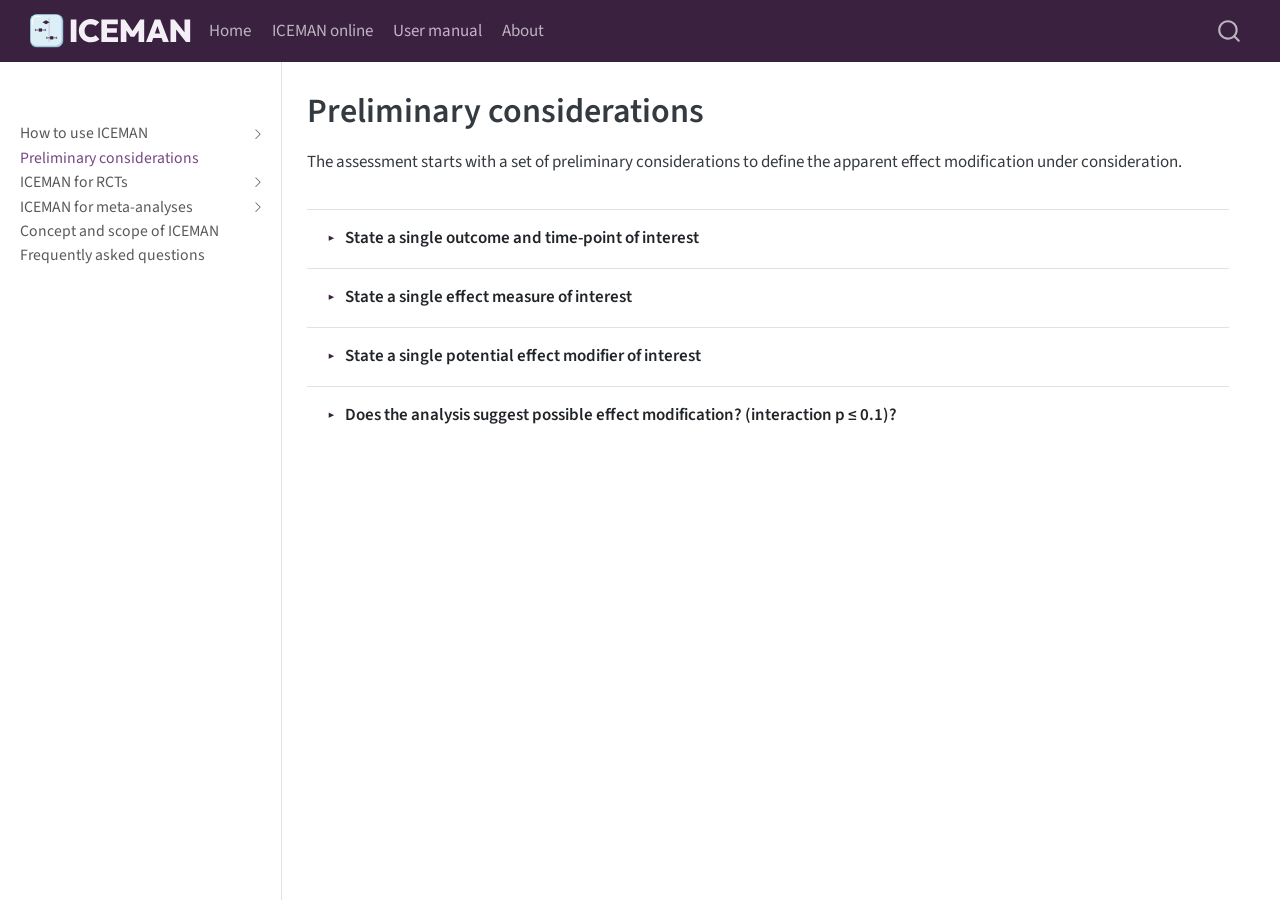
<file: docs/manual/preliminary.html>
<!DOCTYPE html>
<html xmlns="http://www.w3.org/1999/xhtml" lang="en" xml:lang="en"><head>

<meta charset="utf-8">
<meta name="generator" content="quarto-1.9.37">

<meta name="viewport" content="width=device-width, initial-scale=1.0, user-scalable=yes">


<title>Preliminary considerations – ICEMAN</title>
<style>
/* Default styles provided by pandoc.
** See https://pandoc.org/MANUAL.html#variables-for-html for config info.
*/
code{white-space: pre-wrap;}
span.smallcaps{font-variant: small-caps;}
div.columns{display: flex; gap: min(4vw, 1.5em);}
div.column{flex: auto; overflow-x: auto;}
div.hanging-indent{margin-left: 1.5em; text-indent: -1.5em;}
ul.task-list{list-style: none;}
ul.task-list li input[type="checkbox"] {
  width: 0.8em;
  margin: 0 0.8em 0.2em -1em; /* quarto-specific, see https://github.com/quarto-dev/quarto-cli/issues/4556 */ 
  vertical-align: middle;
}
/* CSS for citations */
div.csl-bib-body { }
div.csl-entry {
  clear: both;
}
.hanging-indent div.csl-entry {
  margin-left:2em;
  text-indent:-2em;
}
div.csl-left-margin {
  min-width:2em;
  float:left;
}
div.csl-right-inline {
  margin-left:2em;
  padding-left:1em;
}
div.csl-indent {
  margin-left: 2em;
}</style>


<script src="../site_libs/quarto-nav/quarto-nav.js"></script>
<script src="../site_libs/quarto-nav/headroom.min.js"></script>
<script src="../site_libs/clipboard/clipboard.min.js"></script>
<script src="../site_libs/quarto-search/autocomplete.umd.js"></script>
<script src="../site_libs/quarto-search/fuse.min.js"></script>
<script src="../site_libs/quarto-search/quarto-search.js"></script>
<meta name="quarto:offset" content="../">
<link href="../favicon.ico" rel="icon">
<script src="../site_libs/quarto-html/quarto.js" type="module"></script>
<script src="../site_libs/quarto-html/tabsets/tabsets.js" type="module"></script>
<script src="../site_libs/quarto-html/popper.min.js"></script>
<script src="../site_libs/quarto-html/tippy.umd.min.js"></script>
<link href="../site_libs/quarto-html/tippy.css" rel="stylesheet">
<link href="../site_libs/quarto-html/quarto-syntax-highlighting-7f8f88aac4f3542376d5c11b86a4c14d.css" rel="stylesheet" id="quarto-text-highlighting-styles">
<script src="../site_libs/bootstrap/bootstrap.min.js"></script>
<link href="../site_libs/bootstrap/bootstrap-icons.css" rel="stylesheet">
<link href="../site_libs/bootstrap/bootstrap-e08053616659bd935400a237fe03e637.min.css" rel="stylesheet" append-hash="true" id="quarto-bootstrap" data-mode="light">
<script id="quarto-search-options" type="application/json">{
  "location": "navbar",
  "copy-button": false,
  "collapse-after": 3,
  "panel-placement": "end",
  "type": "overlay",
  "limit": 50,
  "keyboard-shortcut": [
    "f",
    "/",
    "s"
  ],
  "show-item-context": false,
  "language": {
    "search-no-results-text": "No results",
    "search-matching-documents-text": "matching documents",
    "search-copy-link-title": "Copy link to search",
    "search-hide-matches-text": "Hide additional matches",
    "search-more-match-text": "more match in this document",
    "search-more-matches-text": "more matches in this document",
    "search-clear-button-title": "Clear",
    "search-text-placeholder": "",
    "search-detached-cancel-button-title": "Cancel",
    "search-submit-button-title": "Submit",
    "search-label": "Search"
  }
}</script>
<link rel="apple-touch-icon" href="../apple-touch-icon.png">
<script>window.name = 'iceman-manual';</script>


<link rel="stylesheet" href="../assets/custom.css">
<meta property="og:title" content="Preliminary considerations – ICEMAN">
<meta property="og:description" content="ICEMAN is an instrument for assessing the credibility of effect modification analyses in randomized trials and meta-analyses.">
<meta property="og:image" content="https://www.iceman.help/assets/logo/png/iceman-project-card-1200x630.png">
<meta property="og:site_name" content="ICEMAN">
<meta property="og:image:height" content="630">
<meta property="og:image:width" content="1200">
<meta name="twitter:title" content="Preliminary considerations – ICEMAN">
<meta name="twitter:description" content="ICEMAN is an instrument for assessing the credibility of effect modification analyses in randomized trials and meta-analyses.">
<meta name="twitter:image" content="https://www.iceman.help/assets/logo/png/iceman-project-card-1200x630.png">
<meta name="twitter:card" content="summary_large_image">
<meta name="twitter:image-height" content="630">
<meta name="twitter:image-width" content="1200">
</head>

<body class="nav-sidebar docked nav-fixed fullcontent quarto-light">

<div id="quarto-search-results"></div>
  <header id="quarto-header" class="headroom fixed-top">
    <nav class="navbar navbar-expand-lg " data-bs-theme="dark">
      <div class="navbar-container container-fluid">
      <div class="navbar-brand-container mx-auto">
    <a href="../index.html" class="navbar-brand navbar-brand-logo">
    <img src="../assets/logo/svg/iceman-lockup-compact-header.svg" alt="ICEMAN" class="navbar-logo light-content">
    <img src="../assets/logo/svg/iceman-lockup-compact-header.svg" alt="ICEMAN" class="navbar-logo dark-content">
    </a>
  </div>
            <div id="quarto-search" class="" title="Search"></div>
          <button class="navbar-toggler" type="button" data-bs-toggle="collapse" data-bs-target="#navbarCollapse" aria-controls="navbarCollapse" role="menu" aria-expanded="false" aria-label="Toggle navigation" onclick="if (window.quartoToggleHeadroom) { window.quartoToggleHeadroom(); }">
  <span class="navbar-toggler-icon"></span>
</button>
          <div class="collapse navbar-collapse" id="navbarCollapse">
            <ul class="navbar-nav navbar-nav-scroll me-auto">
  <li class="nav-item">
    <a class="nav-link" href="../index.html"> 
<span class="menu-text">Home</span></a>
  </li>  
  <li class="nav-item">
    <a class="nav-link" href="../tool.html"> 
<span class="menu-text">ICEMAN online</span></a>
  </li>  
  <li class="nav-item">
    <a class="nav-link active" href="../manual/index.html" target="iceman-manual" aria-current="page"> 
<span class="menu-text">User manual</span></a>
  </li>  
  <li class="nav-item">
    <a class="nav-link" href="../about.html"> 
<span class="menu-text">About</span></a>
  </li>  
</ul>
          </div> <!-- /navcollapse -->
            <div class="quarto-navbar-tools">
</div>
      </div> <!-- /container-fluid -->
    </nav>
  <nav class="quarto-secondary-nav">
    <div class="container-fluid d-flex">
      <button type="button" class="quarto-btn-toggle btn" data-bs-toggle="collapse" role="button" data-bs-target=".quarto-sidebar-collapse-item" aria-controls="quarto-sidebar" aria-expanded="false" aria-label="Toggle sidebar navigation" onclick="if (window.quartoToggleHeadroom) { window.quartoToggleHeadroom(); }">
        <i class="bi bi-layout-text-sidebar-reverse"></i>
      </button>
        <nav class="quarto-page-breadcrumbs" aria-label="breadcrumb"><ol class="breadcrumb"><li class="breadcrumb-item"><a href="../manual/preliminary.html">Preliminary considerations</a></li></ol></nav>
        <a class="flex-grow-1" role="navigation" data-bs-toggle="collapse" data-bs-target=".quarto-sidebar-collapse-item" aria-controls="quarto-sidebar" aria-expanded="false" aria-label="Toggle sidebar navigation" onclick="if (window.quartoToggleHeadroom) { window.quartoToggleHeadroom(); }">      
        </a>
      <button type="button" class="btn quarto-search-button" aria-label="Search" onclick="window.quartoOpenSearch();">
        <i class="bi bi-search"></i>
      </button>
    </div>
  </nav>
</header>
<!-- content -->
<div id="quarto-content" class="quarto-container page-columns page-rows-contents page-layout-article page-navbar">
<!-- sidebar -->
  <nav id="quarto-sidebar" class="sidebar collapse collapse-horizontal quarto-sidebar-collapse-item sidebar-navigation docked overflow-auto">
        <div class="mt-2 flex-shrink-0 align-items-center">
        <div class="sidebar-search">
        <div id="quarto-search" class="" title="Search"></div>
        </div>
        </div>
    <div class="sidebar-menu-container"> 
    <ul class="list-unstyled mt-1">
        <li class="sidebar-item sidebar-item-section">
      <div class="sidebar-item-container"> 
            <a href="../manual/index.html" class="sidebar-item-text sidebar-link">
 <span class="menu-text">How to use ICEMAN</span></a>
          <a class="sidebar-item-toggle text-start collapsed" data-bs-toggle="collapse" data-bs-target="#quarto-sidebar-section-1" role="navigation" aria-expanded="false" aria-label="Toggle section">
            <i class="bi bi-chevron-right ms-2"></i>
          </a> 
      </div>
      <ul id="quarto-sidebar-section-1" class="collapse list-unstyled sidebar-section depth1 ">  
          <li class="sidebar-item">
  <div class="sidebar-item-container"> 
  <a href="../manual/index.html#assessment-in-duplicate" class="sidebar-item-text sidebar-link">
 <span class="menu-text">Assessment in duplicate</span></a>
  </div>
</li>
          <li class="sidebar-item">
  <div class="sidebar-item-container"> 
  <a href="../manual/index.html#reporting" class="sidebar-item-text sidebar-link">
 <span class="menu-text">Reporting</span></a>
  </div>
</li>
          <li class="sidebar-item">
  <div class="sidebar-item-container"> 
  <a href="../manual/index.html#using-iceman-with-other-instruments" class="sidebar-item-text sidebar-link">
 <span class="menu-text">Using ICEMAN with other instruments</span></a>
  </div>
</li>
      </ul>
  </li>
        <li class="sidebar-item">
  <div class="sidebar-item-container"> 
  <a href="../manual/preliminary.html" class="sidebar-item-text sidebar-link active">
 <span class="menu-text">Preliminary considerations</span></a>
  </div>
</li>
        <li class="sidebar-item sidebar-item-section">
      <div class="sidebar-item-container"> 
            <a href="../manual/rct.html" class="sidebar-item-text sidebar-link">
 <span class="menu-text">ICEMAN for RCTs</span></a>
          <a class="sidebar-item-toggle text-start collapsed" data-bs-toggle="collapse" data-bs-target="#quarto-sidebar-section-2" role="navigation" aria-expanded="false" aria-label="Toggle section">
            <i class="bi bi-chevron-right ms-2"></i>
          </a> 
      </div>
      <ul id="quarto-sidebar-section-2" class="collapse list-unstyled sidebar-section depth1 ">  
          <li class="sidebar-item">
  <div class="sidebar-item-container"> 
  <a href="../manual/rct.html#rct-item1" class="sidebar-item-text sidebar-link">
 <span class="menu-text">1 — Direction a priori</span></a>
  </div>
</li>
          <li class="sidebar-item">
  <div class="sidebar-item-container"> 
  <a href="../manual/rct.html#rct-item2" class="sidebar-item-text sidebar-link">
 <span class="menu-text">2 — Prior evidence</span></a>
  </div>
</li>
          <li class="sidebar-item">
  <div class="sidebar-item-container"> 
  <a href="../manual/rct.html#rct-item3" class="sidebar-item-text sidebar-link">
 <span class="menu-text">3 — Interaction test</span></a>
  </div>
</li>
          <li class="sidebar-item">
  <div class="sidebar-item-container"> 
  <a href="../manual/rct.html#rct-item4" class="sidebar-item-text sidebar-link">
 <span class="menu-text">4 — Multiplicity</span></a>
  </div>
</li>
          <li class="sidebar-item">
  <div class="sidebar-item-container"> 
  <a href="../manual/rct.html#rct-item5" class="sidebar-item-text sidebar-link">
 <span class="menu-text">5 — Cut points</span></a>
  </div>
</li>
          <li class="sidebar-item">
  <div class="sidebar-item-container"> 
  <a href="../manual/rct.html#rct-item6" class="sidebar-item-text sidebar-link">
 <span class="menu-text">6 — Additional</span></a>
  </div>
</li>
          <li class="sidebar-item">
  <div class="sidebar-item-container"> 
  <a href="../manual/rct.html#rct-item7" class="sidebar-item-text sidebar-link">
 <span class="menu-text">7 — Overall rating</span></a>
  </div>
</li>
          <li class="sidebar-item">
  <div class="sidebar-item-container"> 
  <a href="../manual/rct.html#rct-example" class="sidebar-item-text sidebar-link">
 <span class="menu-text">Worked example (CRASH-2)</span></a>
  </div>
</li>
      </ul>
  </li>
        <li class="sidebar-item sidebar-item-section">
      <div class="sidebar-item-container"> 
            <a href="../manual/meta.html" class="sidebar-item-text sidebar-link">
 <span class="menu-text">ICEMAN for meta-analyses</span></a>
          <a class="sidebar-item-toggle text-start collapsed" data-bs-toggle="collapse" data-bs-target="#quarto-sidebar-section-3" role="navigation" aria-expanded="false" aria-label="Toggle section">
            <i class="bi bi-chevron-right ms-2"></i>
          </a> 
      </div>
      <ul id="quarto-sidebar-section-3" class="collapse list-unstyled sidebar-section depth1 ">  
          <li class="sidebar-item">
  <div class="sidebar-item-container"> 
  <a href="../manual/meta.html#meta-item1" class="sidebar-item-text sidebar-link">
 <span class="menu-text">1 — Within vs between</span></a>
  </div>
</li>
          <li class="sidebar-item">
  <div class="sidebar-item-container"> 
  <a href="../manual/meta.html#meta-item2" class="sidebar-item-text sidebar-link">
 <span class="menu-text">2 — Similarity across trials</span></a>
  </div>
</li>
          <li class="sidebar-item">
  <div class="sidebar-item-container"> 
  <a href="../manual/meta.html#meta-item3" class="sidebar-item-text sidebar-link">
 <span class="menu-text">3 — Number of studies</span></a>
  </div>
</li>
          <li class="sidebar-item">
  <div class="sidebar-item-container"> 
  <a href="../manual/meta.html#meta-item4" class="sidebar-item-text sidebar-link">
 <span class="menu-text">4 — Direction a priori</span></a>
  </div>
</li>
          <li class="sidebar-item">
  <div class="sidebar-item-container"> 
  <a href="../manual/meta.html#meta-item5" class="sidebar-item-text sidebar-link">
 <span class="menu-text">5 — Interaction test</span></a>
  </div>
</li>
          <li class="sidebar-item">
  <div class="sidebar-item-container"> 
  <a href="../manual/meta.html#meta-item6" class="sidebar-item-text sidebar-link">
 <span class="menu-text">6 — Multiplicity</span></a>
  </div>
</li>
          <li class="sidebar-item">
  <div class="sidebar-item-container"> 
  <a href="../manual/meta.html#meta-item7" class="sidebar-item-text sidebar-link">
 <span class="menu-text">7 — Random effects model</span></a>
  </div>
</li>
          <li class="sidebar-item">
  <div class="sidebar-item-container"> 
  <a href="../manual/meta.html#meta-item8" class="sidebar-item-text sidebar-link">
 <span class="menu-text">8 — Cut points</span></a>
  </div>
</li>
          <li class="sidebar-item">
  <div class="sidebar-item-container"> 
  <a href="../manual/meta.html#meta-item9" class="sidebar-item-text sidebar-link">
 <span class="menu-text">9 — Additional</span></a>
  </div>
</li>
          <li class="sidebar-item">
  <div class="sidebar-item-container"> 
  <a href="../manual/meta.html#meta-item10" class="sidebar-item-text sidebar-link">
 <span class="menu-text">10 — Overall rating</span></a>
  </div>
</li>
          <li class="sidebar-item">
  <div class="sidebar-item-container"> 
  <a href="../manual/meta.html#meta-example" class="sidebar-item-text sidebar-link">
 <span class="menu-text">Worked example (cervical cancer)</span></a>
  </div>
</li>
      </ul>
  </li>
        <li class="sidebar-item">
  <div class="sidebar-item-container"> 
  <a href="../manual/concepts.html" class="sidebar-item-text sidebar-link">
 <span class="menu-text">Concept and scope of ICEMAN</span></a>
  </div>
</li>
        <li class="sidebar-item">
  <div class="sidebar-item-container"> 
  <a href="../manual/faq.html" class="sidebar-item-text sidebar-link">
 <span class="menu-text">Frequently asked questions</span></a>
  </div>
</li>
    </ul>
    </div>
</nav>
<div id="quarto-sidebar-glass" class="quarto-sidebar-collapse-item" data-bs-toggle="collapse" data-bs-target=".quarto-sidebar-collapse-item"></div>
<!-- margin-sidebar -->
    
<!-- main -->
<main class="content" id="quarto-document-content">

<header id="title-block-header" class="quarto-title-block default">
<div class="quarto-title">
<h1 class="title">Preliminary considerations</h1>
</div>



<div class="quarto-title-meta">

    
  
    
  </div>
  


</header>


<p>The assessment starts with a set of preliminary considerations to define the apparent effect modification under consideration.</p>
<section id="prelim-outcome" class="level2">
<h2 data-anchor-id="prelim-outcome">State a single outcome and time-point of interest</h2>
<p>Because ICEMAN refers to a single outcome at a time, users must specify the outcome of interest and, if applicable, the time-point of outcome assessment (e.g.&nbsp;mortality at 1 year follow-up).</p>
</section>
<section id="prelim-measure" class="level2">
<h2 data-anchor-id="prelim-measure">State a single effect measure of interest</h2>
<p>Specify a single effect measure of interest (e.g.&nbsp;relative risk, risk difference, odds ratio, or hazard ratio for binary outcomes, or difference or ratio of means for continuous outcomes). The type of effect measure is a key consideration because the magnitude of effect modification typically differs between effect measures, and in particular between measures of relative versus absolute effect.<span class="citation" data-cites="Engels2000heterogeneity-0001 Venekamp2014subgroup-0001 Rhodes2016empirical-0001 White2005assessing-0001"><sup><a href="#ref-Engels2000heterogeneity-0001" role="doc-biblioref">1</a>, <a href="#ref-Venekamp2014subgroup-0001" role="doc-biblioref">2</a>, <a href="#ref-Rhodes2016empirical-0001" role="doc-biblioref">3</a>, <a href="#ref-White2005assessing-0001" role="doc-biblioref">4</a></sup></span> Therefore, the credibility rating is likely to differ depending on the chosen effect measure.</p>
<div class="example-block">
<p><strong>Example:</strong> An RCT showed that a lifestyle modification program can prevent diabetes.<span class="citation" data-cites="Knowler2002reduction"><sup><a href="#ref-Knowler2002reduction" role="doc-biblioref">5</a></sup></span> A subgroup analysis divided patients into four groups according to their predicted risk of developing diabetes. On the relative hazard ratio scale, the effect was consistent across risk groups (no suggestion of effect modification). On the absolute risk difference scale, however, the effect was much greater in high-risk than in low-risk patients.<span class="citation" data-cites="Kent2018personalized-0001"><sup><a href="#ref-Kent2018personalized-0001" role="doc-biblioref">6</a></sup></span></p>
</div>
</section>
<section id="prelim-modifier" class="level2">
<h2 data-anchor-id="prelim-modifier">State a single potential effect modifier of interest</h2>
<p>Specify the potential effect modifier of interest (only one effect modifier per ICEMAN form). Effect modifiers may be patient characteristics (e.g.&nbsp;disease severity, age, or type of tumour), intervention alternatives (e.g.&nbsp;different doses, co-interventions, or modes of administration), or, in a meta-analysis, methodological study characteristics (e.g.&nbsp;risk of bias, outcome definition, type of funding). Note that the instrument does not apply when the effect modifier is another outcome. Note that an effect modifier (e.g.&nbsp;sex) is different from a particular subgroup (e.g.&nbsp;women).</p>
<p><span id="prelim-prerando"></span></p>
<div class="callout callout-style-default callout-warning callout-titled">
<div class="callout-header d-flex align-content-center">
<div class="callout-icon-container">
<i class="callout-icon"></i>
</div>
<div class="callout-title-container flex-fill">
<span class="screen-reader-only">Warning</span>Warning: effect modifier measured after randomization
</div>
</div>
<div class="callout-body-container callout-body">
<p>ICEMAN applies to effect modifiers assessed before or at randomization (e.g.&nbsp;baseline variables). If the effect modifier is measured after randomization (e.g.&nbsp;an intermediate outcome), the assessment of effect modification is complicated and potentially misleading.<span class="citation" data-cites="VanderWeele2009on-0001 Yusuf1991analysis-0001 Sun2010is-0001 Sun2014how-0001 Oxman1992a-0001 Simon1982patient-0001 Matsuyama2006estimation-0001 Hirji2009outcome-0001 Cuzick1982the-0001 Cook2004subgroup-0001 Desai2014challenges-0001 vanHoorn2017the-0001 Grady2007chapter-0002 Moye200721 Rosenbaum1984the-0001"><sup><a href="#ref-VanderWeele2009on-0001" role="doc-biblioref">7</a>, <a href="#ref-Yusuf1991analysis-0001" role="doc-biblioref">8</a>, <a href="#ref-Sun2010is-0001" role="doc-biblioref">9</a>, <a href="#ref-Sun2014how-0001" role="doc-biblioref">10</a>, <a href="#ref-Oxman1992a-0001" role="doc-biblioref">11</a>, <a href="#ref-Simon1982patient-0001" role="doc-biblioref">12</a>, <a href="#ref-Matsuyama2006estimation-0001" role="doc-biblioref">13</a>, <a href="#ref-Hirji2009outcome-0001" role="doc-biblioref">14</a>, <a href="#ref-Cuzick1982the-0001" role="doc-biblioref">15</a>, <a href="#ref-Cook2004subgroup-0001" role="doc-biblioref">16</a>, <a href="#ref-Desai2014challenges-0001" role="doc-biblioref">17</a>, <a href="#ref-vanHoorn2017the-0001" role="doc-biblioref">18</a>, <a href="#ref-Grady2007chapter-0002" role="doc-biblioref">19</a>, <a href="#ref-Moye200721" role="doc-biblioref">20</a>, <a href="#ref-Rosenbaum1984the-0001" role="doc-biblioref">21</a></sup></span> Those analyses require different methods<span class="citation" data-cites="Matsuyama2006estimation-0001 Desai2014challenges-0001 Korn2017assessing-0001"><sup><a href="#ref-Matsuyama2006estimation-0001" role="doc-biblioref">13</a>, <a href="#ref-Desai2014challenges-0001" role="doc-biblioref">17</a>, <a href="#ref-Korn2017assessing-0001" role="doc-biblioref">22</a></sup></span> and result in less secure conclusions.</p>
<p><strong>Exceptions</strong> – the instrument does apply to post-randomization effect modifiers if: (1) the effect modifier is a non-modifiable characteristic such as sex or age; or (2) for meta-analyses, the effect modifier is a study characteristic such as risk of bias, length of follow-up, or mean received dose.</p>
</div>
</div>
<div class="example-block">
<p><strong>Example:</strong> An RCT testing strict or conventional management of hyperglycaemia with insulin therapy in ICU patients claimed an effect modification by length of hospital stay.<span class="citation" data-cites="VanDenBerghe2006intensive-0001"><sup><a href="#ref-VanDenBerghe2006intensive-0001" role="doc-biblioref">23</a></sup></span> Length of ICU stay (the apparent effect modifier), however, was shortened by the intervention. This prognostic imbalance between intervention and control group within the length-of-stay subgroups likely created the differences in mortality.</p>
</div>
</section>
<section id="prelim-possible" class="level2">
<h2 data-anchor-id="prelim-possible">Does the analysis suggest possible effect modification? (interaction p ≤ 0.1)?</h2>
<p>Do not apply ICEMAN if the interaction p-value is larger than 0.1, i.e., provides very little statistical support for the existence of an effect modification. ICEMAN is designed to address the possible claim (presence) of an effect modification rather than the claim of no effect modification (absence).</p>
<p>ICEMAN does not currently provide a version for assessing absence of effect modification / consistency of effects across subgroups.</p>
<p>If the interaction p-value is &gt; 0.1, stop the assessment, report that you did not apply ICEMAN, note the lack of statistical evidence for effect modification. Use the overall effect estimate for drawing conclusions.</p>
<p><a href="../manual/concepts.html">Concept and scope of ICEMAN</a> provides additional background information.</p>



</section>

<div id="quarto-appendix" class="default"><section class="quarto-appendix-contents" role="doc-bibliography" id="quarto-bibliography"><h2 class="anchored quarto-appendix-heading">References</h2><div id="refs" class="references csl-bib-body" role="list">
<div id="ref-Engels2000heterogeneity-0001" class="csl-entry" role="listitem">
1. Engels EA, Schmid CH, Terrin N, Olkin I, Lau J. Heterogeneity and statistical significance in meta-analysis: An empirical study of 125 meta-analyses [Internet]. Stat. Med. 2000 ;19(13):1707–1728.Available from: <a href="http://dx.doi.org/10.1002/1097-0258(20000715)19:13<1707::aid-sim491>3.0.co;2-p">http://dx.doi.org/10.1002/1097-0258(20000715)19:13&lt;1707::aid-sim491&gt;3.0.co;2-p</a>
</div>
<div id="ref-Venekamp2014subgroup-0001" class="csl-entry" role="listitem">
2. Venekamp RP, Rovers MM, Hoes AW, Knol MJ. Subgroup analysis in randomized controlled trials appeared to be dependent on whether relative or absolute effect measures were used [Internet]. J. Clin. Epidemiol. 2014 Apr. ;67(4):410–415.Available from: <a href="http://dx.doi.org/10.1016/j.jclinepi.2013.11.003">http://dx.doi.org/10.1016/j.jclinepi.2013.11.003</a>
</div>
<div id="ref-Rhodes2016empirical-0001" class="csl-entry" role="listitem">
3. Rhodes KM, Turner RM, Higgins JP. Empirical evidence about inconsistency among studies in a pairwise meta-analysis. Res. Synth. Methods. 2016 ;7(4):346–370.
</div>
<div id="ref-White2005assessing-0001" class="csl-entry" role="listitem">
4. White IR, Elbourne D. Assessing subgroup effects with binary data: Can the use of different effect measures lead to different conclusions? [Internet]. BMC Med. Res. Methodol. 2005 ;515.Available from: <a href="https://doi.org/10.1186/1471-2288-5-15">https://doi.org/10.1186/1471-2288-5-15</a>
</div>
<div id="ref-Knowler2002reduction" class="csl-entry" role="listitem">
5. Knowler WC, Barrett-Connor E, Fowler SE, Hamman RF, Lachin JM, Walker EA, Nathan DM, Diabetes Prevention Program Research Group. Reduction in the incidence of type 2 diabetes with lifestyle intervention or metformin [Internet]. N. Engl. J. Med. 2002 ;346(6):393–403.Available from: <a href="http://dx.doi.org/10.1056/NEJMoa012512">http://dx.doi.org/10.1056/NEJMoa012512</a>
</div>
<div id="ref-Kent2018personalized-0001" class="csl-entry" role="listitem">
6. Kent DM, Steyerberg E, Klaveren D van. Personalized evidence based medicine: Predictive approaches to heterogeneous treatment effects [Internet]. BMJ. 2018 ;363k4245.Available from: <a href="http://dx.doi.org/10.1136/bmj.k4245">http://dx.doi.org/10.1136/bmj.k4245</a>
</div>
<div id="ref-VanderWeele2009on-0001" class="csl-entry" role="listitem">
7. VanderWeele TJ. On the distinction between interaction and effect modification [Internet]. Epidemiology. 2009 Nov. ;20(6):863–871.Available from: <a href="http://dx.doi.org/10.1097/EDE.0b013e3181ba333c">http://dx.doi.org/10.1097/EDE.0b013e3181ba333c</a>
</div>
<div id="ref-Yusuf1991analysis-0001" class="csl-entry" role="listitem">
8. Yusuf S, Wittes J, Probstfield J, Tyroler HA. Analysis and interpretation of treatment effects in subgroups of patients in randomized clinical trials [Internet]. JAMA. 1991 ;266(1):93–98.Available from: <a href="http://dx.doi.org/10.1001/jama.1991.03470010097038">http://dx.doi.org/10.1001/jama.1991.03470010097038</a>
</div>
<div id="ref-Sun2010is-0001" class="csl-entry" role="listitem">
9. Sun X, Briel M, Walter SD, Guyatt GH. Is a subgroup effect believable? Updating criteria to evaluate the credibility of subgroup analyses [Internet]. BMJ. 2010 ;340(mar30 3):c117.Available from: <a href="http://dx.doi.org/10.1136/bmj.c117">http://dx.doi.org/10.1136/bmj.c117</a>
</div>
<div id="ref-Sun2014how-0001" class="csl-entry" role="listitem">
10. Sun X, Ioannidis JPA, Agoritsas T, Alba AC, Guyatt G. How to use a subgroup analysis: Users’ guide to the medical literature: Users’ guide to the medical literature [Internet]. JAMA. 2014 ;311(4):405–411.Available from: <a href="http://dx.doi.org/10.1001/jama.2013.285063">http://dx.doi.org/10.1001/jama.2013.285063</a>
</div>
<div id="ref-Oxman1992a-0001" class="csl-entry" role="listitem">
11. Oxman AD, Guyatt GH. A consumer’s guide to subgroup analyses [Internet]. Ann. Intern. Med. 1992 ;116(1):78–84.Available from: <a href="http://dx.doi.org/10.7326/0003-4819-116-1-78">http://dx.doi.org/10.7326/0003-4819-116-1-78</a>
</div>
<div id="ref-Simon1982patient-0001" class="csl-entry" role="listitem">
12. Simon R. Patient subsets and variation in therapeutic efficacy [Internet]. Br. J. Clin. Pharmacol. 1982 Oct. ;14(4):473–482.Available from: <a href="http://dx.doi.org/10.1111/j.1365-2125.1982.tb02015.x">http://dx.doi.org/10.1111/j.1365-2125.1982.tb02015.x</a>
</div>
<div id="ref-Matsuyama2006estimation-0001" class="csl-entry" role="listitem">
13. Matsuyama Y, Morita S. Estimation of the average causal effect among subgroups defined by post-treatment variables [Internet]. Clin. Trials. 2006 ;3(1):1–9.Available from: <a href="http://dx.doi.org/10.1191/1740774506cn135oa">http://dx.doi.org/10.1191/1740774506cn135oa</a>
</div>
<div id="ref-Hirji2009outcome-0001" class="csl-entry" role="listitem">
14. Hirji KF, Fagerland MW. Outcome based subgroup analysis: A neglected concern [Internet]. Trials. 2009 ;10(1):33.Available from: <a href="http://dx.doi.org/10.1186/1745-6215-10-33">http://dx.doi.org/10.1186/1745-6215-10-33</a>
</div>
<div id="ref-Cuzick1982the-0001" class="csl-entry" role="listitem">
15. Cuzick J. The assessment of subgroups in clinical trials [Internet]. Experientia Suppl. 1982 ;41224–235.Available from: <a href="https://www.ncbi.nlm.nih.gov/pubmed/6958512">https://www.ncbi.nlm.nih.gov/pubmed/6958512</a>
</div>
<div id="ref-Cook2004subgroup-0001" class="csl-entry" role="listitem">
16. Cook DI, Gebski VJ, Keech AC. Subgroup analysis in clinical trials [Internet]. Med. J. Aust. 2004 ;180(6):289–291.Available from: <a href="http://dx.doi.org/10.5694/j.1326-5377.2004.tb05928.x">http://dx.doi.org/10.5694/j.1326-5377.2004.tb05928.x</a>
</div>
<div id="ref-Desai2014challenges-0001" class="csl-entry" role="listitem">
17. Desai M, Pieper KS, Mahaffey K. Challenges and solutions to pre- and post-randomization subgroup analyses [Internet]. Curr. Cardiol. Rep. 2014 ;16(10):531.Available from: <a href="http://dx.doi.org/10.1007/s11886-014-0531-2">http://dx.doi.org/10.1007/s11886-014-0531-2</a>
</div>
<div id="ref-vanHoorn2017the-0001" class="csl-entry" role="listitem">
18. Hoorn R van, Tummers M, Booth A, Gerhardus A, Rehfuess E, Hind D, Bossuyt PM, Welch V, Debray TPA, Underwood M, Cuijpers P, Kraemer H, Wilt GJ van der, Kievit W. The development of <span>CHAMP</span>: A checklist for the appraisal of moderators and predictors [Internet]. BMC Med. Res. Methodol. 2017 ;17(1):173.Available from: <a href="http://dx.doi.org/10.1186/s12874-017-0451-0">http://dx.doi.org/10.1186/s12874-017-0451-0</a>
</div>
<div id="ref-Grady2007chapter-0002" class="csl-entry" role="listitem">
19. Grady D, Cummings SR, Hulley SB. Chapter 11: Alternative trial designs and implementation issues. In: Hulley SB, Cummings SR, Browner WS, Grady DG, Newman TB, editor(s). Designing clinical research. Philadelphia: Lippincott Williams &amp; Wilkins; 2007.
</div>
<div id="ref-Moye200721" class="csl-entry" role="listitem">
20. Moyé LA. 21 the multiple comparison issue in health care research [Internet]. In: Handbook of statistics. Elsevier; 2007. p. 616–655.Available from: <a href="http://dx.doi.org/10.1016/s0169-7161(07)27021-x">http://dx.doi.org/10.1016/s0169-7161(07)27021-x</a>
</div>
<div id="ref-Rosenbaum1984the-0001" class="csl-entry" role="listitem">
21. Rosenbaum PR. The consquences of adjustment for a concomitant variable that has been affected by the treatment [Internet]. J. R. Stat. Soc. Ser. A. 1984 ;147(5):656.Available from: <a href="http://dx.doi.org/10.2307/2981697">http://dx.doi.org/10.2307/2981697</a>
</div>
<div id="ref-Korn2017assessing-0001" class="csl-entry" role="listitem">
22. Korn EL, Othus M, Chen T, Freidlin B. Assessing treatment efficacy in the subset of responders in a randomized clinical trial [Internet]. Ann. Oncol. 2017 ;28(7):1640–1647.Available from: <a href="http://dx.doi.org/10.1093/annonc/mdx197">http://dx.doi.org/10.1093/annonc/mdx197</a>
</div>
<div id="ref-VanDenBerghe2006intensive-0001" class="csl-entry" role="listitem">
23. Van den Berghe G, Wilmer A, Hermans G, Meersseman W, Wouters PJ, Milants I, Van Wijngaerden E, Bobbaers H, Bouillon R. Intensive insulin therapy in the medical <span>ICU</span> [Internet]. N. Engl. J. Med. 2006 ;354(5):449–461.Available from: <a href="http://dx.doi.org/10.1056/NEJMoa052521">http://dx.doi.org/10.1056/NEJMoa052521</a>
</div>
</div></section></div></main> <!-- /main -->
<script>
document.addEventListener('DOMContentLoaded', function () {
  var main = document.getElementById('quarto-document-content');
  if (!main || !document.getElementById('quarto-sidebar')) return;

  var sections = Array.from(main.querySelectorAll('section.level2'));
  // Don't accordionise pages with only one section (e.g. How to use ICEMAN)
  if (sections.length < 2) return;

  sections.forEach(function (section) {
    var h2 = section.querySelector(':scope > h2');
    if (!h2) return;

    var id = section.id || ('acc-' + Math.random().toString(36).slice(2));
    var collapseId = 'acc-body-' + id;

    section.classList.add('acc-item');

    var headerDiv = document.createElement('div');
    headerDiv.className = 'acc-header';

    var btn = document.createElement('button');
    btn.className = 'acc-btn collapsed';
    btn.setAttribute('type', 'button');
    btn.setAttribute('aria-expanded', 'false');
    btn.setAttribute('aria-controls', collapseId);
    btn.innerHTML = h2.innerHTML;

    headerDiv.appendChild(btn);

    var bodyDiv = document.createElement('div');
    bodyDiv.id = collapseId;
    bodyDiv.className = 'acc-body collapse';

    var innerDiv = document.createElement('div');
    innerDiv.className = 'acc-body-inner';

    Array.from(section.children).forEach(function (child) {
      if (child !== h2) innerDiv.appendChild(child);
    });

    bodyDiv.appendChild(innerDiv);

    section.innerHTML = '';
    section.appendChild(headerDiv);
    section.appendChild(bodyDiv);

    btn.addEventListener('click', function () {
      var expanded = this.getAttribute('aria-expanded') === 'true';
      this.setAttribute('aria-expanded', String(!expanded));
      this.classList.toggle('collapsed', expanded);
      bodyDiv.classList.toggle('show', !expanded);
    });
  });

  // Color all response-option tables by ordered credibility level, not by exact wording.
  // This keeps variants such as "Inconsistent with prior evidence" colored correctly.
  main.querySelectorAll('.acc-body-inner table').forEach(function (table) {
    var firstHeader = table.querySelector('thead th');
    if (!firstHeader || !/response options/i.test(firstHeader.textContent)) return;

    var colorClasses = ['rt-red', 'rt-orange', 'rt-yellow', 'rt-green'];
    var colorIndex = 0;

    table.querySelectorAll('tbody tr').forEach(function (row) {
      row.classList.remove('rt-red', 'rt-orange', 'rt-yellow', 'rt-green', 'rt-na');

      var text = (row.cells[0] ? row.cells[0].textContent : '').toLowerCase();
      if (text.includes('not applicable')) {
        row.classList.add('rt-na');
        return;
      }

      row.classList.add(colorClasses[Math.min(colorIndex, colorClasses.length - 1)]);
      colorIndex += 1;
    });
  });

  function collapseAll() {
    main.querySelectorAll('.acc-body.show').forEach(function (body) {
      body.classList.remove('show');
      var btn = body.previousElementSibling && body.previousElementSibling.querySelector('.acc-btn');
      if (btn) { btn.setAttribute('aria-expanded', 'false'); btn.classList.add('collapsed'); }
    });
  }

  function expandByHash() {
    var hash = window.location.hash.slice(1);
    if (!hash) return;
    var target = document.getElementById(hash);
    if (!target) return;

    // Find the acc-body containing the target (either the body itself or an ancestor)
    var accBody = target.classList.contains('acc-body')
      ? target
      : (target.closest ? target.closest('.acc-body') : null);
    if (!accBody) accBody = document.getElementById('acc-body-' + hash);
    if (!accBody) return;

    collapseAll();
    accBody.classList.add('show');
    var btn = accBody.previousElementSibling && accBody.previousElementSibling.querySelector('.acc-btn');
    if (btn) { btn.setAttribute('aria-expanded', 'true'); btn.classList.remove('collapsed'); }

    setTimeout(function () {
      target.scrollIntoView({ behavior: 'smooth', block: 'start' });
    }, 50);
  }

  window.addEventListener('hashchange', expandByHash);
  expandByHash();
});
</script>
<script id="quarto-html-after-body" type="application/javascript">
  window.document.addEventListener("DOMContentLoaded", function (event) {
    const isCodeAnnotation = (el) => {
      for (const clz of el.classList) {
        if (clz.startsWith('code-annotation-')) {                     
          return true;
        }
      }
      return false;
    }
    const onCopySuccess = function(e) {
      // button target
      const button = e.trigger;
      // don't keep focus
      button.blur();
      // flash "checked"
      button.classList.add('code-copy-button-checked');
      var currentTitle = button.getAttribute("title");
      button.setAttribute("title", "Copied!");
      let tooltip;
      if (window.bootstrap) {
        button.setAttribute("data-bs-toggle", "tooltip");
        button.setAttribute("data-bs-placement", "left");
        button.setAttribute("data-bs-title", "Copied!");
        tooltip = new bootstrap.Tooltip(button, 
          { trigger: "manual", 
            customClass: "code-copy-button-tooltip",
            offset: [0, -8]});
        tooltip.show();    
      }
      setTimeout(function() {
        if (tooltip) {
          tooltip.hide();
          button.removeAttribute("data-bs-title");
          button.removeAttribute("data-bs-toggle");
          button.removeAttribute("data-bs-placement");
        }
        button.setAttribute("title", currentTitle);
        button.classList.remove('code-copy-button-checked');
      }, 1000);
      // clear code selection
      e.clearSelection();
    }
    const getTextToCopy = function(trigger) {
      const outerScaffold = trigger.parentElement.cloneNode(true);
      const codeEl = outerScaffold.querySelector('code');
      for (const childEl of codeEl.children) {
        if (isCodeAnnotation(childEl)) {
          childEl.remove();
        }
      }
      return codeEl.innerText;
    }
    const clipboard = new window.ClipboardJS('.code-copy-button:not([data-in-quarto-modal])', {
      text: getTextToCopy
    });
    clipboard.on('success', onCopySuccess);
    if (window.document.getElementById('quarto-embedded-source-code-modal')) {
      const clipboardModal = new window.ClipboardJS('.code-copy-button[data-in-quarto-modal]', {
        text: getTextToCopy,
        container: window.document.getElementById('quarto-embedded-source-code-modal')
      });
      clipboardModal.on('success', onCopySuccess);
    }
      var localhostRegex = new RegExp(/^(?:http|https):\/\/localhost\:?[0-9]*\//);
      var mailtoRegex = new RegExp(/^mailto:/);
        var filterRegex = new RegExp("https:\/\/www\.iceman\.help");
      var isInternal = (href) => {
          return filterRegex.test(href) || localhostRegex.test(href) || mailtoRegex.test(href);
      }
      // Inspect non-navigation links and adorn them if external
     var links = window.document.querySelectorAll('a[href]:not(.nav-link):not(.navbar-brand):not(.toc-action):not(.sidebar-link):not(.sidebar-item-toggle):not(.pagination-link):not(.no-external):not([aria-hidden]):not(.dropdown-item):not(.quarto-navigation-tool):not(.about-link)');
      for (var i=0; i<links.length; i++) {
        const link = links[i];
        if (!isInternal(link.href)) {
          // undo the damage that might have been done by quarto-nav.js in the case of
          // links that we want to consider external
          if (link.dataset.originalHref !== undefined) {
            link.href = link.dataset.originalHref;
          }
        }
      }
    function tippyHover(el, contentFn, onTriggerFn, onUntriggerFn) {
      const config = {
        allowHTML: true,
        maxWidth: 500,
        delay: 100,
        arrow: false,
        appendTo: function(el) {
            return el.parentElement;
        },
        interactive: true,
        interactiveBorder: 10,
        theme: 'quarto',
        placement: 'bottom-start',
      };
      if (contentFn) {
        config.content = contentFn;
      }
      if (onTriggerFn) {
        config.onTrigger = onTriggerFn;
      }
      if (onUntriggerFn) {
        config.onUntrigger = onUntriggerFn;
      }
      window.tippy(el, config); 
    }
    const noterefs = window.document.querySelectorAll('a[role="doc-noteref"]');
    for (var i=0; i<noterefs.length; i++) {
      const ref = noterefs[i];
      tippyHover(ref, function() {
        // use id or data attribute instead here
        let href = ref.getAttribute('data-footnote-href') || ref.getAttribute('href');
        try { href = new URL(href).hash; } catch {}
        const id = href.replace(/^#\/?/, "");
        const note = window.document.getElementById(id);
        if (note) {
          return note.innerHTML;
        } else {
          return "";
        }
      });
    }
    const xrefs = window.document.querySelectorAll('a.quarto-xref');
    const processXRef = (id, note) => {
      // Strip column container classes
      const stripColumnClz = (el) => {
        el.classList.remove("page-full", "page-columns");
        if (el.children) {
          for (const child of el.children) {
            stripColumnClz(child);
          }
        }
      }
      stripColumnClz(note)
      if (id === null || id.startsWith('sec-')) {
        // Special case sections, only their first couple elements
        const container = document.createElement("div");
        if (note.children && note.children.length > 2) {
          container.appendChild(note.children[0].cloneNode(true));
          for (let i = 1; i < note.children.length; i++) {
            const child = note.children[i];
            if (child.tagName === "P" && child.innerText === "") {
              continue;
            } else {
              container.appendChild(child.cloneNode(true));
              break;
            }
          }
          if (window.Quarto?.typesetMath) {
            window.Quarto.typesetMath(container);
          }
          return container.innerHTML
        } else {
          if (window.Quarto?.typesetMath) {
            window.Quarto.typesetMath(note);
          }
          return note.innerHTML;
        }
      } else {
        // Remove any anchor links if they are present
        const anchorLink = note.querySelector('a.anchorjs-link');
        if (anchorLink) {
          anchorLink.remove();
        }
        if (window.Quarto?.typesetMath) {
          window.Quarto.typesetMath(note);
        }
        if (note.classList.contains("callout")) {
          return note.outerHTML;
        } else {
          return note.innerHTML;
        }
      }
    }
    for (var i=0; i<xrefs.length; i++) {
      const xref = xrefs[i];
      tippyHover(xref, undefined, function(instance) {
        instance.disable();
        let url = xref.getAttribute('href');
        let hash = undefined; 
        if (url.startsWith('#')) {
          hash = url;
        } else {
          try { hash = new URL(url).hash; } catch {}
        }
        if (hash) {
          const id = hash.replace(/^#\/?/, "");
          const note = window.document.getElementById(id);
          if (note !== null) {
            try {
              const html = processXRef(id, note.cloneNode(true));
              instance.setContent(html);
            } finally {
              instance.enable();
              instance.show();
            }
          } else {
            // See if we can fetch this
            fetch(url.split('#')[0])
            .then(res => res.text())
            .then(html => {
              const parser = new DOMParser();
              const htmlDoc = parser.parseFromString(html, "text/html");
              const note = htmlDoc.getElementById(id);
              if (note !== null) {
                const html = processXRef(id, note);
                instance.setContent(html);
              } 
            }).finally(() => {
              instance.enable();
              instance.show();
            });
          }
        } else {
          // See if we can fetch a full url (with no hash to target)
          // This is a special case and we should probably do some content thinning / targeting
          fetch(url)
          .then(res => res.text())
          .then(html => {
            const parser = new DOMParser();
            const htmlDoc = parser.parseFromString(html, "text/html");
            const note = htmlDoc.querySelector('main.content');
            if (note !== null) {
              // This should only happen for chapter cross references
              // (since there is no id in the URL)
              // remove the first header
              if (note.children.length > 0 && note.children[0].tagName === "HEADER") {
                note.children[0].remove();
              }
              const html = processXRef(null, note);
              instance.setContent(html);
            } 
          }).finally(() => {
            instance.enable();
            instance.show();
          });
        }
      }, function(instance) {
      });
    }
        let selectedAnnoteEl;
        const selectorForAnnotation = ( cell, annotation) => {
          let cellAttr = 'data-code-cell="' + cell + '"';
          let lineAttr = 'data-code-annotation="' +  annotation + '"';
          const selector = 'span[' + cellAttr + '][' + lineAttr + ']';
          return selector;
        }
        const selectCodeLines = (annoteEl) => {
          const doc = window.document;
          const targetCell = annoteEl.getAttribute("data-target-cell");
          const targetAnnotation = annoteEl.getAttribute("data-target-annotation");
          const annoteSpan = window.document.querySelector(selectorForAnnotation(targetCell, targetAnnotation));
          const lines = annoteSpan.getAttribute("data-code-lines").split(",");
          const lineIds = lines.map((line) => {
            return targetCell + "-" + line;
          })
          let top = null;
          let height = null;
          let parent = null;
          if (lineIds.length > 0) {
              //compute the position of the single el (top and bottom and make a div)
              const el = window.document.getElementById(lineIds[0]);
              top = el.offsetTop;
              height = el.offsetHeight;
              parent = el.parentElement.parentElement;
            if (lineIds.length > 1) {
              const lastEl = window.document.getElementById(lineIds[lineIds.length - 1]);
              const bottom = lastEl.offsetTop + lastEl.offsetHeight;
              height = bottom - top;
            }
            if (top !== null && height !== null && parent !== null) {
              // cook up a div (if necessary) and position it 
              let div = window.document.getElementById("code-annotation-line-highlight");
              if (div === null) {
                div = window.document.createElement("div");
                div.setAttribute("id", "code-annotation-line-highlight");
                div.style.position = 'absolute';
                parent.appendChild(div);
              }
              div.style.top = top - 2 + "px";
              div.style.height = height + 4 + "px";
              div.style.left = 0;
              let gutterDiv = window.document.getElementById("code-annotation-line-highlight-gutter");
              if (gutterDiv === null) {
                gutterDiv = window.document.createElement("div");
                gutterDiv.setAttribute("id", "code-annotation-line-highlight-gutter");
                gutterDiv.style.position = 'absolute';
                const codeCell = window.document.getElementById(targetCell);
                const gutter = codeCell.querySelector('.code-annotation-gutter');
                gutter.appendChild(gutterDiv);
              }
              gutterDiv.style.top = top - 2 + "px";
              gutterDiv.style.height = height + 4 + "px";
            }
            selectedAnnoteEl = annoteEl;
          }
        };
        const unselectCodeLines = () => {
          const elementsIds = ["code-annotation-line-highlight", "code-annotation-line-highlight-gutter"];
          elementsIds.forEach((elId) => {
            const div = window.document.getElementById(elId);
            if (div) {
              div.remove();
            }
          });
          selectedAnnoteEl = undefined;
        };
          // Handle positioning of the toggle
      window.addEventListener(
        "resize",
        throttle(() => {
          elRect = undefined;
          if (selectedAnnoteEl) {
            selectCodeLines(selectedAnnoteEl);
          }
        }, 10)
      );
      function throttle(fn, ms) {
      let throttle = false;
      let timer;
        return (...args) => {
          if(!throttle) { // first call gets through
              fn.apply(this, args);
              throttle = true;
          } else { // all the others get throttled
              if(timer) clearTimeout(timer); // cancel #2
              timer = setTimeout(() => {
                fn.apply(this, args);
                timer = throttle = false;
              }, ms);
          }
        };
      }
        // Attach click handler to the DT
        const annoteDls = window.document.querySelectorAll('dt[data-target-cell]');
        for (const annoteDlNode of annoteDls) {
          annoteDlNode.addEventListener('click', (event) => {
            const clickedEl = event.target;
            if (clickedEl !== selectedAnnoteEl) {
              unselectCodeLines();
              const activeEl = window.document.querySelector('dt[data-target-cell].code-annotation-active');
              if (activeEl) {
                activeEl.classList.remove('code-annotation-active');
              }
              selectCodeLines(clickedEl);
              clickedEl.classList.add('code-annotation-active');
            } else {
              // Unselect the line
              unselectCodeLines();
              clickedEl.classList.remove('code-annotation-active');
            }
          });
        }
    const findCites = (el) => {
      const parentEl = el.parentElement;
      if (parentEl) {
        const cites = parentEl.dataset.cites;
        if (cites) {
          return {
            el,
            cites: cites.split(' ')
          };
        } else {
          return findCites(el.parentElement)
        }
      } else {
        return undefined;
      }
    };
    var bibliorefs = window.document.querySelectorAll('a[role="doc-biblioref"]');
    for (var i=0; i<bibliorefs.length; i++) {
      const ref = bibliorefs[i];
      const citeInfo = findCites(ref);
      if (citeInfo) {
        tippyHover(citeInfo.el, function() {
          var popup = window.document.createElement('div');
          citeInfo.cites.forEach(function(cite) {
            var citeDiv = window.document.createElement('div');
            citeDiv.classList.add('hanging-indent');
            citeDiv.classList.add('csl-entry');
            var biblioDiv = window.document.getElementById('ref-' + cite);
            if (biblioDiv) {
              citeDiv.innerHTML = biblioDiv.innerHTML;
            }
            popup.appendChild(citeDiv);
          });
          return popup.innerHTML;
        });
      }
    }
  });
  </script>
</div> <!-- /content -->




</body></html>
</file>
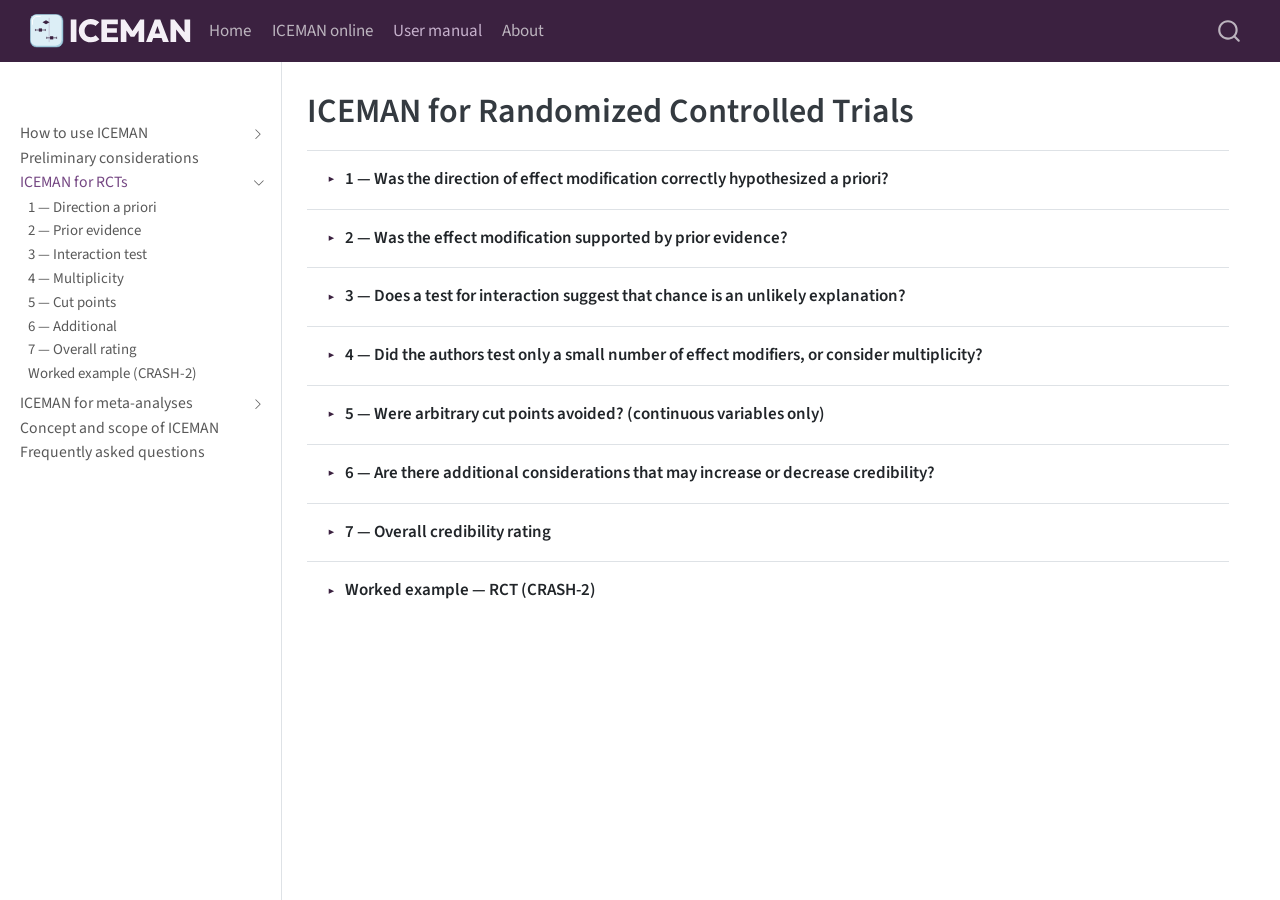
<file: docs/manual/rct.html>
<!DOCTYPE html>
<html xmlns="http://www.w3.org/1999/xhtml" lang="en" xml:lang="en"><head>

<meta charset="utf-8">
<meta name="generator" content="quarto-1.9.37">

<meta name="viewport" content="width=device-width, initial-scale=1.0, user-scalable=yes">


<title>ICEMAN for Randomized Controlled Trials – ICEMAN</title>
<style>
/* Default styles provided by pandoc.
** See https://pandoc.org/MANUAL.html#variables-for-html for config info.
*/
code{white-space: pre-wrap;}
span.smallcaps{font-variant: small-caps;}
div.columns{display: flex; gap: min(4vw, 1.5em);}
div.column{flex: auto; overflow-x: auto;}
div.hanging-indent{margin-left: 1.5em; text-indent: -1.5em;}
ul.task-list{list-style: none;}
ul.task-list li input[type="checkbox"] {
  width: 0.8em;
  margin: 0 0.8em 0.2em -1em; /* quarto-specific, see https://github.com/quarto-dev/quarto-cli/issues/4556 */ 
  vertical-align: middle;
}
/* CSS for citations */
div.csl-bib-body { }
div.csl-entry {
  clear: both;
}
.hanging-indent div.csl-entry {
  margin-left:2em;
  text-indent:-2em;
}
div.csl-left-margin {
  min-width:2em;
  float:left;
}
div.csl-right-inline {
  margin-left:2em;
  padding-left:1em;
}
div.csl-indent {
  margin-left: 2em;
}</style>


<script src="../site_libs/quarto-nav/quarto-nav.js"></script>
<script src="../site_libs/quarto-nav/headroom.min.js"></script>
<script src="../site_libs/clipboard/clipboard.min.js"></script>
<script src="../site_libs/quarto-search/autocomplete.umd.js"></script>
<script src="../site_libs/quarto-search/fuse.min.js"></script>
<script src="../site_libs/quarto-search/quarto-search.js"></script>
<meta name="quarto:offset" content="../">
<link href="../favicon.ico" rel="icon">
<script src="../site_libs/quarto-html/quarto.js" type="module"></script>
<script src="../site_libs/quarto-html/tabsets/tabsets.js" type="module"></script>
<script src="../site_libs/quarto-html/popper.min.js"></script>
<script src="../site_libs/quarto-html/tippy.umd.min.js"></script>
<link href="../site_libs/quarto-html/tippy.css" rel="stylesheet">
<link href="../site_libs/quarto-html/quarto-syntax-highlighting-7f8f88aac4f3542376d5c11b86a4c14d.css" rel="stylesheet" id="quarto-text-highlighting-styles">
<script src="../site_libs/bootstrap/bootstrap.min.js"></script>
<link href="../site_libs/bootstrap/bootstrap-icons.css" rel="stylesheet">
<link href="../site_libs/bootstrap/bootstrap-e08053616659bd935400a237fe03e637.min.css" rel="stylesheet" append-hash="true" id="quarto-bootstrap" data-mode="light">
<script id="quarto-search-options" type="application/json">{
  "location": "navbar",
  "copy-button": false,
  "collapse-after": 3,
  "panel-placement": "end",
  "type": "overlay",
  "limit": 50,
  "keyboard-shortcut": [
    "f",
    "/",
    "s"
  ],
  "show-item-context": false,
  "language": {
    "search-no-results-text": "No results",
    "search-matching-documents-text": "matching documents",
    "search-copy-link-title": "Copy link to search",
    "search-hide-matches-text": "Hide additional matches",
    "search-more-match-text": "more match in this document",
    "search-more-matches-text": "more matches in this document",
    "search-clear-button-title": "Clear",
    "search-text-placeholder": "",
    "search-detached-cancel-button-title": "Cancel",
    "search-submit-button-title": "Submit",
    "search-label": "Search"
  }
}</script>
<link rel="apple-touch-icon" href="../apple-touch-icon.png">
<script>window.name = 'iceman-manual';</script>


<link rel="stylesheet" href="../assets/custom.css">
<meta property="og:title" content="ICEMAN for Randomized Controlled Trials – ICEMAN">
<meta property="og:description" content="ICEMAN is an instrument for assessing the credibility of effect modification analyses in randomized trials and meta-analyses.">
<meta property="og:image" content="https://www.iceman.help/assets/logo/png/iceman-project-card-1200x630.png">
<meta property="og:site_name" content="ICEMAN">
<meta property="og:image:height" content="630">
<meta property="og:image:width" content="1200">
<meta name="twitter:title" content="ICEMAN for Randomized Controlled Trials – ICEMAN">
<meta name="twitter:description" content="ICEMAN is an instrument for assessing the credibility of effect modification analyses in randomized trials and meta-analyses.">
<meta name="twitter:image" content="https://www.iceman.help/assets/logo/png/iceman-project-card-1200x630.png">
<meta name="twitter:card" content="summary_large_image">
<meta name="twitter:image-height" content="630">
<meta name="twitter:image-width" content="1200">
</head>

<body class="nav-sidebar docked nav-fixed fullcontent quarto-light">

<div id="quarto-search-results"></div>
  <header id="quarto-header" class="headroom fixed-top">
    <nav class="navbar navbar-expand-lg " data-bs-theme="dark">
      <div class="navbar-container container-fluid">
      <div class="navbar-brand-container mx-auto">
    <a href="../index.html" class="navbar-brand navbar-brand-logo">
    <img src="../assets/logo/svg/iceman-lockup-compact-header.svg" alt="ICEMAN" class="navbar-logo light-content">
    <img src="../assets/logo/svg/iceman-lockup-compact-header.svg" alt="ICEMAN" class="navbar-logo dark-content">
    </a>
  </div>
            <div id="quarto-search" class="" title="Search"></div>
          <button class="navbar-toggler" type="button" data-bs-toggle="collapse" data-bs-target="#navbarCollapse" aria-controls="navbarCollapse" role="menu" aria-expanded="false" aria-label="Toggle navigation" onclick="if (window.quartoToggleHeadroom) { window.quartoToggleHeadroom(); }">
  <span class="navbar-toggler-icon"></span>
</button>
          <div class="collapse navbar-collapse" id="navbarCollapse">
            <ul class="navbar-nav navbar-nav-scroll me-auto">
  <li class="nav-item">
    <a class="nav-link" href="../index.html"> 
<span class="menu-text">Home</span></a>
  </li>  
  <li class="nav-item">
    <a class="nav-link" href="../tool.html"> 
<span class="menu-text">ICEMAN online</span></a>
  </li>  
  <li class="nav-item">
    <a class="nav-link active" href="../manual/index.html" target="iceman-manual" aria-current="page"> 
<span class="menu-text">User manual</span></a>
  </li>  
  <li class="nav-item">
    <a class="nav-link" href="../about.html"> 
<span class="menu-text">About</span></a>
  </li>  
</ul>
          </div> <!-- /navcollapse -->
            <div class="quarto-navbar-tools">
</div>
      </div> <!-- /container-fluid -->
    </nav>
  <nav class="quarto-secondary-nav">
    <div class="container-fluid d-flex">
      <button type="button" class="quarto-btn-toggle btn" data-bs-toggle="collapse" role="button" data-bs-target=".quarto-sidebar-collapse-item" aria-controls="quarto-sidebar" aria-expanded="false" aria-label="Toggle sidebar navigation" onclick="if (window.quartoToggleHeadroom) { window.quartoToggleHeadroom(); }">
        <i class="bi bi-layout-text-sidebar-reverse"></i>
      </button>
        <nav class="quarto-page-breadcrumbs" aria-label="breadcrumb"><ol class="breadcrumb"><li class="breadcrumb-item"><a href="../manual/rct.html">ICEMAN for RCTs</a></li></ol></nav>
        <a class="flex-grow-1" role="navigation" data-bs-toggle="collapse" data-bs-target=".quarto-sidebar-collapse-item" aria-controls="quarto-sidebar" aria-expanded="false" aria-label="Toggle sidebar navigation" onclick="if (window.quartoToggleHeadroom) { window.quartoToggleHeadroom(); }">      
        </a>
      <button type="button" class="btn quarto-search-button" aria-label="Search" onclick="window.quartoOpenSearch();">
        <i class="bi bi-search"></i>
      </button>
    </div>
  </nav>
</header>
<!-- content -->
<div id="quarto-content" class="quarto-container page-columns page-rows-contents page-layout-article page-navbar">
<!-- sidebar -->
  <nav id="quarto-sidebar" class="sidebar collapse collapse-horizontal quarto-sidebar-collapse-item sidebar-navigation docked overflow-auto">
        <div class="mt-2 flex-shrink-0 align-items-center">
        <div class="sidebar-search">
        <div id="quarto-search" class="" title="Search"></div>
        </div>
        </div>
    <div class="sidebar-menu-container"> 
    <ul class="list-unstyled mt-1">
        <li class="sidebar-item sidebar-item-section">
      <div class="sidebar-item-container"> 
            <a href="../manual/index.html" class="sidebar-item-text sidebar-link">
 <span class="menu-text">How to use ICEMAN</span></a>
          <a class="sidebar-item-toggle text-start collapsed" data-bs-toggle="collapse" data-bs-target="#quarto-sidebar-section-1" role="navigation" aria-expanded="false" aria-label="Toggle section">
            <i class="bi bi-chevron-right ms-2"></i>
          </a> 
      </div>
      <ul id="quarto-sidebar-section-1" class="collapse list-unstyled sidebar-section depth1 ">  
          <li class="sidebar-item">
  <div class="sidebar-item-container"> 
  <a href="../manual/index.html#assessment-in-duplicate" class="sidebar-item-text sidebar-link">
 <span class="menu-text">Assessment in duplicate</span></a>
  </div>
</li>
          <li class="sidebar-item">
  <div class="sidebar-item-container"> 
  <a href="../manual/index.html#reporting" class="sidebar-item-text sidebar-link">
 <span class="menu-text">Reporting</span></a>
  </div>
</li>
          <li class="sidebar-item">
  <div class="sidebar-item-container"> 
  <a href="../manual/index.html#using-iceman-with-other-instruments" class="sidebar-item-text sidebar-link">
 <span class="menu-text">Using ICEMAN with other instruments</span></a>
  </div>
</li>
      </ul>
  </li>
        <li class="sidebar-item">
  <div class="sidebar-item-container"> 
  <a href="../manual/preliminary.html" class="sidebar-item-text sidebar-link">
 <span class="menu-text">Preliminary considerations</span></a>
  </div>
</li>
        <li class="sidebar-item sidebar-item-section">
      <div class="sidebar-item-container"> 
            <a href="../manual/rct.html" class="sidebar-item-text sidebar-link active">
 <span class="menu-text">ICEMAN for RCTs</span></a>
          <a class="sidebar-item-toggle text-start" data-bs-toggle="collapse" data-bs-target="#quarto-sidebar-section-2" role="navigation" aria-expanded="true" aria-label="Toggle section">
            <i class="bi bi-chevron-right ms-2"></i>
          </a> 
      </div>
      <ul id="quarto-sidebar-section-2" class="collapse list-unstyled sidebar-section depth1 show">  
          <li class="sidebar-item">
  <div class="sidebar-item-container"> 
  <a href="../manual/rct.html#rct-item1" class="sidebar-item-text sidebar-link">
 <span class="menu-text">1 — Direction a priori</span></a>
  </div>
</li>
          <li class="sidebar-item">
  <div class="sidebar-item-container"> 
  <a href="../manual/rct.html#rct-item2" class="sidebar-item-text sidebar-link">
 <span class="menu-text">2 — Prior evidence</span></a>
  </div>
</li>
          <li class="sidebar-item">
  <div class="sidebar-item-container"> 
  <a href="../manual/rct.html#rct-item3" class="sidebar-item-text sidebar-link">
 <span class="menu-text">3 — Interaction test</span></a>
  </div>
</li>
          <li class="sidebar-item">
  <div class="sidebar-item-container"> 
  <a href="../manual/rct.html#rct-item4" class="sidebar-item-text sidebar-link">
 <span class="menu-text">4 — Multiplicity</span></a>
  </div>
</li>
          <li class="sidebar-item">
  <div class="sidebar-item-container"> 
  <a href="../manual/rct.html#rct-item5" class="sidebar-item-text sidebar-link">
 <span class="menu-text">5 — Cut points</span></a>
  </div>
</li>
          <li class="sidebar-item">
  <div class="sidebar-item-container"> 
  <a href="../manual/rct.html#rct-item6" class="sidebar-item-text sidebar-link">
 <span class="menu-text">6 — Additional</span></a>
  </div>
</li>
          <li class="sidebar-item">
  <div class="sidebar-item-container"> 
  <a href="../manual/rct.html#rct-item7" class="sidebar-item-text sidebar-link">
 <span class="menu-text">7 — Overall rating</span></a>
  </div>
</li>
          <li class="sidebar-item">
  <div class="sidebar-item-container"> 
  <a href="../manual/rct.html#rct-example" class="sidebar-item-text sidebar-link">
 <span class="menu-text">Worked example (CRASH-2)</span></a>
  </div>
</li>
      </ul>
  </li>
        <li class="sidebar-item sidebar-item-section">
      <div class="sidebar-item-container"> 
            <a href="../manual/meta.html" class="sidebar-item-text sidebar-link">
 <span class="menu-text">ICEMAN for meta-analyses</span></a>
          <a class="sidebar-item-toggle text-start collapsed" data-bs-toggle="collapse" data-bs-target="#quarto-sidebar-section-3" role="navigation" aria-expanded="false" aria-label="Toggle section">
            <i class="bi bi-chevron-right ms-2"></i>
          </a> 
      </div>
      <ul id="quarto-sidebar-section-3" class="collapse list-unstyled sidebar-section depth1 ">  
          <li class="sidebar-item">
  <div class="sidebar-item-container"> 
  <a href="../manual/meta.html#meta-item1" class="sidebar-item-text sidebar-link">
 <span class="menu-text">1 — Within vs between</span></a>
  </div>
</li>
          <li class="sidebar-item">
  <div class="sidebar-item-container"> 
  <a href="../manual/meta.html#meta-item2" class="sidebar-item-text sidebar-link">
 <span class="menu-text">2 — Similarity across trials</span></a>
  </div>
</li>
          <li class="sidebar-item">
  <div class="sidebar-item-container"> 
  <a href="../manual/meta.html#meta-item3" class="sidebar-item-text sidebar-link">
 <span class="menu-text">3 — Number of studies</span></a>
  </div>
</li>
          <li class="sidebar-item">
  <div class="sidebar-item-container"> 
  <a href="../manual/meta.html#meta-item4" class="sidebar-item-text sidebar-link">
 <span class="menu-text">4 — Direction a priori</span></a>
  </div>
</li>
          <li class="sidebar-item">
  <div class="sidebar-item-container"> 
  <a href="../manual/meta.html#meta-item5" class="sidebar-item-text sidebar-link">
 <span class="menu-text">5 — Interaction test</span></a>
  </div>
</li>
          <li class="sidebar-item">
  <div class="sidebar-item-container"> 
  <a href="../manual/meta.html#meta-item6" class="sidebar-item-text sidebar-link">
 <span class="menu-text">6 — Multiplicity</span></a>
  </div>
</li>
          <li class="sidebar-item">
  <div class="sidebar-item-container"> 
  <a href="../manual/meta.html#meta-item7" class="sidebar-item-text sidebar-link">
 <span class="menu-text">7 — Random effects model</span></a>
  </div>
</li>
          <li class="sidebar-item">
  <div class="sidebar-item-container"> 
  <a href="../manual/meta.html#meta-item8" class="sidebar-item-text sidebar-link">
 <span class="menu-text">8 — Cut points</span></a>
  </div>
</li>
          <li class="sidebar-item">
  <div class="sidebar-item-container"> 
  <a href="../manual/meta.html#meta-item9" class="sidebar-item-text sidebar-link">
 <span class="menu-text">9 — Additional</span></a>
  </div>
</li>
          <li class="sidebar-item">
  <div class="sidebar-item-container"> 
  <a href="../manual/meta.html#meta-item10" class="sidebar-item-text sidebar-link">
 <span class="menu-text">10 — Overall rating</span></a>
  </div>
</li>
          <li class="sidebar-item">
  <div class="sidebar-item-container"> 
  <a href="../manual/meta.html#meta-example" class="sidebar-item-text sidebar-link">
 <span class="menu-text">Worked example (cervical cancer)</span></a>
  </div>
</li>
      </ul>
  </li>
        <li class="sidebar-item">
  <div class="sidebar-item-container"> 
  <a href="../manual/concepts.html" class="sidebar-item-text sidebar-link">
 <span class="menu-text">Concept and scope of ICEMAN</span></a>
  </div>
</li>
        <li class="sidebar-item">
  <div class="sidebar-item-container"> 
  <a href="../manual/faq.html" class="sidebar-item-text sidebar-link">
 <span class="menu-text">Frequently asked questions</span></a>
  </div>
</li>
    </ul>
    </div>
</nav>
<div id="quarto-sidebar-glass" class="quarto-sidebar-collapse-item" data-bs-toggle="collapse" data-bs-target=".quarto-sidebar-collapse-item"></div>
<!-- margin-sidebar -->
    
<!-- main -->
<main class="content" id="quarto-document-content">

<header id="title-block-header" class="quarto-title-block default">
<div class="quarto-title">
<h1 class="title">ICEMAN for Randomized Controlled Trials</h1>
</div>



<div class="quarto-title-meta">

    
  
    
  </div>
  


</header>


<section id="rct-item1" class="level2">
<h2 data-anchor-id="rct-item1">1 — Was the direction of effect modification correctly hypothesized a priori?</h2>
<p>Credibility is higher if investigators correctly anticipated the direction of the effect modification (e.g.&nbsp;that an intervention is more effective in younger than in older patients), lower if they failed to anticipate a direction, and lowest if they anticipated the opposite direction.</p>
<p>Correct anticipation of an effect modification implies that the investigators had a specific hypothesis in mind — usually based on a biologic or other causal rationale, or sometimes based on prior evidence. In the Bayesian framework, the idea of a specific a priori hypothesis corresponds to using an informative rather than non-informative prior.<span class="citation" data-cites="Laber201715 Henderson2016bayesian-0001"><sup><a href="#ref-Laber201715" role="doc-biblioref">1</a>, <a href="#ref-Henderson2016bayesian-0001" role="doc-biblioref">2</a></sup></span></p>
<p>In addition, the item captures that an explanation stated a priori is much more credible than a post hoc explanation. If post hoc, investigators had likely considered many possible explanations, thereby creating a multiplicity problem.<span class="citation" data-cites="Yusuf1991analysis-0001 Oxman1992a-0001 Thompson1994why-0001 Fletcher2007subgroup-0001 Dijkman2009how-0001 Gagnier2013consensus-based-0001 Varadhan2012review-0001"><sup><a href="#ref-Yusuf1991analysis-0001" role="doc-biblioref">3</a>, <a href="#ref-Oxman1992a-0001" role="doc-biblioref">4</a>, <a href="#ref-Thompson1994why-0001" role="doc-biblioref">5</a>, <a href="#ref-Fletcher2007subgroup-0001" role="doc-biblioref">6</a>, <a href="#ref-Dijkman2009how-0001" role="doc-biblioref">7</a>, <a href="#ref-Gagnier2013consensus-based-0001" role="doc-biblioref">8</a>, <a href="#ref-Varadhan2012review-0001" role="doc-biblioref">9</a></sup></span> Hypotheses are most credible if verified in a prior, ideally a time-stamped protocol or analysis plan.</p>
<p>Note that statements of pre-specification may not be reliable,<span class="citation" data-cites="Kasenda2014subgroup-0001"><sup><a href="#ref-Kasenda2014subgroup-0001" role="doc-biblioref">10</a></sup></span> nor do they imply a specific hypothesis, nor do they preclude issues of multiple analyses.</p>
<table class="caption-top table">
<colgroup>
<col style="width: 38%">
<col style="width: 61%">
</colgroup>
<thead>
<tr class="header">
<th>Response options</th>
<th>Description</th>
</tr>
</thead>
<tbody>
<tr class="odd">
<td><strong>Definitely no</strong></td>
<td>Clearly post-hoc, results inconsistent with hypothesized direction, or biologically very implausible</td>
</tr>
<tr class="even">
<td><strong>Probably no or unclear</strong></td>
<td>Vague hypothesis or hypothesized direction unclear</td>
</tr>
<tr class="odd">
<td><strong>Probably yes</strong></td>
<td>No protocol available but unequivocal statement of a priori hypothesis with correct direction</td>
</tr>
<tr class="even">
<td><strong>Definitely yes</strong></td>
<td>Prior protocol available and includes hypothesis with correct specification of direction, e.g.&nbsp;based on biologic rationale</td>
</tr>
</tbody>
</table>
<div class="example-block">
<p><strong>Definitely no — Example 1:</strong> The ISIS-2 trial testing ASA conducted a provocative post hoc subgroup analysis comparing patients born under different astrological signs.<span class="citation" data-cites="RandomisedTrialOfIntravenous1988isis-2"><sup><a href="#ref-RandomisedTrialOfIntravenous1988isis-2" role="doc-biblioref">11</a></sup></span> ASA had a slight adverse effect in patients born under the sign of Gemini or Libra but a substantial benefit in others. The example became famous because the finding was obviously post hoc and not compatible with any biological model.</p>
<p><strong>Definitely no — Example 2:</strong> In a trial comparing vasopressin versus norepinephrine for septic shock, the authors had hypothesized that the benefit of vasopressin would be larger in more severely ill patients. It turned out that the benefit seemed to be greater in the less severely ill patients (RR 1.04 in more severe vs 0.74 in less severe septic shock, interaction p=0.10). The investigators’ failure to correctly identify the direction weakens any inference about differential benefit.<span class="citation" data-cites="Russell2008vasopressin-0001"><sup><a href="#ref-Russell2008vasopressin-0001" role="doc-biblioref">12</a></sup></span></p>
<p><strong>Probably no — Example:</strong> The investigators of the first large aspirin trial for patients with transient ischaemic attacks reported a beneficial effect in men but not in women.<span class="citation" data-cites="RandomisedTrialOfIntravenous1988isis-2"><sup><a href="#ref-RandomisedTrialOfIntravenous1988isis-2" role="doc-biblioref">11</a></sup></span> Although investigators may have planned a priori to explore subgroup effects by sex, they had not anticipated a specific direction based on biologic rationale. Subsequent studies and meta-analyses failed to replicate the subgroup effect.<span class="citation" data-cites="AntiplateletTrialistsCollaboration1994collaborative"><sup><a href="#ref-AntiplateletTrialistsCollaboration1994collaborative" role="doc-biblioref">13</a></sup></span></p>
<p><strong>Probably yes — Example:</strong> A trial in patients requiring dialysis compared jugular versus femoral catheterisation and found no significant difference with respect to catheter colonisation.<span class="citation" data-cites="Parienti2008femoral-0001"><sup><a href="#ref-Parienti2008femoral-0001" role="doc-biblioref">14</a></sup></span> An analysis of effect modification suggested that jugular catheters were superior in patients with high BMI but inferior in patients with a low BMI. The authors claimed that they had correctly anticipated the direction but there was no protocol available.</p>
<p><strong>Definitely yes — Example:</strong> A trial comparing reamed versus unreamed intramedullary nails for tibial shaft fractures suggested that reamed nails were superior for closed but potentially inferior for open fractures.<span class="citation" data-cites="StudyToProspectivelyEvaluateReamedIntramedullaryNailsInPatientsWithTibialFracturesInvestigators2008randomized-0001"><sup><a href="#ref-StudyToProspectivelyEvaluateReamedIntramedullaryNailsInPatientsWithTibialFracturesInvestigators2008randomized-0001" role="doc-biblioref">15</a></sup></span> The investigators correctly anticipated the direction in their published protocol based on a biologic rationale: damage of endosteal blood supply through reamed nails may be more detrimental in open than in closed fractures.<span class="citation" data-cites="SPRINTInvestigators2008study"><sup><a href="#ref-SPRINTInvestigators2008study" role="doc-biblioref">16</a></sup></span></p>
</div>
</section>
<section id="rct-item2" class="level2">
<h2 data-anchor-id="rct-item2">2 — Was the effect modification supported by prior evidence?</h2>
<p>Credibility is higher if the effect modification is supported by prior direct or indirect evidence, lower if observed for the first time (often labelled as exploratory), and lowest if inconsistent with prior evidence.</p>
<p>Replication, ideally in another RCT, makes chance a less likely explanation for an apparent effect modification. Attempts for replication and successful replication, however, seem to be rare<span class="citation" data-cites="Wallach2017evaluation-0001"><sup><a href="#ref-Wallach2017evaluation-0001" role="doc-biblioref">17</a></sup></span> and prior evidence will be mostly unclear. Direction plays an important role: if two trials show different directions of effect modification, this markedly reduces credibility.</p>
<table class="caption-top table">
<colgroup>
<col style="width: 38%">
<col style="width: 61%">
</colgroup>
<thead>
<tr class="header">
<th>Response options</th>
<th>Description</th>
</tr>
</thead>
<tbody>
<tr class="odd">
<td><strong>Inconsistent with prior evidence</strong></td>
<td>Prior evidence suggested a different direction of effect modification</td>
</tr>
<tr class="even">
<td><strong>Little or no support or unclear</strong></td>
<td>No prior evidence, or consistent with weak/very indirect prior evidence (e.g.&nbsp;animal study at high risk of bias), or unclear</td>
</tr>
<tr class="odd">
<td><strong>Some support</strong></td>
<td>Consistent with more limited or indirect prior evidence (e.g.&nbsp;large observational study, non-significant effect modification in prior RCT, or different population)</td>
</tr>
<tr class="even">
<td><strong>Strong support</strong></td>
<td>Consistent with strong prior evidence directly applicable to the clinical scenario (e.g.&nbsp;significant effect modification in related RCT)</td>
</tr>
</tbody>
</table>
<div class="example-block">
<p><strong>Inconsistent — Example:</strong> A trial investigated the efficacy of neratinib in women with breast cancer.<span class="citation" data-cites="Chan2016neratinib"><sup><a href="#ref-Chan2016neratinib" role="doc-biblioref">18</a></sup></span> The authors mention two related trials that showed similar survival benefits irrespective of hormone receptor status,<span class="citation" data-cites="Perez2014trastuzumab Untch2008estimating"><sup><a href="#ref-Perez2014trastuzumab" role="doc-biblioref">19</a>, <a href="#ref-Untch2008estimating" role="doc-biblioref">20</a></sup></span> and three other related trials that suggested greater survival in hormone receptor-negative patients, i.e.&nbsp;the opposite direction of effect modification.<span class="citation" data-cites="deAzambuja2014lapatinib DeLaurentiis2005a Dowsett2001her-2"><sup><a href="#ref-deAzambuja2014lapatinib" role="doc-biblioref">21</a>, <a href="#ref-DeLaurentiis2005a" role="doc-biblioref">22</a>, <a href="#ref-Dowsett2001her-2" role="doc-biblioref">23</a></sup></span></p>
<p><strong>Little or no support — Example:</strong> A trial comparing jugular versus femoral catheterisation.<span class="citation" data-cites="Parienti2008femoral-0001"><sup><a href="#ref-Parienti2008femoral-0001" role="doc-biblioref">14</a></sup></span> The prior evidence was unclear because the cited cohort study<span class="citation" data-cites="Trick2006prospective-0001"><sup><a href="#ref-Trick2006prospective-0001" role="doc-biblioref">24</a></sup></span> provided no direct support for an interaction and was published after the trial had already started.</p>
<p><strong>Some support — Example:</strong> A trial testing Epoetin Alfa for critically ill patients suggested a reduction in mortality in trauma patients.<span class="citation" data-cites="Corwin2007efficacy-0001"><sup><a href="#ref-Corwin2007efficacy-0001" role="doc-biblioref">25</a></sup></span> Although the interaction test was not significant (p=0.16), it was consistent with a similar effect modification seen in a previous RCT.<span class="citation" data-cites="Corwin2002efficacy-0001"><sup><a href="#ref-Corwin2002efficacy-0001" role="doc-biblioref">26</a></sup></span></p>
<p><strong>Strong support — Example:</strong> A trial comparing low-carb versus low-fat diet found effect modification by insulin secretion (interaction p=0.01).<span class="citation" data-cites="Ebbeling2007effects-0001"><sup><a href="#ref-Ebbeling2007effects-0001" role="doc-biblioref">27</a></sup></span> A previous RCT found a similar, significant effect modification (interaction p=0.02).<span class="citation" data-cites="Pittas2005a-0001"><sup><a href="#ref-Pittas2005a-0001" role="doc-biblioref">28</a></sup></span></p>
</div>
</section>
<section id="rct-item3" class="level2">
<h2 data-anchor-id="rct-item3">3 — Does a test for interaction suggest that chance is an unlikely explanation?</h2>
<p>Credibility is higher if a statistical test for interaction suggests that chance is an unlikely explanation for the apparent effect modification.<span class="citation" data-cites="VanderWeele2011interpretation-0001 Brookes2001subgroup-0001 Rockette1988strategies-0001"><sup><a href="#ref-VanderWeele2011interpretation-0001" role="doc-biblioref">29</a>, <a href="#ref-Brookes2001subgroup-0001" role="doc-biblioref">30</a>, <a href="#ref-Rockette1988strategies-0001" role="doc-biblioref">31</a></sup></span> Credibility is lower if an interaction test is compatible with chance — or no test is available and impossible to compute.</p>
<div class="callout callout-style-default callout-warning callout-titled">
<div class="callout-header d-flex align-content-center">
<div class="callout-icon-container">
<i class="callout-icon"></i>
</div>
<div class="callout-title-container flex-fill">
Warning
</div>
</div>
<div class="callout-body-container callout-body">
<p><strong>Important:</strong> Showing that an effect is significant in one subgroup and not in another is of little use: it provides no information whether chance might explain differences in effects across subgroups.<span class="citation" data-cites="Oxman1992a-0001 Simon1982patient-0001 Brookes2001subgroup-0001 Tanniou2017estimates-0001 Pocock2002subgroup-0001"><sup><a href="#ref-Oxman1992a-0001" role="doc-biblioref">4</a>, <a href="#ref-Brookes2001subgroup-0001" role="doc-biblioref">30</a>, <a href="#ref-Simon1982patient-0001" role="doc-biblioref">32</a>, <a href="#ref-Tanniou2017estimates-0001" role="doc-biblioref">33</a>, <a href="#ref-Pocock2002subgroup-0001" role="doc-biblioref">34</a></sup></span></p>
</div>
</div>
<p>If no interaction p-value is reported, it can sometimes be calculated based on the reported data (point estimates of effect and confidence intervals in individual subgroups).<span class="citation" data-cites="Altman2011how-0002 Knol2011the-0001"><sup><a href="#ref-Altman2011how-0002" role="doc-biblioref">35</a>, <a href="#ref-Knol2011the-0001" role="doc-biblioref">36</a></sup></span> As a rule of thumb, the interaction p-value must be smaller than 0.05 if 95% confidence intervals of subgroup-specific estimates do not overlap.</p>
<p>We anchored the response options around typical thresholds for p-values 0.05, 0.01, and 0.005, with a p-value of 0.005 or smaller representing the most credible category. The response options recognise that p-value thresholds of 0.05 or even 0.01 may be too lenient for claiming statistical significance.<span class="citation" data-cites="Benjamin2018redefine-0001"><sup><a href="#ref-Benjamin2018redefine-0001" role="doc-biblioref">37</a></sup></span></p>
<table class="caption-top table">
<colgroup>
<col style="width: 42%">
<col style="width: 57%">
</colgroup>
<thead>
<tr class="header">
<th>Response options</th>
<th>Threshold</th>
</tr>
</thead>
<tbody>
<tr class="odd">
<td><strong>Chance a very likely explanation</strong></td>
<td>Interaction p-value &gt; 0.05</td>
</tr>
<tr class="even">
<td><strong>Chance a likely explanation or unclear</strong></td>
<td>p ≤ 0.05 and &gt; 0.01, or no test reported and not computable</td>
</tr>
<tr class="odd">
<td><strong>Chance may not explain</strong></td>
<td>p ≤ 0.01 and &gt; 0.005</td>
</tr>
<tr class="even">
<td><strong>Chance an unlikely explanation</strong></td>
<td>p ≤ 0.005</td>
</tr>
</tbody>
</table>
<div class="example-block">
<p><strong>Very likely — Example:</strong> A trial comparing prostatectomy versus observation for early prostate cancer found interaction p-values of 0.06 and 0.08 for potential benefits in specific subgroups.<span class="citation" data-cites="Wilt2017follow-up-0001"><sup><a href="#ref-Wilt2017follow-up-0001" role="doc-biblioref">38</a></sup></span> The most likely explanation is chance.</p>
<p><strong>Likely/unclear — Example:</strong> The PLATO trial suggested Ticagrelor was inferior in patients from North America (interaction p=0.05).<span class="citation" data-cites="Wallentin2009ticagrelor-0001"><sup><a href="#ref-Wallentin2009ticagrelor-0001" role="doc-biblioref">39</a></sup></span> The p-value suggests that 1 in 20 trials may show such an effect modification or larger, even if not true.</p>
<p><strong>May not explain — Example:</strong> A trial comparing reamed versus unreamed intramedullary nailing of tibial shaft fractures. An interaction p-value of 0.01 provided modest support against chance.<span class="citation" data-cites="StudyToProspectivelyEvaluateReamedIntramedullaryNailsInPatientsWithTibialFracturesInvestigators2008randomized-0001"><sup><a href="#ref-StudyToProspectivelyEvaluateReamedIntramedullaryNailsInPatientsWithTibialFracturesInvestigators2008randomized-0001" role="doc-biblioref">15</a></sup></span></p>
<p><strong>Unlikely — Example:</strong> The CRASH-2 trial of tranexamic acid in trauma patients found that early treatment (≤1 h) RR 0.68, between 1 and 3 h RR 0.79, and after 3 h RR 1.44. The interaction p-value was smaller than 0.0001.<span class="citation" data-cites="CRASH-2Collaborators2011the"><sup><a href="#ref-CRASH-2Collaborators2011the" role="doc-biblioref">40</a></sup></span></p>
</div>
</section>
<section id="rct-item4" class="level2">
<h2 data-anchor-id="rct-item4">4 — Did the authors test only a small number of effect modifiers, or consider multiplicity?</h2>
<p>Performing multiple tests is a major concern in the context of effect modification analysis. Because multiple tests increase the risk of a chance finding,<span class="citation" data-cites="Mills1993data-0001 Counsell1994the-0001 Higgins2004controlling-0001"><sup><a href="#ref-Mills1993data-0001" role="doc-biblioref">41</a>, <a href="#ref-Counsell1994the-0001" role="doc-biblioref">42</a>, <a href="#ref-Higgins2004controlling-0001" role="doc-biblioref">43</a></sup></span> credibility is higher if investigators have tested only a small number of effect modifiers.</p>
<p>Multiplicity issues can arise in different ways,<span class="citation" data-cites="Li2017an-0001"><sup><a href="#ref-Li2017an-0001" role="doc-biblioref">44</a></sup></span> including multiple candidate effect modifiers, multiple time points, multiple scales,<span class="citation" data-cites="Starr2004assessing-0001"><sup><a href="#ref-Starr2004assessing-0001" role="doc-biblioref">45</a></sup></span> multiple outcomes, or multiple methods for testing the interaction.</p>
<p>An alternative to limiting the number of analyses is to statistically adjust the analysis for multiplicity, e.g.&nbsp;using correction of p-values considering the (familywise) type 1 error rate,<span class="citation" data-cites="Shaffer1995multiple-0001"><sup><a href="#ref-Shaffer1995multiple-0001" role="doc-biblioref">46</a></sup></span> testing all candidate effect modifiers in a common model, or shrinkage estimators.<span class="citation" data-cites="Tanniou2017estimates-0001 Varadhan2016treatment-0001"><sup><a href="#ref-Tanniou2017estimates-0001" role="doc-biblioref">33</a>, <a href="#ref-Varadhan2016treatment-0001" role="doc-biblioref">47</a></sup></span> All techniques inevitably reduce power.<span class="citation" data-cites="Yusuf1991analysis-0001 Grouin2005subgroup-0001 Burke2015three-0001"><sup><a href="#ref-Yusuf1991analysis-0001" role="doc-biblioref">3</a>, <a href="#ref-Grouin2005subgroup-0001" role="doc-biblioref">48</a>, <a href="#ref-Burke2015three-0001" role="doc-biblioref">49</a></sup></span></p>
<p>Assessment of multiplicity crucially depends on reporting; reporting guidelines for effect modification are available.<span class="citation" data-cites="Kent2010assessing-0001 Wang2007statistics-0001 Knol2012recommendations-0001"><sup><a href="#ref-Kent2010assessing-0001" role="doc-biblioref">50</a>, <a href="#ref-Wang2007statistics-0001" role="doc-biblioref">51</a>, <a href="#ref-Knol2012recommendations-0001" role="doc-biblioref">52</a></sup></span> Note that retrospective statements about the number of pre-specified subgroup analyses are not always reliable.<span class="citation" data-cites="Kasenda2014subgroup-0001"><sup><a href="#ref-Kasenda2014subgroup-0001" role="doc-biblioref">10</a></sup></span></p>
<table class="caption-top table">
<colgroup>
<col style="width: 38%">
<col style="width: 61%">
</colgroup>
<thead>
<tr class="header">
<th>Response options</th>
<th>Description</th>
</tr>
</thead>
<tbody>
<tr class="odd">
<td><strong>Definitely no</strong></td>
<td>Explicitly exploratory analysis, or large number of analyses (&gt;10), and multiplicity not considered</td>
</tr>
<tr class="even">
<td><strong>Probably no or unclear</strong></td>
<td>No mention of number, or 4–10 effect modifiers tested and not considered</td>
</tr>
<tr class="odd">
<td><strong>Probably yes</strong></td>
<td>No protocol but unequivocal statement of ≤3 effect modifiers tested</td>
</tr>
<tr class="even">
<td><strong>Definitely yes</strong></td>
<td>Protocol available and ≤3 effect modifiers tested, or number considered in analysis</td>
</tr>
</tbody>
</table>
<div class="example-block">
<p><strong>Definitely no — Example:</strong> A trial assessing stroke risk after carotid endarterectomy tested more than 20 baseline factors for potential effect modification without adjustment for multiplicity.<span class="citation" data-cites="Barnett1998benefit-0001"><sup><a href="#ref-Barnett1998benefit-0001" role="doc-biblioref">53</a></sup></span> A subsequent trial suggested the opposite association,<span class="citation" data-cites="Taylor1999low-dose-0001"><sup><a href="#ref-Taylor1999low-dose-0001" role="doc-biblioref">54</a></sup></span> suggesting the original finding was a random result.</p>
<p><strong>Probably no — Example:</strong> A trial comparing prostatectomy versus observation.<span class="citation" data-cites="Wilt2017follow-up-0001"><sup><a href="#ref-Wilt2017follow-up-0001" role="doc-biblioref">38</a></sup></span> The investigators did not take into account that they had tested at least seven effect modifiers for this outcome.</p>
<p><strong>Probably yes — Example:</strong> A trial testing whether training of health professionals reduces caesarean deliveries. The effect modifier was one of two specified in the study protocol.<span class="citation" data-cites="Chaillet2015a-0002"><sup><a href="#ref-Chaillet2015a-0002" role="doc-biblioref">55</a></sup></span></p>
<p><strong>Definitely yes — Example:</strong> A trial comparing endarterectomy versus medical therapy. The published study protocol specified only one effect modifier.<span class="citation" data-cites="NorthAmericanSymptomaticCarotidEndarterectomy1991methods Barnett1998benefit-0001"><sup><a href="#ref-Barnett1998benefit-0001" role="doc-biblioref">53</a>, <a href="#ref-NorthAmericanSymptomaticCarotidEndarterectomy1991methods" role="doc-biblioref">56</a></sup></span></p>
</div>
</section>
<section id="rct-item5" class="level2">
<h2 data-anchor-id="rct-item5">5 — Were arbitrary cut points avoided? (continuous variables only)</h2>
<p>Categorising continuous effect modifiers is common<span class="citation" data-cites="Fisher2017meta-analytical-0001"><sup><a href="#ref-Fisher2017meta-analytical-0001" role="doc-biblioref">57</a></sup></span> but associated with a number of problems<span class="citation" data-cites="Royston2006dichotomizing-0001 Altman2006the-0001"><sup><a href="#ref-Royston2006dichotomizing-0001" role="doc-biblioref">58</a>, <a href="#ref-Altman2006the-0001" role="doc-biblioref">59</a></sup></span>: cut points can introduce multiplicity, reduce power, mask linear or non-linear associations, and complicate comparisons across studies. Analyses that avoid cut points and make use of the full spectrum of values are the most credible.</p>
<p>Credibility is low if investigators selected the best-fitting data-driven cut point to maximise the effect modification. Such cut points are associated with a high rate of false positive claims.<span class="citation" data-cites="Royston2006dichotomizing-0001 Altman1994dangers-0001"><sup><a href="#ref-Royston2006dichotomizing-0001" role="doc-biblioref">58</a>, <a href="#ref-Altman1994dangers-0001" role="doc-biblioref">60</a></sup></span></p>
<p>There are some challenges when modelling continuous effect modifiers that are not part of the instrument but may lower the credibility: model misspecification can occur if the continuous relationship is driven by a few influential observations.<span class="citation" data-cites="Royston2013interaction-0001 Gilthorpe2012statistical-0001 Royston2014interaction-0001"><sup><a href="#ref-Royston2013interaction-0001" role="doc-biblioref">61</a>, <a href="#ref-Gilthorpe2012statistical-0001" role="doc-biblioref">62</a>, <a href="#ref-Royston2014interaction-0001" role="doc-biblioref">63</a></sup></span> Most credible are therefore continuous analyses for which investigators have pre-specified the type of dependency of the treatment effect on the continuous variable such as a linear or log relationship, or considered a small number of candidate functions.<span class="citation" data-cites="Royston2004a-0001"><sup><a href="#ref-Royston2004a-0001" role="doc-biblioref">64</a></sup></span></p>
<p>An alternative to use of cut points and potentially complex modelling is to consider overlapping subgroups (e.g.&nbsp;using a sliding window approach).<span class="citation" data-cites="Bonetti2009a-0001"><sup><a href="#ref-Bonetti2009a-0001" role="doc-biblioref">65</a></sup></span> The credibility is usually much higher than using arbitrary cut points but the interpretation can be difficult.</p>
<p>The credibility of a continuous analysis usually increases if investigators present a plot with confidence bands around the regression function and carefully checked the proposed model. Formal interaction tests for continuous effect modification are available and should be applied.<span class="citation" data-cites="Royston2004a-0001"><sup><a href="#ref-Royston2004a-0001" role="doc-biblioref">64</a></sup></span></p>
<table class="caption-top table">
<colgroup>
<col style="width: 38%">
<col style="width: 61%">
</colgroup>
<thead>
<tr class="header">
<th>Response options</th>
<th>Description</th>
</tr>
</thead>
<tbody>
<tr class="odd">
<td><strong>Definitely no</strong></td>
<td>Analysis based on exploratory cut point (e.g.&nbsp;picking cut point associated with highest interaction p-value)</td>
</tr>
<tr class="even">
<td><strong>Probably no or unclear</strong></td>
<td>Analysis based on cut point(s) of unclear origin</td>
</tr>
<tr class="odd">
<td><strong>Probably yes</strong></td>
<td>Analysis based on pre-specified cut points (e.g.&nbsp;from prior RCT)</td>
</tr>
<tr class="even">
<td><strong>Definitely yes</strong></td>
<td>Analysis based on the full continuum (e.g.&nbsp;assuming a linear or logarithmic relationship)</td>
</tr>
<tr class="odd">
<td><strong>Not applicable</strong></td>
<td>Effect modifier is not continuous</td>
</tr>
</tbody>
</table>
<div class="example-block">
<p><strong>Definitely no — Example:</strong> A trial tested the effect of everolimus in women with a specific type of breast cancer.<span class="citation" data-cites="Hortobagyi2016correlative"><sup><a href="#ref-Hortobagyi2016correlative" role="doc-biblioref">66</a></sup></span> The investigators dichotomised the continuous CIN score using the 75th percentile, explicitly selected because it “yielded the maximal difference in HR between high– versus low–CIN score subgroups.”</p>
<p><strong>Probably no — Example:</strong> A trial comparing prostatectomy versus observation for early prostate cancer.<span class="citation" data-cites="Wilt2017follow-up-0001"><sup><a href="#ref-Wilt2017follow-up-0001" role="doc-biblioref">38</a></sup></span> The investigators hypothesised a potential effect modification by PSA value below or above 10, but provided no rationale for the chosen threshold.</p>
<p><strong>Probably yes — Example:</strong> The CRASH-2 trial<span class="citation" data-cites="CRASH-2Collaborators2011the"><sup><a href="#ref-CRASH-2Collaborators2011the" role="doc-biblioref">40</a></sup></span> tested tranexamic acid in bleeding trauma patients. The investigators had pre-specified the three time-based categories in a published protocol.<span class="citation" data-cites="TheCRASHTrialsCo-ordinatingCentre2005protocol-0001"><sup><a href="#ref-TheCRASHTrialsCo-ordinatingCentre2005protocol-0001" role="doc-biblioref">67</a></sup></span></p>
<p><strong>Definitely yes — Example:</strong> A trial comparing interferon-alpha versus medroxyprogesterone in patients with renal carcinoma.<span class="citation" data-cites="MedicalResearchCouncilRenalCancerCollaborators1999interferon-alpha-0001"><sup><a href="#ref-MedicalResearchCouncilRenalCancerCollaborators1999interferon-alpha-0001" role="doc-biblioref">68</a></sup></span> A subsequent analysis treated white cell count as a continuous variable, avoiding arbitrary cut points and maximising the power of the analysis. A plot of the continuous relationship with confidence bands was provided.<span class="citation" data-cites="Royston2004is-0001"><sup><a href="#ref-Royston2004is-0001" role="doc-biblioref">69</a></sup></span></p>
</div>
</section>
<section id="rct-item6" class="level2">
<h2 data-anchor-id="rct-item6">6 — Are there additional considerations that may increase or decrease credibility?</h2>
<p>Methodologists have suggested a number of additional considerations that could be relevant for assessing the credibility of effect modifiers.<span class="citation" data-cites="Schandelmaier2019a-0002"><sup><a href="#ref-Schandelmaier2019a-0002" role="doc-biblioref">70</a></sup></span> They are not part of the core items because they either are less relevant, rarely apply, or are difficult to assess. The only response options are probably decreased and probably increased. Leaving this section blank does not affect credibility.</p>
<p><strong>Sensitivity analysis suggesting robustness:</strong> A sensitivity analysis can help to increase the confidence in a proposed effect modification.<span class="citation" data-cites="Desai2014challenges-0001 VanderWeele2015explanation-0001 Pearce2014confounding-0001"><sup><a href="#ref-Desai2014challenges-0001" role="doc-biblioref">71</a>, <a href="#ref-VanderWeele2015explanation-0001" role="doc-biblioref">72</a>, <a href="#ref-Pearce2014confounding-0001" role="doc-biblioref">73</a></sup></span></p>
<div class="example-block">
<p><strong>Example:</strong> The CRASH-2 trial<span class="citation" data-cites="CRASH-2Collaborators2011the"><sup><a href="#ref-CRASH-2Collaborators2011the" role="doc-biblioref">40</a></sup></span> performed a sensitivity analysis treating time as a continuous effect modifier which suggested that results were robust, despite the pre-specified use of two cut points.</p>
</div>
<p><strong>Dose-response effect across levels of the effect modifier:</strong> Credibility may be higher if effects increase or decrease monotonically with increases in the levels of the modifier, e.g.&nbsp;an effect that increases incrementally across three or more age groups.</p>
<div class="example-block">
<p><strong>Example:</strong> The CRASH-2 trial<span class="citation" data-cites="CRASH-2Collaborators2011the"><sup><a href="#ref-CRASH-2Collaborators2011the" role="doc-biblioref">40</a></sup></span> found that the effect on death due to bleeding decreased with increasing time from injury (interaction p&lt;0.0001): early treatment (≤1 h) RR 0.68, between 1 and 3 h RR 0.79, after 3 h RR 1.44. The decrease across levels of the effect modifier strengthens the results.</p>
</div>
<p><strong>Persistence after adjustment for other potential effect modifiers:</strong> Credibility may be higher if a multivariable analysis suggests that the apparent effect modifier is independent of other candidate modifiers.<span class="citation" data-cites="Varadhan2014standardization-0001"><sup><a href="#ref-Varadhan2014standardization-0001" role="doc-biblioref">74</a></sup></span></p>
<div class="example-block">
<p><strong>Example:</strong> The CRASH-2 trial.<span class="citation" data-cites="CRASH-2Collaborators2011the"><sup><a href="#ref-CRASH-2Collaborators2011the" role="doc-biblioref">40</a></sup></span> When including interaction terms for all four effect modifiers in a common model, the effect modification by time from injury remained highly significant (p&lt;0.0001).</p>
</div>
<p><strong>Risk of bias of the main effect of the RCTs:</strong> A commonly used instrument to formally assess the overall risk of bias is the Cochrane risk of bias tool.<span class="citation" data-cites="Higgins2016a-0001"><sup><a href="#ref-Higgins2016a-0001" role="doc-biblioref">75</a></sup></span> Some studies have suggested that industry-funded trials are at higher risk of spurious claims of effect modification than non-industry-funded studies, especially if the overall effect is not significant.<span class="citation" data-cites="Sun2011the-0001 Barton2015the-0001 Gabler2016no-0001"><sup><a href="#ref-Sun2011the-0001" role="doc-biblioref">76</a>, <a href="#ref-Barton2015the-0001" role="doc-biblioref">77</a>, <a href="#ref-Gabler2016no-0001" role="doc-biblioref">78</a></sup></span></p>
<p><strong>Exceptionally high power:</strong> Methodologists have argued that the credibility of a proposed effect modification increases with its prospective power.<span class="citation" data-cites="Burke2015three-0001 Alosh2017tutorial-0001"><sup><a href="#ref-Burke2015three-0001" role="doc-biblioref">49</a>, <a href="#ref-Alosh2017tutorial-0001" role="doc-biblioref">79</a></sup></span> A rare situation of increased confidence would be a trial of over 10,000 patients with 80% power to detect a significant effect modification suggested in the study protocol.<span class="citation" data-cites="Burke2015three-0001"><sup><a href="#ref-Burke2015three-0001" role="doc-biblioref">49</a></sup></span></p>
<p><strong>Consistency across related outcomes:</strong> Credibility might be higher if an effect modification is found for biologically related outcomes.</p>
<div class="example-block">
<p><strong>Example:</strong> In a trial of reamed versus unreamed nailing of tibial fractures, the difference in re-operations between smokers and non-smokers co-existed in quality of life outcomes.<span class="citation" data-cites="StudyToProspectivelyEvaluateReamedIntramedullaryNailsInPatientsWithTibialFracturesInvestigators2008randomized-0001"><sup><a href="#ref-StudyToProspectivelyEvaluateReamedIntramedullaryNailsInPatientsWithTibialFracturesInvestigators2008randomized-0001" role="doc-biblioref">15</a></sup></span></p>
</div>
</section>
<section id="rct-item7" class="level2">
<h2 data-anchor-id="rct-item7">7 — Overall credibility rating</h2>
<p>The overall rating is a continuous visual analogue scale spanning four credibility areas, corresponding roughly to &lt;25%, 25–50%, 50–75%, and &gt;75% confidence that the apparent effect modification is true and not the result of chance or bias. <strong>The overall rating should be driven by the items that decrease credibility.</strong></p>
<p>Recommended strategy:</p>
<ul>
<li>All responses definitely or probably reduced credibility or unclear → <strong>very low credibility</strong></li>
<li>Two or more responses definitely reduced credibility → maximum usually <strong>low credibility</strong></li>
<li>One response definitely reduced credibility → maximum usually <strong>moderate credibility</strong></li>
<li>Two responses probably reduced credibility → maximum usually <strong>moderate credibility</strong></li>
<li>No responses definitely or probably reduced credibility → <strong>high credibility very likely</strong></li>
</ul>
<table class="caption-top table">
<colgroup>
<col style="width: 30%">
<col style="width: 38%">
<col style="width: 30%">
</colgroup>
<thead>
<tr class="header">
<th>Credibility</th>
<th>Interpretation</th>
<th>Implication</th>
</tr>
</thead>
<tbody>
<tr class="odd">
<td>Very low</td>
<td>Very likely no effect modification</td>
<td>Use overall estimate for each subgroup</td>
</tr>
<tr class="even">
<td>Low</td>
<td>Likely no effect modification</td>
<td>Use overall estimate; note remaining uncertainty</td>
</tr>
<tr class="odd">
<td>Moderate</td>
<td>Likely effect modification</td>
<td>Use separate estimates; note remaining uncertainty</td>
</tr>
<tr class="even">
<td>High</td>
<td>Very likely effect modification</td>
<td>Use separate estimates for each subgroup</td>
</tr>
</tbody>
</table>
<p><a href="../manual/index.html">How to use ICEMAN</a> provides more suggestions for using and presenting ICEMAN in context; <a href="../manual/concepts.html">Concept and scope of ICEMAN</a> provides a more detailed justification why the scale is continuous and why low credibility suggests likely no effect modification.</p>
</section>
<section id="rct-example" class="level2">
<h2 data-anchor-id="rct-example">Worked example — RCT (CRASH-2)</h2>
<p>A secondary publication of the CRASH-2 trial investigated the effect of tranexamic acid versus placebo on death due to bleeding in trauma patients.<span class="citation" data-cites="CRASH-2Collaborators2011the"><sup><a href="#ref-CRASH-2Collaborators2011the" role="doc-biblioref">40</a></sup></span> The investigators reported that “the effect of tranexamic acid on death due to bleeding varied according to the time from injury to treatment (test for interaction p&lt;0·0001).” Although the investigators labelled their analysis as exploratory, an assessment using ICEMAN suggests <strong>moderate credibility</strong>.</p>
<table class="caption-top table">
<colgroup>
<col style="width: 24%">
<col style="width: 40%">
<col style="width: 36%">
</colgroup>
<thead>
<tr class="header">
<th>Item</th>
<th>Response</th>
<th>Comment</th>
</tr>
</thead>
<tbody>
<tr class="odd">
<td>1. Direction a priori</td>
<td>Probably yes</td>
<td>Subgroups (not direction) pre-specified in published protocol;<span class="citation" data-cites="TheCRASHTrialsCo-ordinatingCentre2005protocol-0001"><sup><a href="#ref-TheCRASHTrialsCo-ordinatingCentre2005protocol-0001" role="doc-biblioref">67</a></sup></span> authors stated they had correctly anticipated direction</td>
</tr>
<tr class="even">
<td>2. Prior evidence</td>
<td>Little or no support</td>
<td>Three cited papers represent expert opinion but no prior trial or cohort study showing a similar effect modification</td>
</tr>
<tr class="odd">
<td>3. Interaction test</td>
<td>Chance unlikely</td>
<td>p &lt; 0.00001</td>
</tr>
<tr class="even">
<td>4. Number of modifiers</td>
<td>Definitely no</td>
<td>Four pre-specified modifiers but applied to other outcomes than pre-specified (labelled exploratory); however p is very small</td>
</tr>
<tr class="odd">
<td>5. Cut points</td>
<td>Definitely yes</td>
<td>Two analyses: pre-specified cut points AND a continuous analysis; plot with 95% confidence bands provided</td>
</tr>
<tr class="even">
<td>6. Additional (optional)</td>
<td>Probably increases</td>
<td>Effect modification persisted after adjustment for other pre-specified modifiers (p&lt;0.0001); dose-response pattern observed</td>
</tr>
<tr class="odd">
<td><strong>7. Overall</strong></td>
<td><strong>Moderate</strong></td>
<td>Lack of prior evidence is a limitation; continuous analysis and very small p-value are reassuring</td>
</tr>
</tbody>
</table>



</section>

<div id="quarto-appendix" class="default"><section class="quarto-appendix-contents" role="doc-bibliography" id="quarto-bibliography"><h2 class="anchored quarto-appendix-heading">References</h2><div id="refs" class="references csl-bib-body" role="list">
<div id="ref-Laber201715" class="csl-entry" role="listitem">
1. Laber EB, Qian M. 15. Evaluating personalized treatment regimes [Internet]. In: Methods in comparative effectiveness research. Taylor &amp; Francis Group, 6000 Broken Sound Parkway NW, Suite 300, Boca Raton, FL 33487-2742: CRC Press; 2017. p. 483–498.Available from: <a href="http://dx.doi.org/10.1201/9781315159409-16">http://dx.doi.org/10.1201/9781315159409-16</a>
</div>
<div id="ref-Henderson2016bayesian-0001" class="csl-entry" role="listitem">
2. Henderson NC, Louis TA, Wang C, Varadhan R. Bayesian analysis of heterogeneous treatment effects for patient-centered outcomes research [Internet]. Health Serv. Outcomes Res. Methodol. 2016 ;16(4):213–233.Available from: <a href="http://dx.doi.org/10.1007/s10742-016-0159-3">http://dx.doi.org/10.1007/s10742-016-0159-3</a>
</div>
<div id="ref-Yusuf1991analysis-0001" class="csl-entry" role="listitem">
3. Yusuf S, Wittes J, Probstfield J, Tyroler HA. Analysis and interpretation of treatment effects in subgroups of patients in randomized clinical trials [Internet]. JAMA. 1991 ;266(1):93–98.Available from: <a href="http://dx.doi.org/10.1001/jama.1991.03470010097038">http://dx.doi.org/10.1001/jama.1991.03470010097038</a>
</div>
<div id="ref-Oxman1992a-0001" class="csl-entry" role="listitem">
4. Oxman AD, Guyatt GH. A consumer’s guide to subgroup analyses [Internet]. Ann. Intern. Med. 1992 ;116(1):78–84.Available from: <a href="http://dx.doi.org/10.7326/0003-4819-116-1-78">http://dx.doi.org/10.7326/0003-4819-116-1-78</a>
</div>
<div id="ref-Thompson1994why-0001" class="csl-entry" role="listitem">
5. Thompson SG. Why sources of heterogeneity in meta-analysis should be investigated [Internet]. BMJ. 1994 ;309(6965):1351–1355.Available from: <a href="http://dx.doi.org/10.1136/bmj.309.6965.1351">http://dx.doi.org/10.1136/bmj.309.6965.1351</a>
</div>
<div id="ref-Fletcher2007subgroup-0001" class="csl-entry" role="listitem">
6. Fletcher J. Subgroup analyses: How to avoid being misled [Internet]. BMJ. 2007 ;335(7610):96–97.Available from: <a href="http://dx.doi.org/10.1136/bmj.39265.596262.AD">http://dx.doi.org/10.1136/bmj.39265.596262.AD</a>
</div>
<div id="ref-Dijkman2009how-0001" class="csl-entry" role="listitem">
7. Dijkman B, Kooistra B, Bhandari M, Evidence-Based Surgery Working G. How to work with a subgroup analysis. Canadian journal of surgery Journal canadien de chirurgie. 2009 ;52(6):515–522.
</div>
<div id="ref-Gagnier2013consensus-based-0001" class="csl-entry" role="listitem">
8. Gagnier JJ, Morgenstern H, Altman DG, Berlin J, Chang S, McCulloch P, Sun X, Moher D, Ann Arbor Clinical Heterogeneity Consensus Group. Consensus-based recommendations for investigating clinical heterogeneity in systematic reviews [Internet]. BMC Med. Res. Methodol. 2013 ;13(1):106.Available from: <a href="http://dx.doi.org/10.1186/1471-2288-13-106">http://dx.doi.org/10.1186/1471-2288-13-106</a>
</div>
<div id="ref-Varadhan2012review-0001" class="csl-entry" role="listitem">
9. Varadhan R, Stuart EA, Louis TA, Segal JB, Weiss CO. Review of guidance documents for selected methods in patient centered outcomes research: Standards in addressing heterogeneity of treatment effectiveness in observational and experimental patient centered outcomes research. pcori. org,. 2012 ;
</div>
<div id="ref-Kasenda2014subgroup-0001" class="csl-entry" role="listitem">
10. Kasenda B, Schandelmaier S, Sun X, Elm E von, You J, Blümle A, Tomonaga Y, Saccilotto R, Amstutz A, Bengough T, Meerpohl JJ, Stegert M, Olu KK, Tikkinen KAO, Neumann I, Carrasco-Labra A, Faulhaber M, Mulla SM, Mertz D, Akl EA, Bassler D, Busse JW, Ferreira-González I, Lamontagne F, Nordmann A, Gloy V, Raatz H, Moja L, Rosenthal R, Ebrahim S, Vandvik PO, Johnston BC, Walter MA, Burnand B, Schwenkglenks M, Hemkens LG, Bucher HC, Guyatt GH, Briel M, DISCO Study Group. Subgroup analyses in randomised controlled trials: Cohort study on trial protocols and journal publications [Internet]. BMJ. 2014 ;349(jul16 1):g4539.Available from: <a href="http://dx.doi.org/10.1136/bmj.g4539">http://dx.doi.org/10.1136/bmj.g4539</a>
</div>
<div id="ref-RandomisedTrialOfIntravenous1988isis-2" class="csl-entry" role="listitem">
11. <span class="nocase">Randomised trial of intravenous S, Oral A, Both, Or neither among 17, 187 cases of suspected acute myocardial infarction: I</span>. <span>ISIS</span>-2 (second international study of infarct survival) collaborative group. Lancet. 1988 ;2(8607):349–360.
</div>
<div id="ref-Russell2008vasopressin-0001" class="csl-entry" role="listitem">
12. Russell JA, Walley KR, Singer J, Gordon AC, Hébert PC, Cooper DJ, Holmes CL, Mehta S, Granton JT, Storms MM, Cook DJ, Presneill JJ, Ayers D, VASST Investigators. Vasopressin versus norepinephrine infusion in patients with septic shock [Internet]. N. Engl. J. Med. 2008 ;358(9):877–887.Available from: <a href="http://dx.doi.org/10.1056/NEJMoa067373">http://dx.doi.org/10.1056/NEJMoa067373</a>
</div>
<div id="ref-AntiplateletTrialistsCollaboration1994collaborative" class="csl-entry" role="listitem">
13. Antiplatelet Trialists’ Collaboration. Collaborative overview of randomised trials of antiplatelet therapy prevention of death, myocardial infarction, and stroke by prolonged antiplatelet therapy in various categories of patients [Internet]. BMJ. 1994 ;308(6921):81–106.Available from: <a href="https://doi.org/10.1136/bmj.308.6921.81">https://doi.org/10.1136/bmj.308.6921.81</a>
</div>
<div id="ref-Parienti2008femoral-0001" class="csl-entry" role="listitem">
14. Parienti J-J, Thirion M, Mégarbane B, Souweine B, Ouchikhe A, Polito A, Forel J-M, Marqué S, Misset B, Airapetian N, Daurel C, Mira J-P, Ramakers M, Cheyron D du, Le Coutour X, Daubin C, Charbonneau P, Members of the Cathedia Study Group. Femoral vs jugular venous catheterization and risk of nosocomial events in adults requiring acute renal replacement therapy: A randomized controlled trial: A randomized controlled trial [Internet]. JAMA. 2008 ;299(20):2413–2422.Available from: <a href="http://dx.doi.org/10.1001/jama.299.20.2413">http://dx.doi.org/10.1001/jama.299.20.2413</a>
</div>
<div id="ref-StudyToProspectivelyEvaluateReamedIntramedullaryNailsInPatientsWithTibialFracturesInvestigators2008randomized-0001" class="csl-entry" role="listitem">
15. Study to Prospectively Evaluate Reamed Intramedullary Nails in Patients with Tibial Fractures Investigators, Bhandari M, Guyatt G, Tornetta P 3rd, Schemitsch EH, Swiontkowski M, Sanders D, Walter SD. Randomized trial of reamed and unreamed intramedullary nailing of tibial shaft fractures: By the study to prospectively evaluate reamed intramedullary nails in patients with tibial fractures (<span>SPRINT</span>) investigators [Internet]. J. Bone Joint Surg. Am. 2008 Dec. ;90(12):2567–2578.Available from: <a href="http://dx.doi.org/10.2106/JBJS.G.01694">http://dx.doi.org/10.2106/JBJS.G.01694</a>
</div>
<div id="ref-SPRINTInvestigators2008study" class="csl-entry" role="listitem">
16. SPRINT Investigators, Bhandari M, Guyatt G, Tornetta P 3rd, Schemitsch E, Swiontkowski M, Sanders D, Walter SD. Study to prospectively evaluate reamed intramedually nails in patients with tibial fractures (<span>S</span>.<span>P</span>.<span>R</span>.<span>I</span>.<span>N</span>.<span>T</span>.): Study rationale and design [Internet]. BMC Musculoskelet. Disord. 2008 ;9(1):91.Available from: <a href="http://dx.doi.org/10.1186/1471-2474-9-91">http://dx.doi.org/10.1186/1471-2474-9-91</a>
</div>
<div id="ref-Wallach2017evaluation-0001" class="csl-entry" role="listitem">
17. Wallach JD, Sullivan PG, Trepanowski JF, Sainani KL, Steyerberg EW, Ioannidis JPA. Evaluation of evidence of statistical support and corroboration of subgroup claims in randomized clinical trials [Internet]. JAMA Intern. Med. 2017 ;177(4):554–560.Available from: <a href="http://dx.doi.org/10.1001/jamainternmed.2016.9125">http://dx.doi.org/10.1001/jamainternmed.2016.9125</a>
</div>
<div id="ref-Chan2016neratinib" class="csl-entry" role="listitem">
18. Chan A, Delaloge S, Holmes FA, Moy B, Iwata H, Harvey VJ, Robert NJ, Silovski T, Gokmen E, Minckwitz G von, Ejlertsen B, Chia SKL, Mansi J, Barrios CH, Gnant M, Buyse M, Gore I, Smith J 2nd, Harker G, Masuda N, Petrakova K, Zotano AG, Iannotti N, Rodriguez G, Tassone P, Wong A, Bryce R, Ye Y, Yao B, Martin M, ExteNET Study Group. Neratinib after trastuzumab-based adjuvant therapy in patients with <span>HER2</span>-positive breast cancer (<span>ExteNET</span>): A multicentre, randomised, double-blind, placebo-controlled, phase 3 trial [Internet]. Lancet Oncol. 2016 Mar. ;17(3):367–377.Available from: <a href="http://dx.doi.org/10.1016/S1470-2045(15)00551-3">http://dx.doi.org/10.1016/S1470-2045(15)00551-3</a>
</div>
<div id="ref-Perez2014trastuzumab" class="csl-entry" role="listitem">
19. Perez EA, Romond EH, Suman VJ, Jeong J-H, Sledge G, Geyer CE Jr, Martino S, Rastogi P, Gralow J, Swain SM, Winer EP, Colon-Otero G, Davidson NE, Mamounas E, Zujewski JA, Wolmark N. Trastuzumab plus adjuvant chemotherapy for human epidermal growth factor receptor 2-positive breast cancer: Planned joint analysis of overall survival from <span>NSABP</span> <span>B</span>-31 and <span>NCCTG</span> <span>N9831</span> [Internet]. J. Clin. Oncol. 2014 ;32(33):3744–3752.Available from: <a href="http://dx.doi.org/10.1200/JCO.2014.55.5730">http://dx.doi.org/10.1200/JCO.2014.55.5730</a>
</div>
<div id="ref-Untch2008estimating" class="csl-entry" role="listitem">
20. Untch M, Gelber RD, Jackisch C, Procter M, Baselga J, Bell R, Cameron D, Bari M, Smith I, Leyland-Jones B, Azambuja E de, Wermuth P, Khasanov R, Feng-Yi F, Constantin C, Mayordomo JI, Su C-H, Yu S-Y, Lluch A, Senkus-Konefka E, Price C, Haslbauer F, Suarez Sahui T, Srimuninnimit V, Colleoni M, Coates AS, Piccart-Gebhart MJ, Goldhirsch A, HERA Study Team. Estimating the magnitude of trastuzumab effects within patient subgroups in the <span>HERA</span> trial [Internet]. Ann. Oncol. 2008 June ;19(6):1090–1096.Available from: <a href="http://dx.doi.org/10.1093/annonc/mdn005">http://dx.doi.org/10.1093/annonc/mdn005</a>
</div>
<div id="ref-deAzambuja2014lapatinib" class="csl-entry" role="listitem">
21. Azambuja E de, Holmes AP, Piccart-Gebhart M, Holmes E, Di Cosimo S, Swaby RF, Untch M, Jackisch C, Lang I, Smith I, Boyle F, Xu B, Barrios CH, Perez EA, Azim HA Jr, Kim S-B, Kuemmel S, Huang C-S, Vuylsteke P, Hsieh R-K, Gorbunova V, Eniu A, Dreosti L, Tavartkiladze N, Gelber RD, Eidtmann H, Baselga J. Lapatinib with trastuzumab for <span>HER2</span>-positive early breast cancer (<span>NeoALTTO</span>): Survival outcomes of a randomised, open-label, multicentre, phase 3 trial and their association with pathological complete response [Internet]. Lancet Oncol. 2014 Sept. ;15(10):1137–1146.Available from: <a href="http://dx.doi.org/10.1016/S1470-2045(14)70320-1">http://dx.doi.org/10.1016/S1470-2045(14)70320-1</a>
</div>
<div id="ref-DeLaurentiis2005a" class="csl-entry" role="listitem">
22. De Laurentiis M, Arpino G, Massarelli E, Ruggiero A, Carlomagno C, Ciardiello F, Tortora G, D’Agostino D, Caputo F, Cancello G, Montagna E, Malorni L, Zinno L, Lauria R, Bianco AR, De Placido S. A meta-analysis on the interaction between <span>HER</span>-2 expression and response to endocrine treatment in advanced breast cancer [Internet]. Clin. Cancer Res. 2005 ;11(13):4741–4748.Available from: <a href="http://dx.doi.org/10.1158/1078-0432.CCR-04-2569">http://dx.doi.org/10.1158/1078-0432.CCR-04-2569</a>
</div>
<div id="ref-Dowsett2001her-2" class="csl-entry" role="listitem">
23. Dowsett M, Harper-Wynne C, Boeddinghaus I, Salter J, Hills M, Dixon M, Ebbs S, Gui G, Sacks N, Smith I. <span>HER</span>-2 amplification impedes the antiproliferative effects of hormone therapy in estrogen receptor-positive primary breast cancer [Internet]. Cancer Res. 2001 ;61(23):8452–8458.Available from: <a href="https://www.ncbi.nlm.nih.gov/pubmed/11731427">https://www.ncbi.nlm.nih.gov/pubmed/11731427</a>
</div>
<div id="ref-Trick2006prospective-0001" class="csl-entry" role="listitem">
24. Trick WE, Miranda J, Evans AT, Charles-Damte M, Reilly BM, Clarke P. Prospective cohort study of central venous catheters among internal medicine ward patients [Internet]. Am. J. Infect. Control. 2006 Dec. ;34(10):636–641.Available from: <a href="http://dx.doi.org/10.1016/j.ajic.2006.02.008">http://dx.doi.org/10.1016/j.ajic.2006.02.008</a>
</div>
<div id="ref-Corwin2007efficacy-0001" class="csl-entry" role="listitem">
25. Corwin HL, Gettinger A, Fabian TC, May A, Pearl RG, Heard S, An R, Bowers PJ, Burton P, Klausner MA, Corwin MJ, EPO Critical Care Trials Group. Efficacy and safety of epoetin alfa in critically ill patients [Internet]. N. Engl. J. Med. 2007 ;357(10):965–976.Available from: <a href="http://dx.doi.org/10.1056/NEJMoa071533">http://dx.doi.org/10.1056/NEJMoa071533</a>
</div>
<div id="ref-Corwin2002efficacy-0001" class="csl-entry" role="listitem">
26. Corwin HL, Gettinger A, Pearl RG, Fink MP, Levy MM, Shapiro MJ, Corwin MJ, Colton T, EPO Critical Care Trials Group. Efficacy of recombinant human erythropoietin in critically ill patients: A randomized controlled trial: A randomized controlled trial [Internet]. JAMA. 2002 ;288(22):2827–2835.Available from: <a href="http://dx.doi.org/10.1001/jama.288.22.2827">http://dx.doi.org/10.1001/jama.288.22.2827</a>
</div>
<div id="ref-Ebbeling2007effects-0001" class="csl-entry" role="listitem">
27. Ebbeling CB, Leidig MM, Feldman HA, Lovesky MM, Ludwig DS. Effects of a low-glycemic load vs low-fat diet in obese young adults: A randomized trial: A randomized trial [Internet]. JAMA. 2007 ;297(19):2092–2102.Available from: <a href="http://dx.doi.org/10.1001/jama.297.19.2092">http://dx.doi.org/10.1001/jama.297.19.2092</a>
</div>
<div id="ref-Pittas2005a-0001" class="csl-entry" role="listitem">
28. Pittas AG, Das SK, Hajduk CL, Golden J, Saltzman E, Stark PC, Greenberg AS, Roberts SB. A low-glycemic load diet facilitates greater weight loss in overweight adults with high insulin secretion but not in overweight adults with low insulin secretion in the <span>CALERIE</span> trial [Internet]. Diabetes Care. 2005 Dec. ;28(12):2939–2941.Available from: <a href="http://dx.doi.org/10.2337/diacare.28.12.2939">http://dx.doi.org/10.2337/diacare.28.12.2939</a>
</div>
<div id="ref-VanderWeele2011interpretation-0001" class="csl-entry" role="listitem">
29. VanderWeele TJ, Knol MJ. Interpretation of subgroup analyses in randomized trials: Heterogeneity versus secondary interventions [Internet]. Ann. Intern. Med. 2011 ;154(10):680–683.Available from: <a href="http://dx.doi.org/10.7326/0003-4819-154-10-201105170-00008">http://dx.doi.org/10.7326/0003-4819-154-10-201105170-00008</a>
</div>
<div id="ref-Brookes2001subgroup-0001" class="csl-entry" role="listitem">
30. Brookes ST, Whitley E, Peters TJ, Mulheran PA, Egger M, Davey Smith G. Subgroup analyses in randomised controlled trials: Quantifying the risks of false-positives and false-negatives [Internet]. Health Technol. Assess. 2001 ;5(33):1–56.Available from: <a href="http://dx.doi.org/10.3310/hta5330">http://dx.doi.org/10.3310/hta5330</a>
</div>
<div id="ref-Rockette1988strategies-0001" class="csl-entry" role="listitem">
31. Rockette HE, Caplan RJ. Strategies for subgroup analysis in clinical trials [Internet]. Recent Results Cancer Res. 1988 ;11149–54.Available from: <a href="http://dx.doi.org/10.1007/978-3-642-83419-6_6">http://dx.doi.org/10.1007/978-3-642-83419-6_6</a>
</div>
<div id="ref-Simon1982patient-0001" class="csl-entry" role="listitem">
32. Simon R. Patient subsets and variation in therapeutic efficacy [Internet]. Br. J. Clin. Pharmacol. 1982 Oct. ;14(4):473–482.Available from: <a href="http://dx.doi.org/10.1111/j.1365-2125.1982.tb02015.x">http://dx.doi.org/10.1111/j.1365-2125.1982.tb02015.x</a>
</div>
<div id="ref-Tanniou2017estimates-0001" class="csl-entry" role="listitem">
33. Tanniou J, Tweel I van der, Teerenstra S, Roes KCB. Estimates of subgroup treatment effects in overall nonsignificant trials: To what extent should we believe in them? [Internet]. Pharm. Stat. 2017 July ;16(4):280–295.Available from: <a href="https://doi.org/10.1002/pst.1810">https://doi.org/10.1002/pst.1810</a>
</div>
<div id="ref-Pocock2002subgroup-0001" class="csl-entry" role="listitem">
34. Pocock SJ, Assmann SE, Enos LE, Kasten LE. Subgroup analysis, covariate adjustment and baseline comparisons in clinical trial reporting: Current practice and problems [Internet]. Stat. Med. 2002 ;21(19):2917–2930.Available from: <a href="http://dx.doi.org/10.1002/sim.1296">http://dx.doi.org/10.1002/sim.1296</a>
</div>
<div id="ref-Altman2011how-0002" class="csl-entry" role="listitem">
35. Altman DG, Bland JM. How to obtain the <span>P</span> value from a confidence interval [Internet]. BMJ. 2011 ;343(aug08 1):d2304.Available from: <a href="http://dx.doi.org/10.1136/bmj.d2304">http://dx.doi.org/10.1136/bmj.d2304</a>
</div>
<div id="ref-Knol2011the-0001" class="csl-entry" role="listitem">
36. Knol MJ, Pestman WR, Grobbee DE. The (mis)use of overlap of confidence intervals to assess effect modification [Internet]. Eur. J. Epidemiol. 2011 Apr. ;26(4):253–254.Available from: <a href="http://dx.doi.org/10.1007/s10654-011-9563-8">http://dx.doi.org/10.1007/s10654-011-9563-8</a>
</div>
<div id="ref-Benjamin2018redefine-0001" class="csl-entry" role="listitem">
37. Benjamin DJ, Berger JO, Johannesson M, Nosek BA, Wagenmakers E-J, Berk R, Bollen KA, Brembs B, Brown L, Camerer C, Cesarini D, Chambers CD, Clyde M, Cook TD, De Boeck P, Dienes Z, Dreber A, Easwaran K, Efferson C, Fehr E, Fidler F, Field AP, Forster M, George EI, Gonzalez R, Goodman S, Green E, Green DP, Greenwald AG, Hadfield JD, Hedges LV, Held L, Hua Ho T, Hoijtink H, Hruschka DJ, Imai K, Imbens G, Ioannidis JPA, Jeon M, Jones JH, Kirchler M, Laibson D, List J, Little R, Lupia A, Machery E, Maxwell SE, McCarthy M, Moore DA, Morgan SL, Munafó M, Nakagawa S, Nyhan B, Parker TH, Pericchi L, Perugini M, Rouder J, Rousseau J, Savalei V, Schönbrodt FD, Sellke T, Sinclair B, Tingley D, Van Zandt T, Vazire S, Watts DJ, Winship C, Wolpert RL, Xie Y, Young C, Zinman J, Johnson VE. Redefine statistical significance [Internet]. Nat. Hum. Behav. 2018 Jan. ;2(1):6–10.Available from: <a href="http://dx.doi.org/10.1038/s41562-017-0189-z">http://dx.doi.org/10.1038/s41562-017-0189-z</a>
</div>
<div id="ref-Wilt2017follow-up-0001" class="csl-entry" role="listitem">
38. Wilt TJ, Jones KM, Barry MJ, Andriole GL, Culkin D, Wheeler T, Aronson WJ, Brawer MK. Follow-up of prostatectomy versus observation for early prostate cancer [Internet]. N. Engl. J. Med. 2017 ;377(2):132–142.Available from: <a href="http://dx.doi.org/10.1056/NEJMoa1615869">http://dx.doi.org/10.1056/NEJMoa1615869</a>
</div>
<div id="ref-Wallentin2009ticagrelor-0001" class="csl-entry" role="listitem">
39. Wallentin L, Becker RC, Budaj A, Cannon CP, Emanuelsson H, Held C, Horrow J, Husted S, James S, Katus H, Mahaffey KW, Scirica BM, Skene A, Steg PG, Storey RF, Harrington RA, PLATO Investigators, Freij A, Thorsén M. Ticagrelor versus clopidogrel in patients with acute coronary syndromes [Internet]. N. Engl. J. Med. 2009 ;361(11):1045–1057.Available from: <a href="http://dx.doi.org/10.1056/NEJMoa0904327">http://dx.doi.org/10.1056/NEJMoa0904327</a>
</div>
<div id="ref-CRASH-2Collaborators2011the" class="csl-entry" role="listitem">
40. CRASH-2 collaborators, Roberts I, Shakur H, Afolabi A, Brohi K, Coats T, Dewan Y, Gando S, Guyatt G, Hunt BJ, Morales C, Perel P, Prieto-Merino D, Woolley T. The importance of early treatment with tranexamic acid in bleeding trauma patients: An exploratory analysis of the <span>CRASH</span>-2 randomised controlled trial [Internet]. Lancet. 2011 ;377(9771):1096–101, 1101.e1–2.Available from: <a href="http://dx.doi.org/10.1016/S0140-6736(11)60278-X">http://dx.doi.org/10.1016/S0140-6736(11)60278-X</a>
</div>
<div id="ref-Mills1993data-0001" class="csl-entry" role="listitem">
41. Mills JL. Data torturing [Internet]. N. Engl. J. Med. 1993 ;329(16):1196–1199.Available from: <a href="http://dx.doi.org/10.1056/NEJM199310143291613">http://dx.doi.org/10.1056/NEJM199310143291613</a>
</div>
<div id="ref-Counsell1994the-0001" class="csl-entry" role="listitem">
42. Counsell CE, Clarke MJ, Slattery J, Sandercock PA. The miracle of <span>DICE</span> therapy for acute stroke: Fact or fictional product of subgroup analysis? [Internet]. BMJ. 1994 ;309(6970):1677–1681.Available from: <a href="http://dx.doi.org/10.1136/bmj.309.6970.1677">http://dx.doi.org/10.1136/bmj.309.6970.1677</a>
</div>
<div id="ref-Higgins2004controlling-0001" class="csl-entry" role="listitem">
43. Higgins JPT, Thompson SG. Controlling the risk of spurious findings from meta-regression [Internet]. Stat. Med. 2004 ;23(11):1663–1682.Available from: <a href="http://dx.doi.org/10.1002/sim.1752">http://dx.doi.org/10.1002/sim.1752</a>
</div>
<div id="ref-Li2017an-0001" class="csl-entry" role="listitem">
44. Li G, Taljaard M, Van den Heuvel ER, Levine MA, Cook DJ, Wells GA, Devereaux PJ, Thabane L. An introduction to multiplicity issues in clinical trials: The what, why, when and how [Internet]. Int. J. Epidemiol. 2017 ;46(2):746–755.Available from: <a href="http://dx.doi.org/10.1093/ije/dyw320">http://dx.doi.org/10.1093/ije/dyw320</a>
</div>
<div id="ref-Starr2004assessing-0001" class="csl-entry" role="listitem">
45. Starr JR, McKnight B. Assessing interaction in case-control studies: Type <span>I</span> errors when using both additive and multiplicative scales: Type <span>I</span> errors when using both additive and multiplicative scales [Internet]. Epidemiology. 2004 July ;15(4):422–427.Available from: <a href="http://dx.doi.org/10.1097/01.ede.0000129508.82783.94">http://dx.doi.org/10.1097/01.ede.0000129508.82783.94</a>
</div>
<div id="ref-Shaffer1995multiple-0001" class="csl-entry" role="listitem">
46. Shaffer JP. <span>MULTIPLE</span> <span>HYPOTHESIS</span> <span>TESTING</span>. 1995 ;
</div>
<div id="ref-Varadhan2016treatment-0001" class="csl-entry" role="listitem">
47. Varadhan R, Wang S-J. Treatment effect heterogeneity for univariate subgroups in clinical trials: Shrinkage, standardization, or else: Treatment effect heterogeneity for univariate subgroups in clinical trials [Internet]. Biom. J. 2016 Jan. ;58(1):133–153.Available from: <a href="http://dx.doi.org/10.1002/bimj.201400102">http://dx.doi.org/10.1002/bimj.201400102</a>
</div>
<div id="ref-Grouin2005subgroup-0001" class="csl-entry" role="listitem">
48. Grouin J-M, Coste M, Lewis J. Subgroup analyses in randomized clinical trials: Statistical and regulatory issues [Internet]. J. Biopharm. Stat. 2005 ;15(5):869–882.Available from: <a href="http://dx.doi.org/10.1081/BIP-200067988">http://dx.doi.org/10.1081/BIP-200067988</a>
</div>
<div id="ref-Burke2015three-0001" class="csl-entry" role="listitem">
49. Burke JF, Sussman JB, Kent DM, Hayward RA. Three simple rules to ensure reasonably credible subgroup analyses [Internet]. BMJ. 2015 ;351h5651.Available from: <a href="http://dx.doi.org/10.1136/bmj.h5651">http://dx.doi.org/10.1136/bmj.h5651</a>
</div>
<div id="ref-Kent2010assessing-0001" class="csl-entry" role="listitem">
50. Kent DM, Rothwell PM, Ioannidis JPA, Altman DG, Hayward RA. Assessing and reporting heterogeneity in treatment effects in clinical trials: A proposal [Internet]. Trials. 2010 ;11(1):85.Available from: <a href="http://dx.doi.org/10.1186/1745-6215-11-85">http://dx.doi.org/10.1186/1745-6215-11-85</a>
</div>
<div id="ref-Wang2007statistics-0001" class="csl-entry" role="listitem">
51. Wang R, Lagakos SW, Ware JH, Hunter DJ, Drazen JM. Statistics in medicine–reporting of subgroup analyses in clinical trials [Internet]. N. Engl. J. Med. 2007 ;357(21):2189–2194.Available from: <a href="http://dx.doi.org/10.1056/NEJMsr077003">http://dx.doi.org/10.1056/NEJMsr077003</a>
</div>
<div id="ref-Knol2012recommendations-0001" class="csl-entry" role="listitem">
52. Knol MJ, VanderWeele TJ. Recommendations for presenting analyses of effect modification and interaction [Internet]. Int. J. Epidemiol. 2012 Apr. ;41(2):514–520.Available from: <a href="http://dx.doi.org/10.1093/ije/dyr218">http://dx.doi.org/10.1093/ije/dyr218</a>
</div>
<div id="ref-Barnett1998benefit-0001" class="csl-entry" role="listitem">
53. Barnett HJ, Taylor DW, Eliasziw M, Fox AJ, Ferguson GG, Haynes RB. Benefit of carotid endarterectomy in patients with symptomatic moderate or severe stenosis. North American Symptomatic Carotid Endarterectomy Trial Collaborators The New England journal of medicine. 1998 ;339(20):1415–1425.
</div>
<div id="ref-Taylor1999low-dose-0001" class="csl-entry" role="listitem">
54. Taylor DW, Barnett HJ, Haynes RB, Ferguson GG, Sackett DL, Thorpe KE. Low-dose and high-dose acetylsalicylic acid for patients undergoing carotid endarterectomy: A randomised controlled trial. ASA and Carotid Endarterectomy (ACE) Trial Collaborators Lancet. 1999 ;353(9171):2179–2184.
</div>
<div id="ref-Chaillet2015a-0002" class="csl-entry" role="listitem">
55. Chaillet N, Dumont A, Abrahamowicz M, Pasquier JC, Audibert F, Monnier P. A clusterrandomized trial to reduce cesarean delivery rates in quebec. N. Engl. J. Med. 2015 ;372(18):1710–1721.
</div>
<div id="ref-NorthAmericanSymptomaticCarotidEndarterectomy1991methods" class="csl-entry" role="listitem">
56. North American Symptomatic Carotid Endarterectomy T. Methods, patient characteristics, and progress. Stroke. 1991 ;22(6):711–720.
</div>
<div id="ref-Fisher2017meta-analytical-0001" class="csl-entry" role="listitem">
57. Fisher DJ, Carpenter JR, Morris TP, Freeman SC, Tierney JF. Meta-analytical methods to identify who benefits most from treatments: Daft, deluded, or deft approach? [Internet]. BMJ. 2017 ;356j573.Available from: <a href="http://dx.doi.org/10.1136/bmj.j573">http://dx.doi.org/10.1136/bmj.j573</a>
</div>
<div id="ref-Royston2006dichotomizing-0001" class="csl-entry" role="listitem">
58. Royston P, Altman DG, Sauerbrei W. Dichotomizing continuous predictors in multiple regression: A bad idea [Internet]. Stat. Med. 2006 ;25(1):127–141.Available from: <a href="http://dx.doi.org/10.1002/sim.2331">http://dx.doi.org/10.1002/sim.2331</a>
</div>
<div id="ref-Altman2006the-0001" class="csl-entry" role="listitem">
59. Altman DG, Royston P. The cost of dichotomising continuous variables [Internet]. BMJ. 2006 ;332(7549):1080.Available from: <a href="http://dx.doi.org/10.1136/bmj.332.7549.1080">http://dx.doi.org/10.1136/bmj.332.7549.1080</a>
</div>
<div id="ref-Altman1994dangers-0001" class="csl-entry" role="listitem">
60. Altman DG, Lausen B, Sauerbrei W, Schumacher M. Dangers of using <span>“optimal”</span> cutpoints in the evaluation of prognostic factors [Internet]. J. Natl. Cancer Inst. 1994 ;86(11):829–835.Available from: <a href="http://dx.doi.org/10.1093/jnci/86.11.829">http://dx.doi.org/10.1093/jnci/86.11.829</a>
</div>
<div id="ref-Royston2013interaction-0001" class="csl-entry" role="listitem">
61. Royston P, Sauerbrei W. Interaction of treatment with a continuous variable: Simulation study of significance level for several methods of analysis [Internet]. Stat. Med. 2013 ;32(22):3788–3803.Available from: <a href="http://dx.doi.org/10.1002/sim.5813">http://dx.doi.org/10.1002/sim.5813</a>
</div>
<div id="ref-Gilthorpe2012statistical-0001" class="csl-entry" role="listitem">
62. Gilthorpe MS, Clayton DG. Statistical interactions and gene-environment joint effects [Internet]. In: Modern methods for epidemiology. Dordrecht: Springer Netherlands; 2012. p. 291–311.Available from: <a href="http://dx.doi.org/10.1007/978-94-007-3024-3_17">http://dx.doi.org/10.1007/978-94-007-3024-3_17</a>
</div>
<div id="ref-Royston2014interaction-0001" class="csl-entry" role="listitem">
63. Royston P, Sauerbrei W. Interaction of treatment with a continuous variable: Simulation study of power for several methods of analysis [Internet]. Stat. Med. 2014 ;33(27):4695–4708.Available from: <a href="http://dx.doi.org/10.1002/sim.6308">http://dx.doi.org/10.1002/sim.6308</a>
</div>
<div id="ref-Royston2004a-0001" class="csl-entry" role="listitem">
64. Royston P, Sauerbrei W. A new approach to modelling interactions between treatment and continuous covariates in clinical trials by using fractional polynomials [Internet]. Stat. Med. 2004 ;23(16):2509–2525.Available from: <a href="http://dx.doi.org/10.1002/sim.1815">http://dx.doi.org/10.1002/sim.1815</a>
</div>
<div id="ref-Bonetti2009a-0001" class="csl-entry" role="listitem">
65. Bonetti M, Zahrieh D, Cole BF, Gelber RD. A small sample study of the <span>STEPP</span> approach to assessing treatment-covariate interactions in survival data [Internet]. Stat. Med. 2009 ;28(8):1255–1268.Available from: <a href="https://doi.org/10.1002/sim.3524">https://doi.org/10.1002/sim.3524</a>
</div>
<div id="ref-Hortobagyi2016correlative" class="csl-entry" role="listitem">
66. Hortobagyi GN, Chen D, Piccart M, Rugo HS, Burris HA 3rd, Pritchard KI, Campone M, Noguchi S, Perez AT, Deleu I, Shtivelband M, Masuda N, Dakhil S, Anderson I, Robinson DM, He W, Garg A, McDonald ER 3rd, Bitter H, Huang A, Taran T, Bachelot T, Lebrun F, Lebwohl D, Baselga J. Correlative analysis of genetic alterations and everolimus benefit in hormone receptor-positive, human epidermal growth factor receptor 2-negative advanced breast cancer: Results from <span>BOLERO</span>-2 [Internet]. J. Clin. Oncol. 2016 ;34(5):419–426.Available from: <a href="http://dx.doi.org/10.1200/JCO.2014.60.1971">http://dx.doi.org/10.1200/JCO.2014.60.1971</a>
</div>
<div id="ref-TheCRASHTrialsCo-ordinatingCentre2005protocol-0001" class="csl-entry" role="listitem">
67. The CRASH Trials Co-ordinating Centre. Protocol <span>05PRT</span>/1. 2005 ;
</div>
<div id="ref-MedicalResearchCouncilRenalCancerCollaborators1999interferon-alpha-0001" class="csl-entry" role="listitem">
68. Medical Research Council Renal Cancer Collaborators. Interferon-alpha and survival in metastatic renal carcinoma: Early results of a randomised controlled trial. Lancet. 1999 ;353(9146):14–17.
</div>
<div id="ref-Royston2004is-0001" class="csl-entry" role="listitem">
69. Royston P, Sauerbrei W, Ritchie A. Is treatment with interferon-alpha effective in all patients with metastatic renal carcinoma? A new approach to the investigation of interactions [Internet]. Br. J. Cancer. 2004 ;90(4):794–799.Available from: <a href="http://dx.doi.org/10.1038/sj.bjc.6601622">http://dx.doi.org/10.1038/sj.bjc.6601622</a>
</div>
<div id="ref-Schandelmaier2019a-0002" class="csl-entry" role="listitem">
70. Schandelmaier S, Chang Y, Devasenapathy N, Devji T, Kwong JSW, Colunga Lozano LE, Lee Y, Agarwal A, Bhatnagar N, Ewald H, Zhang Y, Sun X, Thabane L, Walsh M, Briel M, Guyatt GH. A systematic survey identified 36 criteria for assessing effect modification claims in randomized trials or meta-analyses [Internet]. J. Clin. Epidemiol. 2019 Sept. ;113159–167.Available from: <a href="http://dx.doi.org/10.1016/j.jclinepi.2019.05.014">http://dx.doi.org/10.1016/j.jclinepi.2019.05.014</a>
</div>
<div id="ref-Desai2014challenges-0001" class="csl-entry" role="listitem">
71. Desai M, Pieper KS, Mahaffey K. Challenges and solutions to pre- and post-randomization subgroup analyses [Internet]. Curr. Cardiol. Rep. 2014 ;16(10):531.Available from: <a href="http://dx.doi.org/10.1007/s11886-014-0531-2">http://dx.doi.org/10.1007/s11886-014-0531-2</a>
</div>
<div id="ref-VanderWeele2015explanation-0001" class="csl-entry" role="listitem">
72. VanderWeele T. Explanation in causal inference: Methods for mediation and interaction. 1st ed. New York, NY: Oxford University Press; 2015.
</div>
<div id="ref-Pearce2014confounding-0001" class="csl-entry" role="listitem">
73. Pearce N, Greenland S. Confounding and interaction [Internet]. In: Ahrens W, Pigeot I, editor(s). Handbook of epidemiology. New York, NY: Springer New York; 2014. p. 659–684.Available from: <a href="https://doi.org/10.1007/978-1-4614-6625-3_10">https://doi.org/10.1007/978-1-4614-6625-3_10</a>
</div>
<div id="ref-Varadhan2014standardization-0001" class="csl-entry" role="listitem">
74. Varadhan R, Wang S-J. Standardization for subgroup analysis in randomized controlled trials [Internet]. J. Biopharm. Stat. 2014 ;24(1):154–167.Available from: <a href="http://dx.doi.org/10.1080/10543406.2013.856023">http://dx.doi.org/10.1080/10543406.2013.856023</a>
</div>
<div id="ref-Higgins2016a-0001" class="csl-entry" role="listitem">
75. Higgins J, Sterne J, Savović J, Page M, Hrõbjartsson A, Boutron I, Reeves B, Eldridge S. A revised tool for assessing risk of bias in randomized trials. Cochrane Database of Systematic Reviews. 2016 ;1029–31.
</div>
<div id="ref-Sun2011the-0001" class="csl-entry" role="listitem">
76. Sun X, Briel M, Busse JW, You JJ, Akl EA, Mejza F, Bala MM, Bassler D, Mertz D, Diaz-Granados N, Vandvik PO, Malaga G, Srinathan SK, Dahm P, Johnston BC, Alonso-Coello P, Hassouneh B, Truong J, Dattani ND, Walter SD, Heels-Ansdell D, Bhatnagar N, Altman DG, Guyatt GH. The influence of study characteristics on reporting of subgroup analyses in randomised controlled trials: Systematic review [Internet]. BMJ. 2011 ;342(mar28 1):d1569.Available from: <a href="https://doi.org/10.1136/bmj.d1569">https://doi.org/10.1136/bmj.d1569</a>
</div>
<div id="ref-Barton2015the-0001" class="csl-entry" role="listitem">
77. Barton S, Peckitt C, Sclafani F, Cunningham D, Chau I. The influence of industry sponsorship on the reporting of subgroup analyses within phase <span>III</span> randomised controlled trials in gastrointestinal oncology [Internet]. Eur. J. Cancer. 2015 Dec. ;51(18):2732–2739.Available from: <a href="http://dx.doi.org/10.1016/j.ejca.2015.08.030">http://dx.doi.org/10.1016/j.ejca.2015.08.030</a>
</div>
<div id="ref-Gabler2016no-0001" class="csl-entry" role="listitem">
78. Gabler NB, Duan N, Raneses E, Suttner L, Ciarametaro M, Cooney E, Dubois RW, Halpern SD, Kravitz RL. No improvement in the reporting of clinical trial subgroup effects in high-impact general medical journals [Internet]. Trials. 2016 ;17(1):320.Available from: <a href="http://dx.doi.org/10.1186/s13063-016-1447-5">http://dx.doi.org/10.1186/s13063-016-1447-5</a>
</div>
<div id="ref-Alosh2017tutorial-0001" class="csl-entry" role="listitem">
79. Alosh M, Huque MF, Bretz F, D’Agostino RB Sr. Tutorial on statistical considerations on subgroup analysis in confirmatory clinical trials [Internet]. Stat. Med. 2017 ;36(8):1334–1360.Available from: <a href="http://dx.doi.org/10.1002/sim.7167">http://dx.doi.org/10.1002/sim.7167</a>
</div>
</div></section></div></main> <!-- /main -->
<script>
document.addEventListener('DOMContentLoaded', function () {
  var main = document.getElementById('quarto-document-content');
  if (!main || !document.getElementById('quarto-sidebar')) return;

  var sections = Array.from(main.querySelectorAll('section.level2'));
  // Don't accordionise pages with only one section (e.g. How to use ICEMAN)
  if (sections.length < 2) return;

  sections.forEach(function (section) {
    var h2 = section.querySelector(':scope > h2');
    if (!h2) return;

    var id = section.id || ('acc-' + Math.random().toString(36).slice(2));
    var collapseId = 'acc-body-' + id;

    section.classList.add('acc-item');

    var headerDiv = document.createElement('div');
    headerDiv.className = 'acc-header';

    var btn = document.createElement('button');
    btn.className = 'acc-btn collapsed';
    btn.setAttribute('type', 'button');
    btn.setAttribute('aria-expanded', 'false');
    btn.setAttribute('aria-controls', collapseId);
    btn.innerHTML = h2.innerHTML;

    headerDiv.appendChild(btn);

    var bodyDiv = document.createElement('div');
    bodyDiv.id = collapseId;
    bodyDiv.className = 'acc-body collapse';

    var innerDiv = document.createElement('div');
    innerDiv.className = 'acc-body-inner';

    Array.from(section.children).forEach(function (child) {
      if (child !== h2) innerDiv.appendChild(child);
    });

    bodyDiv.appendChild(innerDiv);

    section.innerHTML = '';
    section.appendChild(headerDiv);
    section.appendChild(bodyDiv);

    btn.addEventListener('click', function () {
      var expanded = this.getAttribute('aria-expanded') === 'true';
      this.setAttribute('aria-expanded', String(!expanded));
      this.classList.toggle('collapsed', expanded);
      bodyDiv.classList.toggle('show', !expanded);
    });
  });

  // Color all response-option tables by ordered credibility level, not by exact wording.
  // This keeps variants such as "Inconsistent with prior evidence" colored correctly.
  main.querySelectorAll('.acc-body-inner table').forEach(function (table) {
    var firstHeader = table.querySelector('thead th');
    if (!firstHeader || !/response options/i.test(firstHeader.textContent)) return;

    var colorClasses = ['rt-red', 'rt-orange', 'rt-yellow', 'rt-green'];
    var colorIndex = 0;

    table.querySelectorAll('tbody tr').forEach(function (row) {
      row.classList.remove('rt-red', 'rt-orange', 'rt-yellow', 'rt-green', 'rt-na');

      var text = (row.cells[0] ? row.cells[0].textContent : '').toLowerCase();
      if (text.includes('not applicable')) {
        row.classList.add('rt-na');
        return;
      }

      row.classList.add(colorClasses[Math.min(colorIndex, colorClasses.length - 1)]);
      colorIndex += 1;
    });
  });

  function collapseAll() {
    main.querySelectorAll('.acc-body.show').forEach(function (body) {
      body.classList.remove('show');
      var btn = body.previousElementSibling && body.previousElementSibling.querySelector('.acc-btn');
      if (btn) { btn.setAttribute('aria-expanded', 'false'); btn.classList.add('collapsed'); }
    });
  }

  function expandByHash() {
    var hash = window.location.hash.slice(1);
    if (!hash) return;
    var target = document.getElementById(hash);
    if (!target) return;

    // Find the acc-body containing the target (either the body itself or an ancestor)
    var accBody = target.classList.contains('acc-body')
      ? target
      : (target.closest ? target.closest('.acc-body') : null);
    if (!accBody) accBody = document.getElementById('acc-body-' + hash);
    if (!accBody) return;

    collapseAll();
    accBody.classList.add('show');
    var btn = accBody.previousElementSibling && accBody.previousElementSibling.querySelector('.acc-btn');
    if (btn) { btn.setAttribute('aria-expanded', 'true'); btn.classList.remove('collapsed'); }

    setTimeout(function () {
      target.scrollIntoView({ behavior: 'smooth', block: 'start' });
    }, 50);
  }

  window.addEventListener('hashchange', expandByHash);
  expandByHash();
});
</script>
<script id="quarto-html-after-body" type="application/javascript">
  window.document.addEventListener("DOMContentLoaded", function (event) {
    const isCodeAnnotation = (el) => {
      for (const clz of el.classList) {
        if (clz.startsWith('code-annotation-')) {                     
          return true;
        }
      }
      return false;
    }
    const onCopySuccess = function(e) {
      // button target
      const button = e.trigger;
      // don't keep focus
      button.blur();
      // flash "checked"
      button.classList.add('code-copy-button-checked');
      var currentTitle = button.getAttribute("title");
      button.setAttribute("title", "Copied!");
      let tooltip;
      if (window.bootstrap) {
        button.setAttribute("data-bs-toggle", "tooltip");
        button.setAttribute("data-bs-placement", "left");
        button.setAttribute("data-bs-title", "Copied!");
        tooltip = new bootstrap.Tooltip(button, 
          { trigger: "manual", 
            customClass: "code-copy-button-tooltip",
            offset: [0, -8]});
        tooltip.show();    
      }
      setTimeout(function() {
        if (tooltip) {
          tooltip.hide();
          button.removeAttribute("data-bs-title");
          button.removeAttribute("data-bs-toggle");
          button.removeAttribute("data-bs-placement");
        }
        button.setAttribute("title", currentTitle);
        button.classList.remove('code-copy-button-checked');
      }, 1000);
      // clear code selection
      e.clearSelection();
    }
    const getTextToCopy = function(trigger) {
      const outerScaffold = trigger.parentElement.cloneNode(true);
      const codeEl = outerScaffold.querySelector('code');
      for (const childEl of codeEl.children) {
        if (isCodeAnnotation(childEl)) {
          childEl.remove();
        }
      }
      return codeEl.innerText;
    }
    const clipboard = new window.ClipboardJS('.code-copy-button:not([data-in-quarto-modal])', {
      text: getTextToCopy
    });
    clipboard.on('success', onCopySuccess);
    if (window.document.getElementById('quarto-embedded-source-code-modal')) {
      const clipboardModal = new window.ClipboardJS('.code-copy-button[data-in-quarto-modal]', {
        text: getTextToCopy,
        container: window.document.getElementById('quarto-embedded-source-code-modal')
      });
      clipboardModal.on('success', onCopySuccess);
    }
      var localhostRegex = new RegExp(/^(?:http|https):\/\/localhost\:?[0-9]*\//);
      var mailtoRegex = new RegExp(/^mailto:/);
        var filterRegex = new RegExp("https:\/\/www\.iceman\.help");
      var isInternal = (href) => {
          return filterRegex.test(href) || localhostRegex.test(href) || mailtoRegex.test(href);
      }
      // Inspect non-navigation links and adorn them if external
     var links = window.document.querySelectorAll('a[href]:not(.nav-link):not(.navbar-brand):not(.toc-action):not(.sidebar-link):not(.sidebar-item-toggle):not(.pagination-link):not(.no-external):not([aria-hidden]):not(.dropdown-item):not(.quarto-navigation-tool):not(.about-link)');
      for (var i=0; i<links.length; i++) {
        const link = links[i];
        if (!isInternal(link.href)) {
          // undo the damage that might have been done by quarto-nav.js in the case of
          // links that we want to consider external
          if (link.dataset.originalHref !== undefined) {
            link.href = link.dataset.originalHref;
          }
        }
      }
    function tippyHover(el, contentFn, onTriggerFn, onUntriggerFn) {
      const config = {
        allowHTML: true,
        maxWidth: 500,
        delay: 100,
        arrow: false,
        appendTo: function(el) {
            return el.parentElement;
        },
        interactive: true,
        interactiveBorder: 10,
        theme: 'quarto',
        placement: 'bottom-start',
      };
      if (contentFn) {
        config.content = contentFn;
      }
      if (onTriggerFn) {
        config.onTrigger = onTriggerFn;
      }
      if (onUntriggerFn) {
        config.onUntrigger = onUntriggerFn;
      }
      window.tippy(el, config); 
    }
    const noterefs = window.document.querySelectorAll('a[role="doc-noteref"]');
    for (var i=0; i<noterefs.length; i++) {
      const ref = noterefs[i];
      tippyHover(ref, function() {
        // use id or data attribute instead here
        let href = ref.getAttribute('data-footnote-href') || ref.getAttribute('href');
        try { href = new URL(href).hash; } catch {}
        const id = href.replace(/^#\/?/, "");
        const note = window.document.getElementById(id);
        if (note) {
          return note.innerHTML;
        } else {
          return "";
        }
      });
    }
    const xrefs = window.document.querySelectorAll('a.quarto-xref');
    const processXRef = (id, note) => {
      // Strip column container classes
      const stripColumnClz = (el) => {
        el.classList.remove("page-full", "page-columns");
        if (el.children) {
          for (const child of el.children) {
            stripColumnClz(child);
          }
        }
      }
      stripColumnClz(note)
      if (id === null || id.startsWith('sec-')) {
        // Special case sections, only their first couple elements
        const container = document.createElement("div");
        if (note.children && note.children.length > 2) {
          container.appendChild(note.children[0].cloneNode(true));
          for (let i = 1; i < note.children.length; i++) {
            const child = note.children[i];
            if (child.tagName === "P" && child.innerText === "") {
              continue;
            } else {
              container.appendChild(child.cloneNode(true));
              break;
            }
          }
          if (window.Quarto?.typesetMath) {
            window.Quarto.typesetMath(container);
          }
          return container.innerHTML
        } else {
          if (window.Quarto?.typesetMath) {
            window.Quarto.typesetMath(note);
          }
          return note.innerHTML;
        }
      } else {
        // Remove any anchor links if they are present
        const anchorLink = note.querySelector('a.anchorjs-link');
        if (anchorLink) {
          anchorLink.remove();
        }
        if (window.Quarto?.typesetMath) {
          window.Quarto.typesetMath(note);
        }
        if (note.classList.contains("callout")) {
          return note.outerHTML;
        } else {
          return note.innerHTML;
        }
      }
    }
    for (var i=0; i<xrefs.length; i++) {
      const xref = xrefs[i];
      tippyHover(xref, undefined, function(instance) {
        instance.disable();
        let url = xref.getAttribute('href');
        let hash = undefined; 
        if (url.startsWith('#')) {
          hash = url;
        } else {
          try { hash = new URL(url).hash; } catch {}
        }
        if (hash) {
          const id = hash.replace(/^#\/?/, "");
          const note = window.document.getElementById(id);
          if (note !== null) {
            try {
              const html = processXRef(id, note.cloneNode(true));
              instance.setContent(html);
            } finally {
              instance.enable();
              instance.show();
            }
          } else {
            // See if we can fetch this
            fetch(url.split('#')[0])
            .then(res => res.text())
            .then(html => {
              const parser = new DOMParser();
              const htmlDoc = parser.parseFromString(html, "text/html");
              const note = htmlDoc.getElementById(id);
              if (note !== null) {
                const html = processXRef(id, note);
                instance.setContent(html);
              } 
            }).finally(() => {
              instance.enable();
              instance.show();
            });
          }
        } else {
          // See if we can fetch a full url (with no hash to target)
          // This is a special case and we should probably do some content thinning / targeting
          fetch(url)
          .then(res => res.text())
          .then(html => {
            const parser = new DOMParser();
            const htmlDoc = parser.parseFromString(html, "text/html");
            const note = htmlDoc.querySelector('main.content');
            if (note !== null) {
              // This should only happen for chapter cross references
              // (since there is no id in the URL)
              // remove the first header
              if (note.children.length > 0 && note.children[0].tagName === "HEADER") {
                note.children[0].remove();
              }
              const html = processXRef(null, note);
              instance.setContent(html);
            } 
          }).finally(() => {
            instance.enable();
            instance.show();
          });
        }
      }, function(instance) {
      });
    }
        let selectedAnnoteEl;
        const selectorForAnnotation = ( cell, annotation) => {
          let cellAttr = 'data-code-cell="' + cell + '"';
          let lineAttr = 'data-code-annotation="' +  annotation + '"';
          const selector = 'span[' + cellAttr + '][' + lineAttr + ']';
          return selector;
        }
        const selectCodeLines = (annoteEl) => {
          const doc = window.document;
          const targetCell = annoteEl.getAttribute("data-target-cell");
          const targetAnnotation = annoteEl.getAttribute("data-target-annotation");
          const annoteSpan = window.document.querySelector(selectorForAnnotation(targetCell, targetAnnotation));
          const lines = annoteSpan.getAttribute("data-code-lines").split(",");
          const lineIds = lines.map((line) => {
            return targetCell + "-" + line;
          })
          let top = null;
          let height = null;
          let parent = null;
          if (lineIds.length > 0) {
              //compute the position of the single el (top and bottom and make a div)
              const el = window.document.getElementById(lineIds[0]);
              top = el.offsetTop;
              height = el.offsetHeight;
              parent = el.parentElement.parentElement;
            if (lineIds.length > 1) {
              const lastEl = window.document.getElementById(lineIds[lineIds.length - 1]);
              const bottom = lastEl.offsetTop + lastEl.offsetHeight;
              height = bottom - top;
            }
            if (top !== null && height !== null && parent !== null) {
              // cook up a div (if necessary) and position it 
              let div = window.document.getElementById("code-annotation-line-highlight");
              if (div === null) {
                div = window.document.createElement("div");
                div.setAttribute("id", "code-annotation-line-highlight");
                div.style.position = 'absolute';
                parent.appendChild(div);
              }
              div.style.top = top - 2 + "px";
              div.style.height = height + 4 + "px";
              div.style.left = 0;
              let gutterDiv = window.document.getElementById("code-annotation-line-highlight-gutter");
              if (gutterDiv === null) {
                gutterDiv = window.document.createElement("div");
                gutterDiv.setAttribute("id", "code-annotation-line-highlight-gutter");
                gutterDiv.style.position = 'absolute';
                const codeCell = window.document.getElementById(targetCell);
                const gutter = codeCell.querySelector('.code-annotation-gutter');
                gutter.appendChild(gutterDiv);
              }
              gutterDiv.style.top = top - 2 + "px";
              gutterDiv.style.height = height + 4 + "px";
            }
            selectedAnnoteEl = annoteEl;
          }
        };
        const unselectCodeLines = () => {
          const elementsIds = ["code-annotation-line-highlight", "code-annotation-line-highlight-gutter"];
          elementsIds.forEach((elId) => {
            const div = window.document.getElementById(elId);
            if (div) {
              div.remove();
            }
          });
          selectedAnnoteEl = undefined;
        };
          // Handle positioning of the toggle
      window.addEventListener(
        "resize",
        throttle(() => {
          elRect = undefined;
          if (selectedAnnoteEl) {
            selectCodeLines(selectedAnnoteEl);
          }
        }, 10)
      );
      function throttle(fn, ms) {
      let throttle = false;
      let timer;
        return (...args) => {
          if(!throttle) { // first call gets through
              fn.apply(this, args);
              throttle = true;
          } else { // all the others get throttled
              if(timer) clearTimeout(timer); // cancel #2
              timer = setTimeout(() => {
                fn.apply(this, args);
                timer = throttle = false;
              }, ms);
          }
        };
      }
        // Attach click handler to the DT
        const annoteDls = window.document.querySelectorAll('dt[data-target-cell]');
        for (const annoteDlNode of annoteDls) {
          annoteDlNode.addEventListener('click', (event) => {
            const clickedEl = event.target;
            if (clickedEl !== selectedAnnoteEl) {
              unselectCodeLines();
              const activeEl = window.document.querySelector('dt[data-target-cell].code-annotation-active');
              if (activeEl) {
                activeEl.classList.remove('code-annotation-active');
              }
              selectCodeLines(clickedEl);
              clickedEl.classList.add('code-annotation-active');
            } else {
              // Unselect the line
              unselectCodeLines();
              clickedEl.classList.remove('code-annotation-active');
            }
          });
        }
    const findCites = (el) => {
      const parentEl = el.parentElement;
      if (parentEl) {
        const cites = parentEl.dataset.cites;
        if (cites) {
          return {
            el,
            cites: cites.split(' ')
          };
        } else {
          return findCites(el.parentElement)
        }
      } else {
        return undefined;
      }
    };
    var bibliorefs = window.document.querySelectorAll('a[role="doc-biblioref"]');
    for (var i=0; i<bibliorefs.length; i++) {
      const ref = bibliorefs[i];
      const citeInfo = findCites(ref);
      if (citeInfo) {
        tippyHover(citeInfo.el, function() {
          var popup = window.document.createElement('div');
          citeInfo.cites.forEach(function(cite) {
            var citeDiv = window.document.createElement('div');
            citeDiv.classList.add('hanging-indent');
            citeDiv.classList.add('csl-entry');
            var biblioDiv = window.document.getElementById('ref-' + cite);
            if (biblioDiv) {
              citeDiv.innerHTML = biblioDiv.innerHTML;
            }
            popup.appendChild(citeDiv);
          });
          return popup.innerHTML;
        });
      }
    }
  });
  </script>
</div> <!-- /content -->




</body></html>
</file>
<file: docs/site_libs/quarto-html/tippy.css>
.tippy-box[data-animation=fade][data-state=hidden]{opacity:0}[data-tippy-root]{max-width:calc(100vw - 10px)}.tippy-box{position:relative;background-color:#333;color:#fff;border-radius:4px;font-size:14px;line-height:1.4;white-space:normal;outline:0;transition-property:transform,visibility,opacity}.tippy-box[data-placement^=top]>.tippy-arrow{bottom:0}.tippy-box[data-placement^=top]>.tippy-arrow:before{bottom:-7px;left:0;border-width:8px 8px 0;border-top-color:initial;transform-origin:center top}.tippy-box[data-placement^=bottom]>.tippy-arrow{top:0}.tippy-box[data-placement^=bottom]>.tippy-arrow:before{top:-7px;left:0;border-width:0 8px 8px;border-bottom-color:initial;transform-origin:center bottom}.tippy-box[data-placement^=left]>.tippy-arrow{right:0}.tippy-box[data-placement^=left]>.tippy-arrow:before{border-width:8px 0 8px 8px;border-left-color:initial;right:-7px;transform-origin:center left}.tippy-box[data-placement^=right]>.tippy-arrow{left:0}.tippy-box[data-placement^=right]>.tippy-arrow:before{left:-7px;border-width:8px 8px 8px 0;border-right-color:initial;transform-origin:center right}.tippy-box[data-inertia][data-state=visible]{transition-timing-function:cubic-bezier(.54,1.5,.38,1.11)}.tippy-arrow{width:16px;height:16px;color:#333}.tippy-arrow:before{content:"";position:absolute;border-color:transparent;border-style:solid}.tippy-content{position:relative;padding:5px 9px;z-index:1}
</file>
<file: docs/site_libs/quarto-html/quarto-syntax-highlighting-7f8f88aac4f3542376d5c11b86a4c14d.css>
/* quarto syntax highlight colors */
:root {
  --quarto-hl-ot-color: #003B4F;
  --quarto-hl-at-color: #657422;
  --quarto-hl-ss-color: #20794D;
  --quarto-hl-an-color: #5E5E5E;
  --quarto-hl-fu-color: #4758AB;
  --quarto-hl-st-color: #20794D;
  --quarto-hl-cf-color: #003B4F;
  --quarto-hl-op-color: #5E5E5E;
  --quarto-hl-er-color: #AD0000;
  --quarto-hl-bn-color: #AD0000;
  --quarto-hl-al-color: #AD0000;
  --quarto-hl-va-color: #111111;
  --quarto-hl-bu-color: inherit;
  --quarto-hl-ex-color: inherit;
  --quarto-hl-pp-color: #AD0000;
  --quarto-hl-in-color: #5E5E5E;
  --quarto-hl-vs-color: #20794D;
  --quarto-hl-wa-color: #5E5E5E;
  --quarto-hl-do-color: #5E5E5E;
  --quarto-hl-im-color: #00769E;
  --quarto-hl-ch-color: #20794D;
  --quarto-hl-dt-color: #AD0000;
  --quarto-hl-fl-color: #AD0000;
  --quarto-hl-co-color: #5E5E5E;
  --quarto-hl-cv-color: #5E5E5E;
  --quarto-hl-cn-color: #8f5902;
  --quarto-hl-sc-color: #5E5E5E;
  --quarto-hl-dv-color: #AD0000;
  --quarto-hl-kw-color: #003B4F;
}

/* other quarto variables */
:root {
  --quarto-font-monospace: SFMono-Regular, Menlo, Monaco, Consolas, "Liberation Mono", "Courier New", monospace;
}

/* syntax highlight based on Pandoc's rules */
pre > code.sourceCode > span {
  color: #003B4F;
}

code.sourceCode > span {
  color: #003B4F;
}

div.sourceCode,
div.sourceCode pre.sourceCode {
  color: #003B4F;
}

/* Normal */
code span {
  color: #003B4F;
}

/* Alert */
code span.al {
  color: #AD0000;
  font-style: inherit;
}

/* Annotation */
code span.an {
  color: #5E5E5E;
  font-style: inherit;
}

/* Attribute */
code span.at {
  color: #657422;
  font-style: inherit;
}

/* BaseN */
code span.bn {
  color: #AD0000;
  font-style: inherit;
}

/* BuiltIn */
code span.bu {
  font-style: inherit;
}

/* ControlFlow */
code span.cf {
  color: #003B4F;
  font-weight: bold;
  font-style: inherit;
}

/* Char */
code span.ch {
  color: #20794D;
  font-style: inherit;
}

/* Constant */
code span.cn {
  color: #8f5902;
  font-style: inherit;
}

/* Comment */
code span.co {
  color: #5E5E5E;
  font-style: inherit;
}

/* CommentVar */
code span.cv {
  color: #5E5E5E;
  font-style: italic;
}

/* Documentation */
code span.do {
  color: #5E5E5E;
  font-style: italic;
}

/* DataType */
code span.dt {
  color: #AD0000;
  font-style: inherit;
}

/* DecVal */
code span.dv {
  color: #AD0000;
  font-style: inherit;
}

/* Error */
code span.er {
  color: #AD0000;
  font-style: inherit;
}

/* Extension */
code span.ex {
  font-style: inherit;
}

/* Float */
code span.fl {
  color: #AD0000;
  font-style: inherit;
}

/* Function */
code span.fu {
  color: #4758AB;
  font-style: inherit;
}

/* Import */
code span.im {
  color: #00769E;
  font-style: inherit;
}

/* Information */
code span.in {
  color: #5E5E5E;
  font-style: inherit;
}

/* Keyword */
code span.kw {
  color: #003B4F;
  font-weight: bold;
  font-style: inherit;
}

/* Operator */
code span.op {
  color: #5E5E5E;
  font-style: inherit;
}

/* Other */
code span.ot {
  color: #003B4F;
  font-style: inherit;
}

/* Preprocessor */
code span.pp {
  color: #AD0000;
  font-style: inherit;
}

/* SpecialChar */
code span.sc {
  color: #5E5E5E;
  font-style: inherit;
}

/* SpecialString */
code span.ss {
  color: #20794D;
  font-style: inherit;
}

/* String */
code span.st {
  color: #20794D;
  font-style: inherit;
}

/* Variable */
code span.va {
  color: #111111;
  font-style: inherit;
}

/* VerbatimString */
code span.vs {
  color: #20794D;
  font-style: inherit;
}

/* Warning */
code span.wa {
  color: #5E5E5E;
  font-style: italic;
}

.prevent-inlining {
  content: "</";
}

/*# sourceMappingURL=789ad8cd35626ba772517505b42a116e.css.map */
</file>
<file: docs/assets/custom.css>
/* ── ICEMAN custom styles ── */

:root {
  --iceman-primary: #3B2140;
  --iceman-teal: #0F6E56;
  --iceman-light: #DCEEF6;
}

/* Navbar branding */
.navbar-brand { font-weight: 600; letter-spacing: -0.02em; }
.navbar-brand .navbar-logo { max-height: 34px; height: 34px; width: auto; }
.navbar-nav .nav-link { padding-left: 0.6rem; padding-right: 0.6rem; }

/* Landing page hero */
.hero {
  background: linear-gradient(135deg, #EEF7FB 0%, #F4EFF6 100%);
  border-radius: 14px;
  padding: 2.75rem 2.5rem 2.25rem;
  margin-bottom: 2.5rem;
  box-shadow: 0 2px 12px rgba(59,33,64,0.07);
}
.hero-intro { margin-bottom: 1.75rem; }
.hero-logo { margin: 0.5rem 0 0; }
.hero-logo img { display: block; width: 100%; max-width: 440px; height: auto; }
.hero .lead { font-size: 0.85rem; color: #888; text-transform: uppercase; letter-spacing: 0.08em; margin-bottom: 0; max-width: 680px; }

/* Hero action cards */
.hero-cards-row {
  display: flex;
  gap: 0.75rem;
  margin-top: 0.75rem;
}
.hero-cards-top { margin-top: 1.75rem; }
.hero-cards-top .hero-card  { flex: 1 1 0; }
.hero-cards-bottom .hero-card { flex: 1 1 0; }

.hero-card {
  display: flex;
  flex-direction: column;
  align-items: center;
  text-align: center;
  background: #fff;
  color: var(--iceman-primary);
  border: 1px solid #D9CFDE;
  border-radius: 10px;
  padding: 1rem 1.1rem 0.9rem;
  text-decoration: none;
  transition: background 0.15s, box-shadow 0.15s, transform 0.1s;
}
.hero-card:hover {
  background: var(--iceman-primary);
  color: #fff;
  border-color: var(--iceman-primary);
  box-shadow: 0 4px 16px rgba(59,33,64,0.18);
  transform: translateY(-2px);
  text-decoration: none;
}
.hero-card-icon { font-size: 1.55rem; line-height: 1; margin-bottom: 0.5rem; }
.hero-card-title { font-weight: 700; font-size: 0.88rem; line-height: 1.25; margin-bottom: 0.25rem; }
.hero-card-sub { font-size: 0.75rem; opacity: 0.85; line-height: 1.3; }

/* Download cards */
.download-grid {
  display: grid;
  grid-template-columns: repeat(auto-fit, minmax(200px, 1fr));
  gap: 1rem;
  margin: 1.5rem 0;
}
.download-card {
  border: 1px solid #dee2e6;
  border-radius: 10px;
  padding: 1.25rem 1rem;
  text-align: center;
  background: #fff;
  transition: box-shadow 0.15s;
}
.download-card:hover { box-shadow: 0 4px 16px rgba(0,0,0,0.08); }
.download-card .icon { font-size: 2rem; margin-bottom: 0.5rem; }
.download-card h5 { font-size: 0.95rem; font-weight: 600; margin-bottom: 0.25rem; }
.download-card p { font-size: 0.82rem; color: #666; margin-bottom: 0.75rem; }
.download-card a.btn { font-size: 0.82rem; }

/* Citation box */
.cite-box {
  background: #f8f9fa;
  border-left: 4px solid var(--iceman-primary);
  border-radius: 0 8px 8px 0;
  padding: 1rem 1.25rem;
  font-size: 0.9rem;
  position: relative;
}
.cite-box .copy-btn {
  position: absolute; top: 0.75rem; right: 0.75rem;
  font-size: 0.75rem; padding: 2px 10px;
}

/* User manual page */
.manual-section { margin-bottom: 2.5rem; }
.response-table th { background: #F4EFF6; }
/* see user manual accordion section below */

/* ICEMAN tool page — title with logo mark */
.tool-page .quarto-title h1.title {
  display: flex; align-items: center; gap: 0.6rem;
  color: var(--iceman-primary);
}
.tool-page .quarto-title h1.title::before {
  content: ""; flex-shrink: 0; width: 2.75rem; height: 2.75rem;
  background: url("logo/svg/iceman-mark.svg") center / contain no-repeat;
}

/* ICEMAN tool page — radio options */
.iceman-item {
  border: 1px solid #dee2e6;
  border-radius: 10px;
  padding: 1.25rem 1.25rem 1rem;
  margin-bottom: 1.25rem;
  background: #fff;
}
.iceman-item .item-num {
  font-size: 0.75rem; font-weight: 600; color: var(--iceman-primary);
  text-transform: uppercase; letter-spacing: 0.05em; margin-bottom: 0.25rem;
}
.iceman-item .item-q { font-weight: 600; margin-bottom: 0.4rem; }
.iceman-item .item-hint { font-size: 0.85rem; color: #666; margin-bottom: 0.9rem; }

.radio-row {
  display: flex; align-items: flex-start; gap: 10px;
  padding: 8px 10px; border-radius: 7px; cursor: pointer;
  border: 1px solid transparent; margin-bottom: 4px;
  transition: all 0.1s;
}
.radio-row:hover { background: #F4EFF6; border-color: #D9CFDE; }
.radio-row.selected { background: #DCEEF6; border-color: var(--iceman-primary); }
.radio-row input[type=radio] { margin-top: 3px; flex-shrink: 0; }
.radio-row .rl { font-weight: 600; font-size: 0.9rem; }
.radio-row .rd { font-size: 0.82rem; color: #666; }

/* Credibility scale */
.cred-scale-wrap { margin: 1rem 0 0.25rem; }
.cred-bar {
  height: 10px; border-radius: 5px;
  background: linear-gradient(to right, #c0392b 0%, #e67e22 25%, #F0C800 55%, #F0C800 70%, #1D9E75 84%, #1a7a4a 100%);
  position: relative; margin-bottom: 4px;
}
.cred-labels {
  display: flex; justify-content: space-between;
  font-size: 0.72rem; color: #888; margin-top: 2px;
}
.cred-thumb {
  position: absolute; top: 50%; width: 18px; height: 18px;
  border-radius: 50%; background: #fff; border: 2px solid #333;
  transform: translate(-50%, -50%); pointer-events: none;
}
input.cred-range {
  width: 100%; margin-top: -8px; position: relative; z-index: 2;
  opacity: 0; cursor: pointer; height: 24px;
}

/* Result report */
.result-report {
  border: 1px solid #dee2e6; border-radius: 10px;
  padding: 1.5rem; margin-top: 1.5rem; background: #fff;
}
.result-row {
  display: flex; justify-content: space-between; align-items: center;
  padding: 7px 0; border-bottom: 1px solid #f0f0f0; font-size: 0.875rem;
}
.result-row:last-child { border-bottom: none; }
.badge-low { background: #FCEBEB; color: #A32D2D; font-size: 0.75rem; padding: 2px 10px; border-radius: 6px; }
.badge-ok  { background: #FAEEDA; color: #854F0B; font-size: 0.75rem; padding: 2px 10px; border-radius: 6px; }
.badge-good{ background: #EAF3DE; color: #3B6D11; font-size: 0.75rem; padding: 2px 10px; border-radius: 6px; }
.badge-na  { background: #f0f0f0; color: #666;    font-size: 0.75rem; padding: 2px 10px; border-radius: 6px; }

.overall-verdict {
  text-align: center; padding: 1.5rem; margin-top: 1rem;
  border-radius: 8px; background: #f8f9fa;
}
.overall-verdict .verdict-label { font-size: 1.3rem; font-weight: 700; }
.overall-verdict .verdict-sub   { font-size: 0.9rem; color: #555; margin-top: 4px; }

/* User manual link badges in tool */
.manual-link {
  font-size: 0.75rem; color: var(--iceman-primary);
  text-decoration: none; border: 1px solid var(--iceman-primary);
  border-radius: 4px; padding: 1px 7px; margin-left: 8px;
}
.manual-link:hover { background: var(--iceman-light); }

/* Search highlight */
mark { background: #fff3b0; border-radius: 2px; }

/* Keep citation hover cards available without repeating references on each page. */
#quarto-appendix { display: none; }

/* Site footer */
.site-footer {
  margin-top: 3rem;
  padding: 0.9rem 0;
  font-size: 0.82rem;
  color: #888;
  display: flex;
  gap: 0.5rem;
  align-items: center;
  flex-wrap: wrap;
}
.site-footer a { color: #888; text-decoration: underline; }
.site-footer a:hover { color: var(--iceman-primary); }
.footer-sep { color: #ccc; }

/* ── User manual accordion ── */
.acc-item { margin-bottom: 0; }

.acc-header { border-top: 1px solid #dee2e6; }

.acc-btn {
  display: flex;
  align-items: center;
  width: 100%;
  background: none;
  border: none;
  text-align: left;
  padding: 1rem 1.25rem;
  font-size: 1rem;
  font-weight: 600;
  color: #212529;
  cursor: pointer;
  gap: 0.6rem;
  line-height: 1.4;
}
.acc-btn::before {
  content: '▶';
  font-size: 0.65rem;
  color: #3B2140;
  flex-shrink: 0;
  transition: transform 0.2s;
}
.acc-btn:not(.collapsed)::before { transform: rotate(90deg); }
.acc-btn:hover { background: #f8f9fa; color: #3B2140; }
.acc-btn:focus { outline: 2px solid #3B2140; outline-offset: -2px; }

.acc-body-inner {
  padding: 1.5rem 1.25rem 1.75rem;
}
.acc-body-inner > p:first-child { margin-top: 0; }

/* ── Example block redesign: left-border accent ── */
.example-block {
  border-left: 3px solid #3B2140;
  padding: 0.6rem 1rem 0.6rem 1.1rem;
  margin: 1.75rem 0;
  background: transparent;
  border-radius: 0;
  box-shadow: none;
}
.example-block p { margin: 0.4rem 0; }

/* ── Response table spacing and row colors ── */
.acc-body-inner table {
  margin: 1.75rem 0;
  width: 100%;
}
.acc-body-inner table th { background: #f4f6f8; font-weight: 600; }
.acc-body-inner .callout { margin: 1.75rem 0; }

.rt-red    td { background: #fdeaea; }
.rt-orange td { background: #fef0e6; }
.rt-yellow td { background: #fdfae6; }
.rt-green  td { background: #e6f5ee; }
.rt-na     td { background: #f5f5f5; color: #666; }

/* Mobile */
@media (max-width: 600px) {
  .hero { padding: 1.75rem 1.25rem 1.5rem; }
  .hero-cards-row { flex-direction: column; }
  .hero-cards-top .hero-card,
  .hero-cards-bottom .hero-card { max-width: 100%; }
}

/* Print */
@media print {
  .navbar, .sidebar, #quarto-sidebar { display: none !important; }
  .result-report { border: 1px solid #ccc; }
}
</file>
